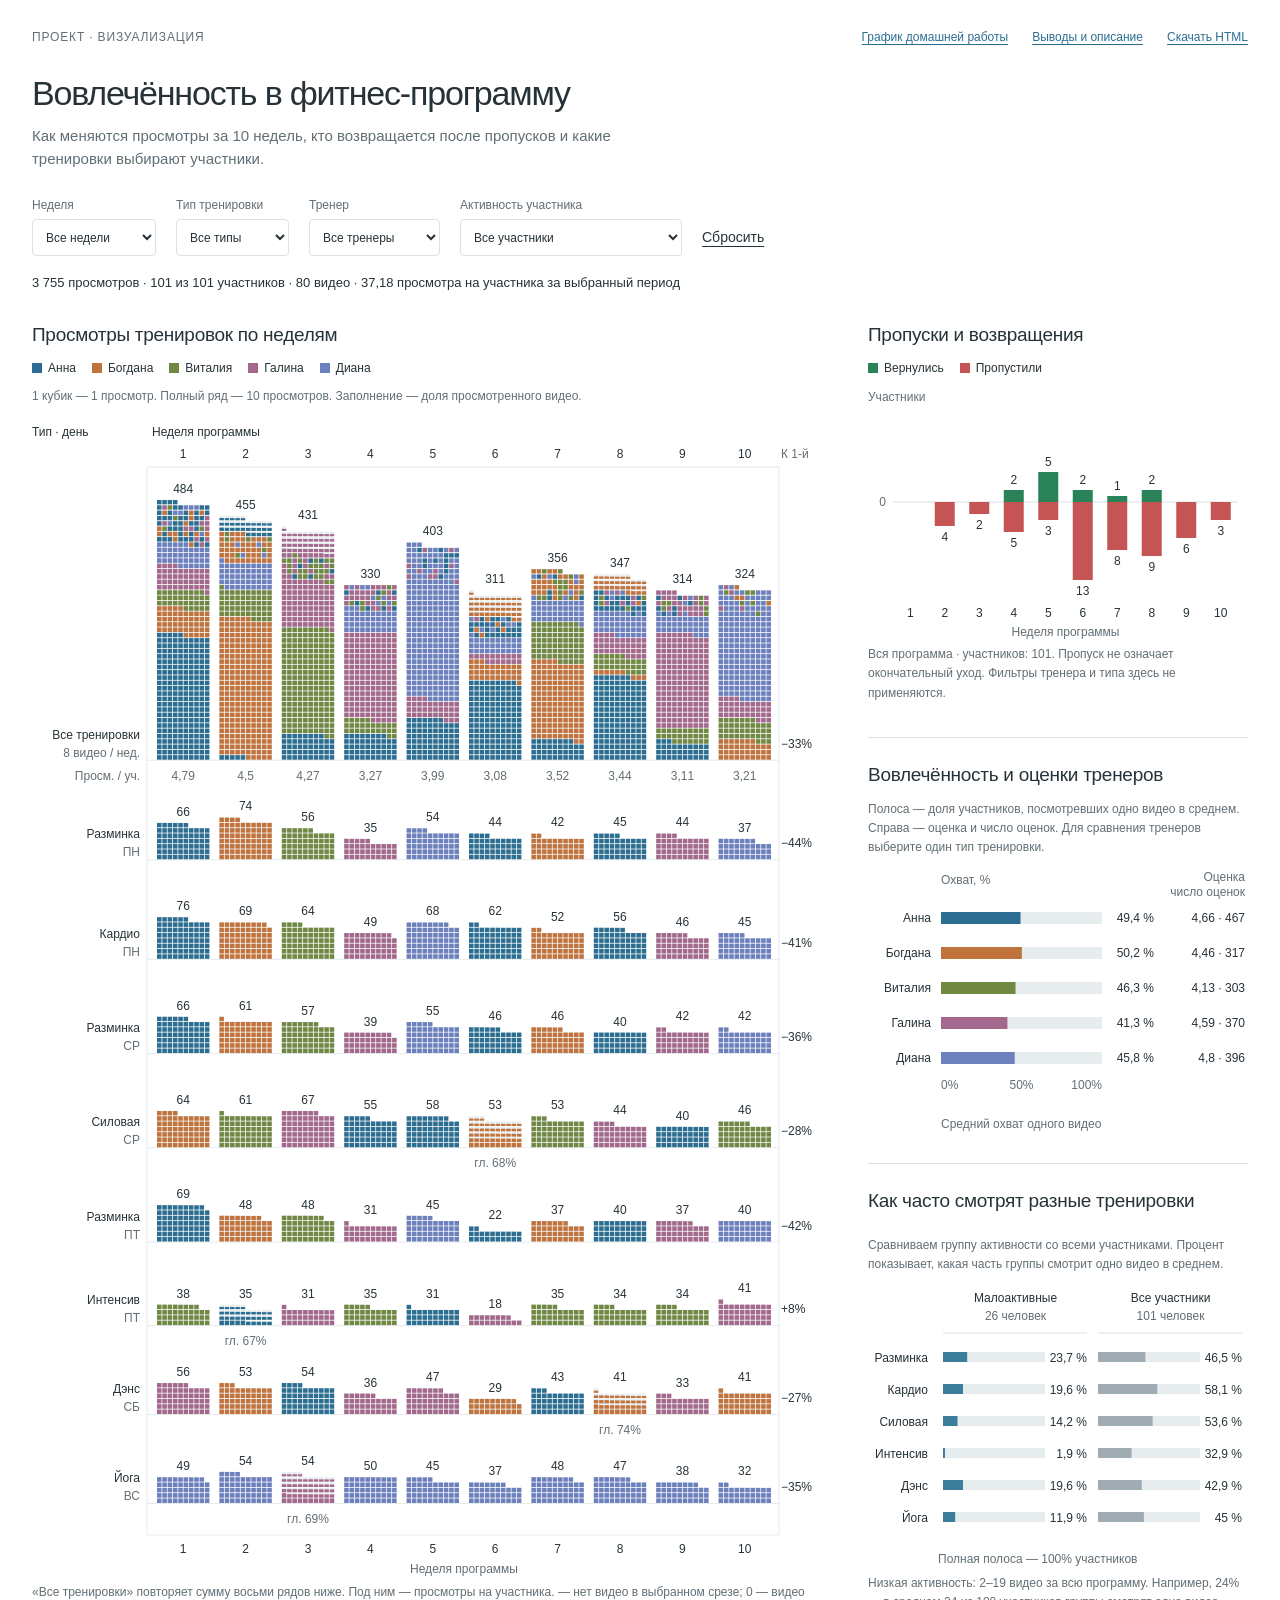
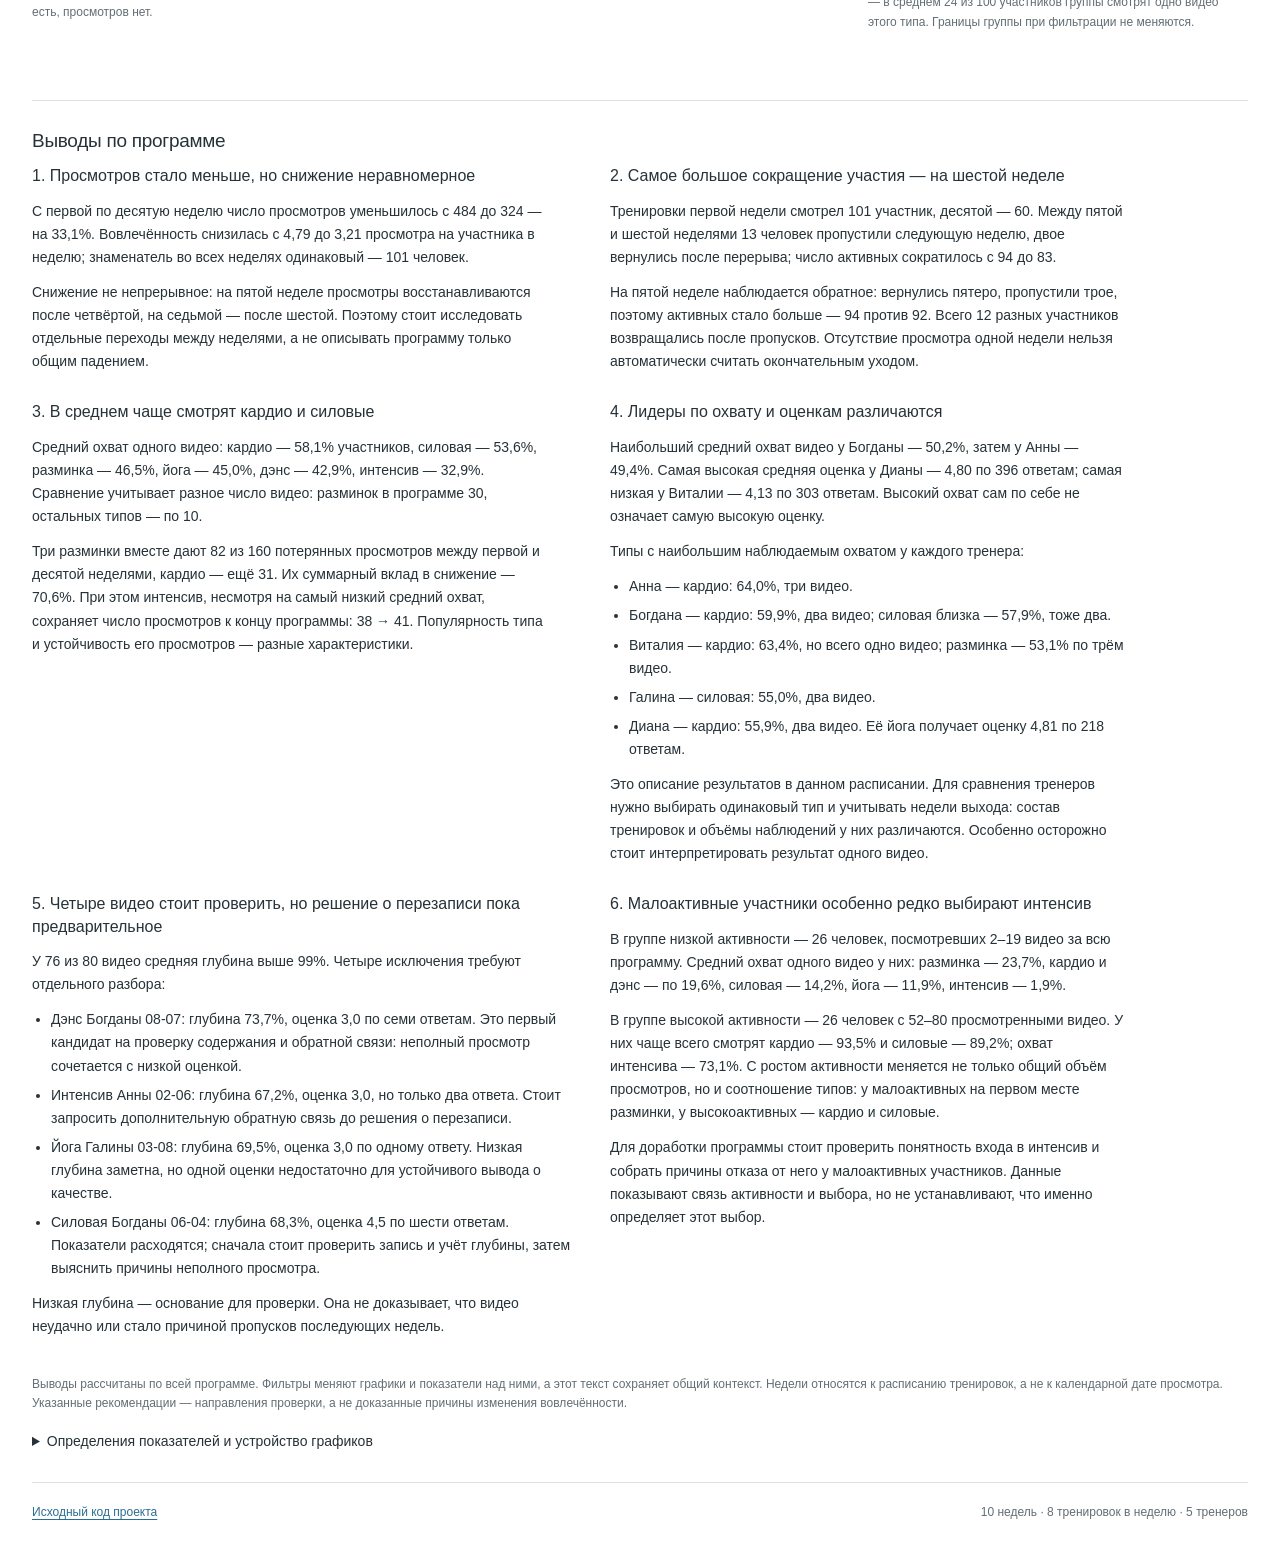
<file: fitness-project/index.html>
<!doctype html>
<html lang="ru">
<head>
<meta charset="utf-8">
<meta name="viewport" content="width=device-width,initial-scale=1">
<meta name="description" content="Просмотры, пропуски и возвращения участников, оценки тренеров и предпочтения в 10-недельной фитнес-программе.">
<title>Фитнес-программа — вовлечённость участников</title>
<style>:root{color-scheme:light dark;--paper:light-dark(#fff,#191c1e);--ink:light-dark(#263238,#e6ebee);--muted:light-dark(#626e75,#adb8bf);--line:light-dark(#dbe1e4,#3b454c);--track:light-dark(#e7ecef,#3a444b);--active:light-dark(#e8f0f5,#273e4a);--c1:light-dark(#2c6e91,#86b3d4);--c2:light-dark(#c1733d,#e3a06c);--c3:light-dark(#718843,#a4bc75);--c4:light-dark(#a3688b,#cf9cbc);--c5:light-dark(#6c80bd,#a2afe0);--green:light-dark(#298258,#6dc795);--red:light-dark(#c55454,#ec9090);--low:light-dark(#3c7d9c,#83bada);--all:light-dark(#a0abb2,#778790)}
*{box-sizing:border-box}html{scroll-behavior:auto}body{margin:0;background:var(--paper);color:var(--ink);font:14px/1.5 -apple-system,BlinkMacSystemFont,"Segoe UI",Arial,sans-serif}main{max-width:1536px;margin:0 auto;padding:28px 32px 40px}nav{display:flex;flex-wrap:wrap;gap:10px 24px;align-items:center;margin-bottom:28px;font-size:12px}nav span{margin-right:auto;letter-spacing:.07em;color:var(--muted)}a{color:var(--c1);text-underline-offset:3px}h1{font-size:34px;line-height:1.15;letter-spacing:-.035em;font-weight:500;margin:0 0 12px}h2{font-size:19px;line-height:1.3;letter-spacing:-.015em;font-weight:500;margin:0 0 12px}.intro{font-size:15px;color:var(--muted);margin:0 0 26px;max-width:78ch}.filters{display:flex;flex-wrap:wrap;align-items:flex-end;gap:14px 20px}.filters label{display:grid;gap:5px;font-size:12px;color:var(--muted)}select,button{font:inherit;color:var(--ink);background:var(--paper)}select{border:1px solid var(--line);border-radius:4px;padding:8px 28px 8px 9px;max-width:100%;min-height:37px}.filters button{border:0;text-decoration:underline;text-underline-offset:4px;padding:8px 0;min-height:37px;cursor:pointer}#scope{font-size:13px;margin:17px 0 30px;font-variant-numeric:tabular-nums}.dashboard{display:grid;grid-template-columns:minmax(0,1fr) 380px;gap:38px;align-items:start}.primary,.support{min-width:0}.support{margin-bottom:34px}.support+.support{padding-top:25px;border-top:1px solid var(--line)}.legend{display:flex;flex-wrap:wrap;gap:7px 16px;align-items:center;margin-bottom:10px;font-size:12px}.legend span,.legend button{display:inline-flex;align-items:center;gap:6px}.legend button{padding:0;border:0;cursor:pointer}.legend button[aria-pressed="true"]{text-decoration:underline;text-underline-offset:5px}.swatch{width:10px;height:10px;display:inline-block;flex-shrink:0;background:var(--color)}.returned{background:var(--green)}.missed{background:var(--red)}.caption{color:var(--muted);font-size:12px;margin:8px 0 12px;line-height:1.6}.chart{width:100%;min-width:0}.chart svg{display:block;width:100%;overflow:visible}.chart text{fill:var(--ink);font:12px -apple-system,BlinkMacSystemFont,"Segoe UI",Arial,sans-serif;font-variant-numeric:tabular-nums}.chart text.muted{fill:var(--muted)}.chart .emphasis{font-weight:500}.chart a{text-decoration:none;color:var(--ink);cursor:pointer}.chart a:focus-visible rect[data-hit]{stroke:var(--ink);stroke-width:2}.chart .week-selected{fill:var(--active)}.notes{margin-top:34px;border-top:1px solid var(--line);padding-top:28px}.findings-grid{display:grid;grid-template-columns:repeat(2,minmax(0,1fr));gap:0 36px;max-width:1120px}.findings-grid p{margin:0 0 18px;max-width:66ch}.findings-grid strong{font-weight:500}details{max-width:105ch;margin-top:18px}summary{cursor:pointer;font-weight:500}details p{font-size:13px;line-height:1.75;color:var(--muted)}footer{display:flex;flex-wrap:wrap;justify-content:space-between;gap:12px;border-top:1px solid var(--line);padding-top:20px;margin-top:30px;font-size:12px;color:var(--muted)}#tooltip{position:fixed;z-index:20;pointer-events:none;max-width:min(320px,calc(100vw - 24px));background:var(--paper);color:var(--ink);border:1px solid var(--line);border-radius:5px;padding:10px 12px;box-shadow:0 5px 20px #0002;font-size:12px;line-height:1.6;white-space:pre-line}.sr-only{position:absolute;width:1px;height:1px;padding:0;margin:-1px;overflow:hidden;clip:rect(0,0,0,0);white-space:nowrap;border:0}button:focus-visible,select:focus-visible,a:focus-visible{outline:2px solid var(--c1);outline-offset:4px}
@media(max-width:1220px){.dashboard{grid-template-columns:minmax(0,1fr)}aside{display:grid;grid-template-columns:repeat(2,minmax(0,1fr));gap:28px}.support,.support+.support{margin:0;padding:0;border:0}.support:last-child{grid-column:1/-1;max-width:740px}.primary{padding-bottom:22px;border-bottom:1px solid var(--line)}}
@media(max-width:700px){main{padding:20px 16px 30px}h1{font-size:28px}nav{gap:8px 16px;margin-bottom:23px}nav span{flex-basis:100%}.filters{display:grid;grid-template-columns:repeat(2,minmax(0,1fr));gap:12px}.filters label{min-width:0}select{width:100%;padding-right:18px}.filters button{justify-self:start}aside{grid-template-columns:minmax(0,1fr);gap:30px}.support+.support{padding-top:24px;border-top:1px solid var(--line)}.support:last-child{grid-column:auto}.findings-grid{grid-template-columns:minmax(0,1fr)}.dashboard{gap:24px}#scope{margin-bottom:25px}h2{font-size:18px}}
@media(pointer:coarse){select,.filters button{min-height:44px}.legend button{min-height:36px}}
@media print{.filters,nav,footer,details,#tooltip{display:none}main{max-width:none;padding:0}body{color-scheme:light}.dashboard{grid-template-columns:minmax(0,1fr) 350px;gap:24px}.notes{break-before:page}.caption{color:var(--muted)}}

.finding{min-width:0;margin-bottom:16px}.finding h3{font-size:16px;line-height:1.4;font-weight:500;margin:0 0 12px}.finding p,.finding li{font-size:14px;line-height:1.65}.finding p{margin:0 0 12px}.finding ul{margin:0 0 12px;padding-left:19px}.finding li{margin-bottom:6px}.finding strong{font-weight:500}
</style>
</head>
<body>
<main id="fitness-project">
<header>
<nav aria-label="Материалы"><span>ПРОЕКТ · ВИЗУАЛИЗАЦИЯ</span><a href="../fitness/">График домашней работы</a><a href="#findings">Выводы и описание</a><a href="index.html" download="Фитнес_Проект.html">Скачать HTML</a></nav>
<h1>Вовлечённость в фитнес-программу</h1>
<p class="intro">Как меняются просмотры за 10 недель, кто возвращается после пропусков и какие тренировки выбирают участники.</p>
<div class="filters" aria-label="Фильтры дашборда">
<label>Неделя<select id="filter-week"><option value="0">Все недели</option></select></label>
<label>Тип тренировки<select id="filter-kind"><option value="0">Все типы</option></select></label>
<label>Тренер<select id="filter-coach"><option value="0">Все тренеры</option></select></label>
<label>Активность участника<select id="filter-cohort"><option value="0">Все участники</option></select></label>
<button type="button" id="reset">Сбросить</button>
</div>
<p id="scope" aria-live="polite"></p>
</header>
<div class="dashboard">
<section class="primary" aria-labelledby="main-title">
<h2 id="main-title">Просмотры тренировок по неделям</h2>
<div id="coach-key" class="legend" aria-label="Тренеры"></div>
<p class="caption">1 кубик — 1 просмотр. Полный ряд — 10 просмотров. Заполнение — доля просмотренного видео.</p>
<div id="main-chart" class="chart"></div>
<p class="caption">«Все тренировки» повторяет сумму восьми рядов ниже. Под ним — просмотры на участника. — нет видео в выбранном срезе; 0 — видео есть, просмотров нет.</p>
</section>
<aside aria-label="Дополнительные графики">
<section class="support" aria-labelledby="flow-title">
<h2 id="flow-title">Пропуски и возвращения</h2>
<div class="legend"><span><i class="swatch returned"></i>Вернулись</span><span><i class="swatch missed"></i>Пропустили</span></div>
<div id="flow-chart" class="chart"></div>
<p class="caption" id="flow-caption"></p>
</section>
<section class="support" aria-labelledby="ratings-title">
<h2 id="ratings-title">Вовлечённость и оценки тренеров</h2>
<p class="caption">Полоса — доля участников, посмотревших одно видео в среднем. Справа — оценка и число оценок. Для сравнения тренеров выберите один тип тренировки.</p>
<div id="ratings-chart" class="chart"></div>
</section>
<section class="support" aria-labelledby="preference-title">
<h2 id="preference-title">Как часто смотрят разные тренировки</h2>
<div id="preference-key" class="legend"></div>
<p class="caption">Сравниваем группу активности со всеми участниками. Процент показывает, какая часть группы смотрит одно видео в среднем.</p>
<div id="preference-chart" class="chart"></div>
<p class="caption" id="preference-caption"></p>
</section>
</aside>
</div>
<section id="findings" class="notes">
<h2>Выводы по программе</h2>
<div class="findings-grid">
<article class="finding" data-question="1">
<h3>1. Просмотров стало меньше, но снижение неравномерное</h3>
<p>С первой по десятую неделю число просмотров уменьшилось с 484 до 324 — на 33,1%. Вовлечённость снизилась с 4,79 до 3,21 просмотра на участника в неделю; знаменатель во всех неделях одинаковый — 101 человек.</p>
<p>Снижение не непрерывное: на пятой неделе просмотры восстанавливаются после четвёртой, на седьмой — после шестой. Поэтому стоит исследовать отдельные переходы между неделями, а не описывать программу только общим падением.</p>
</article>
<article class="finding" data-question="1">
<h3>2. Самое большое сокращение участия — на шестой неделе</h3>
<p>Тренировки первой недели смотрел 101 участник, десятой — 60. Между пятой и шестой неделями 13 человек пропустили следующую неделю, двое вернулись после перерыва; число активных сократилось с 94 до 83.</p>
<p>На пятой неделе наблюдается обратное: вернулись пятеро, пропустили трое, поэтому активных стало больше — 94 против 92. Всего 12 разных участников возвращались после пропусков. Отсутствие просмотра одной недели нельзя автоматически считать окончательным уходом.</p>
</article>
<article class="finding" data-question="2">
<h3>3. В среднем чаще смотрят кардио и силовые</h3>
<p>Средний охват одного видео: кардио — 58,1% участников, силовая — 53,6%, разминка — 46,5%, йога — 45,0%, дэнс — 42,9%, интенсив — 32,9%. Сравнение учитывает разное число видео: разминок в программе 30, остальных типов — по 10.</p>
<p>Три разминки вместе дают 82 из 160 потерянных просмотров между первой и десятой неделями, кардио — ещё 31. Их суммарный вклад в снижение — 70,6%. При этом интенсив, несмотря на самый низкий средний охват, сохраняет число просмотров к концу программы: 38 → 41. Популярность типа и устойчивость его просмотров — разные характеристики.</p>
</article>
<article class="finding" data-question="3">
<h3>4. Лидеры по охвату и оценкам различаются</h3>
<p>Наибольший средний охват видео у Богданы — 50,2%, затем у Анны — 49,4%. Самая высокая средняя оценка у Дианы — 4,80 по 396 ответам; самая низкая у Виталии — 4,13 по 303 ответам. Высокий охват сам по себе не означает самую высокую оценку.</p>
<p>Типы с наибольшим наблюдаемым охватом у каждого тренера:</p>
<ul>
<li>Анна — кардио: 64,0%, три видео.</li>
<li>Богдана — кардио: 59,9%, два видео; силовая близка — 57,9%, тоже два.</li>
<li>Виталия — кардио: 63,4%, но всего одно видео; разминка — 53,1% по трём видео.</li>
<li>Галина — силовая: 55,0%, два видео.</li>
<li>Диана — кардио: 55,9%, два видео. Её йога получает оценку 4,81 по 218 ответам.</li>
</ul>
<p>Это описание результатов в данном расписании. Для сравнения тренеров нужно выбирать одинаковый тип и учитывать недели выхода: состав тренировок и объёмы наблюдений у них различаются. Особенно осторожно стоит интерпретировать результат одного видео.</p>
</article>
<article class="finding" data-question="4">
<h3>5. Четыре видео стоит проверить, но решение о перезаписи пока предварительное</h3>
<p>У 76 из 80 видео средняя глубина выше 99%. Четыре исключения требуют отдельного разбора:</p>
<ul>
<li><strong>Дэнс Богданы 08-07:</strong> глубина 73,7%, оценка 3,0 по семи ответам. Это первый кандидат на проверку содержания и обратной связи: неполный просмотр сочетается с низкой оценкой.</li>
<li><strong>Интенсив Анны 02-06:</strong> глубина 67,2%, оценка 3,0, но только два ответа. Стоит запросить дополнительную обратную связь до решения о перезаписи.</li>
<li><strong>Йога Галины 03-08:</strong> глубина 69,5%, оценка 3,0 по одному ответу. Низкая глубина заметна, но одной оценки недостаточно для устойчивого вывода о качестве.</li>
<li><strong>Силовая Богданы 06-04:</strong> глубина 68,3%, оценка 4,5 по шести ответам. Показатели расходятся; сначала стоит проверить запись и учёт глубины, затем выяснить причины неполного просмотра.</li>
</ul>
<p>Низкая глубина — основание для проверки. Она не доказывает, что видео неудачно или стало причиной пропусков последующих недель.</p>
</article>
<article class="finding" data-question="5">
<h3>6. Малоактивные участники особенно редко выбирают интенсив</h3>
<p>В группе низкой активности — 26 человек, посмотревших 2–19 видео за всю программу. Средний охват одного видео у них: разминка — 23,7%, кардио и дэнс — по 19,6%, силовая — 14,2%, йога — 11,9%, интенсив — 1,9%.</p>
<p>В группе высокой активности — 26 человек с 52–80 просмотренными видео. У них чаще всего смотрят кардио — 93,5% и силовые — 89,2%; охват интенсива — 73,1%. С ростом активности меняется не только общий объём просмотров, но и соотношение типов: у малоактивных на первом месте разминки, у высокоактивных — кардио и силовые.</p>
<p>Для доработки программы стоит проверить понятность входа в интенсив и собрать причины отказа от него у малоактивных участников. Данные показывают связь активности и выбора, но не устанавливают, что именно определяет этот выбор.</p>
</article>
</div>
<p class="caption">Выводы рассчитаны по всей программе. Фильтры меняют графики и показатели над ними, а этот текст сохраняет общий контекст. Недели относятся к расписанию тренировок, а не к календарной дате просмотра. Указанные рекомендации — направления проверки, а не доказанные причины изменения вовлечённости.</p>

<details><summary>Определения показателей и устройство графиков</summary>
<p>Источник — учебный файл «Онлайн-тренировки, 10 недель--954768701.xlsx»: 3 755 записей о просмотрах, 101 участник, 80 тренировок. Частица основного графика — один просмотр. Неделя, день и тип задают положение; цвет показывает тренера, заполнение — глубину. Фигуры сложены снизу вверх, неполные просмотры собраны рядом наверху.</p>
<p>Вовлечённость — число просмотров / число участников выбранной группы. Для всех участников знаменатель 101. Активные — уникальные участники с хотя бы одним просмотром в выбранном срезе. Отдельного списка записавшихся без просмотров в файле нет.</p>
<p>Пропустили — смотрели тренировки предыдущей недели программы, но не текущей. Вернулись — снова смотрят тренировки после хотя бы одного пропуска. В первую неделю все 101 участник уже имеют просмотры; первая неделя не считается возвращением. На графике переходов всегда учитывается вся программа выбранной группы участников: фильтры тренера и типа на эти переходы не влияют. Выбор недели выделяет её и фильтрует остальные графики.</p>
<p>Группы активности определены числом просмотренных видео за всю программу. Нижний квартиль с учётом одинаковых значений — 2–19 видео (26 человек); средняя группа — 20–51 (49 человек); верхний квартиль — 52–80 (26 человек). Группы не меняются при фильтрации недель, тренеров и типов.</p>
<p>Сравнение предпочтений: просмотры / (число участников группы × число видео типа в выбранном срезе). Левая колонка с голубыми полосами — выбранная группа активности; по умолчанию низкая. Правая с серыми полосами — все 101 участник в тех же условиях. Обе колонки используют шкалу от 0 до 100%. Разминок 30, остальных типов по 10; нормирование устраняет разницу числа доступных видео. Нажатие на полосу выбирает тип и соответствующую группу участников.</p>
<p>Средний охват видео тренера — просмотры / (число участников группы × число видео тренера в срезе). Он учитывает разное число записанных видео. Оценки усредняются по поставленным оценкам; пропуски не заменяются нулями. Из 3 755 просмотров оценка есть у 1 853. Разные тренеры ведут разные типы тренировок, поэтому общая оценка и общий охват сами по себе не определяют лучшего тренера. Оценки, глубина и число просмотров помогают выбрать видео для проверки, но не доказывают причину снижения интереса.</p>
<p>Недели и дни относятся к расписанию контента, а не к календарным неделям фактического просмотра. Пропуск не означает окончательный уход. Единица длительности в источнике явно не указана. Для публичной версии используются обезличенные распределения глубины с шагом 0,1 процентного пункта и агрегированные счётчики; исходные ID и связанная история участников не публикуются.</p>
<p>Нажатие на неделю, тип или тренера меняет связанные графики. Повторное нажатие снимает выбор; кнопка «Сбросить» очищает все условия. Tab переводит фокус между элементами, Enter выбирает срез; в основном графике стрелки влево и вправо перебирают просмотры, Home и End выбирают крайние, Escape закрывает подсказку.</p>
</details>
</section>
<footer><a href="https://github.com/yarosanru/lavka-dashboard/tree/main/fitness-project">Исходный код проекта</a><span>10 недель · 8 тренировок в неделю · 5 тренеров</span></footer>
<div id="tooltip" role="tooltip" hidden></div>
<div id="live" class="sr-only" aria-live="polite"></div>
<script type="application/json" id="project-data">{"version":1,"participants":101,"coaches":["Анна","Богдана","Виталия","Галина","Диана"],"kinds":["Разминка","Кардио","Силовая","Интенсив","Дэнс","Йога"],"cohorts":[{"id":0,"label":"Все участники","n":101,"min":2,"max":80},{"id":1,"label":"Низкая активность","n":26,"min":2,"max":19},{"id":2,"label":"Средняя активность","n":49,"min":20,"max":51},{"id":3,"label":"Высокая активность","n":26,"min":52,"max":80}],"workouts":[{"code":"01-01","week":1,"slot":1,"day":"пн","kind":1,"coach":1,"duration":9.42,"hist":[[[0.952,5,1],[0.958,4,1],[0.963,null,1],[0.973,null,1],[0.991,null,1],[1.0,null,8],[1.0,4,1],[1.0,5,4]],[[0.951,5,1],[0.971,null,1],[0.989,4,1],[0.992,null,1],[1.0,null,11],[1.0,3,1],[1.0,4,3],[1.0,5,10]],[[0.964,null,1],[0.972,null,1],[0.984,null,1],[0.995,5,1],[0.996,5,1],[0.997,5,1],[1.0,null,6],[1.0,4,2],[1.0,5,5]]]},{"code":"01-02","week":1,"slot":2,"day":"пн","kind":2,"coach":1,"duration":10.52,"hist":[[[0.976,5,1],[1.0,null,4],[1.0,4,2],[1.0,5,6]],[[0.95,5,1],[0.965,5,1],[0.968,4,1],[1.0,null,21],[1.0,3,2],[1.0,4,3],[1.0,5,10]],[[0.961,5,1],[0.971,5,1],[0.976,5,1],[0.994,5,1],[1.0,null,11],[1.0,3,1],[1.0,4,2],[1.0,5,6]]]},{"code":"01-03","week":1,"slot":3,"day":"ср","kind":1,"coach":1,"duration":8.59,"hist":[[[0.951,5,1],[1.0,null,7],[1.0,5,7]],[[0.952,5,1],[0.958,5,1],[0.959,4,1],[0.966,null,1],[0.966,5,1],[0.967,null,1],[1.0,null,8],[1.0,4,6],[1.0,5,9]],[[0.967,null,1],[0.976,4,1],[0.996,5,1],[1.0,null,12],[1.0,3,1],[1.0,4,2],[1.0,5,4]]]},{"code":"01-04","week":1,"slot":4,"day":"ср","kind":3,"coach":2,"duration":15.35,"hist":[[[1.0,null,4],[1.0,3,1],[1.0,4,1],[1.0,5,5]],[[0.959,4,1],[0.961,4,1],[0.966,5,1],[0.977,5,1],[0.999,null,1],[1.0,null,15],[1.0,4,5],[1.0,5,4]],[[0.964,5,1],[0.971,4,1],[0.979,null,1],[0.982,null,1],[0.986,null,1],[0.988,null,1],[0.988,5,1],[0.99,null,1],[0.994,5,1],[1.0,null,7],[1.0,4,3],[1.0,5,5]]]},{"code":"01-05","week":1,"slot":5,"day":"пт","kind":1,"coach":1,"duration":11.04,"hist":[[[0.951,null,1],[0.965,4,1],[0.97,5,1],[1.0,null,8],[1.0,3,1],[1.0,4,2],[1.0,5,2]],[[0.956,null,1],[0.992,3,1],[1.0,null,11],[1.0,4,5],[1.0,5,12]],[[0.955,null,1],[0.969,null,1],[0.986,4,1],[0.992,null,1],[1.0,null,13],[1.0,5,6]]]},{"code":"01-06","week":1,"slot":6,"day":"пт","kind":4,"coach":3,"duration":18.03,"hist":[[[0.977,null,1],[1.0,null,1]],[[0.957,5,1],[1.0,null,6],[1.0,3,1],[1.0,4,7]],[[0.967,3,1],[0.973,3,1],[1.0,null,9],[1.0,2,1],[1.0,3,1],[1.0,4,5],[1.0,5,3]]]},{"code":"01-07","week":1,"slot":7,"day":"сб","kind":5,"coach":4,"duration":22.41,"hist":[[[0.969,null,1],[0.972,5,1],[0.974,null,1],[0.992,null,1],[0.997,null,1],[1.0,null,2],[1.0,4,1],[1.0,5,3]],[[0.969,null,1],[0.973,null,1],[0.976,4,1],[1.0,null,10],[1.0,3,1],[1.0,4,3],[1.0,5,8]],[[0.958,5,1],[0.965,5,1],[0.991,5,1],[1.0,null,8],[1.0,3,1],[1.0,4,2],[1.0,5,6]]]},{"code":"01-08","week":1,"slot":8,"day":"вс","kind":6,"coach":5,"duration":28.22,"hist":[[[1.0,null,2],[1.0,5,4]],[[0.954,null,1],[0.962,5,1],[0.963,5,1],[0.98,5,1],[1.0,null,6],[1.0,4,1],[1.0,5,10]],[[0.954,5,1],[0.955,null,1],[0.972,null,1],[1.0,null,10],[1.0,5,9]]]},{"code":"02-01","week":2,"slot":1,"day":"пн","kind":1,"coach":2,"duration":11.08,"hist":[[[0.951,4,1],[0.972,null,1],[1.0,null,9],[1.0,4,2],[1.0,5,4]],[[0.983,5,1],[1.0,null,17],[1.0,3,1],[1.0,4,4],[1.0,5,11]],[[0.985,null,1],[0.986,null,1],[1.0,null,9],[1.0,4,4],[1.0,5,8]]]},{"code":"02-02","week":2,"slot":2,"day":"пн","kind":2,"coach":2,"duration":13.74,"hist":[[[0.957,null,1],[1.0,null,9],[1.0,4,2],[1.0,5,1]],[[0.955,null,1],[0.969,null,1],[0.996,4,1],[1.0,null,16],[1.0,4,6],[1.0,5,6]],[[0.954,5,1],[0.963,5,1],[0.966,5,1],[0.982,null,1],[0.982,3,1],[0.992,null,1],[0.995,null,1],[1.0,null,9],[1.0,3,4],[1.0,4,2],[1.0,5,3]]]},{"code":"02-03","week":2,"slot":3,"day":"ср","kind":1,"coach":2,"duration":9.29,"hist":[[[0.983,null,1],[0.984,null,1],[1.0,null,5],[1.0,3,1],[1.0,4,3],[1.0,5,5]],[[0.956,null,1],[0.986,null,1],[1.0,null,13],[1.0,4,8],[1.0,5,3]],[[1.0,null,7],[1.0,4,3],[1.0,5,9]]]},{"code":"02-04","week":2,"slot":4,"day":"ср","kind":3,"coach":3,"duration":15.01,"hist":[[[1.0,null,2],[1.0,3,1],[1.0,4,3],[1.0,5,1]],[[0.953,null,1],[0.955,3,1],[0.961,4,1],[1.0,null,11],[1.0,3,4],[1.0,4,3],[1.0,5,10]],[[0.957,5,1],[0.977,null,1],[0.992,null,1],[1.0,null,12],[1.0,4,5],[1.0,5,3]]]},{"code":"02-05","week":2,"slot":5,"day":"пт","kind":1,"coach":2,"duration":9.57,"hist":[[[0.996,5,1],[1.0,null,3],[1.0,3,1],[1.0,4,2],[1.0,5,2]],[[0.95,5,1],[0.957,null,1],[0.97,null,1],[0.993,5,1],[0.995,5,1],[0.998,5,1],[1.0,null,9],[1.0,4,2],[1.0,5,5]],[[0.955,null,1],[0.962,null,1],[0.982,5,1],[0.997,null,1],[0.997,5,1],[1.0,null,5],[1.0,3,1],[1.0,4,2],[1.0,5,4]]]},{"code":"02-06","week":2,"slot":6,"day":"пт","kind":4,"coach":1,"duration":18.16,"hist":[[[0.685,null,1],[1.0,null,1]],[[0.477,null,1],[0.477,3,1],[0.597,null,1],[0.611,null,1],[0.63,null,1],[0.646,null,1],[0.656,null,1],[0.659,null,1],[0.683,null,1],[0.731,null,1],[0.743,null,1]],[[0.463,null,1],[0.47,null,1],[0.496,null,1],[0.512,null,1],[0.515,null,1],[0.538,null,1],[0.542,null,1],[0.571,null,1],[0.575,null,1],[0.587,null,1],[0.61,null,1],[0.645,null,1],[0.686,null,1],[0.698,null,1],[0.733,null,1],[0.739,null,1],[0.763,null,1],[0.764,null,1],[1.0,null,3],[1.0,3,1]]]},{"code":"02-07","week":2,"slot":7,"day":"сб","kind":5,"coach":2,"duration":25.6,"hist":[[[0.952,5,1],[0.975,4,1],[0.994,null,1],[1.0,null,4],[1.0,4,1],[1.0,5,3]],[[0.96,4,1],[0.971,4,1],[0.977,5,1],[0.98,null,1],[0.983,null,1],[0.999,null,1],[1.0,null,9],[1.0,3,1],[1.0,4,5],[1.0,5,3]],[[0.97,4,1],[0.972,3,1],[0.996,null,1],[1.0,null,5],[1.0,3,3],[1.0,4,3],[1.0,5,4]]]},{"code":"02-08","week":2,"slot":8,"day":"вс","kind":6,"coach":5,"duration":26.21,"hist":[[[1.0,null,5],[1.0,5,2]],[[0.985,null,1],[1.0,null,17],[1.0,4,1],[1.0,5,7]],[[0.969,4,1],[0.971,null,1],[0.99,null,1],[1.0,null,6],[1.0,4,2],[1.0,5,10]]]},{"code":"03-01","week":3,"slot":1,"day":"пн","kind":1,"coach":3,"duration":11.04,"hist":[[[0.957,4,1],[1.0,null,7],[1.0,3,1],[1.0,4,2]],[[0.968,null,1],[0.98,5,1],[1.0,null,10],[1.0,2,2],[1.0,3,2],[1.0,4,8],[1.0,5,4]],[[0.956,null,1],[0.977,4,1],[0.991,5,1],[1.0,null,7],[1.0,3,1],[1.0,4,2],[1.0,5,4]]]},{"code":"03-02","week":3,"slot":2,"day":"пн","kind":2,"coach":3,"duration":12.57,"hist":[[[1.0,null,2],[1.0,4,3],[1.0,5,1]],[[0.964,5,1],[0.983,4,1],[0.986,null,1],[0.99,4,1],[1.0,null,13],[1.0,2,2],[1.0,3,2],[1.0,4,8],[1.0,5,5]],[[1.0,null,9],[1.0,3,2],[1.0,4,7],[1.0,5,6]]]},{"code":"03-03","week":3,"slot":3,"day":"ср","kind":1,"coach":3,"duration":9.52,"hist":[[[0.965,4,1],[0.998,null,1],[1.0,null,6],[1.0,4,1],[1.0,5,1]],[[0.959,null,1],[0.966,4,1],[0.975,null,1],[0.978,2,1],[0.995,null,1],[1.0,null,11],[1.0,3,4],[1.0,4,6],[1.0,5,2]],[[0.954,5,1],[0.97,null,1],[1.0,null,10],[1.0,4,1],[1.0,5,6]]]},{"code":"03-04","week":3,"slot":4,"day":"ср","kind":3,"coach":4,"duration":16.17,"hist":[[[0.975,null,1],[1.0,null,5],[1.0,4,1]],[[0.953,5,1],[0.968,null,1],[0.996,null,1],[1.0,null,14],[1.0,3,2],[1.0,4,6],[1.0,5,10]],[[0.953,null,1],[0.955,4,1],[0.955,5,1],[0.962,null,1],[0.976,5,1],[0.989,null,1],[1.0,null,8],[1.0,4,5],[1.0,5,6]]]},{"code":"03-05","week":3,"slot":5,"day":"пт","kind":1,"coach":3,"duration":10.48,"hist":[[[0.965,null,1],[0.995,null,1],[0.996,4,1],[1.0,null,5],[1.0,4,2],[1.0,5,1]],[[1.0,null,8],[1.0,3,4],[1.0,4,4],[1.0,5,5]],[[0.969,2,1],[0.984,null,1],[1.0,null,5],[1.0,3,2],[1.0,4,3],[1.0,5,4]]]},{"code":"03-06","week":3,"slot":6,"day":"пт","kind":4,"coach":4,"duration":15.45,"hist":[[],[[0.953,5,1],[0.954,5,1],[0.965,null,1],[0.988,5,1],[1.0,null,6],[1.0,4,2],[1.0,5,1]],[[0.952,3,1],[0.972,4,1],[0.983,5,1],[0.985,null,1],[0.996,5,1],[1.0,null,6],[1.0,4,3],[1.0,5,4]]]},{"code":"03-07","week":3,"slot":7,"day":"сб","kind":5,"coach":1,"duration":20.31,"hist":[[[0.961,null,1],[1.0,null,5],[1.0,5,1]],[[0.958,null,1],[0.974,4,1],[0.995,5,1],[1.0,null,11],[1.0,4,6],[1.0,5,7]],[[0.976,null,1],[0.993,null,1],[1.0,null,9],[1.0,3,1],[1.0,5,8]]]},{"code":"03-08","week":3,"slot":8,"day":"вс","kind":6,"coach":4,"duration":28.43,"hist":[[[0.459,null,1],[0.538,null,1],[0.672,null,1],[0.716,null,1],[0.718,null,1],[0.735,null,1],[1.0,null,1]],[[0.457,null,1],[0.467,null,1],[0.5,null,1],[0.504,null,1],[0.511,null,1],[0.527,null,1],[0.528,null,1],[0.538,null,1],[0.556,null,1],[0.558,null,1],[0.562,null,1],[0.565,null,1],[0.604,null,1],[0.606,null,1],[0.644,null,1],[0.678,null,1],[0.682,null,1],[0.694,null,1],[0.707,null,1],[0.732,null,1],[0.739,null,1],[0.752,null,1],[0.782,null,1],[0.783,null,1],[0.989,null,1],[1.0,null,3],[1.0,3,1]],[[0.496,null,1],[0.535,null,1],[0.545,null,1],[0.555,null,1],[0.595,null,1],[0.599,null,1],[0.608,null,1],[0.614,null,1],[0.63,null,1],[0.666,null,1],[0.681,null,1],[0.7,null,1],[0.782,null,1],[1.0,null,5]]]},{"code":"04-01","week":4,"slot":1,"day":"пн","kind":1,"coach":4,"duration":10.69,"hist":[[[0.968,null,1],[1.0,4,2]],[[0.97,5,1],[0.971,null,1],[1.0,null,7],[1.0,4,3],[1.0,5,4]],[[0.985,5,1],[1.0,null,4],[1.0,3,1],[1.0,4,2],[1.0,5,8]]]},{"code":"04-02","week":4,"slot":2,"day":"пн","kind":2,"coach":4,"duration":14.64,"hist":[[[0.975,5,1],[1.0,null,4],[1.0,4,1],[1.0,5,2]],[[0.952,4,1],[0.964,null,1],[0.978,null,1],[1.0,null,8],[1.0,3,1],[1.0,4,3],[1.0,5,5]],[[0.988,5,1],[1.0,null,8],[1.0,4,1],[1.0,5,11]]]},{"code":"04-03","week":4,"slot":3,"day":"ср","kind":1,"coach":4,"duration":9.52,"hist":[[[0.972,4,1],[1.0,null,3],[1.0,3,1],[1.0,5,2]],[[0.957,5,1],[0.974,null,1],[1.0,null,4],[1.0,4,3],[1.0,5,5]],[[0.953,3,1],[0.956,null,1],[0.962,5,1],[0.972,null,1],[0.983,null,1],[0.99,4,1],[0.997,5,1],[1.0,null,5],[1.0,3,1],[1.0,4,2],[1.0,5,3]]]},{"code":"04-04","week":4,"slot":4,"day":"ср","kind":3,"coach":1,"duration":16.92,"hist":[[[0.964,null,1],[0.988,null,1],[0.99,null,1],[1.0,null,1],[1.0,5,1]],[[0.969,null,1],[0.972,null,1],[1.0,null,10],[1.0,4,4],[1.0,5,9]],[[0.993,5,1],[0.997,null,1],[1.0,null,15],[1.0,4,1],[1.0,5,7]]]},{"code":"04-05","week":4,"slot":5,"day":"пт","kind":1,"coach":4,"duration":9.25,"hist":[[[1.0,null,1]],[[0.98,null,1],[0.981,null,1],[0.992,4,1],[1.0,null,7],[1.0,4,2],[1.0,5,2]],[[0.972,null,1],[1.0,null,7],[1.0,3,1],[1.0,4,3],[1.0,5,4]]]},{"code":"04-06","week":4,"slot":6,"day":"пт","kind":4,"coach":3,"duration":18.75,"hist":[[],[[0.969,4,1],[0.976,null,1],[0.989,4,1],[1.0,null,10],[1.0,4,3]],[[0.952,2,1],[0.983,null,1],[0.984,null,1],[0.988,null,1],[0.999,null,1],[1.0,null,7],[1.0,4,3],[1.0,5,4]]]},{"code":"04-07","week":4,"slot":7,"day":"сб","kind":5,"coach":4,"duration":21.65,"hist":[[[0.977,5,1],[1.0,null,1],[1.0,4,2],[1.0,5,4]],[[0.997,null,1],[1.0,null,6],[1.0,4,1],[1.0,5,5]],[[1.0,null,7],[1.0,3,1],[1.0,4,2],[1.0,5,5]]]},{"code":"04-08","week":4,"slot":8,"day":"вс","kind":6,"coach":5,"duration":25.08,"hist":[[[1.0,null,2],[1.0,4,1],[1.0,5,1]],[[0.958,5,1],[0.963,5,1],[0.976,null,1],[0.985,null,1],[1.0,null,3],[1.0,4,7],[1.0,5,12]],[[0.962,null,1],[0.977,null,1],[0.984,null,1],[1.0,null,7],[1.0,4,3],[1.0,5,7]]]},{"code":"05-01","week":5,"slot":1,"day":"пн","kind":1,"coach":5,"duration":9.21,"hist":[[[0.973,null,1],[1.0,null,6],[1.0,3,1],[1.0,5,1]],[[0.956,null,1],[0.995,null,1],[1.0,null,12],[1.0,4,2],[1.0,5,6]],[[0.951,null,1],[0.958,4,1],[0.959,null,1],[1.0,null,7],[1.0,4,1],[1.0,5,12]]]},{"code":"05-02","week":5,"slot":2,"day":"пн","kind":2,"coach":5,"duration":12.14,"hist":[[[0.952,null,1],[0.989,5,1],[1.0,null,6]],[[0.955,5,1],[0.961,null,1],[0.963,null,1],[0.966,null,1],[0.967,5,1],[0.971,null,1],[0.973,null,1],[0.989,5,1],[1.0,null,12],[1.0,4,9],[1.0,5,7]],[[0.957,null,1],[0.961,null,1],[0.97,5,1],[0.972,null,1],[0.974,5,1],[0.994,null,1],[1.0,null,11],[1.0,4,3],[1.0,5,4]]]},{"code":"05-03","week":5,"slot":3,"day":"ср","kind":1,"coach":5,"duration":8.74,"hist":[[[0.988,null,1],[1.0,null,5],[1.0,5,3]],[[0.955,null,1],[0.976,5,1],[0.993,5,1],[1.0,null,14],[1.0,4,4],[1.0,5,7]],[[0.95,null,1],[0.963,null,1],[0.975,5,1],[0.988,4,1],[1.0,null,8],[1.0,5,6]]]},{"code":"05-04","week":5,"slot":4,"day":"ср","kind":3,"coach":1,"duration":17.44,"hist":[[[1.0,null,3],[1.0,4,2]],[[0.955,5,1],[0.956,null,2],[0.969,null,1],[0.972,null,1],[0.975,null,1],[1.0,null,9],[1.0,4,3],[1.0,5,13]],[[0.953,null,1],[0.963,null,1],[0.964,5,1],[0.965,5,1],[0.989,5,1],[1.0,null,7],[1.0,3,1],[1.0,4,2],[1.0,5,7]]]},{"code":"05-05","week":5,"slot":5,"day":"пт","kind":1,"coach":5,"duration":10.7,"hist":[[[1.0,null,5],[1.0,4,1],[1.0,5,2]],[[0.968,5,1],[0.98,null,1],[0.985,5,1],[1.0,null,6],[1.0,4,1],[1.0,5,8]],[[0.951,5,1],[0.964,null,1],[1.0,null,8],[1.0,5,9]]]},{"code":"05-06","week":5,"slot":6,"day":"пт","kind":4,"coach":1,"duration":18.47,"hist":[[[1.0,null,1]],[[1.0,null,7],[1.0,4,2],[1.0,5,5]],[[0.956,5,1],[1.0,null,8],[1.0,4,2],[1.0,5,5]]]},{"code":"05-07","week":5,"slot":7,"day":"сб","kind":5,"coach":4,"duration":26.23,"hist":[[[1.0,null,3],[1.0,4,1],[1.0,5,2]],[[0.951,4,1],[0.991,5,1],[0.992,5,1],[0.995,5,1],[0.996,5,1],[1.0,null,10],[1.0,4,1],[1.0,5,3]],[[0.955,null,1],[0.968,5,1],[0.973,5,1],[0.978,5,1],[0.983,null,1],[1.0,null,11],[1.0,4,3],[1.0,5,3]]]},{"code":"05-08","week":5,"slot":8,"day":"вс","kind":6,"coach":5,"duration":25.39,"hist":[[[0.961,null,1],[1.0,null,1],[1.0,4,1],[1.0,5,2]],[[0.951,5,1],[0.956,null,1],[0.962,5,1],[0.967,null,1],[1.0,null,8],[1.0,4,2],[1.0,5,7]],[[0.965,5,1],[0.981,null,1],[0.997,null,1],[1.0,null,6],[1.0,4,1],[1.0,5,9]]]},{"code":"06-01","week":6,"slot":1,"day":"пн","kind":1,"coach":1,"duration":8.48,"hist":[[[0.997,5,1],[1.0,null,2]],[[0.952,4,1],[0.974,null,1],[0.997,null,1],[1.0,null,9],[1.0,4,4],[1.0,5,5]],[[0.953,4,1],[0.991,4,1],[1.0,null,7],[1.0,4,4],[1.0,5,7]]]},{"code":"06-02","week":6,"slot":2,"day":"пн","kind":2,"coach":1,"duration":11.29,"hist":[[[0.978,4,1],[1.0,null,1],[1.0,5,1]],[[0.97,4,1],[0.973,5,1],[0.991,5,1],[0.992,4,1],[0.993,null,1],[0.996,null,1],[1.0,null,13],[1.0,4,3],[1.0,5,11]],[[0.954,4,1],[0.969,4,1],[0.978,null,1],[1.0,null,14],[1.0,4,2],[1.0,5,7]]]},{"code":"06-03","week":6,"slot":3,"day":"ср","kind":1,"coach":1,"duration":8.29,"hist":[[[1.0,null,2],[1.0,5,1]],[[0.965,null,1],[0.979,5,1],[1.0,null,13],[1.0,4,3],[1.0,5,5]],[[0.95,null,1],[0.96,3,1],[0.995,null,1],[0.999,null,1],[1.0,null,5],[1.0,4,4],[1.0,5,7]]]},{"code":"06-04","week":6,"slot":4,"day":"ср","kind":3,"coach":2,"duration":15.53,"hist":[[[0.488,null,1],[0.643,null,1]],[[0.452,null,1],[0.461,null,1],[0.464,null,1],[0.466,null,1],[0.47,null,2],[0.506,4,1],[0.567,null,1],[0.579,null,1],[0.6,null,1],[0.608,null,1],[0.619,null,1],[0.671,null,1],[0.674,null,1],[0.675,null,1],[0.747,null,1],[0.747,5,1],[0.77,null,1],[0.774,null,1],[0.777,null,1],[0.794,null,1],[0.799,null,1],[0.982,5,1],[1.0,null,6]],[[0.474,null,1],[0.477,null,1],[0.477,5,1],[0.519,null,1],[0.536,null,1],[0.563,null,1],[0.577,null,1],[0.587,null,1],[0.603,null,1],[0.604,null,1],[0.607,null,1],[0.631,null,1],[0.633,null,1],[0.636,null,1],[0.661,null,1],[0.665,4,1],[0.687,null,1],[0.752,null,1],[0.763,null,1],[0.967,null,1],[1.0,null,1],[1.0,4,1]]]},{"code":"06-05","week":6,"slot":5,"day":"пт","kind":1,"coach":1,"duration":8.49,"hist":[[[1.0,null,3],[1.0,4,1],[1.0,5,1]],[[1.0,null,3],[1.0,4,2],[1.0,5,2]],[[0.967,4,1],[0.983,5,1],[0.987,5,1],[1.0,null,2],[1.0,4,2],[1.0,5,3]]]},{"code":"06-06","week":6,"slot":6,"day":"пт","kind":4,"coach":4,"duration":19.32,"hist":[[],[[0.957,null,1],[1.0,null,5],[1.0,5,3]],[[1.0,null,5],[1.0,5,4]]]},{"code":"06-07","week":6,"slot":7,"day":"сб","kind":5,"coach":2,"duration":26.59,"hist":[[[1.0,5,1]],[[0.954,4,1],[0.999,null,1],[1.0,null,4],[1.0,3,1],[1.0,4,4],[1.0,5,2]],[[0.988,null,1],[1.0,null,8],[1.0,3,1],[1.0,4,2],[1.0,5,3]]]},{"code":"06-08","week":6,"slot":8,"day":"вс","kind":6,"coach":5,"duration":26.12,"hist":[[[1.0,null,1]],[[0.952,null,1],[0.96,5,1],[0.961,5,1],[0.984,5,1],[1.0,null,8],[1.0,4,1],[1.0,5,7]],[[0.961,4,1],[0.988,5,1],[1.0,null,6],[1.0,4,1],[1.0,5,7]]]},{"code":"07-01","week":7,"slot":1,"day":"пн","kind":1,"coach":2,"duration":11.86,"hist":[[[1.0,null,2]],[[0.981,null,1],[0.995,null,1],[1.0,null,8],[1.0,4,3],[1.0,5,7]],[[0.957,null,1],[0.958,5,1],[0.972,null,1],[0.973,null,1],[0.978,null,1],[0.982,5,1],[0.99,null,1],[1.0,null,10],[1.0,5,3]]]},{"code":"07-02","week":7,"slot":2,"day":"пн","kind":2,"coach":2,"duration":14.53,"hist":[[],[[0.956,null,1],[0.966,null,1],[0.968,4,1],[0.973,5,1],[0.989,null,1],[1.0,null,12],[1.0,3,1],[1.0,4,3],[1.0,5,6]],[[0.957,5,1],[0.962,5,1],[0.974,null,1],[0.974,5,1],[0.988,3,1],[0.99,null,1],[1.0,null,9],[1.0,4,2],[1.0,5,8]]]},{"code":"07-03","week":7,"slot":3,"day":"ср","kind":1,"coach":2,"duration":11.81,"hist":[[[1.0,null,1],[1.0,4,1]],[[0.958,4,1],[1.0,null,13],[1.0,3,2],[1.0,4,3],[1.0,5,4]],[[0.954,null,2],[0.972,null,1],[0.978,3,1],[0.991,5,1],[1.0,null,4],[1.0,4,3],[1.0,5,9]]]},{"code":"07-04","week":7,"slot":4,"day":"ср","kind":3,"coach":3,"duration":17.49,"hist":[[],[[0.953,5,1],[0.955,null,1],[0.958,null,1],[0.975,3,1],[0.993,null,1],[0.995,null,1],[1.0,null,11],[1.0,3,5],[1.0,4,6],[1.0,5,2]],[[0.971,null,1],[0.975,5,1],[0.982,null,1],[0.988,4,1],[1.0,null,6],[1.0,4,8],[1.0,5,5]]]},{"code":"07-05","week":7,"slot":5,"day":"пт","kind":1,"coach":2,"duration":11.26,"hist":[[[0.986,4,1],[1.0,null,1]],[[0.973,4,1],[0.976,4,1],[1.0,null,7],[1.0,3,1],[1.0,4,3],[1.0,5,5]],[[0.98,null,1],[1.0,null,8],[1.0,4,4],[1.0,5,4]]]},{"code":"07-06","week":7,"slot":6,"day":"пт","kind":4,"coach":3,"duration":18.66,"hist":[[],[[0.997,null,1],[1.0,null,8],[1.0,4,4],[1.0,5,1]],[[0.97,null,1],[0.971,5,1],[0.997,null,1],[1.0,null,12],[1.0,3,1],[1.0,4,2],[1.0,5,3]]]},{"code":"07-07","week":7,"slot":7,"day":"сб","kind":5,"coach":1,"duration":23.74,"hist":[[[1.0,null,1],[1.0,3,1],[1.0,5,1]],[[0.964,4,1],[0.99,null,1],[0.995,null,1],[1.0,null,6],[1.0,3,1],[1.0,4,3],[1.0,5,5]],[[0.959,5,1],[0.988,null,1],[1.0,null,13],[1.0,4,3],[1.0,5,4]]]},{"code":"07-08","week":7,"slot":8,"day":"вс","kind":6,"coach":5,"duration":25.22,"hist":[[],[[0.958,null,1],[0.967,5,1],[0.986,null,1],[0.994,null,1],[1.0,null,12],[1.0,4,1],[1.0,5,9]],[[0.961,null,1],[0.966,5,1],[1.0,null,11],[1.0,4,1],[1.0,5,8]]]},{"code":"08-01","week":8,"slot":1,"day":"пн","kind":1,"coach":1,"duration":8.63,"hist":[[],[[0.957,null,1],[0.963,null,1],[0.975,null,1],[0.986,null,1],[0.987,null,1],[0.999,5,1],[1.0,null,5],[1.0,4,2],[1.0,5,8]],[[0.962,null,1],[0.965,4,1],[0.991,null,1],[1.0,null,11],[1.0,4,3],[1.0,5,7]]]},{"code":"08-02","week":8,"slot":2,"day":"пн","kind":2,"coach":1,"duration":11.95,"hist":[[],[[0.956,null,1],[0.964,5,1],[0.966,5,1],[0.994,5,1],[0.995,5,1],[1.0,null,10],[1.0,3,1],[1.0,4,4],[1.0,5,11]],[[0.979,null,1],[1.0,null,11],[1.0,3,1],[1.0,4,1],[1.0,5,11]]]},{"code":"08-03","week":8,"slot":3,"day":"ср","kind":1,"coach":1,"duration":8.63,"hist":[[[1.0,null,1],[1.0,5,1]],[[0.97,null,1],[0.993,5,1],[1.0,null,9],[1.0,3,1],[1.0,4,3],[1.0,5,3]],[[0.964,5,1],[0.99,null,1],[1.0,null,7],[1.0,4,2],[1.0,5,9]]]},{"code":"08-04","week":8,"slot":4,"day":"ср","kind":3,"coach":4,"duration":15.73,"hist":[[],[[0.953,5,1],[0.963,5,1],[0.976,null,1],[1.0,null,6],[1.0,4,4],[1.0,5,8]],[[0.954,5,1],[0.975,5,1],[0.983,null,1],[1.0,null,12],[1.0,3,1],[1.0,4,3],[1.0,5,4]]]},{"code":"08-05","week":8,"slot":5,"day":"пт","kind":1,"coach":1,"duration":11.36,"hist":[[[1.0,5,2]],[[0.993,null,1],[0.995,5,1],[1.0,null,12],[1.0,4,2],[1.0,5,3]],[[0.976,5,1],[0.988,null,2],[1.0,null,5],[1.0,4,3],[1.0,5,8]]]},{"code":"08-06","week":8,"slot":6,"day":"пт","kind":4,"coach":3,"duration":17.98,"hist":[[],[[0.983,4,1],[1.0,null,4],[1.0,3,1],[1.0,4,4],[1.0,5,2]],[[0.961,5,1],[0.966,4,1],[0.989,3,1],[1.0,null,7],[1.0,2,2],[1.0,3,1],[1.0,4,4],[1.0,5,5]]]},{"code":"08-07","week":8,"slot":7,"day":"сб","kind":5,"coach":2,"duration":28.67,"hist":[[[0.619,null,1],[1.0,null,1],[1.0,4,1]],[[0.451,null,1],[0.454,null,1],[0.463,null,1],[0.54,null,1],[0.589,null,1],[0.628,null,1],[0.665,null,1],[0.684,null,1],[0.736,null,1],[0.744,null,1],[0.76,null,1],[0.772,null,1],[0.792,null,1],[0.795,null,1],[0.972,3,1],[1.0,null,2],[1.0,2,1]],[[0.482,3,1],[0.505,null,1],[0.518,null,1],[0.531,null,1],[0.569,null,1],[0.585,null,1],[0.633,null,1],[0.64,null,1],[0.648,null,1],[0.718,null,1],[0.725,null,1],[0.73,null,1],[0.762,null,2],[0.785,null,1],[0.952,3,1],[1.0,null,2],[1.0,3,2]]]},{"code":"08-08","week":8,"slot":8,"day":"вс","kind":6,"coach":5,"duration":25.35,"hist":[[[1.0,5,1]],[[0.954,null,1],[0.999,5,1],[1.0,null,8],[1.0,3,1],[1.0,4,3],[1.0,5,12]],[[0.953,5,1],[0.965,null,1],[1.0,null,4],[1.0,3,1],[1.0,4,3],[1.0,5,10]]]},{"code":"09-01","week":9,"slot":1,"day":"пн","kind":1,"coach":4,"duration":8.47,"hist":[[[1.0,null,1]],[[0.961,null,1],[0.97,null,1],[0.985,4,1],[1.0,null,8],[1.0,4,2],[1.0,5,10]],[[0.953,3,1],[0.995,null,1],[1.0,null,10],[1.0,3,1],[1.0,4,5],[1.0,5,2]]]},{"code":"09-02","week":9,"slot":2,"day":"пн","kind":2,"coach":4,"duration":14.84,"hist":[[],[[0.993,4,1],[1.0,null,9],[1.0,3,1],[1.0,4,3],[1.0,5,8]],[[0.951,5,1],[0.965,null,1],[0.986,4,1],[1.0,null,10],[1.0,4,2],[1.0,5,9]]]},{"code":"09-03","week":9,"slot":3,"day":"ср","kind":1,"coach":4,"duration":8.21,"hist":[[[1.0,null,1]],[[0.96,5,1],[0.987,3,1],[1.0,null,8],[1.0,3,1],[1.0,4,4],[1.0,5,6]],[[0.951,5,1],[0.953,null,1],[0.973,null,1],[0.977,5,1],[0.981,3,1],[1.0,null,8],[1.0,5,7]]]},{"code":"09-04","week":9,"slot":4,"day":"ср","kind":3,"coach":1,"duration":17.84,"hist":[[],[[0.971,null,1],[0.986,5,1],[0.988,null,1],[0.996,5,1],[1.0,null,7],[1.0,4,2],[1.0,5,6]],[[0.957,null,1],[0.964,5,1],[0.999,3,1],[1.0,null,8],[1.0,4,2],[1.0,5,8]]]},{"code":"09-05","week":9,"slot":5,"day":"пт","kind":1,"coach":4,"duration":9.36,"hist":[[[1.0,5,1]],[[0.952,null,1],[0.954,null,1],[1.0,null,7],[1.0,4,1],[1.0,5,7]],[[0.973,null,1],[0.99,5,1],[1.0,null,8],[1.0,4,3],[1.0,5,6]]]},{"code":"09-06","week":9,"slot":6,"day":"пт","kind":4,"coach":3,"duration":15.54,"hist":[[],[[0.953,5,1],[0.975,null,1],[0.978,5,1],[1.0,null,3],[1.0,3,2],[1.0,4,3],[1.0,5,4]],[[0.969,null,1],[0.975,5,1],[0.987,4,1],[0.989,null,1],[1.0,null,6],[1.0,3,1],[1.0,4,5],[1.0,5,3]]]},{"code":"09-07","week":9,"slot":7,"day":"сб","kind":5,"coach":4,"duration":25.89,"hist":[[],[[0.982,null,1],[0.993,null,1],[1.0,null,2],[1.0,4,3],[1.0,5,4]],[[0.957,null,1],[0.959,5,1],[0.979,null,1],[1.0,null,9],[1.0,4,4],[1.0,5,6]]]},{"code":"09-08","week":9,"slot":8,"day":"вс","kind":6,"coach":5,"duration":28.4,"hist":[[],[[0.955,5,1],[0.972,null,1],[0.997,null,1],[1.0,null,9],[1.0,4,1],[1.0,5,5]],[[0.994,5,1],[1.0,null,12],[1.0,4,2],[1.0,5,5]]]},{"code":"10-01","week":10,"slot":1,"day":"пн","kind":1,"coach":5,"duration":11.36,"hist":[[],[[0.97,5,1],[0.971,5,1],[0.989,5,1],[0.997,4,1],[0.997,5,1],[1.0,null,8],[1.0,4,1],[1.0,5,3]],[[0.971,null,2],[0.98,null,1],[1.0,null,7],[1.0,4,1],[1.0,5,9]]]},{"code":"10-02","week":10,"slot":2,"day":"пн","kind":2,"coach":5,"duration":14.84,"hist":[[],[[0.961,null,1],[0.986,null,1],[1.0,null,8],[1.0,4,3],[1.0,5,7]],[[0.968,null,1],[0.971,null,1],[1.0,null,11],[1.0,4,2],[1.0,5,10]]]},{"code":"10-03","week":10,"slot":3,"day":"ср","kind":1,"coach":5,"duration":11.13,"hist":[[[1.0,null,1]],[[0.962,null,1],[0.963,null,1],[0.971,null,1],[0.974,null,1],[0.977,5,1],[0.984,null,2],[0.985,null,1],[1.0,null,8],[1.0,4,1],[1.0,5,5]],[[0.978,5,1],[0.991,5,1],[0.998,5,1],[1.0,null,10],[1.0,4,1],[1.0,5,5]]]},{"code":"10-04","week":10,"slot":4,"day":"ср","kind":3,"coach":3,"duration":16.56,"hist":[[],[[0.978,4,1],[0.981,null,1],[0.997,null,1],[1.0,null,6],[1.0,3,1],[1.0,4,8],[1.0,5,4]],[[0.968,4,1],[0.969,3,1],[0.97,4,1],[1.0,null,10],[1.0,3,3],[1.0,4,5],[1.0,5,3]]]},{"code":"10-05","week":10,"slot":5,"day":"пт","kind":1,"coach":5,"duration":8.19,"hist":[[],[[0.96,5,1],[0.987,null,1],[1.0,null,8],[1.0,4,1],[1.0,5,6]],[[0.988,null,1],[0.988,5,1],[1.0,null,10],[1.0,4,3],[1.0,5,8]]]},{"code":"10-06","week":10,"slot":6,"day":"пт","kind":4,"coach":4,"duration":19.83,"hist":[[],[[0.96,4,1],[0.988,5,1],[0.991,null,1],[1.0,null,7],[1.0,3,1],[1.0,5,7]],[[0.97,4,1],[1.0,null,11],[1.0,3,1],[1.0,4,5],[1.0,5,5]]]},{"code":"10-07","week":10,"slot":7,"day":"сб","kind":5,"coach":2,"duration":24.79,"hist":[[[1.0,null,1]],[[0.973,null,1],[0.973,5,1],[0.976,null,1],[1.0,null,9],[1.0,3,1],[1.0,4,1],[1.0,5,5]],[[0.951,4,1],[1.0,null,11],[1.0,4,4],[1.0,5,5]]]},{"code":"10-08","week":10,"slot":8,"day":"вс","kind":6,"coach":5,"duration":28.35,"hist":[[],[[0.97,5,1],[0.973,4,1],[0.974,null,1],[0.976,null,1],[1.0,null,1],[1.0,4,2],[1.0,5,6]],[[0.984,null,1],[0.987,5,1],[0.989,5,1],[1.0,null,9],[1.0,5,7]]]}],"active":{"0:0:0:0":101,"0:0:0:1":26,"0:0:0:2":49,"0:0:0:3":26,"0:0:1:0":100,"0:0:1:1":25,"0:0:1:2":49,"0:0:1:3":26,"0:0:2:0":97,"0:0:2:1":22,"0:0:2:2":49,"0:0:2:3":26,"0:0:3:0":87,"0:0:3:1":16,"0:0:3:2":45,"0:0:3:3":26,"0:0:4:0":69,"0:0:4:1":5,"0:0:4:2":38,"0:0:4:3":26,"0:0:5:0":95,"0:0:5:1":20,"0:0:5:2":49,"0:0:5:3":26,"0:0:6:0":92,"0:0:6:1":18,"0:0:6:2":48,"0:0:6:3":26,"0:1:0:0":100,"0:1:0:1":25,"0:1:0:2":49,"0:1:0:3":26,"0:1:1:0":100,"0:1:1:1":25,"0:1:1:2":49,"0:1:1:3":26,"0:1:2:0":86,"0:1:2:1":13,"0:1:2:2":47,"0:1:2:3":26,"0:1:3:0":74,"0:1:3:1":8,"0:1:3:2":40,"0:1:3:3":26,"0:1:4:0":46,"0:1:4:1":3,"0:1:4:2":21,"0:1:4:3":22,"0:1:5:0":67,"0:1:5:1":9,"0:1:5:2":33,"0:1:5:3":25,"0:1:6:0":0,"0:1:6:1":0,"0:1:6:2":0,"0:1:6:3":0,"0:2:0:0":101,"0:2:0:1":26,"0:2:0:2":49,"0:2:0:3":26,"0:2:1:0":94,"0:2:1:1":20,"0:2:1:2":48,"0:2:1:3":26,"0:2:2:0":82,"0:2:2:1":13,"0:2:2:2":43,"0:2:2:3":26,"0:2:3:0":75,"0:2:3:1":13,"0:2:3:2":37,"0:2:3:3":25,"0:2:4:0":0,"0:2:4:1":0,"0:2:4:2":0,"0:2:4:3":0,"0:2:5:0":81,"0:2:5:1":13,"0:2:5:2":42,"0:2:5:3":26,"0:2:6:0":0,"0:2:6:1":0,"0:2:6:2":0,"0:2:6:3":0,"0:3:0:0":96,"0:3:0:1":22,"0:3:0:2":48,"0:3:0:3":26,"0:3:1:0":84,"0:3:1:1":16,"0:3:1:2":44,"0:3:1:3":24,"0:3:2:0":64,"0:3:2:1":6,"0:3:2:2":34,"0:3:2:3":24,"0:3:3:0":74,"0:3:3:1":7,"0:3:3:2":41,"0:3:3:3":26,"0:3:4:0":59,"0:3:4:1":2,"0:3:4:2":31,"0:3:4:3":26,"0:3:5:0":0,"0:3:5:1":0,"0:3:5:2":0,"0:3:5:3":0,"0:3:6:0":0,"0:3:6:1":0,"0:3:6:2":0,"0:3:6:3":0,"0:4:0:0":98,"0:4:0:1":23,"0:4:0:2":49,"0:4:0:3":26,"0:4:1:0":77,"0:4:1:1":10,"0:4:1:2":41,"0:4:1:3":26,"0:4:2:0":69,"0:4:2:1":8,"0:4:2:2":35,"0:4:2:3":26,"0:4:3:0":73,"0:4:3:1":7,"0:4:3:2":40,"0:4:3:3":26,"0:4:4:0":54,"0:4:4:1":0,"0:4:4:2":28,"0:4:4:3":26,"0:4:5:0":84,"0:4:5:1":18,"0:4:5:2":40,"0:4:5:3":26,"0:4:6:0":54,"0:4:6:1":7,"0:4:6:2":29,"0:4:6:3":18,"0:5:0:0":98,"0:5:0:1":23,"0:5:0:2":49,"0:5:0:3":26,"0:5:1:0":91,"0:5:1:1":20,"0:5:1:2":45,"0:5:1:3":26,"0:5:2:0":76,"0:5:2:1":8,"0:5:2:2":42,"0:5:2:3":26,"0:5:3:0":0,"0:5:3:1":0,"0:5:3:2":0,"0:5:3:3":0,"0:5:4:0":0,"0:5:4:1":0,"0:5:4:2":0,"0:5:4:3":0,"0:5:5:0":0,"0:5:5:1":0,"0:5:5:2":0,"0:5:5:3":0,"0:5:6:0":89,"0:5:6:1":15,"0:5:6:2":48,"0:5:6:3":26,"1:0:0:0":101,"1:0:0:1":26,"1:0:0:2":49,"1:0:0:3":26,"1:0:1:0":96,"1:0:1:1":25,"1:0:1:2":45,"1:0:1:3":26,"1:0:2:0":76,"1:0:2:1":13,"1:0:2:2":39,"1:0:2:3":24,"1:0:3:0":64,"1:0:3:1":11,"1:0:3:2":29,"1:0:3:3":24,"1:0:4:0":38,"1:0:4:1":2,"1:0:4:2":15,"1:0:4:3":21,"1:0:5:0":56,"1:0:5:1":11,"1:0:5:2":25,"1:0:5:3":20,"1:0:6:0":49,"1:0:6:1":6,"1:0:6:2":21,"1:0:6:3":22,"1:1:0:0":99,"1:1:0:1":25,"1:1:0:2":48,"1:1:0:3":26,"1:1:1:0":96,"1:1:1:1":25,"1:1:1:2":45,"1:1:1:3":26,"1:1:2:0":76,"1:1:2:1":13,"1:1:2:2":39,"1:1:2:3":24,"1:1:3:0":0,"1:1:3:1":0,"1:1:3:2":0,"1:1:3:3":0,"1:1:4:0":0,"1:1:4:1":0,"1:1:4:2":0,"1:1:4:3":0,"1:1:5:0":0,"1:1:5:1":0,"1:1:5:2":0,"1:1:5:3":0,"1:1:6:0":0,"1:1:6:1":0,"1:1:6:2":0,"1:1:6:3":0,"1:2:0:0":64,"1:2:0:1":11,"1:2:0:2":29,"1:2:0:3":24,"1:2:1:0":0,"1:2:1:1":0,"1:2:1:2":0,"1:2:1:3":0,"1:2:2:0":0,"1:2:2:1":0,"1:2:2:2":0,"1:2:2:3":0,"1:2:3:0":64,"1:2:3:1":11,"1:2:3:2":29,"1:2:3:3":24,"1:2:4:0":0,"1:2:4:1":0,"1:2:4:2":0,"1:2:4:3":0,"1:2:5:0":0,"1:2:5:1":0,"1:2:5:2":0,"1:2:5:3":0,"1:2:6:0":0,"1:2:6:1":0,"1:2:6:2":0,"1:2:6:3":0,"1:3:0:0":38,"1:3:0:1":2,"1:3:0:2":15,"1:3:0:3":21,"1:3:1:0":0,"1:3:1:1":0,"1:3:1:2":0,"1:3:1:3":0,"1:3:2:0":0,"1:3:2:1":0,"1:3:2:2":0,"1:3:2:3":0,"1:3:3:0":0,"1:3:3:1":0,"1:3:3:2":0,"1:3:3:3":0,"1:3:4:0":38,"1:3:4:1":2,"1:3:4:2":15,"1:3:4:3":21,"1:3:5:0":0,"1:3:5:1":0,"1:3:5:2":0,"1:3:5:3":0,"1:3:6:0":0,"1:3:6:1":0,"1:3:6:2":0,"1:3:6:3":0,"1:4:0:0":56,"1:4:0:1":11,"1:4:0:2":25,"1:4:0:3":20,"1:4:1:0":0,"1:4:1:1":0,"1:4:1:2":0,"1:4:1:3":0,"1:4:2:0":0,"1:4:2:1":0,"1:4:2:2":0,"1:4:2:3":0,"1:4:3:0":0,"1:4:3:1":0,"1:4:3:2":0,"1:4:3:3":0,"1:4:4:0":0,"1:4:4:1":0,"1:4:4:2":0,"1:4:4:3":0,"1:4:5:0":56,"1:4:5:1":11,"1:4:5:2":25,"1:4:5:3":20,"1:4:6:0":0,"1:4:6:1":0,"1:4:6:2":0,"1:4:6:3":0,"1:5:0:0":49,"1:5:0:1":6,"1:5:0:2":21,"1:5:0:3":22,"1:5:1:0":0,"1:5:1:1":0,"1:5:1:2":0,"1:5:1:3":0,"1:5:2:0":0,"1:5:2:1":0,"1:5:2:2":0,"1:5:2:3":0,"1:5:3:0":0,"1:5:3:1":0,"1:5:3:2":0,"1:5:3:3":0,"1:5:4:0":0,"1:5:4:1":0,"1:5:4:2":0,"1:5:4:3":0,"1:5:5:0":0,"1:5:5:1":0,"1:5:5:2":0,"1:5:5:3":0,"1:5:6:0":49,"1:5:6:1":6,"1:5:6:2":21,"1:5:6:3":22,"2:0:0:0":97,"2:0:0:1":22,"2:0:0:2":49,"2:0:0:3":26,"2:0:1:0":93,"2:0:1:1":20,"2:0:1:2":47,"2:0:1:3":26,"2:0:2:0":69,"2:0:2:1":13,"2:0:2:2":31,"2:0:2:3":25,"2:0:3:0":61,"2:0:3:1":7,"2:0:3:2":31,"2:0:3:3":23,"2:0:4:0":35,"2:0:4:1":2,"2:0:4:2":11,"2:0:4:3":22,"2:0:5:0":53,"2:0:5:1":11,"2:0:5:2":24,"2:0:5:3":18,"2:0:6:0":54,"2:0:6:1":7,"2:0:6:2":26,"2:0:6:3":21,"2:1:0:0":35,"2:1:0:1":2,"2:1:0:2":11,"2:1:0:3":22,"2:1:1:0":0,"2:1:1:1":0,"2:1:1:2":0,"2:1:1:3":0,"2:1:2:0":0,"2:1:2:1":0,"2:1:2:2":0,"2:1:2:3":0,"2:1:3:0":0,"2:1:3:1":0,"2:1:3:2":0,"2:1:3:3":0,"2:1:4:0":35,"2:1:4:1":2,"2:1:4:2":11,"2:1:4:3":22,"2:1:5:0":0,"2:1:5:1":0,"2:1:5:2":0,"2:1:5:3":0,"2:1:6:0":0,"2:1:6:1":0,"2:1:6:2":0,"2:1:6:3":0,"2:2:0:0":96,"2:2:0:1":21,"2:2:0:2":49,"2:2:0:3":26,"2:2:1:0":93,"2:2:1:1":20,"2:2:1:2":47,"2:2:1:3":26,"2:2:2:0":69,"2:2:2:1":13,"2:2:2:2":31,"2:2:2:3":25,"2:2:3:0":0,"2:2:3:1":0,"2:2:3:2":0,"2:2:3:3":0,"2:2:4:0":0,"2:2:4:1":0,"2:2:4:2":0,"2:2:4:3":0,"2:2:5:0":53,"2:2:5:1":11,"2:2:5:2":24,"2:2:5:3":18,"2:2:6:0":0,"2:2:6:1":0,"2:2:6:2":0,"2:2:6:3":0,"2:3:0:0":61,"2:3:0:1":7,"2:3:0:2":31,"2:3:0:3":23,"2:3:1:0":0,"2:3:1:1":0,"2:3:1:2":0,"2:3:1:3":0,"2:3:2:0":0,"2:3:2:1":0,"2:3:2:2":0,"2:3:2:3":0,"2:3:3:0":61,"2:3:3:1":7,"2:3:3:2":31,"2:3:3:3":23,"2:3:4:0":0,"2:3:4:1":0,"2:3:4:2":0,"2:3:4:3":0,"2:3:5:0":0,"2:3:5:1":0,"2:3:5:2":0,"2:3:5:3":0,"2:3:6:0":0,"2:3:6:1":0,"2:3:6:2":0,"2:3:6:3":0,"2:4:0:0":0,"2:4:0:1":0,"2:4:0:2":0,"2:4:0:3":0,"2:4:1:0":0,"2:4:1:1":0,"2:4:1:2":0,"2:4:1:3":0,"2:4:2:0":0,"2:4:2:1":0,"2:4:2:2":0,"2:4:2:3":0,"2:4:3:0":0,"2:4:3:1":0,"2:4:3:2":0,"2:4:3:3":0,"2:4:4:0":0,"2:4:4:1":0,"2:4:4:2":0,"2:4:4:3":0,"2:4:5:0":0,"2:4:5:1":0,"2:4:5:2":0,"2:4:5:3":0,"2:4:6:0":0,"2:4:6:1":0,"2:4:6:2":0,"2:4:6:3":0,"2:5:0:0":54,"2:5:0:1":7,"2:5:0:2":26,"2:5:0:3":21,"2:5:1:0":0,"2:5:1:1":0,"2:5:1:2":0,"2:5:1:3":0,"2:5:2:0":0,"2:5:2:1":0,"2:5:2:2":0,"2:5:2:3":0,"2:5:3:0":0,"2:5:3:1":0,"2:5:3:2":0,"2:5:3:3":0,"2:5:4:0":0,"2:5:4:1":0,"2:5:4:2":0,"2:5:4:3":0,"2:5:5:0":0,"2:5:5:1":0,"2:5:5:2":0,"2:5:5:3":0,"2:5:6:0":54,"2:5:6:1":7,"2:5:6:2":26,"2:5:6:3":21,"3:0:0:0":95,"3:0:0:1":20,"3:0:0:2":49,"3:0:0:3":26,"3:0:1:0":84,"3:0:1:1":16,"3:0:1:2":44,"3:0:1:3":24,"3:0:2:0":64,"3:0:2:1":6,"3:0:2:2":34,"3:0:2:3":24,"3:0:3:0":67,"3:0:3:1":7,"3:0:3:2":35,"3:0:3:3":25,"3:0:4:0":31,"3:0:4:1":0,"3:0:4:2":13,"3:0:4:3":18,"3:0:5:0":54,"3:0:5:1":7,"3:0:5:2":27,"3:0:5:3":20,"3:0:6:0":54,"3:0:6:1":7,"3:0:6:2":29,"3:0:6:3":18,"3:1:0:0":54,"3:1:0:1":7,"3:1:0:2":27,"3:1:0:3":20,"3:1:1:0":0,"3:1:1:1":0,"3:1:1:2":0,"3:1:1:3":0,"3:1:2:0":0,"3:1:2:1":0,"3:1:2:2":0,"3:1:2:3":0,"3:1:3:0":0,"3:1:3:1":0,"3:1:3:2":0,"3:1:3:3":0,"3:1:4:0":0,"3:1:4:1":0,"3:1:4:2":0,"3:1:4:3":0,"3:1:5:0":54,"3:1:5:1":7,"3:1:5:2":27,"3:1:5:3":20,"3:1:6:0":0,"3:1:6:1":0,"3:1:6:2":0,"3:1:6:3":0,"3:2:0:0":0,"3:2:0:1":0,"3:2:0:2":0,"3:2:0:3":0,"3:2:1:0":0,"3:2:1:1":0,"3:2:1:2":0,"3:2:1:3":0,"3:2:2:0":0,"3:2:2:1":0,"3:2:2:2":0,"3:2:2:3":0,"3:2:3:0":0,"3:2:3:1":0,"3:2:3:2":0,"3:2:3:3":0,"3:2:4:0":0,"3:2:4:1":0,"3:2:4:2":0,"3:2:4:3":0,"3:2:5:0":0,"3:2:5:1":0,"3:2:5:2":0,"3:2:5:3":0,"3:2:6:0":0,"3:2:6:1":0,"3:2:6:2":0,"3:2:6:3":0,"3:3:0:0":91,"3:3:0:1":18,"3:3:0:2":47,"3:3:0:3":26,"3:3:1:0":84,"3:3:1:1":16,"3:3:1:2":44,"3:3:1:3":24,"3:3:2:0":64,"3:3:2:1":6,"3:3:2:2":34,"3:3:2:3":24,"3:3:3:0":0,"3:3:3:1":0,"3:3:3:2":0,"3:3:3:3":0,"3:3:4:0":0,"3:3:4:1":0,"3:3:4:2":0,"3:3:4:3":0,"3:3:5:0":0,"3:3:5:1":0,"3:3:5:2":0,"3:3:5:3":0,"3:3:6:0":0,"3:3:6:1":0,"3:3:6:2":0,"3:3:6:3":0,"3:4:0:0":75,"3:4:0:1":10,"3:4:0:2":40,"3:4:0:3":25,"3:4:1:0":0,"3:4:1:1":0,"3:4:1:2":0,"3:4:1:3":0,"3:4:2:0":0,"3:4:2:1":0,"3:4:2:2":0,"3:4:2:3":0,"3:4:3:0":67,"3:4:3:1":7,"3:4:3:2":35,"3:4:3:3":25,"3:4:4:0":31,"3:4:4:1":0,"3:4:4:2":13,"3:4:4:3":18,"3:4:5:0":0,"3:4:5:1":0,"3:4:5:2":0,"3:4:5:3":0,"3:4:6:0":54,"3:4:6:1":7,"3:4:6:2":29,"3:4:6:3":18,"3:5:0:0":0,"3:5:0:1":0,"3:5:0:2":0,"3:5:0:3":0,"3:5:1:0":0,"3:5:1:1":0,"3:5:1:2":0,"3:5:1:3":0,"3:5:2:0":0,"3:5:2:1":0,"3:5:2:2":0,"3:5:2:3":0,"3:5:3:0":0,"3:5:3:1":0,"3:5:3:2":0,"3:5:3:3":0,"3:5:4:0":0,"3:5:4:1":0,"3:5:4:2":0,"3:5:4:3":0,"3:5:5:0":0,"3:5:5:1":0,"3:5:5:2":0,"3:5:5:3":0,"3:5:6:0":0,"3:5:6:1":0,"3:5:6:2":0,"3:5:6:3":0,"4:0:0:0":92,"4:0:0:1":20,"4:0:0:2":46,"4:0:0:3":26,"4:0:1:0":58,"4:0:1:1":10,"4:0:1:2":27,"4:0:1:3":21,"4:0:2:0":49,"4:0:2:1":8,"4:0:2:2":20,"4:0:2:3":21,"4:0:3:0":55,"4:0:3:1":5,"4:0:3:2":25,"4:0:3:3":25,"4:0:4:0":35,"4:0:4:1":0,"4:0:4:2":16,"4:0:4:3":19,"4:0:5:0":36,"4:0:5:1":8,"4:0:5:2":13,"4:0:5:3":15,"4:0:6:0":50,"4:0:6:1":4,"4:0:6:2":26,"4:0:6:3":20,"4:1:0:0":55,"4:1:0:1":5,"4:1:0:2":25,"4:1:0:3":25,"4:1:1:0":0,"4:1:1:1":0,"4:1:1:2":0,"4:1:1:3":0,"4:1:2:0":0,"4:1:2:1":0,"4:1:2:2":0,"4:1:2:3":0,"4:1:3:0":55,"4:1:3:1":5,"4:1:3:2":25,"4:1:3:3":25,"4:1:4:0":0,"4:1:4:1":0,"4:1:4:2":0,"4:1:4:3":0,"4:1:5:0":0,"4:1:5:1":0,"4:1:5:2":0,"4:1:5:3":0,"4:1:6:0":0,"4:1:6:1":0,"4:1:6:2":0,"4:1:6:3":0,"4:2:0:0":0,"4:2:0:1":0,"4:2:0:2":0,"4:2:0:3":0,"4:2:1:0":0,"4:2:1:1":0,"4:2:1:2":0,"4:2:1:3":0,"4:2:2:0":0,"4:2:2:1":0,"4:2:2:2":0,"4:2:2:3":0,"4:2:3:0":0,"4:2:3:1":0,"4:2:3:2":0,"4:2:3:3":0,"4:2:4:0":0,"4:2:4:1":0,"4:2:4:2":0,"4:2:4:3":0,"4:2:5:0":0,"4:2:5:1":0,"4:2:5:2":0,"4:2:5:3":0,"4:2:6:0":0,"4:2:6:1":0,"4:2:6:2":0,"4:2:6:3":0,"4:3:0:0":35,"4:3:0:1":0,"4:3:0:2":16,"4:3:0:3":19,"4:3:1:0":0,"4:3:1:1":0,"4:3:1:2":0,"4:3:1:3":0,"4:3:2:0":0,"4:3:2:1":0,"4:3:2:2":0,"4:3:2:3":0,"4:3:3:0":0,"4:3:3:1":0,"4:3:3:2":0,"4:3:3:3":0,"4:3:4:0":35,"4:3:4:1":0,"4:3:4:2":16,"4:3:4:3":19,"4:3:5:0":0,"4:3:5:1":0,"4:3:5:2":0,"4:3:5:3":0,"4:3:6:0":0,"4:3:6:1":0,"4:3:6:2":0,"4:3:6:3":0,"4:4:0:0":72,"4:4:0:1":17,"4:4:0:2":32,"4:4:0:3":23,"4:4:1:0":58,"4:4:1:1":10,"4:4:1:2":27,"4:4:1:3":21,"4:4:2:0":49,"4:4:2:1":8,"4:4:2:2":20,"4:4:2:3":21,"4:4:3:0":0,"4:4:3:1":0,"4:4:3:2":0,"4:4:3:3":0,"4:4:4:0":0,"4:4:4:1":0,"4:4:4:2":0,"4:4:4:3":0,"4:4:5:0":36,"4:4:5:1":8,"4:4:5:2":13,"4:4:5:3":15,"4:4:6:0":0,"4:4:6:1":0,"4:4:6:2":0,"4:4:6:3":0,"4:5:0:0":50,"4:5:0:1":4,"4:5:0:2":26,"4:5:0:3":20,"4:5:1:0":0,"4:5:1:1":0,"4:5:1:2":0,"4:5:1:3":0,"4:5:2:0":0,"4:5:2:1":0,"4:5:2:2":0,"4:5:2:3":0,"4:5:3:0":0,"4:5:3:1":0,"4:5:3:2":0,"4:5:3:3":0,"4:5:4:0":0,"4:5:4:1":0,"4:5:4:2":0,"4:5:4:3":0,"4:5:5:0":0,"4:5:5:1":0,"4:5:5:2":0,"4:5:5:3":0,"4:5:6:0":50,"4:5:6:1":4,"4:5:6:2":26,"4:5:6:3":20,"5:0:0:0":94,"5:0:0:1":20,"5:0:0:2":48,"5:0:0:3":26,"5:0:1:0":89,"5:0:1:1":19,"5:0:1:2":44,"5:0:1:3":26,"5:0:2:0":68,"5:0:2:1":8,"5:0:2:2":36,"5:0:2:3":24,"5:0:3:0":58,"5:0:3:1":5,"5:0:3:2":31,"5:0:3:3":22,"5:0:4:0":31,"5:0:4:1":1,"5:0:4:2":14,"5:0:4:3":16,"5:0:5:0":47,"5:0:5:1":6,"5:0:5:2":19,"5:0:5:3":22,"5:0:6:0":45,"5:0:6:1":5,"5:0:6:2":21,"5:0:6:3":19,"5:1:0:0":62,"5:1:0:1":5,"5:1:0:2":34,"5:1:0:3":23,"5:1:1:0":0,"5:1:1:1":0,"5:1:1:2":0,"5:1:1:3":0,"5:1:2:0":0,"5:1:2:1":0,"5:1:2:2":0,"5:1:2:3":0,"5:1:3:0":58,"5:1:3:1":5,"5:1:3:2":31,"5:1:3:3":22,"5:1:4:0":31,"5:1:4:1":1,"5:1:4:2":14,"5:1:4:3":16,"5:1:5:0":0,"5:1:5:1":0,"5:1:5:2":0,"5:1:5:3":0,"5:1:6:0":0,"5:1:6:1":0,"5:1:6:2":0,"5:1:6:3":0,"5:2:0:0":0,"5:2:0:1":0,"5:2:0:2":0,"5:2:0:3":0,"5:2:1:0":0,"5:2:1:1":0,"5:2:1:2":0,"5:2:1:3":0,"5:2:2:0":0,"5:2:2:1":0,"5:2:2:2":0,"5:2:2:3":0,"5:2:3:0":0,"5:2:3:1":0,"5:2:3:2":0,"5:2:3:3":0,"5:2:4:0":0,"5:2:4:1":0,"5:2:4:2":0,"5:2:4:3":0,"5:2:5:0":0,"5:2:5:1":0,"5:2:5:2":0,"5:2:5:3":0,"5:2:6:0":0,"5:2:6:1":0,"5:2:6:2":0,"5:2:6:3":0,"5:3:0:0":0,"5:3:0:1":0,"5:3:0:2":0,"5:3:0:3":0,"5:3:1:0":0,"5:3:1:1":0,"5:3:1:2":0,"5:3:1:3":0,"5:3:2:0":0,"5:3:2:1":0,"5:3:2:2":0,"5:3:2:3":0,"5:3:3:0":0,"5:3:3:1":0,"5:3:3:2":0,"5:3:3:3":0,"5:3:4:0":0,"5:3:4:1":0,"5:3:4:2":0,"5:3:4:3":0,"5:3:5:0":0,"5:3:5:1":0,"5:3:5:2":0,"5:3:5:3":0,"5:3:6:0":0,"5:3:6:1":0,"5:3:6:2":0,"5:3:6:3":0,"5:4:0:0":47,"5:4:0:1":6,"5:4:0:2":19,"5:4:0:3":22,"5:4:1:0":0,"5:4:1:1":0,"5:4:1:2":0,"5:4:1:3":0,"5:4:2:0":0,"5:4:2:1":0,"5:4:2:2":0,"5:4:2:3":0,"5:4:3:0":0,"5:4:3:1":0,"5:4:3:2":0,"5:4:3:3":0,"5:4:4:0":0,"5:4:4:1":0,"5:4:4:2":0,"5:4:4:3":0,"5:4:5:0":47,"5:4:5:1":6,"5:4:5:2":19,"5:4:5:3":22,"5:4:6:0":0,"5:4:6:1":0,"5:4:6:2":0,"5:4:6:3":0,"5:5:0:0":93,"5:5:0:1":19,"5:5:0:2":48,"5:5:0:3":26,"5:5:1:0":89,"5:5:1:1":19,"5:5:1:2":44,"5:5:1:3":26,"5:5:2:0":68,"5:5:2:1":8,"5:5:2:2":36,"5:5:2:3":24,"5:5:3:0":0,"5:5:3:1":0,"5:5:3:2":0,"5:5:3:3":0,"5:5:4:0":0,"5:5:4:1":0,"5:5:4:2":0,"5:5:4:3":0,"5:5:5:0":0,"5:5:5:1":0,"5:5:5:2":0,"5:5:5:3":0,"5:5:6:0":45,"5:5:6:1":5,"5:5:6:2":21,"5:5:6:3":19,"6:0:0:0":83,"6:0:0:1":9,"6:0:0:2":48,"6:0:0:3":26,"6:0:1:0":68,"6:0:1:1":7,"6:0:1:2":38,"6:0:1:3":23,"6:0:2:0":62,"6:0:2:1":3,"6:0:2:2":33,"6:0:2:3":26,"6:0:3:0":53,"6:0:3:1":2,"6:0:3:2":29,"6:0:3:3":22,"6:0:4:0":18,"6:0:4:1":0,"6:0:4:2":9,"6:0:4:3":9,"6:0:5:0":29,"6:0:5:1":1,"6:0:5:2":13,"6:0:5:3":15,"6:0:6:0":37,"6:0:6:1":1,"6:0:6:2":20,"6:0:6:3":16,"6:1:0:0":77,"6:1:0:1":8,"6:1:0:2":43,"6:1:0:3":26,"6:1:1:0":68,"6:1:1:1":7,"6:1:1:2":38,"6:1:1:3":23,"6:1:2:0":62,"6:1:2:1":3,"6:1:2:2":33,"6:1:2:3":26,"6:1:3:0":0,"6:1:3:1":0,"6:1:3:2":0,"6:1:3:3":0,"6:1:4:0":0,"6:1:4:1":0,"6:1:4:2":0,"6:1:4:3":0,"6:1:5:0":0,"6:1:5:1":0,"6:1:5:2":0,"6:1:5:3":0,"6:1:6:0":0,"6:1:6:1":0,"6:1:6:2":0,"6:1:6:3":0,"6:2:0:0":66,"6:2:0:1":3,"6:2:0:2":38,"6:2:0:3":25,"6:2:1:0":0,"6:2:1:1":0,"6:2:1:2":0,"6:2:1:3":0,"6:2:2:0":0,"6:2:2:1":0,"6:2:2:2":0,"6:2:2:3":0,"6:2:3:0":53,"6:2:3:1":2,"6:2:3:2":29,"6:2:3:3":22,"6:2:4:0":0,"6:2:4:1":0,"6:2:4:2":0,"6:2:4:3":0,"6:2:5:0":29,"6:2:5:1":1,"6:2:5:2":13,"6:2:5:3":15,"6:2:6:0":0,"6:2:6:1":0,"6:2:6:2":0,"6:2:6:3":0,"6:3:0:0":0,"6:3:0:1":0,"6:3:0:2":0,"6:3:0:3":0,"6:3:1:0":0,"6:3:1:1":0,"6:3:1:2":0,"6:3:1:3":0,"6:3:2:0":0,"6:3:2:1":0,"6:3:2:2":0,"6:3:2:3":0,"6:3:3:0":0,"6:3:3:1":0,"6:3:3:2":0,"6:3:3:3":0,"6:3:4:0":0,"6:3:4:1":0,"6:3:4:2":0,"6:3:4:3":0,"6:3:5:0":0,"6:3:5:1":0,"6:3:5:2":0,"6:3:5:3":0,"6:3:6:0":0,"6:3:6:1":0,"6:3:6:2":0,"6:3:6:3":0,"6:4:0:0":18,"6:4:0:1":0,"6:4:0:2":9,"6:4:0:3":9,"6:4:1:0":0,"6:4:1:1":0,"6:4:1:2":0,"6:4:1:3":0,"6:4:2:0":0,"6:4:2:1":0,"6:4:2:2":0,"6:4:2:3":0,"6:4:3:0":0,"6:4:3:1":0,"6:4:3:2":0,"6:4:3:3":0,"6:4:4:0":18,"6:4:4:1":0,"6:4:4:2":9,"6:4:4:3":9,"6:4:5:0":0,"6:4:5:1":0,"6:4:5:2":0,"6:4:5:3":0,"6:4:6:0":0,"6:4:6:1":0,"6:4:6:2":0,"6:4:6:3":0,"6:5:0:0":37,"6:5:0:1":1,"6:5:0:2":20,"6:5:0:3":16,"6:5:1:0":0,"6:5:1:1":0,"6:5:1:2":0,"6:5:1:3":0,"6:5:2:0":0,"6:5:2:1":0,"6:5:2:2":0,"6:5:2:3":0,"6:5:3:0":0,"6:5:3:1":0,"6:5:3:2":0,"6:5:3:3":0,"6:5:4:0":0,"6:5:4:1":0,"6:5:4:2":0,"6:5:4:3":0,"6:5:5:0":0,"6:5:5:1":0,"6:5:5:2":0,"6:5:5:3":0,"6:5:6:0":37,"6:5:6:1":1,"6:5:6:2":20,"6:5:6:3":16,"7:0:0:0":76,"7:0:0:1":7,"7:0:0:2":43,"7:0:0:3":26,"7:0:1:0":66,"7:0:1:1":5,"7:0:1:2":35,"7:0:1:3":26,"7:0:2:0":52,"7:0:2:1":0,"7:0:2:2":27,"7:0:2:3":25,"7:0:3:0":53,"7:0:3:1":0,"7:0:3:2":30,"7:0:3:3":23,"7:0:4:0":35,"7:0:4:1":0,"7:0:4:2":14,"7:0:4:3":21,"7:0:5:0":43,"7:0:5:1":3,"7:0:5:2":18,"7:0:5:3":22,"7:0:6:0":48,"7:0:6:1":0,"7:0:6:2":26,"7:0:6:3":22,"7:1:0:0":43,"7:1:0:1":3,"7:1:0:2":18,"7:1:0:3":22,"7:1:1:0":0,"7:1:1:1":0,"7:1:1:2":0,"7:1:1:3":0,"7:1:2:0":0,"7:1:2:1":0,"7:1:2:2":0,"7:1:2:3":0,"7:1:3:0":0,"7:1:3:1":0,"7:1:3:2":0,"7:1:3:3":0,"7:1:4:0":0,"7:1:4:1":0,"7:1:4:2":0,"7:1:4:3":0,"7:1:5:0":43,"7:1:5:1":3,"7:1:5:2":18,"7:1:5:3":22,"7:1:6:0":0,"7:1:6:1":0,"7:1:6:2":0,"7:1:6:3":0,"7:2:0:0":71,"7:2:0:1":5,"7:2:0:2":40,"7:2:0:3":26,"7:2:1:0":66,"7:2:1:1":5,"7:2:1:2":35,"7:2:1:3":26,"7:2:2:0":52,"7:2:2:1":0,"7:2:2:2":27,"7:2:2:3":25,"7:2:3:0":0,"7:2:3:1":0,"7:2:3:2":0,"7:2:3:3":0,"7:2:4:0":0,"7:2:4:1":0,"7:2:4:2":0,"7:2:4:3":0,"7:2:5:0":0,"7:2:5:1":0,"7:2:5:2":0,"7:2:5:3":0,"7:2:6:0":0,"7:2:6:1":0,"7:2:6:2":0,"7:2:6:3":0,"7:3:0:0":59,"7:3:0:1":0,"7:3:0:2":34,"7:3:0:3":25,"7:3:1:0":0,"7:3:1:1":0,"7:3:1:2":0,"7:3:1:3":0,"7:3:2:0":0,"7:3:2:1":0,"7:3:2:2":0,"7:3:2:3":0,"7:3:3:0":53,"7:3:3:1":0,"7:3:3:2":30,"7:3:3:3":23,"7:3:4:0":35,"7:3:4:1":0,"7:3:4:2":14,"7:3:4:3":21,"7:3:5:0":0,"7:3:5:1":0,"7:3:5:2":0,"7:3:5:3":0,"7:3:6:0":0,"7:3:6:1":0,"7:3:6:2":0,"7:3:6:3":0,"7:4:0:0":0,"7:4:0:1":0,"7:4:0:2":0,"7:4:0:3":0,"7:4:1:0":0,"7:4:1:1":0,"7:4:1:2":0,"7:4:1:3":0,"7:4:2:0":0,"7:4:2:1":0,"7:4:2:2":0,"7:4:2:3":0,"7:4:3:0":0,"7:4:3:1":0,"7:4:3:2":0,"7:4:3:3":0,"7:4:4:0":0,"7:4:4:1":0,"7:4:4:2":0,"7:4:4:3":0,"7:4:5:0":0,"7:4:5:1":0,"7:4:5:2":0,"7:4:5:3":0,"7:4:6:0":0,"7:4:6:1":0,"7:4:6:2":0,"7:4:6:3":0,"7:5:0:0":48,"7:5:0:1":0,"7:5:0:2":26,"7:5:0:3":22,"7:5:1:0":0,"7:5:1:1":0,"7:5:1:2":0,"7:5:1:3":0,"7:5:2:0":0,"7:5:2:1":0,"7:5:2:2":0,"7:5:2:3":0,"7:5:3:0":0,"7:5:3:1":0,"7:5:3:2":0,"7:5:3:3":0,"7:5:4:0":0,"7:5:4:1":0,"7:5:4:2":0,"7:5:4:3":0,"7:5:5:0":0,"7:5:5:1":0,"7:5:5:2":0,"7:5:5:3":0,"7:5:6:0":48,"7:5:6:1":0,"7:5:6:2":26,"7:5:6:3":22,"8:0:0:0":69,"8:0:0:1":4,"8:0:0:2":39,"8:0:0:3":26,"8:0:1:0":62,"8:0:1:1":3,"8:0:1:2":34,"8:0:1:3":25,"8:0:2:0":56,"8:0:2:1":0,"8:0:2:2":31,"8:0:2:3":25,"8:0:3:0":44,"8:0:3:1":0,"8:0:3:2":21,"8:0:3:3":23,"8:0:4:0":34,"8:0:4:1":0,"8:0:4:2":12,"8:0:4:3":22,"8:0:5:0":41,"8:0:5:1":3,"8:0:5:2":18,"8:0:5:3":20,"8:0:6:0":47,"8:0:6:1":1,"8:0:6:2":26,"8:0:6:3":20,"8:1:0:0":66,"8:1:0:1":3,"8:1:0:2":37,"8:1:0:3":26,"8:1:1:0":62,"8:1:1:1":3,"8:1:1:2":34,"8:1:1:3":25,"8:1:2:0":56,"8:1:2:1":0,"8:1:2:2":31,"8:1:2:3":25,"8:1:3:0":0,"8:1:3:1":0,"8:1:3:2":0,"8:1:3:3":0,"8:1:4:0":0,"8:1:4:1":0,"8:1:4:2":0,"8:1:4:3":0,"8:1:5:0":0,"8:1:5:1":0,"8:1:5:2":0,"8:1:5:3":0,"8:1:6:0":0,"8:1:6:1":0,"8:1:6:2":0,"8:1:6:3":0,"8:2:0:0":41,"8:2:0:1":3,"8:2:0:2":18,"8:2:0:3":20,"8:2:1:0":0,"8:2:1:1":0,"8:2:1:2":0,"8:2:1:3":0,"8:2:2:0":0,"8:2:2:1":0,"8:2:2:2":0,"8:2:2:3":0,"8:2:3:0":0,"8:2:3:1":0,"8:2:3:2":0,"8:2:3:3":0,"8:2:4:0":0,"8:2:4:1":0,"8:2:4:2":0,"8:2:4:3":0,"8:2:5:0":41,"8:2:5:1":3,"8:2:5:2":18,"8:2:5:3":20,"8:2:6:0":0,"8:2:6:1":0,"8:2:6:2":0,"8:2:6:3":0,"8:3:0:0":34,"8:3:0:1":0,"8:3:0:2":12,"8:3:0:3":22,"8:3:1:0":0,"8:3:1:1":0,"8:3:1:2":0,"8:3:1:3":0,"8:3:2:0":0,"8:3:2:1":0,"8:3:2:2":0,"8:3:2:3":0,"8:3:3:0":0,"8:3:3:1":0,"8:3:3:2":0,"8:3:3:3":0,"8:3:4:0":34,"8:3:4:1":0,"8:3:4:2":12,"8:3:4:3":22,"8:3:5:0":0,"8:3:5:1":0,"8:3:5:2":0,"8:3:5:3":0,"8:3:6:0":0,"8:3:6:1":0,"8:3:6:2":0,"8:3:6:3":0,"8:4:0:0":44,"8:4:0:1":0,"8:4:0:2":21,"8:4:0:3":23,"8:4:1:0":0,"8:4:1:1":0,"8:4:1:2":0,"8:4:1:3":0,"8:4:2:0":0,"8:4:2:1":0,"8:4:2:2":0,"8:4:2:3":0,"8:4:3:0":44,"8:4:3:1":0,"8:4:3:2":21,"8:4:3:3":23,"8:4:4:0":0,"8:4:4:1":0,"8:4:4:2":0,"8:4:4:3":0,"8:4:5:0":0,"8:4:5:1":0,"8:4:5:2":0,"8:4:5:3":0,"8:4:6:0":0,"8:4:6:1":0,"8:4:6:2":0,"8:4:6:3":0,"8:5:0:0":47,"8:5:0:1":1,"8:5:0:2":26,"8:5:0:3":20,"8:5:1:0":0,"8:5:1:1":0,"8:5:1:2":0,"8:5:1:3":0,"8:5:2:0":0,"8:5:2:1":0,"8:5:2:2":0,"8:5:2:3":0,"8:5:3:0":0,"8:5:3:1":0,"8:5:3:2":0,"8:5:3:3":0,"8:5:4:0":0,"8:5:4:1":0,"8:5:4:2":0,"8:5:4:3":0,"8:5:5:0":0,"8:5:5:1":0,"8:5:5:2":0,"8:5:5:3":0,"8:5:6:0":47,"8:5:6:1":1,"8:5:6:2":26,"8:5:6:3":20,"9:0:0:0":63,"9:0:0:1":2,"9:0:0:2":35,"9:0:0:3":26,"9:0:1:0":58,"9:0:1:1":2,"9:0:1:2":30,"9:0:1:3":26,"9:0:2:0":46,"9:0:2:1":0,"9:0:2:2":22,"9:0:2:3":24,"9:0:3:0":40,"9:0:3:1":0,"9:0:3:2":19,"9:0:3:3":21,"9:0:4:0":34,"9:0:4:1":0,"9:0:4:2":15,"9:0:4:3":19,"9:0:5:0":33,"9:0:5:1":0,"9:0:5:2":11,"9:0:5:3":22,"9:0:6:0":38,"9:0:6:1":0,"9:0:6:2":18,"9:0:6:3":20,"9:1:0:0":40,"9:1:0:1":0,"9:1:0:2":19,"9:1:0:3":21,"9:1:1:0":0,"9:1:1:1":0,"9:1:1:2":0,"9:1:1:3":0,"9:1:2:0":0,"9:1:2:1":0,"9:1:2:2":0,"9:1:2:3":0,"9:1:3:0":40,"9:1:3:1":0,"9:1:3:2":19,"9:1:3:3":21,"9:1:4:0":0,"9:1:4:1":0,"9:1:4:2":0,"9:1:4:3":0,"9:1:5:0":0,"9:1:5:1":0,"9:1:5:2":0,"9:1:5:3":0,"9:1:6:0":0,"9:1:6:1":0,"9:1:6:2":0,"9:1:6:3":0,"9:2:0:0":0,"9:2:0:1":0,"9:2:0:2":0,"9:2:0:3":0,"9:2:1:0":0,"9:2:1:1":0,"9:2:1:2":0,"9:2:1:3":0,"9:2:2:0":0,"9:2:2:1":0,"9:2:2:2":0,"9:2:2:3":0,"9:2:3:0":0,"9:2:3:1":0,"9:2:3:2":0,"9:2:3:3":0,"9:2:4:0":0,"9:2:4:1":0,"9:2:4:2":0,"9:2:4:3":0,"9:2:5:0":0,"9:2:5:1":0,"9:2:5:2":0,"9:2:5:3":0,"9:2:6:0":0,"9:2:6:1":0,"9:2:6:2":0,"9:2:6:3":0,"9:3:0:0":34,"9:3:0:1":0,"9:3:0:2":15,"9:3:0:3":19,"9:3:1:0":0,"9:3:1:1":0,"9:3:1:2":0,"9:3:1:3":0,"9:3:2:0":0,"9:3:2:1":0,"9:3:2:2":0,"9:3:2:3":0,"9:3:3:0":0,"9:3:3:1":0,"9:3:3:2":0,"9:3:3:3":0,"9:3:4:0":34,"9:3:4:1":0,"9:3:4:2":15,"9:3:4:3":19,"9:3:5:0":0,"9:3:5:1":0,"9:3:5:2":0,"9:3:5:3":0,"9:3:6:0":0,"9:3:6:1":0,"9:3:6:2":0,"9:3:6:3":0,"9:4:0:0":63,"9:4:0:1":2,"9:4:0:2":35,"9:4:0:3":26,"9:4:1:0":58,"9:4:1:1":2,"9:4:1:2":30,"9:4:1:3":26,"9:4:2:0":46,"9:4:2:1":0,"9:4:2:2":22,"9:4:2:3":24,"9:4:3:0":0,"9:4:3:1":0,"9:4:3:2":0,"9:4:3:3":0,"9:4:4:0":0,"9:4:4:1":0,"9:4:4:2":0,"9:4:4:3":0,"9:4:5:0":33,"9:4:5:1":0,"9:4:5:2":11,"9:4:5:3":22,"9:4:6:0":0,"9:4:6:1":0,"9:4:6:2":0,"9:4:6:3":0,"9:5:0:0":38,"9:5:0:1":0,"9:5:0:2":18,"9:5:0:3":20,"9:5:1:0":0,"9:5:1:1":0,"9:5:1:2":0,"9:5:1:3":0,"9:5:2:0":0,"9:5:2:1":0,"9:5:2:2":0,"9:5:2:3":0,"9:5:3:0":0,"9:5:3:1":0,"9:5:3:2":0,"9:5:3:3":0,"9:5:4:0":0,"9:5:4:1":0,"9:5:4:2":0,"9:5:4:3":0,"9:5:5:0":0,"9:5:5:1":0,"9:5:5:2":0,"9:5:5:3":0,"9:5:6:0":38,"9:5:6:1":0,"9:5:6:2":18,"9:5:6:3":20,"10:0:0:0":60,"10:0:0:1":2,"10:0:0:2":32,"10:0:0:3":26,"10:0:1:0":57,"10:0:1:1":1,"10:0:1:2":30,"10:0:1:3":26,"10:0:2:0":45,"10:0:2:1":0,"10:0:2:2":20,"10:0:2:3":25,"10:0:3:0":46,"10:0:3:1":0,"10:0:3:2":22,"10:0:3:3":24,"10:0:4:0":41,"10:0:4:1":0,"10:0:4:2":18,"10:0:4:3":23,"10:0:5:0":41,"10:0:5:1":1,"10:0:5:2":19,"10:0:5:3":21,"10:0:6:0":32,"10:0:6:1":0,"10:0:6:2":13,"10:0:6:3":19,"10:1:0:0":0,"10:1:0:1":0,"10:1:0:2":0,"10:1:0:3":0,"10:1:1:0":0,"10:1:1:1":0,"10:1:1:2":0,"10:1:1:3":0,"10:1:2:0":0,"10:1:2:1":0,"10:1:2:2":0,"10:1:2:3":0,"10:1:3:0":0,"10:1:3:1":0,"10:1:3:2":0,"10:1:3:3":0,"10:1:4:0":0,"10:1:4:1":0,"10:1:4:2":0,"10:1:4:3":0,"10:1:5:0":0,"10:1:5:1":0,"10:1:5:2":0,"10:1:5:3":0,"10:1:6:0":0,"10:1:6:1":0,"10:1:6:2":0,"10:1:6:3":0,"10:2:0:0":41,"10:2:0:1":1,"10:2:0:2":19,"10:2:0:3":21,"10:2:1:0":0,"10:2:1:1":0,"10:2:1:2":0,"10:2:1:3":0,"10:2:2:0":0,"10:2:2:1":0,"10:2:2:2":0,"10:2:2:3":0,"10:2:3:0":0,"10:2:3:1":0,"10:2:3:2":0,"10:2:3:3":0,"10:2:4:0":0,"10:2:4:1":0,"10:2:4:2":0,"10:2:4:3":0,"10:2:5:0":41,"10:2:5:1":1,"10:2:5:2":19,"10:2:5:3":21,"10:2:6:0":0,"10:2:6:1":0,"10:2:6:2":0,"10:2:6:3":0,"10:3:0:0":46,"10:3:0:1":0,"10:3:0:2":22,"10:3:0:3":24,"10:3:1:0":0,"10:3:1:1":0,"10:3:1:2":0,"10:3:1:3":0,"10:3:2:0":0,"10:3:2:1":0,"10:3:2:2":0,"10:3:2:3":0,"10:3:3:0":46,"10:3:3:1":0,"10:3:3:2":22,"10:3:3:3":24,"10:3:4:0":0,"10:3:4:1":0,"10:3:4:2":0,"10:3:4:3":0,"10:3:5:0":0,"10:3:5:1":0,"10:3:5:2":0,"10:3:5:3":0,"10:3:6:0":0,"10:3:6:1":0,"10:3:6:2":0,"10:3:6:3":0,"10:4:0:0":41,"10:4:0:1":0,"10:4:0:2":18,"10:4:0:3":23,"10:4:1:0":0,"10:4:1:1":0,"10:4:1:2":0,"10:4:1:3":0,"10:4:2:0":0,"10:4:2:1":0,"10:4:2:2":0,"10:4:2:3":0,"10:4:3:0":0,"10:4:3:1":0,"10:4:3:2":0,"10:4:3:3":0,"10:4:4:0":41,"10:4:4:1":0,"10:4:4:2":18,"10:4:4:3":23,"10:4:5:0":0,"10:4:5:1":0,"10:4:5:2":0,"10:4:5:3":0,"10:4:6:0":0,"10:4:6:1":0,"10:4:6:2":0,"10:4:6:3":0,"10:5:0:0":59,"10:5:0:1":1,"10:5:0:2":32,"10:5:0:3":26,"10:5:1:0":57,"10:5:1:1":1,"10:5:1:2":30,"10:5:1:3":26,"10:5:2:0":45,"10:5:2:1":0,"10:5:2:2":20,"10:5:2:3":25,"10:5:3:0":0,"10:5:3:1":0,"10:5:3:2":0,"10:5:3:3":0,"10:5:4:0":0,"10:5:4:1":0,"10:5:4:2":0,"10:5:4:3":0,"10:5:5:0":0,"10:5:5:1":0,"10:5:5:2":0,"10:5:5:3":0,"10:5:6:0":32,"10:5:6:1":0,"10:5:6:2":13,"10:5:6:3":19},"transitions":[[{"week":1,"active":101,"missed":0,"returned":0},{"week":2,"active":97,"missed":4,"returned":0},{"week":3,"active":95,"missed":2,"returned":0},{"week":4,"active":92,"missed":5,"returned":2},{"week":5,"active":94,"missed":3,"returned":5},{"week":6,"active":83,"missed":13,"returned":2},{"week":7,"active":76,"missed":8,"returned":1},{"week":8,"active":69,"missed":9,"returned":2},{"week":9,"active":63,"missed":6,"returned":0},{"week":10,"active":60,"missed":3,"returned":0}],[{"week":1,"active":26,"missed":0,"returned":0},{"week":2,"active":22,"missed":4,"returned":0},{"week":3,"active":20,"missed":2,"returned":0},{"week":4,"active":20,"missed":2,"returned":2},{"week":5,"active":20,"missed":2,"returned":2},{"week":6,"active":9,"missed":12,"returned":1},{"week":7,"active":7,"missed":3,"returned":1},{"week":8,"active":4,"missed":3,"returned":0},{"week":9,"active":2,"missed":2,"returned":0},{"week":10,"active":2,"missed":0,"returned":0}],[{"week":1,"active":49,"missed":0,"returned":0},{"week":2,"active":49,"missed":0,"returned":0},{"week":3,"active":49,"missed":0,"returned":0},{"week":4,"active":46,"missed":3,"returned":0},{"week":5,"active":48,"missed":1,"returned":3},{"week":6,"active":48,"missed":1,"returned":1},{"week":7,"active":43,"missed":5,"returned":0},{"week":8,"active":39,"missed":6,"returned":2},{"week":9,"active":35,"missed":4,"returned":0},{"week":10,"active":32,"missed":3,"returned":0}],[{"week":1,"active":26,"missed":0,"returned":0},{"week":2,"active":26,"missed":0,"returned":0},{"week":3,"active":26,"missed":0,"returned":0},{"week":4,"active":26,"missed":0,"returned":0},{"week":5,"active":26,"missed":0,"returned":0},{"week":6,"active":26,"missed":0,"returned":0},{"week":7,"active":26,"missed":0,"returned":0},{"week":8,"active":26,"missed":0,"returned":0},{"week":9,"active":26,"missed":0,"returned":0},{"week":10,"active":26,"missed":0,"returned":0}]]}</script>
<script>// https://d3js.org v7.9.0 Copyright 2010-2023 Mike Bostock
!function(t,n){"object"==typeof exports&&"undefined"!=typeof module?n(exports):"function"==typeof define&&define.amd?define(["exports"],n):n((t="undefined"!=typeof globalThis?globalThis:t||self).d3=t.d3||{})}(this,(function(t){"use strict";function n(t,n){return null==t||null==n?NaN:t<n?-1:t>n?1:t>=n?0:NaN}function e(t,n){return null==t||null==n?NaN:n<t?-1:n>t?1:n>=t?0:NaN}function r(t){let r,o,a;function u(t,n,e=0,i=t.length){if(e<i){if(0!==r(n,n))return i;do{const r=e+i>>>1;o(t[r],n)<0?e=r+1:i=r}while(e<i)}return e}return 2!==t.length?(r=n,o=(e,r)=>n(t(e),r),a=(n,e)=>t(n)-e):(r=t===n||t===e?t:i,o=t,a=t),{left:u,center:function(t,n,e=0,r=t.length){const i=u(t,n,e,r-1);return i>e&&a(t[i-1],n)>-a(t[i],n)?i-1:i},right:function(t,n,e=0,i=t.length){if(e<i){if(0!==r(n,n))return i;do{const r=e+i>>>1;o(t[r],n)<=0?e=r+1:i=r}while(e<i)}return e}}}function i(){return 0}function o(t){return null===t?NaN:+t}const a=r(n),u=a.right,c=a.left,f=r(o).center;var s=u;const l=d(y),h=d((function(t){const n=y(t);return(t,e,r,i,o)=>{n(t,e,(r<<=2)+0,(i<<=2)+0,o<<=2),n(t,e,r+1,i+1,o),n(t,e,r+2,i+2,o),n(t,e,r+3,i+3,o)}}));function d(t){return function(n,e,r=e){if(!((e=+e)>=0))throw new RangeError("invalid rx");if(!((r=+r)>=0))throw new RangeError("invalid ry");let{data:i,width:o,height:a}=n;if(!((o=Math.floor(o))>=0))throw new RangeError("invalid width");if(!((a=Math.floor(void 0!==a?a:i.length/o))>=0))throw new RangeError("invalid height");if(!o||!a||!e&&!r)return n;const u=e&&t(e),c=r&&t(r),f=i.slice();return u&&c?(p(u,f,i,o,a),p(u,i,f,o,a),p(u,f,i,o,a),g(c,i,f,o,a),g(c,f,i,o,a),g(c,i,f,o,a)):u?(p(u,i,f,o,a),p(u,f,i,o,a),p(u,i,f,o,a)):c&&(g(c,i,f,o,a),g(c,f,i,o,a),g(c,i,f,o,a)),n}}function p(t,n,e,r,i){for(let o=0,a=r*i;o<a;)t(n,e,o,o+=r,1)}function g(t,n,e,r,i){for(let o=0,a=r*i;o<r;++o)t(n,e,o,o+a,r)}function y(t){const n=Math.floor(t);if(n===t)return function(t){const n=2*t+1;return(e,r,i,o,a)=>{if(!((o-=a)>=i))return;let u=t*r[i];const c=a*t;for(let t=i,n=i+c;t<n;t+=a)u+=r[Math.min(o,t)];for(let t=i,f=o;t<=f;t+=a)u+=r[Math.min(o,t+c)],e[t]=u/n,u-=r[Math.max(i,t-c)]}}(t);const e=t-n,r=2*t+1;return(t,i,o,a,u)=>{if(!((a-=u)>=o))return;let c=n*i[o];const f=u*n,s=f+u;for(let t=o,n=o+f;t<n;t+=u)c+=i[Math.min(a,t)];for(let n=o,l=a;n<=l;n+=u)c+=i[Math.min(a,n+f)],t[n]=(c+e*(i[Math.max(o,n-s)]+i[Math.min(a,n+s)]))/r,c-=i[Math.max(o,n-f)]}}function v(t,n){let e=0;if(void 0===n)for(let n of t)null!=n&&(n=+n)>=n&&++e;else{let r=-1;for(let i of t)null!=(i=n(i,++r,t))&&(i=+i)>=i&&++e}return e}function _(t){return 0|t.length}function b(t){return!(t>0)}function m(t){return"object"!=typeof t||"length"in t?t:Array.from(t)}function x(t,n){let e,r=0,i=0,o=0;if(void 0===n)for(let n of t)null!=n&&(n=+n)>=n&&(e=n-i,i+=e/++r,o+=e*(n-i));else{let a=-1;for(let u of t)null!=(u=n(u,++a,t))&&(u=+u)>=u&&(e=u-i,i+=e/++r,o+=e*(u-i))}if(r>1)return o/(r-1)}function w(t,n){const e=x(t,n);return e?Math.sqrt(e):e}function M(t,n){let e,r;if(void 0===n)for(const n of t)null!=n&&(void 0===e?n>=n&&(e=r=n):(e>n&&(e=n),r<n&&(r=n)));else{let i=-1;for(let o of t)null!=(o=n(o,++i,t))&&(void 0===e?o>=o&&(e=r=o):(e>o&&(e=o),r<o&&(r=o)))}return[e,r]}class T{constructor(){this._partials=new Float64Array(32),this._n=0}add(t){const n=this._partials;let e=0;for(let r=0;r<this._n&&r<32;r++){const i=n[r],o=t+i,a=Math.abs(t)<Math.abs(i)?t-(o-i):i-(o-t);a&&(n[e++]=a),t=o}return n[e]=t,this._n=e+1,this}valueOf(){const t=this._partials;let n,e,r,i=this._n,o=0;if(i>0){for(o=t[--i];i>0&&(n=o,e=t[--i],o=n+e,r=e-(o-n),!r););i>0&&(r<0&&t[i-1]<0||r>0&&t[i-1]>0)&&(e=2*r,n=o+e,e==n-o&&(o=n))}return o}}class InternMap extends Map{constructor(t,n=N){if(super(),Object.defineProperties(this,{_intern:{value:new Map},_key:{value:n}}),null!=t)for(const[n,e]of t)this.set(n,e)}get(t){return super.get(A(this,t))}has(t){return super.has(A(this,t))}set(t,n){return super.set(S(this,t),n)}delete(t){return super.delete(E(this,t))}}class InternSet extends Set{constructor(t,n=N){if(super(),Object.defineProperties(this,{_intern:{value:new Map},_key:{value:n}}),null!=t)for(const n of t)this.add(n)}has(t){return super.has(A(this,t))}add(t){return super.add(S(this,t))}delete(t){return super.delete(E(this,t))}}function A({_intern:t,_key:n},e){const r=n(e);return t.has(r)?t.get(r):e}function S({_intern:t,_key:n},e){const r=n(e);return t.has(r)?t.get(r):(t.set(r,e),e)}function E({_intern:t,_key:n},e){const r=n(e);return t.has(r)&&(e=t.get(r),t.delete(r)),e}function N(t){return null!==t&&"object"==typeof t?t.valueOf():t}function k(t){return t}function C(t,...n){return F(t,k,k,n)}function P(t,...n){return F(t,Array.from,k,n)}function z(t,n){for(let e=1,r=n.length;e<r;++e)t=t.flatMap((t=>t.pop().map((([n,e])=>[...t,n,e]))));return t}function $(t,n,...e){return F(t,k,n,e)}function D(t,n,...e){return F(t,Array.from,n,e)}function R(t){if(1!==t.length)throw new Error("duplicate key");return t[0]}function F(t,n,e,r){return function t(i,o){if(o>=r.length)return e(i);const a=new InternMap,u=r[o++];let c=-1;for(const t of i){const n=u(t,++c,i),e=a.get(n);e?e.push(t):a.set(n,[t])}for(const[n,e]of a)a.set(n,t(e,o));return n(a)}(t,0)}function q(t,n){return Array.from(n,(n=>t[n]))}function U(t,...n){if("function"!=typeof t[Symbol.iterator])throw new TypeError("values is not iterable");t=Array.from(t);let[e]=n;if(e&&2!==e.length||n.length>1){const r=Uint32Array.from(t,((t,n)=>n));return n.length>1?(n=n.map((n=>t.map(n))),r.sort(((t,e)=>{for(const r of n){const n=O(r[t],r[e]);if(n)return n}}))):(e=t.map(e),r.sort(((t,n)=>O(e[t],e[n])))),q(t,r)}return t.sort(I(e))}function I(t=n){if(t===n)return O;if("function"!=typeof t)throw new TypeError("compare is not a function");return(n,e)=>{const r=t(n,e);return r||0===r?r:(0===t(e,e))-(0===t(n,n))}}function O(t,n){return(null==t||!(t>=t))-(null==n||!(n>=n))||(t<n?-1:t>n?1:0)}var B=Array.prototype.slice;function Y(t){return()=>t}const L=Math.sqrt(50),j=Math.sqrt(10),H=Math.sqrt(2);function X(t,n,e){const r=(n-t)/Math.max(0,e),i=Math.floor(Math.log10(r)),o=r/Math.pow(10,i),a=o>=L?10:o>=j?5:o>=H?2:1;let u,c,f;return i<0?(f=Math.pow(10,-i)/a,u=Math.round(t*f),c=Math.round(n*f),u/f<t&&++u,c/f>n&&--c,f=-f):(f=Math.pow(10,i)*a,u=Math.round(t/f),c=Math.round(n/f),u*f<t&&++u,c*f>n&&--c),c<u&&.5<=e&&e<2?X(t,n,2*e):[u,c,f]}function G(t,n,e){if(!((e=+e)>0))return[];if((t=+t)===(n=+n))return[t];const r=n<t,[i,o,a]=r?X(n,t,e):X(t,n,e);if(!(o>=i))return[];const u=o-i+1,c=new Array(u);if(r)if(a<0)for(let t=0;t<u;++t)c[t]=(o-t)/-a;else for(let t=0;t<u;++t)c[t]=(o-t)*a;else if(a<0)for(let t=0;t<u;++t)c[t]=(i+t)/-a;else for(let t=0;t<u;++t)c[t]=(i+t)*a;return c}function V(t,n,e){return X(t=+t,n=+n,e=+e)[2]}function W(t,n,e){e=+e;const r=(n=+n)<(t=+t),i=r?V(n,t,e):V(t,n,e);return(r?-1:1)*(i<0?1/-i:i)}function Z(t,n,e){let r;for(;;){const i=V(t,n,e);if(i===r||0===i||!isFinite(i))return[t,n];i>0?(t=Math.floor(t/i)*i,n=Math.ceil(n/i)*i):i<0&&(t=Math.ceil(t*i)/i,n=Math.floor(n*i)/i),r=i}}function K(t){return Math.max(1,Math.ceil(Math.log(v(t))/Math.LN2)+1)}function Q(){var t=k,n=M,e=K;function r(r){Array.isArray(r)||(r=Array.from(r));var i,o,a,u=r.length,c=new Array(u);for(i=0;i<u;++i)c[i]=t(r[i],i,r);var f=n(c),l=f[0],h=f[1],d=e(c,l,h);if(!Array.isArray(d)){const t=h,e=+d;if(n===M&&([l,h]=Z(l,h,e)),(d=G(l,h,e))[0]<=l&&(a=V(l,h,e)),d[d.length-1]>=h)if(t>=h&&n===M){const t=V(l,h,e);isFinite(t)&&(t>0?h=(Math.floor(h/t)+1)*t:t<0&&(h=(Math.ceil(h*-t)+1)/-t))}else d.pop()}for(var p=d.length,g=0,y=p;d[g]<=l;)++g;for(;d[y-1]>h;)--y;(g||y<p)&&(d=d.slice(g,y),p=y-g);var v,_=new Array(p+1);for(i=0;i<=p;++i)(v=_[i]=[]).x0=i>0?d[i-1]:l,v.x1=i<p?d[i]:h;if(isFinite(a)){if(a>0)for(i=0;i<u;++i)null!=(o=c[i])&&l<=o&&o<=h&&_[Math.min(p,Math.floor((o-l)/a))].push(r[i]);else if(a<0)for(i=0;i<u;++i)if(null!=(o=c[i])&&l<=o&&o<=h){const t=Math.floor((l-o)*a);_[Math.min(p,t+(d[t]<=o))].push(r[i])}}else for(i=0;i<u;++i)null!=(o=c[i])&&l<=o&&o<=h&&_[s(d,o,0,p)].push(r[i]);return _}return r.value=function(n){return arguments.length?(t="function"==typeof n?n:Y(n),r):t},r.domain=function(t){return arguments.length?(n="function"==typeof t?t:Y([t[0],t[1]]),r):n},r.thresholds=function(t){return arguments.length?(e="function"==typeof t?t:Y(Array.isArray(t)?B.call(t):t),r):e},r}function J(t,n){let e;if(void 0===n)for(const n of t)null!=n&&(e<n||void 0===e&&n>=n)&&(e=n);else{let r=-1;for(let i of t)null!=(i=n(i,++r,t))&&(e<i||void 0===e&&i>=i)&&(e=i)}return e}function tt(t,n){let e,r=-1,i=-1;if(void 0===n)for(const n of t)++i,null!=n&&(e<n||void 0===e&&n>=n)&&(e=n,r=i);else for(let o of t)null!=(o=n(o,++i,t))&&(e<o||void 0===e&&o>=o)&&(e=o,r=i);return r}function nt(t,n){let e;if(void 0===n)for(const n of t)null!=n&&(e>n||void 0===e&&n>=n)&&(e=n);else{let r=-1;for(let i of t)null!=(i=n(i,++r,t))&&(e>i||void 0===e&&i>=i)&&(e=i)}return e}function et(t,n){let e,r=-1,i=-1;if(void 0===n)for(const n of t)++i,null!=n&&(e>n||void 0===e&&n>=n)&&(e=n,r=i);else for(let o of t)null!=(o=n(o,++i,t))&&(e>o||void 0===e&&o>=o)&&(e=o,r=i);return r}function rt(t,n,e=0,r=1/0,i){if(n=Math.floor(n),e=Math.floor(Math.max(0,e)),r=Math.floor(Math.min(t.length-1,r)),!(e<=n&&n<=r))return t;for(i=void 0===i?O:I(i);r>e;){if(r-e>600){const o=r-e+1,a=n-e+1,u=Math.log(o),c=.5*Math.exp(2*u/3),f=.5*Math.sqrt(u*c*(o-c)/o)*(a-o/2<0?-1:1);rt(t,n,Math.max(e,Math.floor(n-a*c/o+f)),Math.min(r,Math.floor(n+(o-a)*c/o+f)),i)}const o=t[n];let a=e,u=r;for(it(t,e,n),i(t[r],o)>0&&it(t,e,r);a<u;){for(it(t,a,u),++a,--u;i(t[a],o)<0;)++a;for(;i(t[u],o)>0;)--u}0===i(t[e],o)?it(t,e,u):(++u,it(t,u,r)),u<=n&&(e=u+1),n<=u&&(r=u-1)}return t}function it(t,n,e){const r=t[n];t[n]=t[e],t[e]=r}function ot(t,e=n){let r,i=!1;if(1===e.length){let o;for(const a of t){const t=e(a);(i?n(t,o)>0:0===n(t,t))&&(r=a,o=t,i=!0)}}else for(const n of t)(i?e(n,r)>0:0===e(n,n))&&(r=n,i=!0);return r}function at(t,n,e){if(t=Float64Array.from(function*(t,n){if(void 0===n)for(let n of t)null!=n&&(n=+n)>=n&&(yield n);else{let e=-1;for(let r of t)null!=(r=n(r,++e,t))&&(r=+r)>=r&&(yield r)}}(t,e)),(r=t.length)&&!isNaN(n=+n)){if(n<=0||r<2)return nt(t);if(n>=1)return J(t);var r,i=(r-1)*n,o=Math.floor(i),a=J(rt(t,o).subarray(0,o+1));return a+(nt(t.subarray(o+1))-a)*(i-o)}}function ut(t,n,e=o){if((r=t.length)&&!isNaN(n=+n)){if(n<=0||r<2)return+e(t[0],0,t);if(n>=1)return+e(t[r-1],r-1,t);var r,i=(r-1)*n,a=Math.floor(i),u=+e(t[a],a,t);return u+(+e(t[a+1],a+1,t)-u)*(i-a)}}function ct(t,n,e=o){if(!isNaN(n=+n)){if(r=Float64Array.from(t,((n,r)=>o(e(t[r],r,t)))),n<=0)return et(r);if(n>=1)return tt(r);var r,i=Uint32Array.from(t,((t,n)=>n)),a=r.length-1,u=Math.floor(a*n);return rt(i,u,0,a,((t,n)=>O(r[t],r[n]))),(u=ot(i.subarray(0,u+1),(t=>r[t])))>=0?u:-1}}function ft(t){return Array.from(function*(t){for(const n of t)yield*n}(t))}function st(t,n){return[t,n]}function lt(t,n,e){t=+t,n=+n,e=(i=arguments.length)<2?(n=t,t=0,1):i<3?1:+e;for(var r=-1,i=0|Math.max(0,Math.ceil((n-t)/e)),o=new Array(i);++r<i;)o[r]=t+r*e;return o}function ht(t,e=n){if(1===e.length)return et(t,e);let r,i=-1,o=-1;for(const n of t)++o,(i<0?0===e(n,n):e(n,r)<0)&&(r=n,i=o);return i}var dt=pt(Math.random);function pt(t){return function(n,e=0,r=n.length){let i=r-(e=+e);for(;i;){const r=t()*i--|0,o=n[i+e];n[i+e]=n[r+e],n[r+e]=o}return n}}function gt(t){if(!(i=t.length))return[];for(var n=-1,e=nt(t,yt),r=new Array(e);++n<e;)for(var i,o=-1,a=r[n]=new Array(i);++o<i;)a[o]=t[o][n];return r}function yt(t){return t.length}function vt(t){return t instanceof InternSet?t:new InternSet(t)}function _t(t,n){const e=t[Symbol.iterator](),r=new Set;for(const t of n){const n=bt(t);if(r.has(n))continue;let i,o;for(;({value:i,done:o}=e.next());){if(o)return!1;const t=bt(i);if(r.add(t),Object.is(n,t))break}}return!0}function bt(t){return null!==t&&"object"==typeof t?t.valueOf():t}function mt(t){return t}var xt=1,wt=2,Mt=3,Tt=4,At=1e-6;function St(t){return"translate("+t+",0)"}function Et(t){return"translate(0,"+t+")"}function Nt(t){return n=>+t(n)}function kt(t,n){return n=Math.max(0,t.bandwidth()-2*n)/2,t.round()&&(n=Math.round(n)),e=>+t(e)+n}function Ct(){return!this.__axis}function Pt(t,n){var e=[],r=null,i=null,o=6,a=6,u=3,c="undefined"!=typeof window&&window.devicePixelRatio>1?0:.5,f=t===xt||t===Tt?-1:1,s=t===Tt||t===wt?"x":"y",l=t===xt||t===Mt?St:Et;function h(h){var d=null==r?n.ticks?n.ticks.apply(n,e):n.domain():r,p=null==i?n.tickFormat?n.tickFormat.apply(n,e):mt:i,g=Math.max(o,0)+u,y=n.range(),v=+y[0]+c,_=+y[y.length-1]+c,b=(n.bandwidth?kt:Nt)(n.copy(),c),m=h.selection?h.selection():h,x=m.selectAll(".domain").data([null]),w=m.selectAll(".tick").data(d,n).order(),M=w.exit(),T=w.enter().append("g").attr("class","tick"),A=w.select("line"),S=w.select("text");x=x.merge(x.enter().insert("path",".tick").attr("class","domain").attr("stroke","currentColor")),w=w.merge(T),A=A.merge(T.append("line").attr("stroke","currentColor").attr(s+"2",f*o)),S=S.merge(T.append("text").attr("fill","currentColor").attr(s,f*g).attr("dy",t===xt?"0em":t===Mt?"0.71em":"0.32em")),h!==m&&(x=x.transition(h),w=w.transition(h),A=A.transition(h),S=S.transition(h),M=M.transition(h).attr("opacity",At).attr("transform",(function(t){return isFinite(t=b(t))?l(t+c):this.getAttribute("transform")})),T.attr("opacity",At).attr("transform",(function(t){var n=this.parentNode.__axis;return l((n&&isFinite(n=n(t))?n:b(t))+c)}))),M.remove(),x.attr("d",t===Tt||t===wt?a?"M"+f*a+","+v+"H"+c+"V"+_+"H"+f*a:"M"+c+","+v+"V"+_:a?"M"+v+","+f*a+"V"+c+"H"+_+"V"+f*a:"M"+v+","+c+"H"+_),w.attr("opacity",1).attr("transform",(function(t){return l(b(t)+c)})),A.attr(s+"2",f*o),S.attr(s,f*g).text(p),m.filter(Ct).attr("fill","none").attr("font-size",10).attr("font-family","sans-serif").attr("text-anchor",t===wt?"start":t===Tt?"end":"middle"),m.each((function(){this.__axis=b}))}return h.scale=function(t){return arguments.length?(n=t,h):n},h.ticks=function(){return e=Array.from(arguments),h},h.tickArguments=function(t){return arguments.length?(e=null==t?[]:Array.from(t),h):e.slice()},h.tickValues=function(t){return arguments.length?(r=null==t?null:Array.from(t),h):r&&r.slice()},h.tickFormat=function(t){return arguments.length?(i=t,h):i},h.tickSize=function(t){return arguments.length?(o=a=+t,h):o},h.tickSizeInner=function(t){return arguments.length?(o=+t,h):o},h.tickSizeOuter=function(t){return arguments.length?(a=+t,h):a},h.tickPadding=function(t){return arguments.length?(u=+t,h):u},h.offset=function(t){return arguments.length?(c=+t,h):c},h}var zt={value:()=>{}};function $t(){for(var t,n=0,e=arguments.length,r={};n<e;++n){if(!(t=arguments[n]+"")||t in r||/[\s.]/.test(t))throw new Error("illegal type: "+t);r[t]=[]}return new Dt(r)}function Dt(t){this._=t}function Rt(t,n){for(var e,r=0,i=t.length;r<i;++r)if((e=t[r]).name===n)return e.value}function Ft(t,n,e){for(var r=0,i=t.length;r<i;++r)if(t[r].name===n){t[r]=zt,t=t.slice(0,r).concat(t.slice(r+1));break}return null!=e&&t.push({name:n,value:e}),t}Dt.prototype=$t.prototype={constructor:Dt,on:function(t,n){var e,r,i=this._,o=(r=i,(t+"").trim().split(/^|\s+/).map((function(t){var n="",e=t.indexOf(".");if(e>=0&&(n=t.slice(e+1),t=t.slice(0,e)),t&&!r.hasOwnProperty(t))throw new Error("unknown type: "+t);return{type:t,name:n}}))),a=-1,u=o.length;if(!(arguments.length<2)){if(null!=n&&"function"!=typeof n)throw new Error("invalid callback: "+n);for(;++a<u;)if(e=(t=o[a]).type)i[e]=Ft(i[e],t.name,n);else if(null==n)for(e in i)i[e]=Ft(i[e],t.name,null);return this}for(;++a<u;)if((e=(t=o[a]).type)&&(e=Rt(i[e],t.name)))return e},copy:function(){var t={},n=this._;for(var e in n)t[e]=n[e].slice();return new Dt(t)},call:function(t,n){if((e=arguments.length-2)>0)for(var e,r,i=new Array(e),o=0;o<e;++o)i[o]=arguments[o+2];if(!this._.hasOwnProperty(t))throw new Error("unknown type: "+t);for(o=0,e=(r=this._[t]).length;o<e;++o)r[o].value.apply(n,i)},apply:function(t,n,e){if(!this._.hasOwnProperty(t))throw new Error("unknown type: "+t);for(var r=this._[t],i=0,o=r.length;i<o;++i)r[i].value.apply(n,e)}};var qt="http://www.w3.org/1999/xhtml",Ut={svg:"http://www.w3.org/2000/svg",xhtml:qt,xlink:"http://www.w3.org/1999/xlink",xml:"http://www.w3.org/XML/1998/namespace",xmlns:"http://www.w3.org/2000/xmlns/"};function It(t){var n=t+="",e=n.indexOf(":");return e>=0&&"xmlns"!==(n=t.slice(0,e))&&(t=t.slice(e+1)),Ut.hasOwnProperty(n)?{space:Ut[n],local:t}:t}function Ot(t){return function(){var n=this.ownerDocument,e=this.namespaceURI;return e===qt&&n.documentElement.namespaceURI===qt?n.createElement(t):n.createElementNS(e,t)}}function Bt(t){return function(){return this.ownerDocument.createElementNS(t.space,t.local)}}function Yt(t){var n=It(t);return(n.local?Bt:Ot)(n)}function Lt(){}function jt(t){return null==t?Lt:function(){return this.querySelector(t)}}function Ht(t){return null==t?[]:Array.isArray(t)?t:Array.from(t)}function Xt(){return[]}function Gt(t){return null==t?Xt:function(){return this.querySelectorAll(t)}}function Vt(t){return function(){return this.matches(t)}}function Wt(t){return function(n){return n.matches(t)}}var Zt=Array.prototype.find;function Kt(){return this.firstElementChild}var Qt=Array.prototype.filter;function Jt(){return Array.from(this.children)}function tn(t){return new Array(t.length)}function nn(t,n){this.ownerDocument=t.ownerDocument,this.namespaceURI=t.namespaceURI,this._next=null,this._parent=t,this.__data__=n}function en(t,n,e,r,i,o){for(var a,u=0,c=n.length,f=o.length;u<f;++u)(a=n[u])?(a.__data__=o[u],r[u]=a):e[u]=new nn(t,o[u]);for(;u<c;++u)(a=n[u])&&(i[u]=a)}function rn(t,n,e,r,i,o,a){var u,c,f,s=new Map,l=n.length,h=o.length,d=new Array(l);for(u=0;u<l;++u)(c=n[u])&&(d[u]=f=a.call(c,c.__data__,u,n)+"",s.has(f)?i[u]=c:s.set(f,c));for(u=0;u<h;++u)f=a.call(t,o[u],u,o)+"",(c=s.get(f))?(r[u]=c,c.__data__=o[u],s.delete(f)):e[u]=new nn(t,o[u]);for(u=0;u<l;++u)(c=n[u])&&s.get(d[u])===c&&(i[u]=c)}function on(t){return t.__data__}function an(t){return"object"==typeof t&&"length"in t?t:Array.from(t)}function un(t,n){return t<n?-1:t>n?1:t>=n?0:NaN}function cn(t){return function(){this.removeAttribute(t)}}function fn(t){return function(){this.removeAttributeNS(t.space,t.local)}}function sn(t,n){return function(){this.setAttribute(t,n)}}function ln(t,n){return function(){this.setAttributeNS(t.space,t.local,n)}}function hn(t,n){return function(){var e=n.apply(this,arguments);null==e?this.removeAttribute(t):this.setAttribute(t,e)}}function dn(t,n){return function(){var e=n.apply(this,arguments);null==e?this.removeAttributeNS(t.space,t.local):this.setAttributeNS(t.space,t.local,e)}}function pn(t){return t.ownerDocument&&t.ownerDocument.defaultView||t.document&&t||t.defaultView}function gn(t){return function(){this.style.removeProperty(t)}}function yn(t,n,e){return function(){this.style.setProperty(t,n,e)}}function vn(t,n,e){return function(){var r=n.apply(this,arguments);null==r?this.style.removeProperty(t):this.style.setProperty(t,r,e)}}function _n(t,n){return t.style.getPropertyValue(n)||pn(t).getComputedStyle(t,null).getPropertyValue(n)}function bn(t){return function(){delete this[t]}}function mn(t,n){return function(){this[t]=n}}function xn(t,n){return function(){var e=n.apply(this,arguments);null==e?delete this[t]:this[t]=e}}function wn(t){return t.trim().split(/^|\s+/)}function Mn(t){return t.classList||new Tn(t)}function Tn(t){this._node=t,this._names=wn(t.getAttribute("class")||"")}function An(t,n){for(var e=Mn(t),r=-1,i=n.length;++r<i;)e.add(n[r])}function Sn(t,n){for(var e=Mn(t),r=-1,i=n.length;++r<i;)e.remove(n[r])}function En(t){return function(){An(this,t)}}function Nn(t){return function(){Sn(this,t)}}function kn(t,n){return function(){(n.apply(this,arguments)?An:Sn)(this,t)}}function Cn(){this.textContent=""}function Pn(t){return function(){this.textContent=t}}function zn(t){return function(){var n=t.apply(this,arguments);this.textContent=null==n?"":n}}function $n(){this.innerHTML=""}function Dn(t){return function(){this.innerHTML=t}}function Rn(t){return function(){var n=t.apply(this,arguments);this.innerHTML=null==n?"":n}}function Fn(){this.nextSibling&&this.parentNode.appendChild(this)}function qn(){this.previousSibling&&this.parentNode.insertBefore(this,this.parentNode.firstChild)}function Un(){return null}function In(){var t=this.parentNode;t&&t.removeChild(this)}function On(){var t=this.cloneNode(!1),n=this.parentNode;return n?n.insertBefore(t,this.nextSibling):t}function Bn(){var t=this.cloneNode(!0),n=this.parentNode;return n?n.insertBefore(t,this.nextSibling):t}function Yn(t){return function(){var n=this.__on;if(n){for(var e,r=0,i=-1,o=n.length;r<o;++r)e=n[r],t.type&&e.type!==t.type||e.name!==t.name?n[++i]=e:this.removeEventListener(e.type,e.listener,e.options);++i?n.length=i:delete this.__on}}}function Ln(t,n,e){return function(){var r,i=this.__on,o=function(t){return function(n){t.call(this,n,this.__data__)}}(n);if(i)for(var a=0,u=i.length;a<u;++a)if((r=i[a]).type===t.type&&r.name===t.name)return this.removeEventListener(r.type,r.listener,r.options),this.addEventListener(r.type,r.listener=o,r.options=e),void(r.value=n);this.addEventListener(t.type,o,e),r={type:t.type,name:t.name,value:n,listener:o,options:e},i?i.push(r):this.__on=[r]}}function jn(t,n,e){var r=pn(t),i=r.CustomEvent;"function"==typeof i?i=new i(n,e):(i=r.document.createEvent("Event"),e?(i.initEvent(n,e.bubbles,e.cancelable),i.detail=e.detail):i.initEvent(n,!1,!1)),t.dispatchEvent(i)}function Hn(t,n){return function(){return jn(this,t,n)}}function Xn(t,n){return function(){return jn(this,t,n.apply(this,arguments))}}nn.prototype={constructor:nn,appendChild:function(t){return this._parent.insertBefore(t,this._next)},insertBefore:function(t,n){return this._parent.insertBefore(t,n)},querySelector:function(t){return this._parent.querySelector(t)},querySelectorAll:function(t){return this._parent.querySelectorAll(t)}},Tn.prototype={add:function(t){this._names.indexOf(t)<0&&(this._names.push(t),this._node.setAttribute("class",this._names.join(" ")))},remove:function(t){var n=this._names.indexOf(t);n>=0&&(this._names.splice(n,1),this._node.setAttribute("class",this._names.join(" ")))},contains:function(t){return this._names.indexOf(t)>=0}};var Gn=[null];function Vn(t,n){this._groups=t,this._parents=n}function Wn(){return new Vn([[document.documentElement]],Gn)}function Zn(t){return"string"==typeof t?new Vn([[document.querySelector(t)]],[document.documentElement]):new Vn([[t]],Gn)}Vn.prototype=Wn.prototype={constructor:Vn,select:function(t){"function"!=typeof t&&(t=jt(t));for(var n=this._groups,e=n.length,r=new Array(e),i=0;i<e;++i)for(var o,a,u=n[i],c=u.length,f=r[i]=new Array(c),s=0;s<c;++s)(o=u[s])&&(a=t.call(o,o.__data__,s,u))&&("__data__"in o&&(a.__data__=o.__data__),f[s]=a);return new Vn(r,this._parents)},selectAll:function(t){t="function"==typeof t?function(t){return function(){return Ht(t.apply(this,arguments))}}(t):Gt(t);for(var n=this._groups,e=n.length,r=[],i=[],o=0;o<e;++o)for(var a,u=n[o],c=u.length,f=0;f<c;++f)(a=u[f])&&(r.push(t.call(a,a.__data__,f,u)),i.push(a));return new Vn(r,i)},selectChild:function(t){return this.select(null==t?Kt:function(t){return function(){return Zt.call(this.children,t)}}("function"==typeof t?t:Wt(t)))},selectChildren:function(t){return this.selectAll(null==t?Jt:function(t){return function(){return Qt.call(this.children,t)}}("function"==typeof t?t:Wt(t)))},filter:function(t){"function"!=typeof t&&(t=Vt(t));for(var n=this._groups,e=n.length,r=new Array(e),i=0;i<e;++i)for(var o,a=n[i],u=a.length,c=r[i]=[],f=0;f<u;++f)(o=a[f])&&t.call(o,o.__data__,f,a)&&c.push(o);return new Vn(r,this._parents)},data:function(t,n){if(!arguments.length)return Array.from(this,on);var e=n?rn:en,r=this._parents,i=this._groups;"function"!=typeof t&&(t=function(t){return function(){return t}}(t));for(var o=i.length,a=new Array(o),u=new Array(o),c=new Array(o),f=0;f<o;++f){var s=r[f],l=i[f],h=l.length,d=an(t.call(s,s&&s.__data__,f,r)),p=d.length,g=u[f]=new Array(p),y=a[f]=new Array(p);e(s,l,g,y,c[f]=new Array(h),d,n);for(var v,_,b=0,m=0;b<p;++b)if(v=g[b]){for(b>=m&&(m=b+1);!(_=y[m])&&++m<p;);v._next=_||null}}return(a=new Vn(a,r))._enter=u,a._exit=c,a},enter:function(){return new Vn(this._enter||this._groups.map(tn),this._parents)},exit:function(){return new Vn(this._exit||this._groups.map(tn),this._parents)},join:function(t,n,e){var r=this.enter(),i=this,o=this.exit();return"function"==typeof t?(r=t(r))&&(r=r.selection()):r=r.append(t+""),null!=n&&(i=n(i))&&(i=i.selection()),null==e?o.remove():e(o),r&&i?r.merge(i).order():i},merge:function(t){for(var n=t.selection?t.selection():t,e=this._groups,r=n._groups,i=e.length,o=r.length,a=Math.min(i,o),u=new Array(i),c=0;c<a;++c)for(var f,s=e[c],l=r[c],h=s.length,d=u[c]=new Array(h),p=0;p<h;++p)(f=s[p]||l[p])&&(d[p]=f);for(;c<i;++c)u[c]=e[c];return new Vn(u,this._parents)},selection:function(){return this},order:function(){for(var t=this._groups,n=-1,e=t.length;++n<e;)for(var r,i=t[n],o=i.length-1,a=i[o];--o>=0;)(r=i[o])&&(a&&4^r.compareDocumentPosition(a)&&a.parentNode.insertBefore(r,a),a=r);return this},sort:function(t){function n(n,e){return n&&e?t(n.__data__,e.__data__):!n-!e}t||(t=un);for(var e=this._groups,r=e.length,i=new Array(r),o=0;o<r;++o){for(var a,u=e[o],c=u.length,f=i[o]=new Array(c),s=0;s<c;++s)(a=u[s])&&(f[s]=a);f.sort(n)}return new Vn(i,this._parents).order()},call:function(){var t=arguments[0];return arguments[0]=this,t.apply(null,arguments),this},nodes:function(){return Array.from(this)},node:function(){for(var t=this._groups,n=0,e=t.length;n<e;++n)for(var r=t[n],i=0,o=r.length;i<o;++i){var a=r[i];if(a)return a}return null},size:function(){let t=0;for(const n of this)++t;return t},empty:function(){return!this.node()},each:function(t){for(var n=this._groups,e=0,r=n.length;e<r;++e)for(var i,o=n[e],a=0,u=o.length;a<u;++a)(i=o[a])&&t.call(i,i.__data__,a,o);return this},attr:function(t,n){var e=It(t);if(arguments.length<2){var r=this.node();return e.local?r.getAttributeNS(e.space,e.local):r.getAttribute(e)}return this.each((null==n?e.local?fn:cn:"function"==typeof n?e.local?dn:hn:e.local?ln:sn)(e,n))},style:function(t,n,e){return arguments.length>1?this.each((null==n?gn:"function"==typeof n?vn:yn)(t,n,null==e?"":e)):_n(this.node(),t)},property:function(t,n){return arguments.length>1?this.each((null==n?bn:"function"==typeof n?xn:mn)(t,n)):this.node()[t]},classed:function(t,n){var e=wn(t+"");if(arguments.length<2){for(var r=Mn(this.node()),i=-1,o=e.length;++i<o;)if(!r.contains(e[i]))return!1;return!0}return this.each(("function"==typeof n?kn:n?En:Nn)(e,n))},text:function(t){return arguments.length?this.each(null==t?Cn:("function"==typeof t?zn:Pn)(t)):this.node().textContent},html:function(t){return arguments.length?this.each(null==t?$n:("function"==typeof t?Rn:Dn)(t)):this.node().innerHTML},raise:function(){return this.each(Fn)},lower:function(){return this.each(qn)},append:function(t){var n="function"==typeof t?t:Yt(t);return this.select((function(){return this.appendChild(n.apply(this,arguments))}))},insert:function(t,n){var e="function"==typeof t?t:Yt(t),r=null==n?Un:"function"==typeof n?n:jt(n);return this.select((function(){return this.insertBefore(e.apply(this,arguments),r.apply(this,arguments)||null)}))},remove:function(){return this.each(In)},clone:function(t){return this.select(t?Bn:On)},datum:function(t){return arguments.length?this.property("__data__",t):this.node().__data__},on:function(t,n,e){var r,i,o=function(t){return t.trim().split(/^|\s+/).map((function(t){var n="",e=t.indexOf(".");return e>=0&&(n=t.slice(e+1),t=t.slice(0,e)),{type:t,name:n}}))}(t+""),a=o.length;if(!(arguments.length<2)){for(u=n?Ln:Yn,r=0;r<a;++r)this.each(u(o[r],n,e));return this}var u=this.node().__on;if(u)for(var c,f=0,s=u.length;f<s;++f)for(r=0,c=u[f];r<a;++r)if((i=o[r]).type===c.type&&i.name===c.name)return c.value},dispatch:function(t,n){return this.each(("function"==typeof n?Xn:Hn)(t,n))},[Symbol.iterator]:function*(){for(var t=this._groups,n=0,e=t.length;n<e;++n)for(var r,i=t[n],o=0,a=i.length;o<a;++o)(r=i[o])&&(yield r)}};var Kn=0;function Qn(){return new Jn}function Jn(){this._="@"+(++Kn).toString(36)}function te(t){let n;for(;n=t.sourceEvent;)t=n;return t}function ne(t,n){if(t=te(t),void 0===n&&(n=t.currentTarget),n){var e=n.ownerSVGElement||n;if(e.createSVGPoint){var r=e.createSVGPoint();return r.x=t.clientX,r.y=t.clientY,[(r=r.matrixTransform(n.getScreenCTM().inverse())).x,r.y]}if(n.getBoundingClientRect){var i=n.getBoundingClientRect();return[t.clientX-i.left-n.clientLeft,t.clientY-i.top-n.clientTop]}}return[t.pageX,t.pageY]}Jn.prototype=Qn.prototype={constructor:Jn,get:function(t){for(var n=this._;!(n in t);)if(!(t=t.parentNode))return;return t[n]},set:function(t,n){return t[this._]=n},remove:function(t){return this._ in t&&delete t[this._]},toString:function(){return this._}};const ee={passive:!1},re={capture:!0,passive:!1};function ie(t){t.stopImmediatePropagation()}function oe(t){t.preventDefault(),t.stopImmediatePropagation()}function ae(t){var n=t.document.documentElement,e=Zn(t).on("dragstart.drag",oe,re);"onselectstart"in n?e.on("selectstart.drag",oe,re):(n.__noselect=n.style.MozUserSelect,n.style.MozUserSelect="none")}function ue(t,n){var e=t.document.documentElement,r=Zn(t).on("dragstart.drag",null);n&&(r.on("click.drag",oe,re),setTimeout((function(){r.on("click.drag",null)}),0)),"onselectstart"in e?r.on("selectstart.drag",null):(e.style.MozUserSelect=e.__noselect,delete e.__noselect)}var ce=t=>()=>t;function fe(t,{sourceEvent:n,subject:e,target:r,identifier:i,active:o,x:a,y:u,dx:c,dy:f,dispatch:s}){Object.defineProperties(this,{type:{value:t,enumerable:!0,configurable:!0},sourceEvent:{value:n,enumerable:!0,configurable:!0},subject:{value:e,enumerable:!0,configurable:!0},target:{value:r,enumerable:!0,configurable:!0},identifier:{value:i,enumerable:!0,configurable:!0},active:{value:o,enumerable:!0,configurable:!0},x:{value:a,enumerable:!0,configurable:!0},y:{value:u,enumerable:!0,configurable:!0},dx:{value:c,enumerable:!0,configurable:!0},dy:{value:f,enumerable:!0,configurable:!0},_:{value:s}})}function se(t){return!t.ctrlKey&&!t.button}function le(){return this.parentNode}function he(t,n){return null==n?{x:t.x,y:t.y}:n}function de(){return navigator.maxTouchPoints||"ontouchstart"in this}function pe(t,n,e){t.prototype=n.prototype=e,e.constructor=t}function ge(t,n){var e=Object.create(t.prototype);for(var r in n)e[r]=n[r];return e}function ye(){}fe.prototype.on=function(){var t=this._.on.apply(this._,arguments);return t===this._?this:t};var ve=.7,_e=1/ve,be="\\s*([+-]?\\d+)\\s*",me="\\s*([+-]?(?:\\d*\\.)?\\d+(?:[eE][+-]?\\d+)?)\\s*",xe="\\s*([+-]?(?:\\d*\\.)?\\d+(?:[eE][+-]?\\d+)?)%\\s*",we=/^#([0-9a-f]{3,8})$/,Me=new RegExp(`^rgb\\(${be},${be},${be}\\)$`),Te=new RegExp(`^rgb\\(${xe},${xe},${xe}\\)$`),Ae=new RegExp(`^rgba\\(${be},${be},${be},${me}\\)$`),Se=new RegExp(`^rgba\\(${xe},${xe},${xe},${me}\\)$`),Ee=new RegExp(`^hsl\\(${me},${xe},${xe}\\)$`),Ne=new RegExp(`^hsla\\(${me},${xe},${xe},${me}\\)$`),ke={aliceblue:15792383,antiquewhite:16444375,aqua:65535,aquamarine:8388564,azure:15794175,beige:16119260,bisque:16770244,black:0,blanchedalmond:16772045,blue:255,blueviolet:9055202,brown:10824234,burlywood:14596231,cadetblue:6266528,chartreuse:8388352,chocolate:13789470,coral:16744272,cornflowerblue:6591981,cornsilk:16775388,crimson:14423100,cyan:65535,darkblue:139,darkcyan:35723,darkgoldenrod:12092939,darkgray:11119017,darkgreen:25600,darkgrey:11119017,darkkhaki:12433259,darkmagenta:9109643,darkolivegreen:5597999,darkorange:16747520,darkorchid:10040012,darkred:9109504,darksalmon:15308410,darkseagreen:9419919,darkslateblue:4734347,darkslategray:3100495,darkslategrey:3100495,darkturquoise:52945,darkviolet:9699539,deeppink:16716947,deepskyblue:49151,dimgray:6908265,dimgrey:6908265,dodgerblue:2003199,firebrick:11674146,floralwhite:16775920,forestgreen:2263842,fuchsia:16711935,gainsboro:14474460,ghostwhite:16316671,gold:16766720,goldenrod:14329120,gray:8421504,green:32768,greenyellow:11403055,grey:8421504,honeydew:15794160,hotpink:16738740,indianred:13458524,indigo:4915330,ivory:16777200,khaki:15787660,lavender:15132410,lavenderblush:16773365,lawngreen:8190976,lemonchiffon:16775885,lightblue:11393254,lightcoral:15761536,lightcyan:14745599,lightgoldenrodyellow:16448210,lightgray:13882323,lightgreen:9498256,lightgrey:13882323,lightpink:16758465,lightsalmon:16752762,lightseagreen:2142890,lightskyblue:8900346,lightslategray:7833753,lightslategrey:7833753,lightsteelblue:11584734,lightyellow:16777184,lime:65280,limegreen:3329330,linen:16445670,magenta:16711935,maroon:8388608,mediumaquamarine:6737322,mediumblue:205,mediumorchid:12211667,mediumpurple:9662683,mediumseagreen:3978097,mediumslateblue:8087790,mediumspringgreen:64154,mediumturquoise:4772300,mediumvioletred:13047173,midnightblue:1644912,mintcream:16121850,mistyrose:16770273,moccasin:16770229,navajowhite:16768685,navy:128,oldlace:16643558,olive:8421376,olivedrab:7048739,orange:16753920,orangered:16729344,orchid:14315734,palegoldenrod:15657130,palegreen:10025880,paleturquoise:11529966,palevioletred:14381203,papayawhip:16773077,peachpuff:16767673,peru:13468991,pink:16761035,plum:14524637,powderblue:11591910,purple:8388736,rebeccapurple:6697881,red:16711680,rosybrown:12357519,royalblue:4286945,saddlebrown:9127187,salmon:16416882,sandybrown:16032864,seagreen:3050327,seashell:16774638,sienna:10506797,silver:12632256,skyblue:8900331,slateblue:6970061,slategray:7372944,slategrey:7372944,snow:16775930,springgreen:65407,steelblue:4620980,tan:13808780,teal:32896,thistle:14204888,tomato:16737095,turquoise:4251856,violet:15631086,wheat:16113331,white:16777215,whitesmoke:16119285,yellow:16776960,yellowgreen:10145074};function Ce(){return this.rgb().formatHex()}function Pe(){return this.rgb().formatRgb()}function ze(t){var n,e;return t=(t+"").trim().toLowerCase(),(n=we.exec(t))?(e=n[1].length,n=parseInt(n[1],16),6===e?$e(n):3===e?new qe(n>>8&15|n>>4&240,n>>4&15|240&n,(15&n)<<4|15&n,1):8===e?De(n>>24&255,n>>16&255,n>>8&255,(255&n)/255):4===e?De(n>>12&15|n>>8&240,n>>8&15|n>>4&240,n>>4&15|240&n,((15&n)<<4|15&n)/255):null):(n=Me.exec(t))?new qe(n[1],n[2],n[3],1):(n=Te.exec(t))?new qe(255*n[1]/100,255*n[2]/100,255*n[3]/100,1):(n=Ae.exec(t))?De(n[1],n[2],n[3],n[4]):(n=Se.exec(t))?De(255*n[1]/100,255*n[2]/100,255*n[3]/100,n[4]):(n=Ee.exec(t))?Le(n[1],n[2]/100,n[3]/100,1):(n=Ne.exec(t))?Le(n[1],n[2]/100,n[3]/100,n[4]):ke.hasOwnProperty(t)?$e(ke[t]):"transparent"===t?new qe(NaN,NaN,NaN,0):null}function $e(t){return new qe(t>>16&255,t>>8&255,255&t,1)}function De(t,n,e,r){return r<=0&&(t=n=e=NaN),new qe(t,n,e,r)}function Re(t){return t instanceof ye||(t=ze(t)),t?new qe((t=t.rgb()).r,t.g,t.b,t.opacity):new qe}function Fe(t,n,e,r){return 1===arguments.length?Re(t):new qe(t,n,e,null==r?1:r)}function qe(t,n,e,r){this.r=+t,this.g=+n,this.b=+e,this.opacity=+r}function Ue(){return`#${Ye(this.r)}${Ye(this.g)}${Ye(this.b)}`}function Ie(){const t=Oe(this.opacity);return`${1===t?"rgb(":"rgba("}${Be(this.r)}, ${Be(this.g)}, ${Be(this.b)}${1===t?")":`, ${t})`}`}function Oe(t){return isNaN(t)?1:Math.max(0,Math.min(1,t))}function Be(t){return Math.max(0,Math.min(255,Math.round(t)||0))}function Ye(t){return((t=Be(t))<16?"0":"")+t.toString(16)}function Le(t,n,e,r){return r<=0?t=n=e=NaN:e<=0||e>=1?t=n=NaN:n<=0&&(t=NaN),new Xe(t,n,e,r)}function je(t){if(t instanceof Xe)return new Xe(t.h,t.s,t.l,t.opacity);if(t instanceof ye||(t=ze(t)),!t)return new Xe;if(t instanceof Xe)return t;var n=(t=t.rgb()).r/255,e=t.g/255,r=t.b/255,i=Math.min(n,e,r),o=Math.max(n,e,r),a=NaN,u=o-i,c=(o+i)/2;return u?(a=n===o?(e-r)/u+6*(e<r):e===o?(r-n)/u+2:(n-e)/u+4,u/=c<.5?o+i:2-o-i,a*=60):u=c>0&&c<1?0:a,new Xe(a,u,c,t.opacity)}function He(t,n,e,r){return 1===arguments.length?je(t):new Xe(t,n,e,null==r?1:r)}function Xe(t,n,e,r){this.h=+t,this.s=+n,this.l=+e,this.opacity=+r}function Ge(t){return(t=(t||0)%360)<0?t+360:t}function Ve(t){return Math.max(0,Math.min(1,t||0))}function We(t,n,e){return 255*(t<60?n+(e-n)*t/60:t<180?e:t<240?n+(e-n)*(240-t)/60:n)}pe(ye,ze,{copy(t){return Object.assign(new this.constructor,this,t)},displayable(){return this.rgb().displayable()},hex:Ce,formatHex:Ce,formatHex8:function(){return this.rgb().formatHex8()},formatHsl:function(){return je(this).formatHsl()},formatRgb:Pe,toString:Pe}),pe(qe,Fe,ge(ye,{brighter(t){return t=null==t?_e:Math.pow(_e,t),new qe(this.r*t,this.g*t,this.b*t,this.opacity)},darker(t){return t=null==t?ve:Math.pow(ve,t),new qe(this.r*t,this.g*t,this.b*t,this.opacity)},rgb(){return this},clamp(){return new qe(Be(this.r),Be(this.g),Be(this.b),Oe(this.opacity))},displayable(){return-.5<=this.r&&this.r<255.5&&-.5<=this.g&&this.g<255.5&&-.5<=this.b&&this.b<255.5&&0<=this.opacity&&this.opacity<=1},hex:Ue,formatHex:Ue,formatHex8:function(){return`#${Ye(this.r)}${Ye(this.g)}${Ye(this.b)}${Ye(255*(isNaN(this.opacity)?1:this.opacity))}`},formatRgb:Ie,toString:Ie})),pe(Xe,He,ge(ye,{brighter(t){return t=null==t?_e:Math.pow(_e,t),new Xe(this.h,this.s,this.l*t,this.opacity)},darker(t){return t=null==t?ve:Math.pow(ve,t),new Xe(this.h,this.s,this.l*t,this.opacity)},rgb(){var t=this.h%360+360*(this.h<0),n=isNaN(t)||isNaN(this.s)?0:this.s,e=this.l,r=e+(e<.5?e:1-e)*n,i=2*e-r;return new qe(We(t>=240?t-240:t+120,i,r),We(t,i,r),We(t<120?t+240:t-120,i,r),this.opacity)},clamp(){return new Xe(Ge(this.h),Ve(this.s),Ve(this.l),Oe(this.opacity))},displayable(){return(0<=this.s&&this.s<=1||isNaN(this.s))&&0<=this.l&&this.l<=1&&0<=this.opacity&&this.opacity<=1},formatHsl(){const t=Oe(this.opacity);return`${1===t?"hsl(":"hsla("}${Ge(this.h)}, ${100*Ve(this.s)}%, ${100*Ve(this.l)}%${1===t?")":`, ${t})`}`}}));const Ze=Math.PI/180,Ke=180/Math.PI,Qe=.96422,Je=1,tr=.82521,nr=4/29,er=6/29,rr=3*er*er,ir=er*er*er;function or(t){if(t instanceof ur)return new ur(t.l,t.a,t.b,t.opacity);if(t instanceof pr)return gr(t);t instanceof qe||(t=Re(t));var n,e,r=lr(t.r),i=lr(t.g),o=lr(t.b),a=cr((.2225045*r+.7168786*i+.0606169*o)/Je);return r===i&&i===o?n=e=a:(n=cr((.4360747*r+.3850649*i+.1430804*o)/Qe),e=cr((.0139322*r+.0971045*i+.7141733*o)/tr)),new ur(116*a-16,500*(n-a),200*(a-e),t.opacity)}function ar(t,n,e,r){return 1===arguments.length?or(t):new ur(t,n,e,null==r?1:r)}function ur(t,n,e,r){this.l=+t,this.a=+n,this.b=+e,this.opacity=+r}function cr(t){return t>ir?Math.pow(t,1/3):t/rr+nr}function fr(t){return t>er?t*t*t:rr*(t-nr)}function sr(t){return 255*(t<=.0031308?12.92*t:1.055*Math.pow(t,1/2.4)-.055)}function lr(t){return(t/=255)<=.04045?t/12.92:Math.pow((t+.055)/1.055,2.4)}function hr(t){if(t instanceof pr)return new pr(t.h,t.c,t.l,t.opacity);if(t instanceof ur||(t=or(t)),0===t.a&&0===t.b)return new pr(NaN,0<t.l&&t.l<100?0:NaN,t.l,t.opacity);var n=Math.atan2(t.b,t.a)*Ke;return new pr(n<0?n+360:n,Math.sqrt(t.a*t.a+t.b*t.b),t.l,t.opacity)}function dr(t,n,e,r){return 1===arguments.length?hr(t):new pr(t,n,e,null==r?1:r)}function pr(t,n,e,r){this.h=+t,this.c=+n,this.l=+e,this.opacity=+r}function gr(t){if(isNaN(t.h))return new ur(t.l,0,0,t.opacity);var n=t.h*Ze;return new ur(t.l,Math.cos(n)*t.c,Math.sin(n)*t.c,t.opacity)}pe(ur,ar,ge(ye,{brighter(t){return new ur(this.l+18*(null==t?1:t),this.a,this.b,this.opacity)},darker(t){return new ur(this.l-18*(null==t?1:t),this.a,this.b,this.opacity)},rgb(){var t=(this.l+16)/116,n=isNaN(this.a)?t:t+this.a/500,e=isNaN(this.b)?t:t-this.b/200;return new qe(sr(3.1338561*(n=Qe*fr(n))-1.6168667*(t=Je*fr(t))-.4906146*(e=tr*fr(e))),sr(-.9787684*n+1.9161415*t+.033454*e),sr(.0719453*n-.2289914*t+1.4052427*e),this.opacity)}})),pe(pr,dr,ge(ye,{brighter(t){return new pr(this.h,this.c,this.l+18*(null==t?1:t),this.opacity)},darker(t){return new pr(this.h,this.c,this.l-18*(null==t?1:t),this.opacity)},rgb(){return gr(this).rgb()}}));var yr=-.14861,vr=1.78277,_r=-.29227,br=-.90649,mr=1.97294,xr=mr*br,wr=mr*vr,Mr=vr*_r-br*yr;function Tr(t,n,e,r){return 1===arguments.length?function(t){if(t instanceof Ar)return new Ar(t.h,t.s,t.l,t.opacity);t instanceof qe||(t=Re(t));var n=t.r/255,e=t.g/255,r=t.b/255,i=(Mr*r+xr*n-wr*e)/(Mr+xr-wr),o=r-i,a=(mr*(e-i)-_r*o)/br,u=Math.sqrt(a*a+o*o)/(mr*i*(1-i)),c=u?Math.atan2(a,o)*Ke-120:NaN;return new Ar(c<0?c+360:c,u,i,t.opacity)}(t):new Ar(t,n,e,null==r?1:r)}function Ar(t,n,e,r){this.h=+t,this.s=+n,this.l=+e,this.opacity=+r}function Sr(t,n,e,r,i){var o=t*t,a=o*t;return((1-3*t+3*o-a)*n+(4-6*o+3*a)*e+(1+3*t+3*o-3*a)*r+a*i)/6}function Er(t){var n=t.length-1;return function(e){var r=e<=0?e=0:e>=1?(e=1,n-1):Math.floor(e*n),i=t[r],o=t[r+1],a=r>0?t[r-1]:2*i-o,u=r<n-1?t[r+2]:2*o-i;return Sr((e-r/n)*n,a,i,o,u)}}function Nr(t){var n=t.length;return function(e){var r=Math.floor(((e%=1)<0?++e:e)*n),i=t[(r+n-1)%n],o=t[r%n],a=t[(r+1)%n],u=t[(r+2)%n];return Sr((e-r/n)*n,i,o,a,u)}}pe(Ar,Tr,ge(ye,{brighter(t){return t=null==t?_e:Math.pow(_e,t),new Ar(this.h,this.s,this.l*t,this.opacity)},darker(t){return t=null==t?ve:Math.pow(ve,t),new Ar(this.h,this.s,this.l*t,this.opacity)},rgb(){var t=isNaN(this.h)?0:(this.h+120)*Ze,n=+this.l,e=isNaN(this.s)?0:this.s*n*(1-n),r=Math.cos(t),i=Math.sin(t);return new qe(255*(n+e*(yr*r+vr*i)),255*(n+e*(_r*r+br*i)),255*(n+e*(mr*r)),this.opacity)}}));var kr=t=>()=>t;function Cr(t,n){return function(e){return t+e*n}}function Pr(t,n){var e=n-t;return e?Cr(t,e>180||e<-180?e-360*Math.round(e/360):e):kr(isNaN(t)?n:t)}function zr(t){return 1==(t=+t)?$r:function(n,e){return e-n?function(t,n,e){return t=Math.pow(t,e),n=Math.pow(n,e)-t,e=1/e,function(r){return Math.pow(t+r*n,e)}}(n,e,t):kr(isNaN(n)?e:n)}}function $r(t,n){var e=n-t;return e?Cr(t,e):kr(isNaN(t)?n:t)}var Dr=function t(n){var e=zr(n);function r(t,n){var r=e((t=Fe(t)).r,(n=Fe(n)).r),i=e(t.g,n.g),o=e(t.b,n.b),a=$r(t.opacity,n.opacity);return function(n){return t.r=r(n),t.g=i(n),t.b=o(n),t.opacity=a(n),t+""}}return r.gamma=t,r}(1);function Rr(t){return function(n){var e,r,i=n.length,o=new Array(i),a=new Array(i),u=new Array(i);for(e=0;e<i;++e)r=Fe(n[e]),o[e]=r.r||0,a[e]=r.g||0,u[e]=r.b||0;return o=t(o),a=t(a),u=t(u),r.opacity=1,function(t){return r.r=o(t),r.g=a(t),r.b=u(t),r+""}}}var Fr=Rr(Er),qr=Rr(Nr);function Ur(t,n){n||(n=[]);var e,r=t?Math.min(n.length,t.length):0,i=n.slice();return function(o){for(e=0;e<r;++e)i[e]=t[e]*(1-o)+n[e]*o;return i}}function Ir(t){return ArrayBuffer.isView(t)&&!(t instanceof DataView)}function Or(t,n){var e,r=n?n.length:0,i=t?Math.min(r,t.length):0,o=new Array(i),a=new Array(r);for(e=0;e<i;++e)o[e]=Gr(t[e],n[e]);for(;e<r;++e)a[e]=n[e];return function(t){for(e=0;e<i;++e)a[e]=o[e](t);return a}}function Br(t,n){var e=new Date;return t=+t,n=+n,function(r){return e.setTime(t*(1-r)+n*r),e}}function Yr(t,n){return t=+t,n=+n,function(e){return t*(1-e)+n*e}}function Lr(t,n){var e,r={},i={};for(e in null!==t&&"object"==typeof t||(t={}),null!==n&&"object"==typeof n||(n={}),n)e in t?r[e]=Gr(t[e],n[e]):i[e]=n[e];return function(t){for(e in r)i[e]=r[e](t);return i}}var jr=/[-+]?(?:\d+\.?\d*|\.?\d+)(?:[eE][-+]?\d+)?/g,Hr=new RegExp(jr.source,"g");function Xr(t,n){var e,r,i,o=jr.lastIndex=Hr.lastIndex=0,a=-1,u=[],c=[];for(t+="",n+="";(e=jr.exec(t))&&(r=Hr.exec(n));)(i=r.index)>o&&(i=n.slice(o,i),u[a]?u[a]+=i:u[++a]=i),(e=e[0])===(r=r[0])?u[a]?u[a]+=r:u[++a]=r:(u[++a]=null,c.push({i:a,x:Yr(e,r)})),o=Hr.lastIndex;return o<n.length&&(i=n.slice(o),u[a]?u[a]+=i:u[++a]=i),u.length<2?c[0]?function(t){return function(n){return t(n)+""}}(c[0].x):function(t){return function(){return t}}(n):(n=c.length,function(t){for(var e,r=0;r<n;++r)u[(e=c[r]).i]=e.x(t);return u.join("")})}function Gr(t,n){var e,r=typeof n;return null==n||"boolean"===r?kr(n):("number"===r?Yr:"string"===r?(e=ze(n))?(n=e,Dr):Xr:n instanceof ze?Dr:n instanceof Date?Br:Ir(n)?Ur:Array.isArray(n)?Or:"function"!=typeof n.valueOf&&"function"!=typeof n.toString||isNaN(n)?Lr:Yr)(t,n)}function Vr(t,n){return t=+t,n=+n,function(e){return Math.round(t*(1-e)+n*e)}}var Wr,Zr=180/Math.PI,Kr={translateX:0,translateY:0,rotate:0,skewX:0,scaleX:1,scaleY:1};function Qr(t,n,e,r,i,o){var a,u,c;return(a=Math.sqrt(t*t+n*n))&&(t/=a,n/=a),(c=t*e+n*r)&&(e-=t*c,r-=n*c),(u=Math.sqrt(e*e+r*r))&&(e/=u,r/=u,c/=u),t*r<n*e&&(t=-t,n=-n,c=-c,a=-a),{translateX:i,translateY:o,rotate:Math.atan2(n,t)*Zr,skewX:Math.atan(c)*Zr,scaleX:a,scaleY:u}}function Jr(t,n,e,r){function i(t){return t.length?t.pop()+" ":""}return function(o,a){var u=[],c=[];return o=t(o),a=t(a),function(t,r,i,o,a,u){if(t!==i||r!==o){var c=a.push("translate(",null,n,null,e);u.push({i:c-4,x:Yr(t,i)},{i:c-2,x:Yr(r,o)})}else(i||o)&&a.push("translate("+i+n+o+e)}(o.translateX,o.translateY,a.translateX,a.translateY,u,c),function(t,n,e,o){t!==n?(t-n>180?n+=360:n-t>180&&(t+=360),o.push({i:e.push(i(e)+"rotate(",null,r)-2,x:Yr(t,n)})):n&&e.push(i(e)+"rotate("+n+r)}(o.rotate,a.rotate,u,c),function(t,n,e,o){t!==n?o.push({i:e.push(i(e)+"skewX(",null,r)-2,x:Yr(t,n)}):n&&e.push(i(e)+"skewX("+n+r)}(o.skewX,a.skewX,u,c),function(t,n,e,r,o,a){if(t!==e||n!==r){var u=o.push(i(o)+"scale(",null,",",null,")");a.push({i:u-4,x:Yr(t,e)},{i:u-2,x:Yr(n,r)})}else 1===e&&1===r||o.push(i(o)+"scale("+e+","+r+")")}(o.scaleX,o.scaleY,a.scaleX,a.scaleY,u,c),o=a=null,function(t){for(var n,e=-1,r=c.length;++e<r;)u[(n=c[e]).i]=n.x(t);return u.join("")}}}var ti=Jr((function(t){const n=new("function"==typeof DOMMatrix?DOMMatrix:WebKitCSSMatrix)(t+"");return n.isIdentity?Kr:Qr(n.a,n.b,n.c,n.d,n.e,n.f)}),"px, ","px)","deg)"),ni=Jr((function(t){return null==t?Kr:(Wr||(Wr=document.createElementNS("http://www.w3.org/2000/svg","g")),Wr.setAttribute("transform",t),(t=Wr.transform.baseVal.consolidate())?Qr((t=t.matrix).a,t.b,t.c,t.d,t.e,t.f):Kr)}),", ",")",")");function ei(t){return((t=Math.exp(t))+1/t)/2}var ri=function t(n,e,r){function i(t,i){var o,a,u=t[0],c=t[1],f=t[2],s=i[0],l=i[1],h=i[2],d=s-u,p=l-c,g=d*d+p*p;if(g<1e-12)a=Math.log(h/f)/n,o=function(t){return[u+t*d,c+t*p,f*Math.exp(n*t*a)]};else{var y=Math.sqrt(g),v=(h*h-f*f+r*g)/(2*f*e*y),_=(h*h-f*f-r*g)/(2*h*e*y),b=Math.log(Math.sqrt(v*v+1)-v),m=Math.log(Math.sqrt(_*_+1)-_);a=(m-b)/n,o=function(t){var r=t*a,i=ei(b),o=f/(e*y)*(i*function(t){return((t=Math.exp(2*t))-1)/(t+1)}(n*r+b)-function(t){return((t=Math.exp(t))-1/t)/2}(b));return[u+o*d,c+o*p,f*i/ei(n*r+b)]}}return o.duration=1e3*a*n/Math.SQRT2,o}return i.rho=function(n){var e=Math.max(.001,+n),r=e*e;return t(e,r,r*r)},i}(Math.SQRT2,2,4);function ii(t){return function(n,e){var r=t((n=He(n)).h,(e=He(e)).h),i=$r(n.s,e.s),o=$r(n.l,e.l),a=$r(n.opacity,e.opacity);return function(t){return n.h=r(t),n.s=i(t),n.l=o(t),n.opacity=a(t),n+""}}}var oi=ii(Pr),ai=ii($r);function ui(t){return function(n,e){var r=t((n=dr(n)).h,(e=dr(e)).h),i=$r(n.c,e.c),o=$r(n.l,e.l),a=$r(n.opacity,e.opacity);return function(t){return n.h=r(t),n.c=i(t),n.l=o(t),n.opacity=a(t),n+""}}}var ci=ui(Pr),fi=ui($r);function si(t){return function n(e){function r(n,r){var i=t((n=Tr(n)).h,(r=Tr(r)).h),o=$r(n.s,r.s),a=$r(n.l,r.l),u=$r(n.opacity,r.opacity);return function(t){return n.h=i(t),n.s=o(t),n.l=a(Math.pow(t,e)),n.opacity=u(t),n+""}}return e=+e,r.gamma=n,r}(1)}var li=si(Pr),hi=si($r);function di(t,n){void 0===n&&(n=t,t=Gr);for(var e=0,r=n.length-1,i=n[0],o=new Array(r<0?0:r);e<r;)o[e]=t(i,i=n[++e]);return function(t){var n=Math.max(0,Math.min(r-1,Math.floor(t*=r)));return o[n](t-n)}}var pi,gi,yi=0,vi=0,_i=0,bi=1e3,mi=0,xi=0,wi=0,Mi="object"==typeof performance&&performance.now?performance:Date,Ti="object"==typeof window&&window.requestAnimationFrame?window.requestAnimationFrame.bind(window):function(t){setTimeout(t,17)};function Ai(){return xi||(Ti(Si),xi=Mi.now()+wi)}function Si(){xi=0}function Ei(){this._call=this._time=this._next=null}function Ni(t,n,e){var r=new Ei;return r.restart(t,n,e),r}function ki(){Ai(),++yi;for(var t,n=pi;n;)(t=xi-n._time)>=0&&n._call.call(void 0,t),n=n._next;--yi}function Ci(){xi=(mi=Mi.now())+wi,yi=vi=0;try{ki()}finally{yi=0,function(){var t,n,e=pi,r=1/0;for(;e;)e._call?(r>e._time&&(r=e._time),t=e,e=e._next):(n=e._next,e._next=null,e=t?t._next=n:pi=n);gi=t,zi(r)}(),xi=0}}function Pi(){var t=Mi.now(),n=t-mi;n>bi&&(wi-=n,mi=t)}function zi(t){yi||(vi&&(vi=clearTimeout(vi)),t-xi>24?(t<1/0&&(vi=setTimeout(Ci,t-Mi.now()-wi)),_i&&(_i=clearInterval(_i))):(_i||(mi=Mi.now(),_i=setInterval(Pi,bi)),yi=1,Ti(Ci)))}function $i(t,n,e){var r=new Ei;return n=null==n?0:+n,r.restart((e=>{r.stop(),t(e+n)}),n,e),r}Ei.prototype=Ni.prototype={constructor:Ei,restart:function(t,n,e){if("function"!=typeof t)throw new TypeError("callback is not a function");e=(null==e?Ai():+e)+(null==n?0:+n),this._next||gi===this||(gi?gi._next=this:pi=this,gi=this),this._call=t,this._time=e,zi()},stop:function(){this._call&&(this._call=null,this._time=1/0,zi())}};var Di=$t("start","end","cancel","interrupt"),Ri=[],Fi=0,qi=1,Ui=2,Ii=3,Oi=4,Bi=5,Yi=6;function Li(t,n,e,r,i,o){var a=t.__transition;if(a){if(e in a)return}else t.__transition={};!function(t,n,e){var r,i=t.__transition;function o(t){e.state=qi,e.timer.restart(a,e.delay,e.time),e.delay<=t&&a(t-e.delay)}function a(o){var f,s,l,h;if(e.state!==qi)return c();for(f in i)if((h=i[f]).name===e.name){if(h.state===Ii)return $i(a);h.state===Oi?(h.state=Yi,h.timer.stop(),h.on.call("interrupt",t,t.__data__,h.index,h.group),delete i[f]):+f<n&&(h.state=Yi,h.timer.stop(),h.on.call("cancel",t,t.__data__,h.index,h.group),delete i[f])}if($i((function(){e.state===Ii&&(e.state=Oi,e.timer.restart(u,e.delay,e.time),u(o))})),e.state=Ui,e.on.call("start",t,t.__data__,e.index,e.group),e.state===Ui){for(e.state=Ii,r=new Array(l=e.tween.length),f=0,s=-1;f<l;++f)(h=e.tween[f].value.call(t,t.__data__,e.index,e.group))&&(r[++s]=h);r.length=s+1}}function u(n){for(var i=n<e.duration?e.ease.call(null,n/e.duration):(e.timer.restart(c),e.state=Bi,1),o=-1,a=r.length;++o<a;)r[o].call(t,i);e.state===Bi&&(e.on.call("end",t,t.__data__,e.index,e.group),c())}function c(){for(var r in e.state=Yi,e.timer.stop(),delete i[n],i)return;delete t.__transition}i[n]=e,e.timer=Ni(o,0,e.time)}(t,e,{name:n,index:r,group:i,on:Di,tween:Ri,time:o.time,delay:o.delay,duration:o.duration,ease:o.ease,timer:null,state:Fi})}function ji(t,n){var e=Xi(t,n);if(e.state>Fi)throw new Error("too late; already scheduled");return e}function Hi(t,n){var e=Xi(t,n);if(e.state>Ii)throw new Error("too late; already running");return e}function Xi(t,n){var e=t.__transition;if(!e||!(e=e[n]))throw new Error("transition not found");return e}function Gi(t,n){var e,r,i,o=t.__transition,a=!0;if(o){for(i in n=null==n?null:n+"",o)(e=o[i]).name===n?(r=e.state>Ui&&e.state<Bi,e.state=Yi,e.timer.stop(),e.on.call(r?"interrupt":"cancel",t,t.__data__,e.index,e.group),delete o[i]):a=!1;a&&delete t.__transition}}function Vi(t,n){var e,r;return function(){var i=Hi(this,t),o=i.tween;if(o!==e)for(var a=0,u=(r=e=o).length;a<u;++a)if(r[a].name===n){(r=r.slice()).splice(a,1);break}i.tween=r}}function Wi(t,n,e){var r,i;if("function"!=typeof e)throw new Error;return function(){var o=Hi(this,t),a=o.tween;if(a!==r){i=(r=a).slice();for(var u={name:n,value:e},c=0,f=i.length;c<f;++c)if(i[c].name===n){i[c]=u;break}c===f&&i.push(u)}o.tween=i}}function Zi(t,n,e){var r=t._id;return t.each((function(){var t=Hi(this,r);(t.value||(t.value={}))[n]=e.apply(this,arguments)})),function(t){return Xi(t,r).value[n]}}function Ki(t,n){var e;return("number"==typeof n?Yr:n instanceof ze?Dr:(e=ze(n))?(n=e,Dr):Xr)(t,n)}function Qi(t){return function(){this.removeAttribute(t)}}function Ji(t){return function(){this.removeAttributeNS(t.space,t.local)}}function to(t,n,e){var r,i,o=e+"";return function(){var a=this.getAttribute(t);return a===o?null:a===r?i:i=n(r=a,e)}}function no(t,n,e){var r,i,o=e+"";return function(){var a=this.getAttributeNS(t.space,t.local);return a===o?null:a===r?i:i=n(r=a,e)}}function eo(t,n,e){var r,i,o;return function(){var a,u,c=e(this);if(null!=c)return(a=this.getAttribute(t))===(u=c+"")?null:a===r&&u===i?o:(i=u,o=n(r=a,c));this.removeAttribute(t)}}function ro(t,n,e){var r,i,o;return function(){var a,u,c=e(this);if(null!=c)return(a=this.getAttributeNS(t.space,t.local))===(u=c+"")?null:a===r&&u===i?o:(i=u,o=n(r=a,c));this.removeAttributeNS(t.space,t.local)}}function io(t,n){var e,r;function i(){var i=n.apply(this,arguments);return i!==r&&(e=(r=i)&&function(t,n){return function(e){this.setAttributeNS(t.space,t.local,n.call(this,e))}}(t,i)),e}return i._value=n,i}function oo(t,n){var e,r;function i(){var i=n.apply(this,arguments);return i!==r&&(e=(r=i)&&function(t,n){return function(e){this.setAttribute(t,n.call(this,e))}}(t,i)),e}return i._value=n,i}function ao(t,n){return function(){ji(this,t).delay=+n.apply(this,arguments)}}function uo(t,n){return n=+n,function(){ji(this,t).delay=n}}function co(t,n){return function(){Hi(this,t).duration=+n.apply(this,arguments)}}function fo(t,n){return n=+n,function(){Hi(this,t).duration=n}}var so=Wn.prototype.constructor;function lo(t){return function(){this.style.removeProperty(t)}}var ho=0;function po(t,n,e,r){this._groups=t,this._parents=n,this._name=e,this._id=r}function go(t){return Wn().transition(t)}function yo(){return++ho}var vo=Wn.prototype;po.prototype=go.prototype={constructor:po,select:function(t){var n=this._name,e=this._id;"function"!=typeof t&&(t=jt(t));for(var r=this._groups,i=r.length,o=new Array(i),a=0;a<i;++a)for(var u,c,f=r[a],s=f.length,l=o[a]=new Array(s),h=0;h<s;++h)(u=f[h])&&(c=t.call(u,u.__data__,h,f))&&("__data__"in u&&(c.__data__=u.__data__),l[h]=c,Li(l[h],n,e,h,l,Xi(u,e)));return new po(o,this._parents,n,e)},selectAll:function(t){var n=this._name,e=this._id;"function"!=typeof t&&(t=Gt(t));for(var r=this._groups,i=r.length,o=[],a=[],u=0;u<i;++u)for(var c,f=r[u],s=f.length,l=0;l<s;++l)if(c=f[l]){for(var h,d=t.call(c,c.__data__,l,f),p=Xi(c,e),g=0,y=d.length;g<y;++g)(h=d[g])&&Li(h,n,e,g,d,p);o.push(d),a.push(c)}return new po(o,a,n,e)},selectChild:vo.selectChild,selectChildren:vo.selectChildren,filter:function(t){"function"!=typeof t&&(t=Vt(t));for(var n=this._groups,e=n.length,r=new Array(e),i=0;i<e;++i)for(var o,a=n[i],u=a.length,c=r[i]=[],f=0;f<u;++f)(o=a[f])&&t.call(o,o.__data__,f,a)&&c.push(o);return new po(r,this._parents,this._name,this._id)},merge:function(t){if(t._id!==this._id)throw new Error;for(var n=this._groups,e=t._groups,r=n.length,i=e.length,o=Math.min(r,i),a=new Array(r),u=0;u<o;++u)for(var c,f=n[u],s=e[u],l=f.length,h=a[u]=new Array(l),d=0;d<l;++d)(c=f[d]||s[d])&&(h[d]=c);for(;u<r;++u)a[u]=n[u];return new po(a,this._parents,this._name,this._id)},selection:function(){return new so(this._groups,this._parents)},transition:function(){for(var t=this._name,n=this._id,e=yo(),r=this._groups,i=r.length,o=0;o<i;++o)for(var a,u=r[o],c=u.length,f=0;f<c;++f)if(a=u[f]){var s=Xi(a,n);Li(a,t,e,f,u,{time:s.time+s.delay+s.duration,delay:0,duration:s.duration,ease:s.ease})}return new po(r,this._parents,t,e)},call:vo.call,nodes:vo.nodes,node:vo.node,size:vo.size,empty:vo.empty,each:vo.each,on:function(t,n){var e=this._id;return arguments.length<2?Xi(this.node(),e).on.on(t):this.each(function(t,n,e){var r,i,o=function(t){return(t+"").trim().split(/^|\s+/).every((function(t){var n=t.indexOf(".");return n>=0&&(t=t.slice(0,n)),!t||"start"===t}))}(n)?ji:Hi;return function(){var a=o(this,t),u=a.on;u!==r&&(i=(r=u).copy()).on(n,e),a.on=i}}(e,t,n))},attr:function(t,n){var e=It(t),r="transform"===e?ni:Ki;return this.attrTween(t,"function"==typeof n?(e.local?ro:eo)(e,r,Zi(this,"attr."+t,n)):null==n?(e.local?Ji:Qi)(e):(e.local?no:to)(e,r,n))},attrTween:function(t,n){var e="attr."+t;if(arguments.length<2)return(e=this.tween(e))&&e._value;if(null==n)return this.tween(e,null);if("function"!=typeof n)throw new Error;var r=It(t);return this.tween(e,(r.local?io:oo)(r,n))},style:function(t,n,e){var r="transform"==(t+="")?ti:Ki;return null==n?this.styleTween(t,function(t,n){var e,r,i;return function(){var o=_n(this,t),a=(this.style.removeProperty(t),_n(this,t));return o===a?null:o===e&&a===r?i:i=n(e=o,r=a)}}(t,r)).on("end.style."+t,lo(t)):"function"==typeof n?this.styleTween(t,function(t,n,e){var r,i,o;return function(){var a=_n(this,t),u=e(this),c=u+"";return null==u&&(this.style.removeProperty(t),c=u=_n(this,t)),a===c?null:a===r&&c===i?o:(i=c,o=n(r=a,u))}}(t,r,Zi(this,"style."+t,n))).each(function(t,n){var e,r,i,o,a="style."+n,u="end."+a;return function(){var c=Hi(this,t),f=c.on,s=null==c.value[a]?o||(o=lo(n)):void 0;f===e&&i===s||(r=(e=f).copy()).on(u,i=s),c.on=r}}(this._id,t)):this.styleTween(t,function(t,n,e){var r,i,o=e+"";return function(){var a=_n(this,t);return a===o?null:a===r?i:i=n(r=a,e)}}(t,r,n),e).on("end.style."+t,null)},styleTween:function(t,n,e){var r="style."+(t+="");if(arguments.length<2)return(r=this.tween(r))&&r._value;if(null==n)return this.tween(r,null);if("function"!=typeof n)throw new Error;return this.tween(r,function(t,n,e){var r,i;function o(){var o=n.apply(this,arguments);return o!==i&&(r=(i=o)&&function(t,n,e){return function(r){this.style.setProperty(t,n.call(this,r),e)}}(t,o,e)),r}return o._value=n,o}(t,n,null==e?"":e))},text:function(t){return this.tween("text","function"==typeof t?function(t){return function(){var n=t(this);this.textContent=null==n?"":n}}(Zi(this,"text",t)):function(t){return function(){this.textContent=t}}(null==t?"":t+""))},textTween:function(t){var n="text";if(arguments.length<1)return(n=this.tween(n))&&n._value;if(null==t)return this.tween(n,null);if("function"!=typeof t)throw new Error;return this.tween(n,function(t){var n,e;function r(){var r=t.apply(this,arguments);return r!==e&&(n=(e=r)&&function(t){return function(n){this.textContent=t.call(this,n)}}(r)),n}return r._value=t,r}(t))},remove:function(){return this.on("end.remove",function(t){return function(){var n=this.parentNode;for(var e in this.__transition)if(+e!==t)return;n&&n.removeChild(this)}}(this._id))},tween:function(t,n){var e=this._id;if(t+="",arguments.length<2){for(var r,i=Xi(this.node(),e).tween,o=0,a=i.length;o<a;++o)if((r=i[o]).name===t)return r.value;return null}return this.each((null==n?Vi:Wi)(e,t,n))},delay:function(t){var n=this._id;return arguments.length?this.each(("function"==typeof t?ao:uo)(n,t)):Xi(this.node(),n).delay},duration:function(t){var n=this._id;return arguments.length?this.each(("function"==typeof t?co:fo)(n,t)):Xi(this.node(),n).duration},ease:function(t){var n=this._id;return arguments.length?this.each(function(t,n){if("function"!=typeof n)throw new Error;return function(){Hi(this,t).ease=n}}(n,t)):Xi(this.node(),n).ease},easeVarying:function(t){if("function"!=typeof t)throw new Error;return this.each(function(t,n){return function(){var e=n.apply(this,arguments);if("function"!=typeof e)throw new Error;Hi(this,t).ease=e}}(this._id,t))},end:function(){var t,n,e=this,r=e._id,i=e.size();return new Promise((function(o,a){var u={value:a},c={value:function(){0==--i&&o()}};e.each((function(){var e=Hi(this,r),i=e.on;i!==t&&((n=(t=i).copy())._.cancel.push(u),n._.interrupt.push(u),n._.end.push(c)),e.on=n})),0===i&&o()}))},[Symbol.iterator]:vo[Symbol.iterator]};function _o(t){return((t*=2)<=1?t*t:--t*(2-t)+1)/2}function bo(t){return((t*=2)<=1?t*t*t:(t-=2)*t*t+2)/2}var mo=function t(n){function e(t){return Math.pow(t,n)}return n=+n,e.exponent=t,e}(3),xo=function t(n){function e(t){return 1-Math.pow(1-t,n)}return n=+n,e.exponent=t,e}(3),wo=function t(n){function e(t){return((t*=2)<=1?Math.pow(t,n):2-Math.pow(2-t,n))/2}return n=+n,e.exponent=t,e}(3),Mo=Math.PI,To=Mo/2;function Ao(t){return(1-Math.cos(Mo*t))/2}function So(t){return 1.0009775171065494*(Math.pow(2,-10*t)-.0009765625)}function Eo(t){return((t*=2)<=1?So(1-t):2-So(t-1))/2}function No(t){return((t*=2)<=1?1-Math.sqrt(1-t*t):Math.sqrt(1-(t-=2)*t)+1)/2}var ko=4/11,Co=6/11,Po=8/11,zo=3/4,$o=9/11,Do=10/11,Ro=15/16,Fo=21/22,qo=63/64,Uo=1/ko/ko;function Io(t){return(t=+t)<ko?Uo*t*t:t<Po?Uo*(t-=Co)*t+zo:t<Do?Uo*(t-=$o)*t+Ro:Uo*(t-=Fo)*t+qo}var Oo=1.70158,Bo=function t(n){function e(t){return(t=+t)*t*(n*(t-1)+t)}return n=+n,e.overshoot=t,e}(Oo),Yo=function t(n){function e(t){return--t*t*((t+1)*n+t)+1}return n=+n,e.overshoot=t,e}(Oo),Lo=function t(n){function e(t){return((t*=2)<1?t*t*((n+1)*t-n):(t-=2)*t*((n+1)*t+n)+2)/2}return n=+n,e.overshoot=t,e}(Oo),jo=2*Math.PI,Ho=function t(n,e){var r=Math.asin(1/(n=Math.max(1,n)))*(e/=jo);function i(t){return n*So(- --t)*Math.sin((r-t)/e)}return i.amplitude=function(n){return t(n,e*jo)},i.period=function(e){return t(n,e)},i}(1,.3),Xo=function t(n,e){var r=Math.asin(1/(n=Math.max(1,n)))*(e/=jo);function i(t){return 1-n*So(t=+t)*Math.sin((t+r)/e)}return i.amplitude=function(n){return t(n,e*jo)},i.period=function(e){return t(n,e)},i}(1,.3),Go=function t(n,e){var r=Math.asin(1/(n=Math.max(1,n)))*(e/=jo);function i(t){return((t=2*t-1)<0?n*So(-t)*Math.sin((r-t)/e):2-n*So(t)*Math.sin((r+t)/e))/2}return i.amplitude=function(n){return t(n,e*jo)},i.period=function(e){return t(n,e)},i}(1,.3),Vo={time:null,delay:0,duration:250,ease:bo};function Wo(t,n){for(var e;!(e=t.__transition)||!(e=e[n]);)if(!(t=t.parentNode))throw new Error(`transition ${n} not found`);return e}Wn.prototype.interrupt=function(t){return this.each((function(){Gi(this,t)}))},Wn.prototype.transition=function(t){var n,e;t instanceof po?(n=t._id,t=t._name):(n=yo(),(e=Vo).time=Ai(),t=null==t?null:t+"");for(var r=this._groups,i=r.length,o=0;o<i;++o)for(var a,u=r[o],c=u.length,f=0;f<c;++f)(a=u[f])&&Li(a,t,n,f,u,e||Wo(a,n));return new po(r,this._parents,t,n)};var Zo=[null];var Ko=t=>()=>t;function Qo(t,{sourceEvent:n,target:e,selection:r,mode:i,dispatch:o}){Object.defineProperties(this,{type:{value:t,enumerable:!0,configurable:!0},sourceEvent:{value:n,enumerable:!0,configurable:!0},target:{value:e,enumerable:!0,configurable:!0},selection:{value:r,enumerable:!0,configurable:!0},mode:{value:i,enumerable:!0,configurable:!0},_:{value:o}})}function Jo(t){t.preventDefault(),t.stopImmediatePropagation()}var ta={name:"drag"},na={name:"space"},ea={name:"handle"},ra={name:"center"};const{abs:ia,max:oa,min:aa}=Math;function ua(t){return[+t[0],+t[1]]}function ca(t){return[ua(t[0]),ua(t[1])]}var fa={name:"x",handles:["w","e"].map(va),input:function(t,n){return null==t?null:[[+t[0],n[0][1]],[+t[1],n[1][1]]]},output:function(t){return t&&[t[0][0],t[1][0]]}},sa={name:"y",handles:["n","s"].map(va),input:function(t,n){return null==t?null:[[n[0][0],+t[0]],[n[1][0],+t[1]]]},output:function(t){return t&&[t[0][1],t[1][1]]}},la={name:"xy",handles:["n","w","e","s","nw","ne","sw","se"].map(va),input:function(t){return null==t?null:ca(t)},output:function(t){return t}},ha={overlay:"crosshair",selection:"move",n:"ns-resize",e:"ew-resize",s:"ns-resize",w:"ew-resize",nw:"nwse-resize",ne:"nesw-resize",se:"nwse-resize",sw:"nesw-resize"},da={e:"w",w:"e",nw:"ne",ne:"nw",se:"sw",sw:"se"},pa={n:"s",s:"n",nw:"sw",ne:"se",se:"ne",sw:"nw"},ga={overlay:1,selection:1,n:null,e:1,s:null,w:-1,nw:-1,ne:1,se:1,sw:-1},ya={overlay:1,selection:1,n:-1,e:null,s:1,w:null,nw:-1,ne:-1,se:1,sw:1};function va(t){return{type:t}}function _a(t){return!t.ctrlKey&&!t.button}function ba(){var t=this.ownerSVGElement||this;return t.hasAttribute("viewBox")?[[(t=t.viewBox.baseVal).x,t.y],[t.x+t.width,t.y+t.height]]:[[0,0],[t.width.baseVal.value,t.height.baseVal.value]]}function ma(){return navigator.maxTouchPoints||"ontouchstart"in this}function xa(t){for(;!t.__brush;)if(!(t=t.parentNode))return;return t.__brush}function wa(t){var n,e=ba,r=_a,i=ma,o=!0,a=$t("start","brush","end"),u=6;function c(n){var e=n.property("__brush",g).selectAll(".overlay").data([va("overlay")]);e.enter().append("rect").attr("class","overlay").attr("pointer-events","all").attr("cursor",ha.overlay).merge(e).each((function(){var t=xa(this).extent;Zn(this).attr("x",t[0][0]).attr("y",t[0][1]).attr("width",t[1][0]-t[0][0]).attr("height",t[1][1]-t[0][1])})),n.selectAll(".selection").data([va("selection")]).enter().append("rect").attr("class","selection").attr("cursor",ha.selection).attr("fill","#777").attr("fill-opacity",.3).attr("stroke","#fff").attr("shape-rendering","crispEdges");var r=n.selectAll(".handle").data(t.handles,(function(t){return t.type}));r.exit().remove(),r.enter().append("rect").attr("class",(function(t){return"handle handle--"+t.type})).attr("cursor",(function(t){return ha[t.type]})),n.each(f).attr("fill","none").attr("pointer-events","all").on("mousedown.brush",h).filter(i).on("touchstart.brush",h).on("touchmove.brush",d).on("touchend.brush touchcancel.brush",p).style("touch-action","none").style("-webkit-tap-highlight-color","rgba(0,0,0,0)")}function f(){var t=Zn(this),n=xa(this).selection;n?(t.selectAll(".selection").style("display",null).attr("x",n[0][0]).attr("y",n[0][1]).attr("width",n[1][0]-n[0][0]).attr("height",n[1][1]-n[0][1]),t.selectAll(".handle").style("display",null).attr("x",(function(t){return"e"===t.type[t.type.length-1]?n[1][0]-u/2:n[0][0]-u/2})).attr("y",(function(t){return"s"===t.type[0]?n[1][1]-u/2:n[0][1]-u/2})).attr("width",(function(t){return"n"===t.type||"s"===t.type?n[1][0]-n[0][0]+u:u})).attr("height",(function(t){return"e"===t.type||"w"===t.type?n[1][1]-n[0][1]+u:u}))):t.selectAll(".selection,.handle").style("display","none").attr("x",null).attr("y",null).attr("width",null).attr("height",null)}function s(t,n,e){var r=t.__brush.emitter;return!r||e&&r.clean?new l(t,n,e):r}function l(t,n,e){this.that=t,this.args=n,this.state=t.__brush,this.active=0,this.clean=e}function h(e){if((!n||e.touches)&&r.apply(this,arguments)){var i,a,u,c,l,h,d,p,g,y,v,_=this,b=e.target.__data__.type,m="selection"===(o&&e.metaKey?b="overlay":b)?ta:o&&e.altKey?ra:ea,x=t===sa?null:ga[b],w=t===fa?null:ya[b],M=xa(_),T=M.extent,A=M.selection,S=T[0][0],E=T[0][1],N=T[1][0],k=T[1][1],C=0,P=0,z=x&&w&&o&&e.shiftKey,$=Array.from(e.touches||[e],(t=>{const n=t.identifier;return(t=ne(t,_)).point0=t.slice(),t.identifier=n,t}));Gi(_);var D=s(_,arguments,!0).beforestart();if("overlay"===b){A&&(g=!0);const n=[$[0],$[1]||$[0]];M.selection=A=[[i=t===sa?S:aa(n[0][0],n[1][0]),u=t===fa?E:aa(n[0][1],n[1][1])],[l=t===sa?N:oa(n[0][0],n[1][0]),d=t===fa?k:oa(n[0][1],n[1][1])]],$.length>1&&I(e)}else i=A[0][0],u=A[0][1],l=A[1][0],d=A[1][1];a=i,c=u,h=l,p=d;var R=Zn(_).attr("pointer-events","none"),F=R.selectAll(".overlay").attr("cursor",ha[b]);if(e.touches)D.moved=U,D.ended=O;else{var q=Zn(e.view).on("mousemove.brush",U,!0).on("mouseup.brush",O,!0);o&&q.on("keydown.brush",(function(t){switch(t.keyCode){case 16:z=x&&w;break;case 18:m===ea&&(x&&(l=h-C*x,i=a+C*x),w&&(d=p-P*w,u=c+P*w),m=ra,I(t));break;case 32:m!==ea&&m!==ra||(x<0?l=h-C:x>0&&(i=a-C),w<0?d=p-P:w>0&&(u=c-P),m=na,F.attr("cursor",ha.selection),I(t));break;default:return}Jo(t)}),!0).on("keyup.brush",(function(t){switch(t.keyCode){case 16:z&&(y=v=z=!1,I(t));break;case 18:m===ra&&(x<0?l=h:x>0&&(i=a),w<0?d=p:w>0&&(u=c),m=ea,I(t));break;case 32:m===na&&(t.altKey?(x&&(l=h-C*x,i=a+C*x),w&&(d=p-P*w,u=c+P*w),m=ra):(x<0?l=h:x>0&&(i=a),w<0?d=p:w>0&&(u=c),m=ea),F.attr("cursor",ha[b]),I(t));break;default:return}Jo(t)}),!0),ae(e.view)}f.call(_),D.start(e,m.name)}function U(t){for(const n of t.changedTouches||[t])for(const t of $)t.identifier===n.identifier&&(t.cur=ne(n,_));if(z&&!y&&!v&&1===$.length){const t=$[0];ia(t.cur[0]-t[0])>ia(t.cur[1]-t[1])?v=!0:y=!0}for(const t of $)t.cur&&(t[0]=t.cur[0],t[1]=t.cur[1]);g=!0,Jo(t),I(t)}function I(t){const n=$[0],e=n.point0;var r;switch(C=n[0]-e[0],P=n[1]-e[1],m){case na:case ta:x&&(C=oa(S-i,aa(N-l,C)),a=i+C,h=l+C),w&&(P=oa(E-u,aa(k-d,P)),c=u+P,p=d+P);break;case ea:$[1]?(x&&(a=oa(S,aa(N,$[0][0])),h=oa(S,aa(N,$[1][0])),x=1),w&&(c=oa(E,aa(k,$[0][1])),p=oa(E,aa(k,$[1][1])),w=1)):(x<0?(C=oa(S-i,aa(N-i,C)),a=i+C,h=l):x>0&&(C=oa(S-l,aa(N-l,C)),a=i,h=l+C),w<0?(P=oa(E-u,aa(k-u,P)),c=u+P,p=d):w>0&&(P=oa(E-d,aa(k-d,P)),c=u,p=d+P));break;case ra:x&&(a=oa(S,aa(N,i-C*x)),h=oa(S,aa(N,l+C*x))),w&&(c=oa(E,aa(k,u-P*w)),p=oa(E,aa(k,d+P*w)))}h<a&&(x*=-1,r=i,i=l,l=r,r=a,a=h,h=r,b in da&&F.attr("cursor",ha[b=da[b]])),p<c&&(w*=-1,r=u,u=d,d=r,r=c,c=p,p=r,b in pa&&F.attr("cursor",ha[b=pa[b]])),M.selection&&(A=M.selection),y&&(a=A[0][0],h=A[1][0]),v&&(c=A[0][1],p=A[1][1]),A[0][0]===a&&A[0][1]===c&&A[1][0]===h&&A[1][1]===p||(M.selection=[[a,c],[h,p]],f.call(_),D.brush(t,m.name))}function O(t){if(function(t){t.stopImmediatePropagation()}(t),t.touches){if(t.touches.length)return;n&&clearTimeout(n),n=setTimeout((function(){n=null}),500)}else ue(t.view,g),q.on("keydown.brush keyup.brush mousemove.brush mouseup.brush",null);R.attr("pointer-events","all"),F.attr("cursor",ha.overlay),M.selection&&(A=M.selection),function(t){return t[0][0]===t[1][0]||t[0][1]===t[1][1]}(A)&&(M.selection=null,f.call(_)),D.end(t,m.name)}}function d(t){s(this,arguments).moved(t)}function p(t){s(this,arguments).ended(t)}function g(){var n=this.__brush||{selection:null};return n.extent=ca(e.apply(this,arguments)),n.dim=t,n}return c.move=function(n,e,r){n.tween?n.on("start.brush",(function(t){s(this,arguments).beforestart().start(t)})).on("interrupt.brush end.brush",(function(t){s(this,arguments).end(t)})).tween("brush",(function(){var n=this,r=n.__brush,i=s(n,arguments),o=r.selection,a=t.input("function"==typeof e?e.apply(this,arguments):e,r.extent),u=Gr(o,a);function c(t){r.selection=1===t&&null===a?null:u(t),f.call(n),i.brush()}return null!==o&&null!==a?c:c(1)})):n.each((function(){var n=this,i=arguments,o=n.__brush,a=t.input("function"==typeof e?e.apply(n,i):e,o.extent),u=s(n,i).beforestart();Gi(n),o.selection=null===a?null:a,f.call(n),u.start(r).brush(r).end(r)}))},c.clear=function(t,n){c.move(t,null,n)},l.prototype={beforestart:function(){return 1==++this.active&&(this.state.emitter=this,this.starting=!0),this},start:function(t,n){return this.starting?(this.starting=!1,this.emit("start",t,n)):this.emit("brush",t),this},brush:function(t,n){return this.emit("brush",t,n),this},end:function(t,n){return 0==--this.active&&(delete this.state.emitter,this.emit("end",t,n)),this},emit:function(n,e,r){var i=Zn(this.that).datum();a.call(n,this.that,new Qo(n,{sourceEvent:e,target:c,selection:t.output(this.state.selection),mode:r,dispatch:a}),i)}},c.extent=function(t){return arguments.length?(e="function"==typeof t?t:Ko(ca(t)),c):e},c.filter=function(t){return arguments.length?(r="function"==typeof t?t:Ko(!!t),c):r},c.touchable=function(t){return arguments.length?(i="function"==typeof t?t:Ko(!!t),c):i},c.handleSize=function(t){return arguments.length?(u=+t,c):u},c.keyModifiers=function(t){return arguments.length?(o=!!t,c):o},c.on=function(){var t=a.on.apply(a,arguments);return t===a?c:t},c}var Ma=Math.abs,Ta=Math.cos,Aa=Math.sin,Sa=Math.PI,Ea=Sa/2,Na=2*Sa,ka=Math.max,Ca=1e-12;function Pa(t,n){return Array.from({length:n-t},((n,e)=>t+e))}function za(t,n){var e=0,r=null,i=null,o=null;function a(a){var u,c=a.length,f=new Array(c),s=Pa(0,c),l=new Array(c*c),h=new Array(c),d=0;a=Float64Array.from({length:c*c},n?(t,n)=>a[n%c][n/c|0]:(t,n)=>a[n/c|0][n%c]);for(let n=0;n<c;++n){let e=0;for(let r=0;r<c;++r)e+=a[n*c+r]+t*a[r*c+n];d+=f[n]=e}u=(d=ka(0,Na-e*c)/d)?e:Na/c;{let n=0;r&&s.sort(((t,n)=>r(f[t],f[n])));for(const e of s){const r=n;if(t){const t=Pa(1+~c,c).filter((t=>t<0?a[~t*c+e]:a[e*c+t]));i&&t.sort(((t,n)=>i(t<0?-a[~t*c+e]:a[e*c+t],n<0?-a[~n*c+e]:a[e*c+n])));for(const r of t)if(r<0){(l[~r*c+e]||(l[~r*c+e]={source:null,target:null})).target={index:e,startAngle:n,endAngle:n+=a[~r*c+e]*d,value:a[~r*c+e]}}else{(l[e*c+r]||(l[e*c+r]={source:null,target:null})).source={index:e,startAngle:n,endAngle:n+=a[e*c+r]*d,value:a[e*c+r]}}h[e]={index:e,startAngle:r,endAngle:n,value:f[e]}}else{const t=Pa(0,c).filter((t=>a[e*c+t]||a[t*c+e]));i&&t.sort(((t,n)=>i(a[e*c+t],a[e*c+n])));for(const r of t){let t;if(e<r?(t=l[e*c+r]||(l[e*c+r]={source:null,target:null}),t.source={index:e,startAngle:n,endAngle:n+=a[e*c+r]*d,value:a[e*c+r]}):(t=l[r*c+e]||(l[r*c+e]={source:null,target:null}),t.target={index:e,startAngle:n,endAngle:n+=a[e*c+r]*d,value:a[e*c+r]},e===r&&(t.source=t.target)),t.source&&t.target&&t.source.value<t.target.value){const n=t.source;t.source=t.target,t.target=n}}h[e]={index:e,startAngle:r,endAngle:n,value:f[e]}}n+=u}}return(l=Object.values(l)).groups=h,o?l.sort(o):l}return a.padAngle=function(t){return arguments.length?(e=ka(0,t),a):e},a.sortGroups=function(t){return arguments.length?(r=t,a):r},a.sortSubgroups=function(t){return arguments.length?(i=t,a):i},a.sortChords=function(t){return arguments.length?(null==t?o=null:(n=t,o=function(t,e){return n(t.source.value+t.target.value,e.source.value+e.target.value)})._=t,a):o&&o._;var n},a}const $a=Math.PI,Da=2*$a,Ra=1e-6,Fa=Da-Ra;function qa(t){this._+=t[0];for(let n=1,e=t.length;n<e;++n)this._+=arguments[n]+t[n]}let Ua=class{constructor(t){this._x0=this._y0=this._x1=this._y1=null,this._="",this._append=null==t?qa:function(t){let n=Math.floor(t);if(!(n>=0))throw new Error(`invalid digits: ${t}`);if(n>15)return qa;const e=10**n;return function(t){this._+=t[0];for(let n=1,r=t.length;n<r;++n)this._+=Math.round(arguments[n]*e)/e+t[n]}}(t)}moveTo(t,n){this._append`M${this._x0=this._x1=+t},${this._y0=this._y1=+n}`}closePath(){null!==this._x1&&(this._x1=this._x0,this._y1=this._y0,this._append`Z`)}lineTo(t,n){this._append`L${this._x1=+t},${this._y1=+n}`}quadraticCurveTo(t,n,e,r){this._append`Q${+t},${+n},${this._x1=+e},${this._y1=+r}`}bezierCurveTo(t,n,e,r,i,o){this._append`C${+t},${+n},${+e},${+r},${this._x1=+i},${this._y1=+o}`}arcTo(t,n,e,r,i){if(t=+t,n=+n,e=+e,r=+r,(i=+i)<0)throw new Error(`negative radius: ${i}`);let o=this._x1,a=this._y1,u=e-t,c=r-n,f=o-t,s=a-n,l=f*f+s*s;if(null===this._x1)this._append`M${this._x1=t},${this._y1=n}`;else if(l>Ra)if(Math.abs(s*u-c*f)>Ra&&i){let h=e-o,d=r-a,p=u*u+c*c,g=h*h+d*d,y=Math.sqrt(p),v=Math.sqrt(l),_=i*Math.tan(($a-Math.acos((p+l-g)/(2*y*v)))/2),b=_/v,m=_/y;Math.abs(b-1)>Ra&&this._append`L${t+b*f},${n+b*s}`,this._append`A${i},${i},0,0,${+(s*h>f*d)},${this._x1=t+m*u},${this._y1=n+m*c}`}else this._append`L${this._x1=t},${this._y1=n}`;else;}arc(t,n,e,r,i,o){if(t=+t,n=+n,o=!!o,(e=+e)<0)throw new Error(`negative radius: ${e}`);let a=e*Math.cos(r),u=e*Math.sin(r),c=t+a,f=n+u,s=1^o,l=o?r-i:i-r;null===this._x1?this._append`M${c},${f}`:(Math.abs(this._x1-c)>Ra||Math.abs(this._y1-f)>Ra)&&this._append`L${c},${f}`,e&&(l<0&&(l=l%Da+Da),l>Fa?this._append`A${e},${e},0,1,${s},${t-a},${n-u}A${e},${e},0,1,${s},${this._x1=c},${this._y1=f}`:l>Ra&&this._append`A${e},${e},0,${+(l>=$a)},${s},${this._x1=t+e*Math.cos(i)},${this._y1=n+e*Math.sin(i)}`)}rect(t,n,e,r){this._append`M${this._x0=this._x1=+t},${this._y0=this._y1=+n}h${e=+e}v${+r}h${-e}Z`}toString(){return this._}};function Ia(){return new Ua}Ia.prototype=Ua.prototype;var Oa=Array.prototype.slice;function Ba(t){return function(){return t}}function Ya(t){return t.source}function La(t){return t.target}function ja(t){return t.radius}function Ha(t){return t.startAngle}function Xa(t){return t.endAngle}function Ga(){return 0}function Va(){return 10}function Wa(t){var n=Ya,e=La,r=ja,i=ja,o=Ha,a=Xa,u=Ga,c=null;function f(){var f,s=n.apply(this,arguments),l=e.apply(this,arguments),h=u.apply(this,arguments)/2,d=Oa.call(arguments),p=+r.apply(this,(d[0]=s,d)),g=o.apply(this,d)-Ea,y=a.apply(this,d)-Ea,v=+i.apply(this,(d[0]=l,d)),_=o.apply(this,d)-Ea,b=a.apply(this,d)-Ea;if(c||(c=f=Ia()),h>Ca&&(Ma(y-g)>2*h+Ca?y>g?(g+=h,y-=h):(g-=h,y+=h):g=y=(g+y)/2,Ma(b-_)>2*h+Ca?b>_?(_+=h,b-=h):(_-=h,b+=h):_=b=(_+b)/2),c.moveTo(p*Ta(g),p*Aa(g)),c.arc(0,0,p,g,y),g!==_||y!==b)if(t){var m=v-+t.apply(this,arguments),x=(_+b)/2;c.quadraticCurveTo(0,0,m*Ta(_),m*Aa(_)),c.lineTo(v*Ta(x),v*Aa(x)),c.lineTo(m*Ta(b),m*Aa(b))}else c.quadraticCurveTo(0,0,v*Ta(_),v*Aa(_)),c.arc(0,0,v,_,b);if(c.quadraticCurveTo(0,0,p*Ta(g),p*Aa(g)),c.closePath(),f)return c=null,f+""||null}return t&&(f.headRadius=function(n){return arguments.length?(t="function"==typeof n?n:Ba(+n),f):t}),f.radius=function(t){return arguments.length?(r=i="function"==typeof t?t:Ba(+t),f):r},f.sourceRadius=function(t){return arguments.length?(r="function"==typeof t?t:Ba(+t),f):r},f.targetRadius=function(t){return arguments.length?(i="function"==typeof t?t:Ba(+t),f):i},f.startAngle=function(t){return arguments.length?(o="function"==typeof t?t:Ba(+t),f):o},f.endAngle=function(t){return arguments.length?(a="function"==typeof t?t:Ba(+t),f):a},f.padAngle=function(t){return arguments.length?(u="function"==typeof t?t:Ba(+t),f):u},f.source=function(t){return arguments.length?(n=t,f):n},f.target=function(t){return arguments.length?(e=t,f):e},f.context=function(t){return arguments.length?(c=null==t?null:t,f):c},f}var Za=Array.prototype.slice;function Ka(t,n){return t-n}var Qa=t=>()=>t;function Ja(t,n){for(var e,r=-1,i=n.length;++r<i;)if(e=tu(t,n[r]))return e;return 0}function tu(t,n){for(var e=n[0],r=n[1],i=-1,o=0,a=t.length,u=a-1;o<a;u=o++){var c=t[o],f=c[0],s=c[1],l=t[u],h=l[0],d=l[1];if(nu(c,l,n))return 0;s>r!=d>r&&e<(h-f)*(r-s)/(d-s)+f&&(i=-i)}return i}function nu(t,n,e){var r,i,o,a;return function(t,n,e){return(n[0]-t[0])*(e[1]-t[1])==(e[0]-t[0])*(n[1]-t[1])}(t,n,e)&&(i=t[r=+(t[0]===n[0])],o=e[r],a=n[r],i<=o&&o<=a||a<=o&&o<=i)}function eu(){}var ru=[[],[[[1,1.5],[.5,1]]],[[[1.5,1],[1,1.5]]],[[[1.5,1],[.5,1]]],[[[1,.5],[1.5,1]]],[[[1,1.5],[.5,1]],[[1,.5],[1.5,1]]],[[[1,.5],[1,1.5]]],[[[1,.5],[.5,1]]],[[[.5,1],[1,.5]]],[[[1,1.5],[1,.5]]],[[[.5,1],[1,.5]],[[1.5,1],[1,1.5]]],[[[1.5,1],[1,.5]]],[[[.5,1],[1.5,1]]],[[[1,1.5],[1.5,1]]],[[[.5,1],[1,1.5]]],[]];function iu(){var t=1,n=1,e=K,r=u;function i(t){var n=e(t);if(Array.isArray(n))n=n.slice().sort(Ka);else{const e=M(t,ou);for(n=G(...Z(e[0],e[1],n),n);n[n.length-1]>=e[1];)n.pop();for(;n[1]<e[0];)n.shift()}return n.map((n=>o(t,n)))}function o(e,i){const o=null==i?NaN:+i;if(isNaN(o))throw new Error(`invalid value: ${i}`);var u=[],c=[];return function(e,r,i){var o,u,c,f,s,l,h=new Array,d=new Array;o=u=-1,f=au(e[0],r),ru[f<<1].forEach(p);for(;++o<t-1;)c=f,f=au(e[o+1],r),ru[c|f<<1].forEach(p);ru[f|0].forEach(p);for(;++u<n-1;){for(o=-1,f=au(e[u*t+t],r),s=au(e[u*t],r),ru[f<<1|s<<2].forEach(p);++o<t-1;)c=f,f=au(e[u*t+t+o+1],r),l=s,s=au(e[u*t+o+1],r),ru[c|f<<1|s<<2|l<<3].forEach(p);ru[f|s<<3].forEach(p)}o=-1,s=e[u*t]>=r,ru[s<<2].forEach(p);for(;++o<t-1;)l=s,s=au(e[u*t+o+1],r),ru[s<<2|l<<3].forEach(p);function p(t){var n,e,r=[t[0][0]+o,t[0][1]+u],c=[t[1][0]+o,t[1][1]+u],f=a(r),s=a(c);(n=d[f])?(e=h[s])?(delete d[n.end],delete h[e.start],n===e?(n.ring.push(c),i(n.ring)):h[n.start]=d[e.end]={start:n.start,end:e.end,ring:n.ring.concat(e.ring)}):(delete d[n.end],n.ring.push(c),d[n.end=s]=n):(n=h[s])?(e=d[f])?(delete h[n.start],delete d[e.end],n===e?(n.ring.push(c),i(n.ring)):h[e.start]=d[n.end]={start:e.start,end:n.end,ring:e.ring.concat(n.ring)}):(delete h[n.start],n.ring.unshift(r),h[n.start=f]=n):h[f]=d[s]={start:f,end:s,ring:[r,c]}}ru[s<<3].forEach(p)}(e,o,(function(t){r(t,e,o),function(t){for(var n=0,e=t.length,r=t[e-1][1]*t[0][0]-t[e-1][0]*t[0][1];++n<e;)r+=t[n-1][1]*t[n][0]-t[n-1][0]*t[n][1];return r}(t)>0?u.push([t]):c.push(t)})),c.forEach((function(t){for(var n,e=0,r=u.length;e<r;++e)if(-1!==Ja((n=u[e])[0],t))return void n.push(t)})),{type:"MultiPolygon",value:i,coordinates:u}}function a(n){return 2*n[0]+n[1]*(t+1)*4}function u(e,r,i){e.forEach((function(e){var o=e[0],a=e[1],u=0|o,c=0|a,f=uu(r[c*t+u]);o>0&&o<t&&u===o&&(e[0]=cu(o,uu(r[c*t+u-1]),f,i)),a>0&&a<n&&c===a&&(e[1]=cu(a,uu(r[(c-1)*t+u]),f,i))}))}return i.contour=o,i.size=function(e){if(!arguments.length)return[t,n];var r=Math.floor(e[0]),o=Math.floor(e[1]);if(!(r>=0&&o>=0))throw new Error("invalid size");return t=r,n=o,i},i.thresholds=function(t){return arguments.length?(e="function"==typeof t?t:Array.isArray(t)?Qa(Za.call(t)):Qa(t),i):e},i.smooth=function(t){return arguments.length?(r=t?u:eu,i):r===u},i}function ou(t){return isFinite(t)?t:NaN}function au(t,n){return null!=t&&+t>=n}function uu(t){return null==t||isNaN(t=+t)?-1/0:t}function cu(t,n,e,r){const i=r-n,o=e-n,a=isFinite(i)||isFinite(o)?i/o:Math.sign(i)/Math.sign(o);return isNaN(a)?t:t+a-.5}function fu(t){return t[0]}function su(t){return t[1]}function lu(){return 1}const hu=134217729,du=33306690738754706e-32;function pu(t,n,e,r,i){let o,a,u,c,f=n[0],s=r[0],l=0,h=0;s>f==s>-f?(o=f,f=n[++l]):(o=s,s=r[++h]);let d=0;if(l<t&&h<e)for(s>f==s>-f?(a=f+o,u=o-(a-f),f=n[++l]):(a=s+o,u=o-(a-s),s=r[++h]),o=a,0!==u&&(i[d++]=u);l<t&&h<e;)s>f==s>-f?(a=o+f,c=a-o,u=o-(a-c)+(f-c),f=n[++l]):(a=o+s,c=a-o,u=o-(a-c)+(s-c),s=r[++h]),o=a,0!==u&&(i[d++]=u);for(;l<t;)a=o+f,c=a-o,u=o-(a-c)+(f-c),f=n[++l],o=a,0!==u&&(i[d++]=u);for(;h<e;)a=o+s,c=a-o,u=o-(a-c)+(s-c),s=r[++h],o=a,0!==u&&(i[d++]=u);return 0===o&&0!==d||(i[d++]=o),d}function gu(t){return new Float64Array(t)}const yu=22204460492503146e-32,vu=11093356479670487e-47,_u=gu(4),bu=gu(8),mu=gu(12),xu=gu(16),wu=gu(4);function Mu(t,n,e,r,i,o){const a=(n-o)*(e-i),u=(t-i)*(r-o),c=a-u,f=Math.abs(a+u);return Math.abs(c)>=33306690738754716e-32*f?c:-function(t,n,e,r,i,o,a){let u,c,f,s,l,h,d,p,g,y,v,_,b,m,x,w,M,T;const A=t-i,S=e-i,E=n-o,N=r-o;m=A*N,h=hu*A,d=h-(h-A),p=A-d,h=hu*N,g=h-(h-N),y=N-g,x=p*y-(m-d*g-p*g-d*y),w=E*S,h=hu*E,d=h-(h-E),p=E-d,h=hu*S,g=h-(h-S),y=S-g,M=p*y-(w-d*g-p*g-d*y),v=x-M,l=x-v,_u[0]=x-(v+l)+(l-M),_=m+v,l=_-m,b=m-(_-l)+(v-l),v=b-w,l=b-v,_u[1]=b-(v+l)+(l-w),T=_+v,l=T-_,_u[2]=_-(T-l)+(v-l),_u[3]=T;let k=function(t,n){let e=n[0];for(let r=1;r<t;r++)e+=n[r];return e}(4,_u),C=yu*a;if(k>=C||-k>=C)return k;if(l=t-A,u=t-(A+l)+(l-i),l=e-S,f=e-(S+l)+(l-i),l=n-E,c=n-(E+l)+(l-o),l=r-N,s=r-(N+l)+(l-o),0===u&&0===c&&0===f&&0===s)return k;if(C=vu*a+du*Math.abs(k),k+=A*s+N*u-(E*f+S*c),k>=C||-k>=C)return k;m=u*N,h=hu*u,d=h-(h-u),p=u-d,h=hu*N,g=h-(h-N),y=N-g,x=p*y-(m-d*g-p*g-d*y),w=c*S,h=hu*c,d=h-(h-c),p=c-d,h=hu*S,g=h-(h-S),y=S-g,M=p*y-(w-d*g-p*g-d*y),v=x-M,l=x-v,wu[0]=x-(v+l)+(l-M),_=m+v,l=_-m,b=m-(_-l)+(v-l),v=b-w,l=b-v,wu[1]=b-(v+l)+(l-w),T=_+v,l=T-_,wu[2]=_-(T-l)+(v-l),wu[3]=T;const P=pu(4,_u,4,wu,bu);m=A*s,h=hu*A,d=h-(h-A),p=A-d,h=hu*s,g=h-(h-s),y=s-g,x=p*y-(m-d*g-p*g-d*y),w=E*f,h=hu*E,d=h-(h-E),p=E-d,h=hu*f,g=h-(h-f),y=f-g,M=p*y-(w-d*g-p*g-d*y),v=x-M,l=x-v,wu[0]=x-(v+l)+(l-M),_=m+v,l=_-m,b=m-(_-l)+(v-l),v=b-w,l=b-v,wu[1]=b-(v+l)+(l-w),T=_+v,l=T-_,wu[2]=_-(T-l)+(v-l),wu[3]=T;const z=pu(P,bu,4,wu,mu);m=u*s,h=hu*u,d=h-(h-u),p=u-d,h=hu*s,g=h-(h-s),y=s-g,x=p*y-(m-d*g-p*g-d*y),w=c*f,h=hu*c,d=h-(h-c),p=c-d,h=hu*f,g=h-(h-f),y=f-g,M=p*y-(w-d*g-p*g-d*y),v=x-M,l=x-v,wu[0]=x-(v+l)+(l-M),_=m+v,l=_-m,b=m-(_-l)+(v-l),v=b-w,l=b-v,wu[1]=b-(v+l)+(l-w),T=_+v,l=T-_,wu[2]=_-(T-l)+(v-l),wu[3]=T;const $=pu(z,mu,4,wu,xu);return xu[$-1]}(t,n,e,r,i,o,f)}const Tu=Math.pow(2,-52),Au=new Uint32Array(512);class Su{static from(t,n=zu,e=$u){const r=t.length,i=new Float64Array(2*r);for(let o=0;o<r;o++){const r=t[o];i[2*o]=n(r),i[2*o+1]=e(r)}return new Su(i)}constructor(t){const n=t.length>>1;if(n>0&&"number"!=typeof t[0])throw new Error("Expected coords to contain numbers.");this.coords=t;const e=Math.max(2*n-5,0);this._triangles=new Uint32Array(3*e),this._halfedges=new Int32Array(3*e),this._hashSize=Math.ceil(Math.sqrt(n)),this._hullPrev=new Uint32Array(n),this._hullNext=new Uint32Array(n),this._hullTri=new Uint32Array(n),this._hullHash=new Int32Array(this._hashSize),this._ids=new Uint32Array(n),this._dists=new Float64Array(n),this.update()}update(){const{coords:t,_hullPrev:n,_hullNext:e,_hullTri:r,_hullHash:i}=this,o=t.length>>1;let a=1/0,u=1/0,c=-1/0,f=-1/0;for(let n=0;n<o;n++){const e=t[2*n],r=t[2*n+1];e<a&&(a=e),r<u&&(u=r),e>c&&(c=e),r>f&&(f=r),this._ids[n]=n}const s=(a+c)/2,l=(u+f)/2;let h,d,p;for(let n=0,e=1/0;n<o;n++){const r=Eu(s,l,t[2*n],t[2*n+1]);r<e&&(h=n,e=r)}const g=t[2*h],y=t[2*h+1];for(let n=0,e=1/0;n<o;n++){if(n===h)continue;const r=Eu(g,y,t[2*n],t[2*n+1]);r<e&&r>0&&(d=n,e=r)}let v=t[2*d],_=t[2*d+1],b=1/0;for(let n=0;n<o;n++){if(n===h||n===d)continue;const e=ku(g,y,v,_,t[2*n],t[2*n+1]);e<b&&(p=n,b=e)}let m=t[2*p],x=t[2*p+1];if(b===1/0){for(let n=0;n<o;n++)this._dists[n]=t[2*n]-t[0]||t[2*n+1]-t[1];Cu(this._ids,this._dists,0,o-1);const n=new Uint32Array(o);let e=0;for(let t=0,r=-1/0;t<o;t++){const i=this._ids[t],o=this._dists[i];o>r&&(n[e++]=i,r=o)}return this.hull=n.subarray(0,e),this.triangles=new Uint32Array(0),void(this.halfedges=new Uint32Array(0))}if(Mu(g,y,v,_,m,x)<0){const t=d,n=v,e=_;d=p,v=m,_=x,p=t,m=n,x=e}const w=function(t,n,e,r,i,o){const a=e-t,u=r-n,c=i-t,f=o-n,s=a*a+u*u,l=c*c+f*f,h=.5/(a*f-u*c),d=t+(f*s-u*l)*h,p=n+(a*l-c*s)*h;return{x:d,y:p}}(g,y,v,_,m,x);this._cx=w.x,this._cy=w.y;for(let n=0;n<o;n++)this._dists[n]=Eu(t[2*n],t[2*n+1],w.x,w.y);Cu(this._ids,this._dists,0,o-1),this._hullStart=h;let M=3;e[h]=n[p]=d,e[d]=n[h]=p,e[p]=n[d]=h,r[h]=0,r[d]=1,r[p]=2,i.fill(-1),i[this._hashKey(g,y)]=h,i[this._hashKey(v,_)]=d,i[this._hashKey(m,x)]=p,this.trianglesLen=0,this._addTriangle(h,d,p,-1,-1,-1);for(let o,a,u=0;u<this._ids.length;u++){const c=this._ids[u],f=t[2*c],s=t[2*c+1];if(u>0&&Math.abs(f-o)<=Tu&&Math.abs(s-a)<=Tu)continue;if(o=f,a=s,c===h||c===d||c===p)continue;let l=0;for(let t=0,n=this._hashKey(f,s);t<this._hashSize&&(l=i[(n+t)%this._hashSize],-1===l||l===e[l]);t++);l=n[l];let g,y=l;for(;g=e[y],Mu(f,s,t[2*y],t[2*y+1],t[2*g],t[2*g+1])>=0;)if(y=g,y===l){y=-1;break}if(-1===y)continue;let v=this._addTriangle(y,c,e[y],-1,-1,r[y]);r[c]=this._legalize(v+2),r[y]=v,M++;let _=e[y];for(;g=e[_],Mu(f,s,t[2*_],t[2*_+1],t[2*g],t[2*g+1])<0;)v=this._addTriangle(_,c,g,r[c],-1,r[_]),r[c]=this._legalize(v+2),e[_]=_,M--,_=g;if(y===l)for(;g=n[y],Mu(f,s,t[2*g],t[2*g+1],t[2*y],t[2*y+1])<0;)v=this._addTriangle(g,c,y,-1,r[y],r[g]),this._legalize(v+2),r[g]=v,e[y]=y,M--,y=g;this._hullStart=n[c]=y,e[y]=n[_]=c,e[c]=_,i[this._hashKey(f,s)]=c,i[this._hashKey(t[2*y],t[2*y+1])]=y}this.hull=new Uint32Array(M);for(let t=0,n=this._hullStart;t<M;t++)this.hull[t]=n,n=e[n];this.triangles=this._triangles.subarray(0,this.trianglesLen),this.halfedges=this._halfedges.subarray(0,this.trianglesLen)}_hashKey(t,n){return Math.floor(function(t,n){const e=t/(Math.abs(t)+Math.abs(n));return(n>0?3-e:1+e)/4}(t-this._cx,n-this._cy)*this._hashSize)%this._hashSize}_legalize(t){const{_triangles:n,_halfedges:e,coords:r}=this;let i=0,o=0;for(;;){const a=e[t],u=t-t%3;if(o=u+(t+2)%3,-1===a){if(0===i)break;t=Au[--i];continue}const c=a-a%3,f=u+(t+1)%3,s=c+(a+2)%3,l=n[o],h=n[t],d=n[f],p=n[s];if(Nu(r[2*l],r[2*l+1],r[2*h],r[2*h+1],r[2*d],r[2*d+1],r[2*p],r[2*p+1])){n[t]=p,n[a]=l;const r=e[s];if(-1===r){let n=this._hullStart;do{if(this._hullTri[n]===s){this._hullTri[n]=t;break}n=this._hullPrev[n]}while(n!==this._hullStart)}this._link(t,r),this._link(a,e[o]),this._link(o,s);const u=c+(a+1)%3;i<Au.length&&(Au[i++]=u)}else{if(0===i)break;t=Au[--i]}}return o}_link(t,n){this._halfedges[t]=n,-1!==n&&(this._halfedges[n]=t)}_addTriangle(t,n,e,r,i,o){const a=this.trianglesLen;return this._triangles[a]=t,this._triangles[a+1]=n,this._triangles[a+2]=e,this._link(a,r),this._link(a+1,i),this._link(a+2,o),this.trianglesLen+=3,a}}function Eu(t,n,e,r){const i=t-e,o=n-r;return i*i+o*o}function Nu(t,n,e,r,i,o,a,u){const c=t-a,f=n-u,s=e-a,l=r-u,h=i-a,d=o-u,p=s*s+l*l,g=h*h+d*d;return c*(l*g-p*d)-f*(s*g-p*h)+(c*c+f*f)*(s*d-l*h)<0}function ku(t,n,e,r,i,o){const a=e-t,u=r-n,c=i-t,f=o-n,s=a*a+u*u,l=c*c+f*f,h=.5/(a*f-u*c),d=(f*s-u*l)*h,p=(a*l-c*s)*h;return d*d+p*p}function Cu(t,n,e,r){if(r-e<=20)for(let i=e+1;i<=r;i++){const r=t[i],o=n[r];let a=i-1;for(;a>=e&&n[t[a]]>o;)t[a+1]=t[a--];t[a+1]=r}else{let i=e+1,o=r;Pu(t,e+r>>1,i),n[t[e]]>n[t[r]]&&Pu(t,e,r),n[t[i]]>n[t[r]]&&Pu(t,i,r),n[t[e]]>n[t[i]]&&Pu(t,e,i);const a=t[i],u=n[a];for(;;){do{i++}while(n[t[i]]<u);do{o--}while(n[t[o]]>u);if(o<i)break;Pu(t,i,o)}t[e+1]=t[o],t[o]=a,r-i+1>=o-e?(Cu(t,n,i,r),Cu(t,n,e,o-1)):(Cu(t,n,e,o-1),Cu(t,n,i,r))}}function Pu(t,n,e){const r=t[n];t[n]=t[e],t[e]=r}function zu(t){return t[0]}function $u(t){return t[1]}const Du=1e-6;class Ru{constructor(){this._x0=this._y0=this._x1=this._y1=null,this._=""}moveTo(t,n){this._+=`M${this._x0=this._x1=+t},${this._y0=this._y1=+n}`}closePath(){null!==this._x1&&(this._x1=this._x0,this._y1=this._y0,this._+="Z")}lineTo(t,n){this._+=`L${this._x1=+t},${this._y1=+n}`}arc(t,n,e){const r=(t=+t)+(e=+e),i=n=+n;if(e<0)throw new Error("negative radius");null===this._x1?this._+=`M${r},${i}`:(Math.abs(this._x1-r)>Du||Math.abs(this._y1-i)>Du)&&(this._+="L"+r+","+i),e&&(this._+=`A${e},${e},0,1,1,${t-e},${n}A${e},${e},0,1,1,${this._x1=r},${this._y1=i}`)}rect(t,n,e,r){this._+=`M${this._x0=this._x1=+t},${this._y0=this._y1=+n}h${+e}v${+r}h${-e}Z`}value(){return this._||null}}class Fu{constructor(){this._=[]}moveTo(t,n){this._.push([t,n])}closePath(){this._.push(this._[0].slice())}lineTo(t,n){this._.push([t,n])}value(){return this._.length?this._:null}}class qu{constructor(t,[n,e,r,i]=[0,0,960,500]){if(!((r=+r)>=(n=+n)&&(i=+i)>=(e=+e)))throw new Error("invalid bounds");this.delaunay=t,this._circumcenters=new Float64Array(2*t.points.length),this.vectors=new Float64Array(2*t.points.length),this.xmax=r,this.xmin=n,this.ymax=i,this.ymin=e,this._init()}update(){return this.delaunay.update(),this._init(),this}_init(){const{delaunay:{points:t,hull:n,triangles:e},vectors:r}=this;let i,o;const a=this.circumcenters=this._circumcenters.subarray(0,e.length/3*2);for(let r,u,c=0,f=0,s=e.length;c<s;c+=3,f+=2){const s=2*e[c],l=2*e[c+1],h=2*e[c+2],d=t[s],p=t[s+1],g=t[l],y=t[l+1],v=t[h],_=t[h+1],b=g-d,m=y-p,x=v-d,w=_-p,M=2*(b*w-m*x);if(Math.abs(M)<1e-9){if(void 0===i){i=o=0;for(const e of n)i+=t[2*e],o+=t[2*e+1];i/=n.length,o/=n.length}const e=1e9*Math.sign((i-d)*w-(o-p)*x);r=(d+v)/2-e*w,u=(p+_)/2+e*x}else{const t=1/M,n=b*b+m*m,e=x*x+w*w;r=d+(w*n-m*e)*t,u=p+(b*e-x*n)*t}a[f]=r,a[f+1]=u}let u,c,f,s=n[n.length-1],l=4*s,h=t[2*s],d=t[2*s+1];r.fill(0);for(let e=0;e<n.length;++e)s=n[e],u=l,c=h,f=d,l=4*s,h=t[2*s],d=t[2*s+1],r[u+2]=r[l]=f-d,r[u+3]=r[l+1]=h-c}render(t){const n=null==t?t=new Ru:void 0,{delaunay:{halfedges:e,inedges:r,hull:i},circumcenters:o,vectors:a}=this;if(i.length<=1)return null;for(let n=0,r=e.length;n<r;++n){const r=e[n];if(r<n)continue;const i=2*Math.floor(n/3),a=2*Math.floor(r/3),u=o[i],c=o[i+1],f=o[a],s=o[a+1];this._renderSegment(u,c,f,s,t)}let u,c=i[i.length-1];for(let n=0;n<i.length;++n){u=c,c=i[n];const e=2*Math.floor(r[c]/3),f=o[e],s=o[e+1],l=4*u,h=this._project(f,s,a[l+2],a[l+3]);h&&this._renderSegment(f,s,h[0],h[1],t)}return n&&n.value()}renderBounds(t){const n=null==t?t=new Ru:void 0;return t.rect(this.xmin,this.ymin,this.xmax-this.xmin,this.ymax-this.ymin),n&&n.value()}renderCell(t,n){const e=null==n?n=new Ru:void 0,r=this._clip(t);if(null===r||!r.length)return;n.moveTo(r[0],r[1]);let i=r.length;for(;r[0]===r[i-2]&&r[1]===r[i-1]&&i>1;)i-=2;for(let t=2;t<i;t+=2)r[t]===r[t-2]&&r[t+1]===r[t-1]||n.lineTo(r[t],r[t+1]);return n.closePath(),e&&e.value()}*cellPolygons(){const{delaunay:{points:t}}=this;for(let n=0,e=t.length/2;n<e;++n){const t=this.cellPolygon(n);t&&(t.index=n,yield t)}}cellPolygon(t){const n=new Fu;return this.renderCell(t,n),n.value()}_renderSegment(t,n,e,r,i){let o;const a=this._regioncode(t,n),u=this._regioncode(e,r);0===a&&0===u?(i.moveTo(t,n),i.lineTo(e,r)):(o=this._clipSegment(t,n,e,r,a,u))&&(i.moveTo(o[0],o[1]),i.lineTo(o[2],o[3]))}contains(t,n,e){return(n=+n)==n&&(e=+e)==e&&this.delaunay._step(t,n,e)===t}*neighbors(t){const n=this._clip(t);if(n)for(const e of this.delaunay.neighbors(t)){const t=this._clip(e);if(t)t:for(let r=0,i=n.length;r<i;r+=2)for(let o=0,a=t.length;o<a;o+=2)if(n[r]===t[o]&&n[r+1]===t[o+1]&&n[(r+2)%i]===t[(o+a-2)%a]&&n[(r+3)%i]===t[(o+a-1)%a]){yield e;break t}}}_cell(t){const{circumcenters:n,delaunay:{inedges:e,halfedges:r,triangles:i}}=this,o=e[t];if(-1===o)return null;const a=[];let u=o;do{const e=Math.floor(u/3);if(a.push(n[2*e],n[2*e+1]),u=u%3==2?u-2:u+1,i[u]!==t)break;u=r[u]}while(u!==o&&-1!==u);return a}_clip(t){if(0===t&&1===this.delaunay.hull.length)return[this.xmax,this.ymin,this.xmax,this.ymax,this.xmin,this.ymax,this.xmin,this.ymin];const n=this._cell(t);if(null===n)return null;const{vectors:e}=this,r=4*t;return this._simplify(e[r]||e[r+1]?this._clipInfinite(t,n,e[r],e[r+1],e[r+2],e[r+3]):this._clipFinite(t,n))}_clipFinite(t,n){const e=n.length;let r,i,o,a,u=null,c=n[e-2],f=n[e-1],s=this._regioncode(c,f),l=0;for(let h=0;h<e;h+=2)if(r=c,i=f,c=n[h],f=n[h+1],o=s,s=this._regioncode(c,f),0===o&&0===s)a=l,l=0,u?u.push(c,f):u=[c,f];else{let n,e,h,d,p;if(0===o){if(null===(n=this._clipSegment(r,i,c,f,o,s)))continue;[e,h,d,p]=n}else{if(null===(n=this._clipSegment(c,f,r,i,s,o)))continue;[d,p,e,h]=n,a=l,l=this._edgecode(e,h),a&&l&&this._edge(t,a,l,u,u.length),u?u.push(e,h):u=[e,h]}a=l,l=this._edgecode(d,p),a&&l&&this._edge(t,a,l,u,u.length),u?u.push(d,p):u=[d,p]}if(u)a=l,l=this._edgecode(u[0],u[1]),a&&l&&this._edge(t,a,l,u,u.length);else if(this.contains(t,(this.xmin+this.xmax)/2,(this.ymin+this.ymax)/2))return[this.xmax,this.ymin,this.xmax,this.ymax,this.xmin,this.ymax,this.xmin,this.ymin];return u}_clipSegment(t,n,e,r,i,o){const a=i<o;for(a&&([t,n,e,r,i,o]=[e,r,t,n,o,i]);;){if(0===i&&0===o)return a?[e,r,t,n]:[t,n,e,r];if(i&o)return null;let u,c,f=i||o;8&f?(u=t+(e-t)*(this.ymax-n)/(r-n),c=this.ymax):4&f?(u=t+(e-t)*(this.ymin-n)/(r-n),c=this.ymin):2&f?(c=n+(r-n)*(this.xmax-t)/(e-t),u=this.xmax):(c=n+(r-n)*(this.xmin-t)/(e-t),u=this.xmin),i?(t=u,n=c,i=this._regioncode(t,n)):(e=u,r=c,o=this._regioncode(e,r))}}_clipInfinite(t,n,e,r,i,o){let a,u=Array.from(n);if((a=this._project(u[0],u[1],e,r))&&u.unshift(a[0],a[1]),(a=this._project(u[u.length-2],u[u.length-1],i,o))&&u.push(a[0],a[1]),u=this._clipFinite(t,u))for(let n,e=0,r=u.length,i=this._edgecode(u[r-2],u[r-1]);e<r;e+=2)n=i,i=this._edgecode(u[e],u[e+1]),n&&i&&(e=this._edge(t,n,i,u,e),r=u.length);else this.contains(t,(this.xmin+this.xmax)/2,(this.ymin+this.ymax)/2)&&(u=[this.xmin,this.ymin,this.xmax,this.ymin,this.xmax,this.ymax,this.xmin,this.ymax]);return u}_edge(t,n,e,r,i){for(;n!==e;){let e,o;switch(n){case 5:n=4;continue;case 4:n=6,e=this.xmax,o=this.ymin;break;case 6:n=2;continue;case 2:n=10,e=this.xmax,o=this.ymax;break;case 10:n=8;continue;case 8:n=9,e=this.xmin,o=this.ymax;break;case 9:n=1;continue;case 1:n=5,e=this.xmin,o=this.ymin}r[i]===e&&r[i+1]===o||!this.contains(t,e,o)||(r.splice(i,0,e,o),i+=2)}return i}_project(t,n,e,r){let i,o,a,u=1/0;if(r<0){if(n<=this.ymin)return null;(i=(this.ymin-n)/r)<u&&(a=this.ymin,o=t+(u=i)*e)}else if(r>0){if(n>=this.ymax)return null;(i=(this.ymax-n)/r)<u&&(a=this.ymax,o=t+(u=i)*e)}if(e>0){if(t>=this.xmax)return null;(i=(this.xmax-t)/e)<u&&(o=this.xmax,a=n+(u=i)*r)}else if(e<0){if(t<=this.xmin)return null;(i=(this.xmin-t)/e)<u&&(o=this.xmin,a=n+(u=i)*r)}return[o,a]}_edgecode(t,n){return(t===this.xmin?1:t===this.xmax?2:0)|(n===this.ymin?4:n===this.ymax?8:0)}_regioncode(t,n){return(t<this.xmin?1:t>this.xmax?2:0)|(n<this.ymin?4:n>this.ymax?8:0)}_simplify(t){if(t&&t.length>4){for(let n=0;n<t.length;n+=2){const e=(n+2)%t.length,r=(n+4)%t.length;(t[n]===t[e]&&t[e]===t[r]||t[n+1]===t[e+1]&&t[e+1]===t[r+1])&&(t.splice(e,2),n-=2)}t.length||(t=null)}return t}}const Uu=2*Math.PI,Iu=Math.pow;function Ou(t){return t[0]}function Bu(t){return t[1]}function Yu(t,n,e){return[t+Math.sin(t+n)*e,n+Math.cos(t-n)*e]}class Lu{static from(t,n=Ou,e=Bu,r){return new Lu("length"in t?function(t,n,e,r){const i=t.length,o=new Float64Array(2*i);for(let a=0;a<i;++a){const i=t[a];o[2*a]=n.call(r,i,a,t),o[2*a+1]=e.call(r,i,a,t)}return o}(t,n,e,r):Float64Array.from(function*(t,n,e,r){let i=0;for(const o of t)yield n.call(r,o,i,t),yield e.call(r,o,i,t),++i}(t,n,e,r)))}constructor(t){this._delaunator=new Su(t),this.inedges=new Int32Array(t.length/2),this._hullIndex=new Int32Array(t.length/2),this.points=this._delaunator.coords,this._init()}update(){return this._delaunator.update(),this._init(),this}_init(){const t=this._delaunator,n=this.points;if(t.hull&&t.hull.length>2&&function(t){const{triangles:n,coords:e}=t;for(let t=0;t<n.length;t+=3){const r=2*n[t],i=2*n[t+1],o=2*n[t+2];if((e[o]-e[r])*(e[i+1]-e[r+1])-(e[i]-e[r])*(e[o+1]-e[r+1])>1e-10)return!1}return!0}(t)){this.collinear=Int32Array.from({length:n.length/2},((t,n)=>n)).sort(((t,e)=>n[2*t]-n[2*e]||n[2*t+1]-n[2*e+1]));const t=this.collinear[0],e=this.collinear[this.collinear.length-1],r=[n[2*t],n[2*t+1],n[2*e],n[2*e+1]],i=1e-8*Math.hypot(r[3]-r[1],r[2]-r[0]);for(let t=0,e=n.length/2;t<e;++t){const e=Yu(n[2*t],n[2*t+1],i);n[2*t]=e[0],n[2*t+1]=e[1]}this._delaunator=new Su(n)}else delete this.collinear;const e=this.halfedges=this._delaunator.halfedges,r=this.hull=this._delaunator.hull,i=this.triangles=this._delaunator.triangles,o=this.inedges.fill(-1),a=this._hullIndex.fill(-1);for(let t=0,n=e.length;t<n;++t){const n=i[t%3==2?t-2:t+1];-1!==e[t]&&-1!==o[n]||(o[n]=t)}for(let t=0,n=r.length;t<n;++t)a[r[t]]=t;r.length<=2&&r.length>0&&(this.triangles=new Int32Array(3).fill(-1),this.halfedges=new Int32Array(3).fill(-1),this.triangles[0]=r[0],o[r[0]]=1,2===r.length&&(o[r[1]]=0,this.triangles[1]=r[1],this.triangles[2]=r[1]))}voronoi(t){return new qu(this,t)}*neighbors(t){const{inedges:n,hull:e,_hullIndex:r,halfedges:i,triangles:o,collinear:a}=this;if(a){const n=a.indexOf(t);return n>0&&(yield a[n-1]),void(n<a.length-1&&(yield a[n+1]))}const u=n[t];if(-1===u)return;let c=u,f=-1;do{if(yield f=o[c],c=c%3==2?c-2:c+1,o[c]!==t)return;if(c=i[c],-1===c){const n=e[(r[t]+1)%e.length];return void(n!==f&&(yield n))}}while(c!==u)}find(t,n,e=0){if((t=+t)!=t||(n=+n)!=n)return-1;const r=e;let i;for(;(i=this._step(e,t,n))>=0&&i!==e&&i!==r;)e=i;return i}_step(t,n,e){const{inedges:r,hull:i,_hullIndex:o,halfedges:a,triangles:u,points:c}=this;if(-1===r[t]||!c.length)return(t+1)%(c.length>>1);let f=t,s=Iu(n-c[2*t],2)+Iu(e-c[2*t+1],2);const l=r[t];let h=l;do{let r=u[h];const l=Iu(n-c[2*r],2)+Iu(e-c[2*r+1],2);if(l<s&&(s=l,f=r),h=h%3==2?h-2:h+1,u[h]!==t)break;if(h=a[h],-1===h){if(h=i[(o[t]+1)%i.length],h!==r&&Iu(n-c[2*h],2)+Iu(e-c[2*h+1],2)<s)return h;break}}while(h!==l);return f}render(t){const n=null==t?t=new Ru:void 0,{points:e,halfedges:r,triangles:i}=this;for(let n=0,o=r.length;n<o;++n){const o=r[n];if(o<n)continue;const a=2*i[n],u=2*i[o];t.moveTo(e[a],e[a+1]),t.lineTo(e[u],e[u+1])}return this.renderHull(t),n&&n.value()}renderPoints(t,n){void 0!==n||t&&"function"==typeof t.moveTo||(n=t,t=null),n=null==n?2:+n;const e=null==t?t=new Ru:void 0,{points:r}=this;for(let e=0,i=r.length;e<i;e+=2){const i=r[e],o=r[e+1];t.moveTo(i+n,o),t.arc(i,o,n,0,Uu)}return e&&e.value()}renderHull(t){const n=null==t?t=new Ru:void 0,{hull:e,points:r}=this,i=2*e[0],o=e.length;t.moveTo(r[i],r[i+1]);for(let n=1;n<o;++n){const i=2*e[n];t.lineTo(r[i],r[i+1])}return t.closePath(),n&&n.value()}hullPolygon(){const t=new Fu;return this.renderHull(t),t.value()}renderTriangle(t,n){const e=null==n?n=new Ru:void 0,{points:r,triangles:i}=this,o=2*i[t*=3],a=2*i[t+1],u=2*i[t+2];return n.moveTo(r[o],r[o+1]),n.lineTo(r[a],r[a+1]),n.lineTo(r[u],r[u+1]),n.closePath(),e&&e.value()}*trianglePolygons(){const{triangles:t}=this;for(let n=0,e=t.length/3;n<e;++n)yield this.trianglePolygon(n)}trianglePolygon(t){const n=new Fu;return this.renderTriangle(t,n),n.value()}}var ju={},Hu={},Xu=34,Gu=10,Vu=13;function Wu(t){return new Function("d","return {"+t.map((function(t,n){return JSON.stringify(t)+": d["+n+'] || ""'})).join(",")+"}")}function Zu(t){var n=Object.create(null),e=[];return t.forEach((function(t){for(var r in t)r in n||e.push(n[r]=r)})),e}function Ku(t,n){var e=t+"",r=e.length;return r<n?new Array(n-r+1).join(0)+e:e}function Qu(t){var n,e=t.getUTCHours(),r=t.getUTCMinutes(),i=t.getUTCSeconds(),o=t.getUTCMilliseconds();return isNaN(t)?"Invalid Date":((n=t.getUTCFullYear())<0?"-"+Ku(-n,6):n>9999?"+"+Ku(n,6):Ku(n,4))+"-"+Ku(t.getUTCMonth()+1,2)+"-"+Ku(t.getUTCDate(),2)+(o?"T"+Ku(e,2)+":"+Ku(r,2)+":"+Ku(i,2)+"."+Ku(o,3)+"Z":i?"T"+Ku(e,2)+":"+Ku(r,2)+":"+Ku(i,2)+"Z":r||e?"T"+Ku(e,2)+":"+Ku(r,2)+"Z":"")}function Ju(t){var n=new RegExp('["'+t+"\n\r]"),e=t.charCodeAt(0);function r(t,n){var r,i=[],o=t.length,a=0,u=0,c=o<=0,f=!1;function s(){if(c)return Hu;if(f)return f=!1,ju;var n,r,i=a;if(t.charCodeAt(i)===Xu){for(;a++<o&&t.charCodeAt(a)!==Xu||t.charCodeAt(++a)===Xu;);return(n=a)>=o?c=!0:(r=t.charCodeAt(a++))===Gu?f=!0:r===Vu&&(f=!0,t.charCodeAt(a)===Gu&&++a),t.slice(i+1,n-1).replace(/""/g,'"')}for(;a<o;){if((r=t.charCodeAt(n=a++))===Gu)f=!0;else if(r===Vu)f=!0,t.charCodeAt(a)===Gu&&++a;else if(r!==e)continue;return t.slice(i,n)}return c=!0,t.slice(i,o)}for(t.charCodeAt(o-1)===Gu&&--o,t.charCodeAt(o-1)===Vu&&--o;(r=s())!==Hu;){for(var l=[];r!==ju&&r!==Hu;)l.push(r),r=s();n&&null==(l=n(l,u++))||i.push(l)}return i}function i(n,e){return n.map((function(n){return e.map((function(t){return a(n[t])})).join(t)}))}function o(n){return n.map(a).join(t)}function a(t){return null==t?"":t instanceof Date?Qu(t):n.test(t+="")?'"'+t.replace(/"/g,'""')+'"':t}return{parse:function(t,n){var e,i,o=r(t,(function(t,r){if(e)return e(t,r-1);i=t,e=n?function(t,n){var e=Wu(t);return function(r,i){return n(e(r),i,t)}}(t,n):Wu(t)}));return o.columns=i||[],o},parseRows:r,format:function(n,e){return null==e&&(e=Zu(n)),[e.map(a).join(t)].concat(i(n,e)).join("\n")},formatBody:function(t,n){return null==n&&(n=Zu(t)),i(t,n).join("\n")},formatRows:function(t){return t.map(o).join("\n")},formatRow:o,formatValue:a}}var tc=Ju(","),nc=tc.parse,ec=tc.parseRows,rc=tc.format,ic=tc.formatBody,oc=tc.formatRows,ac=tc.formatRow,uc=tc.formatValue,cc=Ju("\t"),fc=cc.parse,sc=cc.parseRows,lc=cc.format,hc=cc.formatBody,dc=cc.formatRows,pc=cc.formatRow,gc=cc.formatValue;const yc=new Date("2019-01-01T00:00").getHours()||new Date("2019-07-01T00:00").getHours();function vc(t){if(!t.ok)throw new Error(t.status+" "+t.statusText);return t.blob()}function _c(t){if(!t.ok)throw new Error(t.status+" "+t.statusText);return t.arrayBuffer()}function bc(t){if(!t.ok)throw new Error(t.status+" "+t.statusText);return t.text()}function mc(t,n){return fetch(t,n).then(bc)}function xc(t){return function(n,e,r){return 2===arguments.length&&"function"==typeof e&&(r=e,e=void 0),mc(n,e).then((function(n){return t(n,r)}))}}var wc=xc(nc),Mc=xc(fc);function Tc(t){if(!t.ok)throw new Error(t.status+" "+t.statusText);if(204!==t.status&&205!==t.status)return t.json()}function Ac(t){return(n,e)=>mc(n,e).then((n=>(new DOMParser).parseFromString(n,t)))}var Sc=Ac("application/xml"),Ec=Ac("text/html"),Nc=Ac("image/svg+xml");function kc(t,n,e,r){if(isNaN(n)||isNaN(e))return t;var i,o,a,u,c,f,s,l,h,d=t._root,p={data:r},g=t._x0,y=t._y0,v=t._x1,_=t._y1;if(!d)return t._root=p,t;for(;d.length;)if((f=n>=(o=(g+v)/2))?g=o:v=o,(s=e>=(a=(y+_)/2))?y=a:_=a,i=d,!(d=d[l=s<<1|f]))return i[l]=p,t;if(u=+t._x.call(null,d.data),c=+t._y.call(null,d.data),n===u&&e===c)return p.next=d,i?i[l]=p:t._root=p,t;do{i=i?i[l]=new Array(4):t._root=new Array(4),(f=n>=(o=(g+v)/2))?g=o:v=o,(s=e>=(a=(y+_)/2))?y=a:_=a}while((l=s<<1|f)==(h=(c>=a)<<1|u>=o));return i[h]=d,i[l]=p,t}function Cc(t,n,e,r,i){this.node=t,this.x0=n,this.y0=e,this.x1=r,this.y1=i}function Pc(t){return t[0]}function zc(t){return t[1]}function $c(t,n,e){var r=new Dc(null==n?Pc:n,null==e?zc:e,NaN,NaN,NaN,NaN);return null==t?r:r.addAll(t)}function Dc(t,n,e,r,i,o){this._x=t,this._y=n,this._x0=e,this._y0=r,this._x1=i,this._y1=o,this._root=void 0}function Rc(t){for(var n={data:t.data},e=n;t=t.next;)e=e.next={data:t.data};return n}var Fc=$c.prototype=Dc.prototype;function qc(t){return function(){return t}}function Uc(t){return 1e-6*(t()-.5)}function Ic(t){return t.x+t.vx}function Oc(t){return t.y+t.vy}function Bc(t){return t.index}function Yc(t,n){var e=t.get(n);if(!e)throw new Error("node not found: "+n);return e}Fc.copy=function(){var t,n,e=new Dc(this._x,this._y,this._x0,this._y0,this._x1,this._y1),r=this._root;if(!r)return e;if(!r.length)return e._root=Rc(r),e;for(t=[{source:r,target:e._root=new Array(4)}];r=t.pop();)for(var i=0;i<4;++i)(n=r.source[i])&&(n.length?t.push({source:n,target:r.target[i]=new Array(4)}):r.target[i]=Rc(n));return e},Fc.add=function(t){const n=+this._x.call(null,t),e=+this._y.call(null,t);return kc(this.cover(n,e),n,e,t)},Fc.addAll=function(t){var n,e,r,i,o=t.length,a=new Array(o),u=new Array(o),c=1/0,f=1/0,s=-1/0,l=-1/0;for(e=0;e<o;++e)isNaN(r=+this._x.call(null,n=t[e]))||isNaN(i=+this._y.call(null,n))||(a[e]=r,u[e]=i,r<c&&(c=r),r>s&&(s=r),i<f&&(f=i),i>l&&(l=i));if(c>s||f>l)return this;for(this.cover(c,f).cover(s,l),e=0;e<o;++e)kc(this,a[e],u[e],t[e]);return this},Fc.cover=function(t,n){if(isNaN(t=+t)||isNaN(n=+n))return this;var e=this._x0,r=this._y0,i=this._x1,o=this._y1;if(isNaN(e))i=(e=Math.floor(t))+1,o=(r=Math.floor(n))+1;else{for(var a,u,c=i-e||1,f=this._root;e>t||t>=i||r>n||n>=o;)switch(u=(n<r)<<1|t<e,(a=new Array(4))[u]=f,f=a,c*=2,u){case 0:i=e+c,o=r+c;break;case 1:e=i-c,o=r+c;break;case 2:i=e+c,r=o-c;break;case 3:e=i-c,r=o-c}this._root&&this._root.length&&(this._root=f)}return this._x0=e,this._y0=r,this._x1=i,this._y1=o,this},Fc.data=function(){var t=[];return this.visit((function(n){if(!n.length)do{t.push(n.data)}while(n=n.next)})),t},Fc.extent=function(t){return arguments.length?this.cover(+t[0][0],+t[0][1]).cover(+t[1][0],+t[1][1]):isNaN(this._x0)?void 0:[[this._x0,this._y0],[this._x1,this._y1]]},Fc.find=function(t,n,e){var r,i,o,a,u,c,f,s=this._x0,l=this._y0,h=this._x1,d=this._y1,p=[],g=this._root;for(g&&p.push(new Cc(g,s,l,h,d)),null==e?e=1/0:(s=t-e,l=n-e,h=t+e,d=n+e,e*=e);c=p.pop();)if(!(!(g=c.node)||(i=c.x0)>h||(o=c.y0)>d||(a=c.x1)<s||(u=c.y1)<l))if(g.length){var y=(i+a)/2,v=(o+u)/2;p.push(new Cc(g[3],y,v,a,u),new Cc(g[2],i,v,y,u),new Cc(g[1],y,o,a,v),new Cc(g[0],i,o,y,v)),(f=(n>=v)<<1|t>=y)&&(c=p[p.length-1],p[p.length-1]=p[p.length-1-f],p[p.length-1-f]=c)}else{var _=t-+this._x.call(null,g.data),b=n-+this._y.call(null,g.data),m=_*_+b*b;if(m<e){var x=Math.sqrt(e=m);s=t-x,l=n-x,h=t+x,d=n+x,r=g.data}}return r},Fc.remove=function(t){if(isNaN(o=+this._x.call(null,t))||isNaN(a=+this._y.call(null,t)))return this;var n,e,r,i,o,a,u,c,f,s,l,h,d=this._root,p=this._x0,g=this._y0,y=this._x1,v=this._y1;if(!d)return this;if(d.length)for(;;){if((f=o>=(u=(p+y)/2))?p=u:y=u,(s=a>=(c=(g+v)/2))?g=c:v=c,n=d,!(d=d[l=s<<1|f]))return this;if(!d.length)break;(n[l+1&3]||n[l+2&3]||n[l+3&3])&&(e=n,h=l)}for(;d.data!==t;)if(r=d,!(d=d.next))return this;return(i=d.next)&&delete d.next,r?(i?r.next=i:delete r.next,this):n?(i?n[l]=i:delete n[l],(d=n[0]||n[1]||n[2]||n[3])&&d===(n[3]||n[2]||n[1]||n[0])&&!d.length&&(e?e[h]=d:this._root=d),this):(this._root=i,this)},Fc.removeAll=function(t){for(var n=0,e=t.length;n<e;++n)this.remove(t[n]);return this},Fc.root=function(){return this._root},Fc.size=function(){var t=0;return this.visit((function(n){if(!n.length)do{++t}while(n=n.next)})),t},Fc.visit=function(t){var n,e,r,i,o,a,u=[],c=this._root;for(c&&u.push(new Cc(c,this._x0,this._y0,this._x1,this._y1));n=u.pop();)if(!t(c=n.node,r=n.x0,i=n.y0,o=n.x1,a=n.y1)&&c.length){var f=(r+o)/2,s=(i+a)/2;(e=c[3])&&u.push(new Cc(e,f,s,o,a)),(e=c[2])&&u.push(new Cc(e,r,s,f,a)),(e=c[1])&&u.push(new Cc(e,f,i,o,s)),(e=c[0])&&u.push(new Cc(e,r,i,f,s))}return this},Fc.visitAfter=function(t){var n,e=[],r=[];for(this._root&&e.push(new Cc(this._root,this._x0,this._y0,this._x1,this._y1));n=e.pop();){var i=n.node;if(i.length){var o,a=n.x0,u=n.y0,c=n.x1,f=n.y1,s=(a+c)/2,l=(u+f)/2;(o=i[0])&&e.push(new Cc(o,a,u,s,l)),(o=i[1])&&e.push(new Cc(o,s,u,c,l)),(o=i[2])&&e.push(new Cc(o,a,l,s,f)),(o=i[3])&&e.push(new Cc(o,s,l,c,f))}r.push(n)}for(;n=r.pop();)t(n.node,n.x0,n.y0,n.x1,n.y1);return this},Fc.x=function(t){return arguments.length?(this._x=t,this):this._x},Fc.y=function(t){return arguments.length?(this._y=t,this):this._y};const Lc=1664525,jc=1013904223,Hc=4294967296;function Xc(t){return t.x}function Gc(t){return t.y}var Vc=Math.PI*(3-Math.sqrt(5));function Wc(t,n){if((e=(t=n?t.toExponential(n-1):t.toExponential()).indexOf("e"))<0)return null;var e,r=t.slice(0,e);return[r.length>1?r[0]+r.slice(2):r,+t.slice(e+1)]}function Zc(t){return(t=Wc(Math.abs(t)))?t[1]:NaN}var Kc,Qc=/^(?:(.)?([<>=^]))?([+\-( ])?([$#])?(0)?(\d+)?(,)?(\.\d+)?(~)?([a-z%])?$/i;function Jc(t){if(!(n=Qc.exec(t)))throw new Error("invalid format: "+t);var n;return new tf({fill:n[1],align:n[2],sign:n[3],symbol:n[4],zero:n[5],width:n[6],comma:n[7],precision:n[8]&&n[8].slice(1),trim:n[9],type:n[10]})}function tf(t){this.fill=void 0===t.fill?" ":t.fill+"",this.align=void 0===t.align?">":t.align+"",this.sign=void 0===t.sign?"-":t.sign+"",this.symbol=void 0===t.symbol?"":t.symbol+"",this.zero=!!t.zero,this.width=void 0===t.width?void 0:+t.width,this.comma=!!t.comma,this.precision=void 0===t.precision?void 0:+t.precision,this.trim=!!t.trim,this.type=void 0===t.type?"":t.type+""}function nf(t,n){var e=Wc(t,n);if(!e)return t+"";var r=e[0],i=e[1];return i<0?"0."+new Array(-i).join("0")+r:r.length>i+1?r.slice(0,i+1)+"."+r.slice(i+1):r+new Array(i-r.length+2).join("0")}Jc.prototype=tf.prototype,tf.prototype.toString=function(){return this.fill+this.align+this.sign+this.symbol+(this.zero?"0":"")+(void 0===this.width?"":Math.max(1,0|this.width))+(this.comma?",":"")+(void 0===this.precision?"":"."+Math.max(0,0|this.precision))+(this.trim?"~":"")+this.type};var ef={"%":(t,n)=>(100*t).toFixed(n),b:t=>Math.round(t).toString(2),c:t=>t+"",d:function(t){return Math.abs(t=Math.round(t))>=1e21?t.toLocaleString("en").replace(/,/g,""):t.toString(10)},e:(t,n)=>t.toExponential(n),f:(t,n)=>t.toFixed(n),g:(t,n)=>t.toPrecision(n),o:t=>Math.round(t).toString(8),p:(t,n)=>nf(100*t,n),r:nf,s:function(t,n){var e=Wc(t,n);if(!e)return t+"";var r=e[0],i=e[1],o=i-(Kc=3*Math.max(-8,Math.min(8,Math.floor(i/3))))+1,a=r.length;return o===a?r:o>a?r+new Array(o-a+1).join("0"):o>0?r.slice(0,o)+"."+r.slice(o):"0."+new Array(1-o).join("0")+Wc(t,Math.max(0,n+o-1))[0]},X:t=>Math.round(t).toString(16).toUpperCase(),x:t=>Math.round(t).toString(16)};function rf(t){return t}var of,af=Array.prototype.map,uf=["y","z","a","f","p","n","µ","m","","k","M","G","T","P","E","Z","Y"];function cf(t){var n,e,r=void 0===t.grouping||void 0===t.thousands?rf:(n=af.call(t.grouping,Number),e=t.thousands+"",function(t,r){for(var i=t.length,o=[],a=0,u=n[0],c=0;i>0&&u>0&&(c+u+1>r&&(u=Math.max(1,r-c)),o.push(t.substring(i-=u,i+u)),!((c+=u+1)>r));)u=n[a=(a+1)%n.length];return o.reverse().join(e)}),i=void 0===t.currency?"":t.currency[0]+"",o=void 0===t.currency?"":t.currency[1]+"",a=void 0===t.decimal?".":t.decimal+"",u=void 0===t.numerals?rf:function(t){return function(n){return n.replace(/[0-9]/g,(function(n){return t[+n]}))}}(af.call(t.numerals,String)),c=void 0===t.percent?"%":t.percent+"",f=void 0===t.minus?"−":t.minus+"",s=void 0===t.nan?"NaN":t.nan+"";function l(t){var n=(t=Jc(t)).fill,e=t.align,l=t.sign,h=t.symbol,d=t.zero,p=t.width,g=t.comma,y=t.precision,v=t.trim,_=t.type;"n"===_?(g=!0,_="g"):ef[_]||(void 0===y&&(y=12),v=!0,_="g"),(d||"0"===n&&"="===e)&&(d=!0,n="0",e="=");var b="$"===h?i:"#"===h&&/[boxX]/.test(_)?"0"+_.toLowerCase():"",m="$"===h?o:/[%p]/.test(_)?c:"",x=ef[_],w=/[defgprs%]/.test(_);function M(t){var i,o,c,h=b,M=m;if("c"===_)M=x(t)+M,t="";else{var T=(t=+t)<0||1/t<0;if(t=isNaN(t)?s:x(Math.abs(t),y),v&&(t=function(t){t:for(var n,e=t.length,r=1,i=-1;r<e;++r)switch(t[r]){case".":i=n=r;break;case"0":0===i&&(i=r),n=r;break;default:if(!+t[r])break t;i>0&&(i=0)}return i>0?t.slice(0,i)+t.slice(n+1):t}(t)),T&&0==+t&&"+"!==l&&(T=!1),h=(T?"("===l?l:f:"-"===l||"("===l?"":l)+h,M=("s"===_?uf[8+Kc/3]:"")+M+(T&&"("===l?")":""),w)for(i=-1,o=t.length;++i<o;)if(48>(c=t.charCodeAt(i))||c>57){M=(46===c?a+t.slice(i+1):t.slice(i))+M,t=t.slice(0,i);break}}g&&!d&&(t=r(t,1/0));var A=h.length+t.length+M.length,S=A<p?new Array(p-A+1).join(n):"";switch(g&&d&&(t=r(S+t,S.length?p-M.length:1/0),S=""),e){case"<":t=h+t+M+S;break;case"=":t=h+S+t+M;break;case"^":t=S.slice(0,A=S.length>>1)+h+t+M+S.slice(A);break;default:t=S+h+t+M}return u(t)}return y=void 0===y?6:/[gprs]/.test(_)?Math.max(1,Math.min(21,y)):Math.max(0,Math.min(20,y)),M.toString=function(){return t+""},M}return{format:l,formatPrefix:function(t,n){var e=l(((t=Jc(t)).type="f",t)),r=3*Math.max(-8,Math.min(8,Math.floor(Zc(n)/3))),i=Math.pow(10,-r),o=uf[8+r/3];return function(t){return e(i*t)+o}}}}function ff(n){return of=cf(n),t.format=of.format,t.formatPrefix=of.formatPrefix,of}function sf(t){return Math.max(0,-Zc(Math.abs(t)))}function lf(t,n){return Math.max(0,3*Math.max(-8,Math.min(8,Math.floor(Zc(n)/3)))-Zc(Math.abs(t)))}function hf(t,n){return t=Math.abs(t),n=Math.abs(n)-t,Math.max(0,Zc(n)-Zc(t))+1}t.format=void 0,t.formatPrefix=void 0,ff({thousands:",",grouping:[3],currency:["$",""]});var df=1e-6,pf=1e-12,gf=Math.PI,yf=gf/2,vf=gf/4,_f=2*gf,bf=180/gf,mf=gf/180,xf=Math.abs,wf=Math.atan,Mf=Math.atan2,Tf=Math.cos,Af=Math.ceil,Sf=Math.exp,Ef=Math.hypot,Nf=Math.log,kf=Math.pow,Cf=Math.sin,Pf=Math.sign||function(t){return t>0?1:t<0?-1:0},zf=Math.sqrt,$f=Math.tan;function Df(t){return t>1?0:t<-1?gf:Math.acos(t)}function Rf(t){return t>1?yf:t<-1?-yf:Math.asin(t)}function Ff(t){return(t=Cf(t/2))*t}function qf(){}function Uf(t,n){t&&Of.hasOwnProperty(t.type)&&Of[t.type](t,n)}var If={Feature:function(t,n){Uf(t.geometry,n)},FeatureCollection:function(t,n){for(var e=t.features,r=-1,i=e.length;++r<i;)Uf(e[r].geometry,n)}},Of={Sphere:function(t,n){n.sphere()},Point:function(t,n){t=t.coordinates,n.point(t[0],t[1],t[2])},MultiPoint:function(t,n){for(var e=t.coordinates,r=-1,i=e.length;++r<i;)t=e[r],n.point(t[0],t[1],t[2])},LineString:function(t,n){Bf(t.coordinates,n,0)},MultiLineString:function(t,n){for(var e=t.coordinates,r=-1,i=e.length;++r<i;)Bf(e[r],n,0)},Polygon:function(t,n){Yf(t.coordinates,n)},MultiPolygon:function(t,n){for(var e=t.coordinates,r=-1,i=e.length;++r<i;)Yf(e[r],n)},GeometryCollection:function(t,n){for(var e=t.geometries,r=-1,i=e.length;++r<i;)Uf(e[r],n)}};function Bf(t,n,e){var r,i=-1,o=t.length-e;for(n.lineStart();++i<o;)r=t[i],n.point(r[0],r[1],r[2]);n.lineEnd()}function Yf(t,n){var e=-1,r=t.length;for(n.polygonStart();++e<r;)Bf(t[e],n,1);n.polygonEnd()}function Lf(t,n){t&&If.hasOwnProperty(t.type)?If[t.type](t,n):Uf(t,n)}var jf,Hf,Xf,Gf,Vf,Wf,Zf,Kf,Qf,Jf,ts,ns,es,rs,is,os,as=new T,us=new T,cs={point:qf,lineStart:qf,lineEnd:qf,polygonStart:function(){as=new T,cs.lineStart=fs,cs.lineEnd=ss},polygonEnd:function(){var t=+as;us.add(t<0?_f+t:t),this.lineStart=this.lineEnd=this.point=qf},sphere:function(){us.add(_f)}};function fs(){cs.point=ls}function ss(){hs(jf,Hf)}function ls(t,n){cs.point=hs,jf=t,Hf=n,Xf=t*=mf,Gf=Tf(n=(n*=mf)/2+vf),Vf=Cf(n)}function hs(t,n){var e=(t*=mf)-Xf,r=e>=0?1:-1,i=r*e,o=Tf(n=(n*=mf)/2+vf),a=Cf(n),u=Vf*a,c=Gf*o+u*Tf(i),f=u*r*Cf(i);as.add(Mf(f,c)),Xf=t,Gf=o,Vf=a}function ds(t){return[Mf(t[1],t[0]),Rf(t[2])]}function ps(t){var n=t[0],e=t[1],r=Tf(e);return[r*Tf(n),r*Cf(n),Cf(e)]}function gs(t,n){return t[0]*n[0]+t[1]*n[1]+t[2]*n[2]}function ys(t,n){return[t[1]*n[2]-t[2]*n[1],t[2]*n[0]-t[0]*n[2],t[0]*n[1]-t[1]*n[0]]}function vs(t,n){t[0]+=n[0],t[1]+=n[1],t[2]+=n[2]}function _s(t,n){return[t[0]*n,t[1]*n,t[2]*n]}function bs(t){var n=zf(t[0]*t[0]+t[1]*t[1]+t[2]*t[2]);t[0]/=n,t[1]/=n,t[2]/=n}var ms,xs,ws,Ms,Ts,As,Ss,Es,Ns,ks,Cs,Ps,zs,$s,Ds,Rs,Fs={point:qs,lineStart:Is,lineEnd:Os,polygonStart:function(){Fs.point=Bs,Fs.lineStart=Ys,Fs.lineEnd=Ls,rs=new T,cs.polygonStart()},polygonEnd:function(){cs.polygonEnd(),Fs.point=qs,Fs.lineStart=Is,Fs.lineEnd=Os,as<0?(Wf=-(Kf=180),Zf=-(Qf=90)):rs>df?Qf=90:rs<-df&&(Zf=-90),os[0]=Wf,os[1]=Kf},sphere:function(){Wf=-(Kf=180),Zf=-(Qf=90)}};function qs(t,n){is.push(os=[Wf=t,Kf=t]),n<Zf&&(Zf=n),n>Qf&&(Qf=n)}function Us(t,n){var e=ps([t*mf,n*mf]);if(es){var r=ys(es,e),i=ys([r[1],-r[0],0],r);bs(i),i=ds(i);var o,a=t-Jf,u=a>0?1:-1,c=i[0]*bf*u,f=xf(a)>180;f^(u*Jf<c&&c<u*t)?(o=i[1]*bf)>Qf&&(Qf=o):f^(u*Jf<(c=(c+360)%360-180)&&c<u*t)?(o=-i[1]*bf)<Zf&&(Zf=o):(n<Zf&&(Zf=n),n>Qf&&(Qf=n)),f?t<Jf?js(Wf,t)>js(Wf,Kf)&&(Kf=t):js(t,Kf)>js(Wf,Kf)&&(Wf=t):Kf>=Wf?(t<Wf&&(Wf=t),t>Kf&&(Kf=t)):t>Jf?js(Wf,t)>js(Wf,Kf)&&(Kf=t):js(t,Kf)>js(Wf,Kf)&&(Wf=t)}else is.push(os=[Wf=t,Kf=t]);n<Zf&&(Zf=n),n>Qf&&(Qf=n),es=e,Jf=t}function Is(){Fs.point=Us}function Os(){os[0]=Wf,os[1]=Kf,Fs.point=qs,es=null}function Bs(t,n){if(es){var e=t-Jf;rs.add(xf(e)>180?e+(e>0?360:-360):e)}else ts=t,ns=n;cs.point(t,n),Us(t,n)}function Ys(){cs.lineStart()}function Ls(){Bs(ts,ns),cs.lineEnd(),xf(rs)>df&&(Wf=-(Kf=180)),os[0]=Wf,os[1]=Kf,es=null}function js(t,n){return(n-=t)<0?n+360:n}function Hs(t,n){return t[0]-n[0]}function Xs(t,n){return t[0]<=t[1]?t[0]<=n&&n<=t[1]:n<t[0]||t[1]<n}var Gs={sphere:qf,point:Vs,lineStart:Zs,lineEnd:Js,polygonStart:function(){Gs.lineStart=tl,Gs.lineEnd=nl},polygonEnd:function(){Gs.lineStart=Zs,Gs.lineEnd=Js}};function Vs(t,n){t*=mf;var e=Tf(n*=mf);Ws(e*Tf(t),e*Cf(t),Cf(n))}function Ws(t,n,e){++ms,ws+=(t-ws)/ms,Ms+=(n-Ms)/ms,Ts+=(e-Ts)/ms}function Zs(){Gs.point=Ks}function Ks(t,n){t*=mf;var e=Tf(n*=mf);$s=e*Tf(t),Ds=e*Cf(t),Rs=Cf(n),Gs.point=Qs,Ws($s,Ds,Rs)}function Qs(t,n){t*=mf;var e=Tf(n*=mf),r=e*Tf(t),i=e*Cf(t),o=Cf(n),a=Mf(zf((a=Ds*o-Rs*i)*a+(a=Rs*r-$s*o)*a+(a=$s*i-Ds*r)*a),$s*r+Ds*i+Rs*o);xs+=a,As+=a*($s+($s=r)),Ss+=a*(Ds+(Ds=i)),Es+=a*(Rs+(Rs=o)),Ws($s,Ds,Rs)}function Js(){Gs.point=Vs}function tl(){Gs.point=el}function nl(){rl(Ps,zs),Gs.point=Vs}function el(t,n){Ps=t,zs=n,t*=mf,n*=mf,Gs.point=rl;var e=Tf(n);$s=e*Tf(t),Ds=e*Cf(t),Rs=Cf(n),Ws($s,Ds,Rs)}function rl(t,n){t*=mf;var e=Tf(n*=mf),r=e*Tf(t),i=e*Cf(t),o=Cf(n),a=Ds*o-Rs*i,u=Rs*r-$s*o,c=$s*i-Ds*r,f=Ef(a,u,c),s=Rf(f),l=f&&-s/f;Ns.add(l*a),ks.add(l*u),Cs.add(l*c),xs+=s,As+=s*($s+($s=r)),Ss+=s*(Ds+(Ds=i)),Es+=s*(Rs+(Rs=o)),Ws($s,Ds,Rs)}function il(t){return function(){return t}}function ol(t,n){function e(e,r){return e=t(e,r),n(e[0],e[1])}return t.invert&&n.invert&&(e.invert=function(e,r){return(e=n.invert(e,r))&&t.invert(e[0],e[1])}),e}function al(t,n){return xf(t)>gf&&(t-=Math.round(t/_f)*_f),[t,n]}function ul(t,n,e){return(t%=_f)?n||e?ol(fl(t),sl(n,e)):fl(t):n||e?sl(n,e):al}function cl(t){return function(n,e){return xf(n+=t)>gf&&(n-=Math.round(n/_f)*_f),[n,e]}}function fl(t){var n=cl(t);return n.invert=cl(-t),n}function sl(t,n){var e=Tf(t),r=Cf(t),i=Tf(n),o=Cf(n);function a(t,n){var a=Tf(n),u=Tf(t)*a,c=Cf(t)*a,f=Cf(n),s=f*e+u*r;return[Mf(c*i-s*o,u*e-f*r),Rf(s*i+c*o)]}return a.invert=function(t,n){var a=Tf(n),u=Tf(t)*a,c=Cf(t)*a,f=Cf(n),s=f*i-c*o;return[Mf(c*i+f*o,u*e+s*r),Rf(s*e-u*r)]},a}function ll(t){function n(n){return(n=t(n[0]*mf,n[1]*mf))[0]*=bf,n[1]*=bf,n}return t=ul(t[0]*mf,t[1]*mf,t.length>2?t[2]*mf:0),n.invert=function(n){return(n=t.invert(n[0]*mf,n[1]*mf))[0]*=bf,n[1]*=bf,n},n}function hl(t,n,e,r,i,o){if(e){var a=Tf(n),u=Cf(n),c=r*e;null==i?(i=n+r*_f,o=n-c/2):(i=dl(a,i),o=dl(a,o),(r>0?i<o:i>o)&&(i+=r*_f));for(var f,s=i;r>0?s>o:s<o;s-=c)f=ds([a,-u*Tf(s),-u*Cf(s)]),t.point(f[0],f[1])}}function dl(t,n){(n=ps(n))[0]-=t,bs(n);var e=Df(-n[1]);return((-n[2]<0?-e:e)+_f-df)%_f}function pl(){var t,n=[];return{point:function(n,e,r){t.push([n,e,r])},lineStart:function(){n.push(t=[])},lineEnd:qf,rejoin:function(){n.length>1&&n.push(n.pop().concat(n.shift()))},result:function(){var e=n;return n=[],t=null,e}}}function gl(t,n){return xf(t[0]-n[0])<df&&xf(t[1]-n[1])<df}function yl(t,n,e,r){this.x=t,this.z=n,this.o=e,this.e=r,this.v=!1,this.n=this.p=null}function vl(t,n,e,r,i){var o,a,u=[],c=[];if(t.forEach((function(t){if(!((n=t.length-1)<=0)){var n,e,r=t[0],a=t[n];if(gl(r,a)){if(!r[2]&&!a[2]){for(i.lineStart(),o=0;o<n;++o)i.point((r=t[o])[0],r[1]);return void i.lineEnd()}a[0]+=2*df}u.push(e=new yl(r,t,null,!0)),c.push(e.o=new yl(r,null,e,!1)),u.push(e=new yl(a,t,null,!1)),c.push(e.o=new yl(a,null,e,!0))}})),u.length){for(c.sort(n),_l(u),_l(c),o=0,a=c.length;o<a;++o)c[o].e=e=!e;for(var f,s,l=u[0];;){for(var h=l,d=!0;h.v;)if((h=h.n)===l)return;f=h.z,i.lineStart();do{if(h.v=h.o.v=!0,h.e){if(d)for(o=0,a=f.length;o<a;++o)i.point((s=f[o])[0],s[1]);else r(h.x,h.n.x,1,i);h=h.n}else{if(d)for(f=h.p.z,o=f.length-1;o>=0;--o)i.point((s=f[o])[0],s[1]);else r(h.x,h.p.x,-1,i);h=h.p}f=(h=h.o).z,d=!d}while(!h.v);i.lineEnd()}}}function _l(t){if(n=t.length){for(var n,e,r=0,i=t[0];++r<n;)i.n=e=t[r],e.p=i,i=e;i.n=e=t[0],e.p=i}}function bl(t){return xf(t[0])<=gf?t[0]:Pf(t[0])*((xf(t[0])+gf)%_f-gf)}function ml(t,n){var e=bl(n),r=n[1],i=Cf(r),o=[Cf(e),-Tf(e),0],a=0,u=0,c=new T;1===i?r=yf+df:-1===i&&(r=-yf-df);for(var f=0,s=t.length;f<s;++f)if(h=(l=t[f]).length)for(var l,h,d=l[h-1],p=bl(d),g=d[1]/2+vf,y=Cf(g),v=Tf(g),_=0;_<h;++_,p=m,y=w,v=M,d=b){var b=l[_],m=bl(b),x=b[1]/2+vf,w=Cf(x),M=Tf(x),A=m-p,S=A>=0?1:-1,E=S*A,N=E>gf,k=y*w;if(c.add(Mf(k*S*Cf(E),v*M+k*Tf(E))),a+=N?A+S*_f:A,N^p>=e^m>=e){var C=ys(ps(d),ps(b));bs(C);var P=ys(o,C);bs(P);var z=(N^A>=0?-1:1)*Rf(P[2]);(r>z||r===z&&(C[0]||C[1]))&&(u+=N^A>=0?1:-1)}}return(a<-df||a<df&&c<-pf)^1&u}function xl(t,n,e,r){return function(i){var o,a,u,c=n(i),f=pl(),s=n(f),l=!1,h={point:d,lineStart:g,lineEnd:y,polygonStart:function(){h.point=v,h.lineStart=_,h.lineEnd=b,a=[],o=[]},polygonEnd:function(){h.point=d,h.lineStart=g,h.lineEnd=y,a=ft(a);var t=ml(o,r);a.length?(l||(i.polygonStart(),l=!0),vl(a,Ml,t,e,i)):t&&(l||(i.polygonStart(),l=!0),i.lineStart(),e(null,null,1,i),i.lineEnd()),l&&(i.polygonEnd(),l=!1),a=o=null},sphere:function(){i.polygonStart(),i.lineStart(),e(null,null,1,i),i.lineEnd(),i.polygonEnd()}};function d(n,e){t(n,e)&&i.point(n,e)}function p(t,n){c.point(t,n)}function g(){h.point=p,c.lineStart()}function y(){h.point=d,c.lineEnd()}function v(t,n){u.push([t,n]),s.point(t,n)}function _(){s.lineStart(),u=[]}function b(){v(u[0][0],u[0][1]),s.lineEnd();var t,n,e,r,c=s.clean(),h=f.result(),d=h.length;if(u.pop(),o.push(u),u=null,d)if(1&c){if((n=(e=h[0]).length-1)>0){for(l||(i.polygonStart(),l=!0),i.lineStart(),t=0;t<n;++t)i.point((r=e[t])[0],r[1]);i.lineEnd()}}else d>1&&2&c&&h.push(h.pop().concat(h.shift())),a.push(h.filter(wl))}return h}}function wl(t){return t.length>1}function Ml(t,n){return((t=t.x)[0]<0?t[1]-yf-df:yf-t[1])-((n=n.x)[0]<0?n[1]-yf-df:yf-n[1])}al.invert=al;var Tl=xl((function(){return!0}),(function(t){var n,e=NaN,r=NaN,i=NaN;return{lineStart:function(){t.lineStart(),n=1},point:function(o,a){var u=o>0?gf:-gf,c=xf(o-e);xf(c-gf)<df?(t.point(e,r=(r+a)/2>0?yf:-yf),t.point(i,r),t.lineEnd(),t.lineStart(),t.point(u,r),t.point(o,r),n=0):i!==u&&c>=gf&&(xf(e-i)<df&&(e-=i*df),xf(o-u)<df&&(o-=u*df),r=function(t,n,e,r){var i,o,a=Cf(t-e);return xf(a)>df?wf((Cf(n)*(o=Tf(r))*Cf(e)-Cf(r)*(i=Tf(n))*Cf(t))/(i*o*a)):(n+r)/2}(e,r,o,a),t.point(i,r),t.lineEnd(),t.lineStart(),t.point(u,r),n=0),t.point(e=o,r=a),i=u},lineEnd:function(){t.lineEnd(),e=r=NaN},clean:function(){return 2-n}}}),(function(t,n,e,r){var i;if(null==t)i=e*yf,r.point(-gf,i),r.point(0,i),r.point(gf,i),r.point(gf,0),r.point(gf,-i),r.point(0,-i),r.point(-gf,-i),r.point(-gf,0),r.point(-gf,i);else if(xf(t[0]-n[0])>df){var o=t[0]<n[0]?gf:-gf;i=e*o/2,r.point(-o,i),r.point(0,i),r.point(o,i)}else r.point(n[0],n[1])}),[-gf,-yf]);function Al(t){var n=Tf(t),e=2*mf,r=n>0,i=xf(n)>df;function o(t,e){return Tf(t)*Tf(e)>n}function a(t,e,r){var i=[1,0,0],o=ys(ps(t),ps(e)),a=gs(o,o),u=o[0],c=a-u*u;if(!c)return!r&&t;var f=n*a/c,s=-n*u/c,l=ys(i,o),h=_s(i,f);vs(h,_s(o,s));var d=l,p=gs(h,d),g=gs(d,d),y=p*p-g*(gs(h,h)-1);if(!(y<0)){var v=zf(y),_=_s(d,(-p-v)/g);if(vs(_,h),_=ds(_),!r)return _;var b,m=t[0],x=e[0],w=t[1],M=e[1];x<m&&(b=m,m=x,x=b);var T=x-m,A=xf(T-gf)<df;if(!A&&M<w&&(b=w,w=M,M=b),A||T<df?A?w+M>0^_[1]<(xf(_[0]-m)<df?w:M):w<=_[1]&&_[1]<=M:T>gf^(m<=_[0]&&_[0]<=x)){var S=_s(d,(-p+v)/g);return vs(S,h),[_,ds(S)]}}}function u(n,e){var i=r?t:gf-t,o=0;return n<-i?o|=1:n>i&&(o|=2),e<-i?o|=4:e>i&&(o|=8),o}return xl(o,(function(t){var n,e,c,f,s;return{lineStart:function(){f=c=!1,s=1},point:function(l,h){var d,p=[l,h],g=o(l,h),y=r?g?0:u(l,h):g?u(l+(l<0?gf:-gf),h):0;if(!n&&(f=c=g)&&t.lineStart(),g!==c&&(!(d=a(n,p))||gl(n,d)||gl(p,d))&&(p[2]=1),g!==c)s=0,g?(t.lineStart(),d=a(p,n),t.point(d[0],d[1])):(d=a(n,p),t.point(d[0],d[1],2),t.lineEnd()),n=d;else if(i&&n&&r^g){var v;y&e||!(v=a(p,n,!0))||(s=0,r?(t.lineStart(),t.point(v[0][0],v[0][1]),t.point(v[1][0],v[1][1]),t.lineEnd()):(t.point(v[1][0],v[1][1]),t.lineEnd(),t.lineStart(),t.point(v[0][0],v[0][1],3)))}!g||n&&gl(n,p)||t.point(p[0],p[1]),n=p,c=g,e=y},lineEnd:function(){c&&t.lineEnd(),n=null},clean:function(){return s|(f&&c)<<1}}}),(function(n,r,i,o){hl(o,t,e,i,n,r)}),r?[0,-t]:[-gf,t-gf])}var Sl,El,Nl,kl,Cl=1e9,Pl=-Cl;function zl(t,n,e,r){function i(i,o){return t<=i&&i<=e&&n<=o&&o<=r}function o(i,o,u,f){var s=0,l=0;if(null==i||(s=a(i,u))!==(l=a(o,u))||c(i,o)<0^u>0)do{f.point(0===s||3===s?t:e,s>1?r:n)}while((s=(s+u+4)%4)!==l);else f.point(o[0],o[1])}function a(r,i){return xf(r[0]-t)<df?i>0?0:3:xf(r[0]-e)<df?i>0?2:1:xf(r[1]-n)<df?i>0?1:0:i>0?3:2}function u(t,n){return c(t.x,n.x)}function c(t,n){var e=a(t,1),r=a(n,1);return e!==r?e-r:0===e?n[1]-t[1]:1===e?t[0]-n[0]:2===e?t[1]-n[1]:n[0]-t[0]}return function(a){var c,f,s,l,h,d,p,g,y,v,_,b=a,m=pl(),x={point:w,lineStart:function(){x.point=M,f&&f.push(s=[]);v=!0,y=!1,p=g=NaN},lineEnd:function(){c&&(M(l,h),d&&y&&m.rejoin(),c.push(m.result()));x.point=w,y&&b.lineEnd()},polygonStart:function(){b=m,c=[],f=[],_=!0},polygonEnd:function(){var n=function(){for(var n=0,e=0,i=f.length;e<i;++e)for(var o,a,u=f[e],c=1,s=u.length,l=u[0],h=l[0],d=l[1];c<s;++c)o=h,a=d,h=(l=u[c])[0],d=l[1],a<=r?d>r&&(h-o)*(r-a)>(d-a)*(t-o)&&++n:d<=r&&(h-o)*(r-a)<(d-a)*(t-o)&&--n;return n}(),e=_&&n,i=(c=ft(c)).length;(e||i)&&(a.polygonStart(),e&&(a.lineStart(),o(null,null,1,a),a.lineEnd()),i&&vl(c,u,n,o,a),a.polygonEnd());b=a,c=f=s=null}};function w(t,n){i(t,n)&&b.point(t,n)}function M(o,a){var u=i(o,a);if(f&&s.push([o,a]),v)l=o,h=a,d=u,v=!1,u&&(b.lineStart(),b.point(o,a));else if(u&&y)b.point(o,a);else{var c=[p=Math.max(Pl,Math.min(Cl,p)),g=Math.max(Pl,Math.min(Cl,g))],m=[o=Math.max(Pl,Math.min(Cl,o)),a=Math.max(Pl,Math.min(Cl,a))];!function(t,n,e,r,i,o){var a,u=t[0],c=t[1],f=0,s=1,l=n[0]-u,h=n[1]-c;if(a=e-u,l||!(a>0)){if(a/=l,l<0){if(a<f)return;a<s&&(s=a)}else if(l>0){if(a>s)return;a>f&&(f=a)}if(a=i-u,l||!(a<0)){if(a/=l,l<0){if(a>s)return;a>f&&(f=a)}else if(l>0){if(a<f)return;a<s&&(s=a)}if(a=r-c,h||!(a>0)){if(a/=h,h<0){if(a<f)return;a<s&&(s=a)}else if(h>0){if(a>s)return;a>f&&(f=a)}if(a=o-c,h||!(a<0)){if(a/=h,h<0){if(a>s)return;a>f&&(f=a)}else if(h>0){if(a<f)return;a<s&&(s=a)}return f>0&&(t[0]=u+f*l,t[1]=c+f*h),s<1&&(n[0]=u+s*l,n[1]=c+s*h),!0}}}}}(c,m,t,n,e,r)?u&&(b.lineStart(),b.point(o,a),_=!1):(y||(b.lineStart(),b.point(c[0],c[1])),b.point(m[0],m[1]),u||b.lineEnd(),_=!1)}p=o,g=a,y=u}return x}}var $l={sphere:qf,point:qf,lineStart:function(){$l.point=Rl,$l.lineEnd=Dl},lineEnd:qf,polygonStart:qf,polygonEnd:qf};function Dl(){$l.point=$l.lineEnd=qf}function Rl(t,n){El=t*=mf,Nl=Cf(n*=mf),kl=Tf(n),$l.point=Fl}function Fl(t,n){t*=mf;var e=Cf(n*=mf),r=Tf(n),i=xf(t-El),o=Tf(i),a=r*Cf(i),u=kl*e-Nl*r*o,c=Nl*e+kl*r*o;Sl.add(Mf(zf(a*a+u*u),c)),El=t,Nl=e,kl=r}function ql(t){return Sl=new T,Lf(t,$l),+Sl}var Ul=[null,null],Il={type:"LineString",coordinates:Ul};function Ol(t,n){return Ul[0]=t,Ul[1]=n,ql(Il)}var Bl={Feature:function(t,n){return Ll(t.geometry,n)},FeatureCollection:function(t,n){for(var e=t.features,r=-1,i=e.length;++r<i;)if(Ll(e[r].geometry,n))return!0;return!1}},Yl={Sphere:function(){return!0},Point:function(t,n){return jl(t.coordinates,n)},MultiPoint:function(t,n){for(var e=t.coordinates,r=-1,i=e.length;++r<i;)if(jl(e[r],n))return!0;return!1},LineString:function(t,n){return Hl(t.coordinates,n)},MultiLineString:function(t,n){for(var e=t.coordinates,r=-1,i=e.length;++r<i;)if(Hl(e[r],n))return!0;return!1},Polygon:function(t,n){return Xl(t.coordinates,n)},MultiPolygon:function(t,n){for(var e=t.coordinates,r=-1,i=e.length;++r<i;)if(Xl(e[r],n))return!0;return!1},GeometryCollection:function(t,n){for(var e=t.geometries,r=-1,i=e.length;++r<i;)if(Ll(e[r],n))return!0;return!1}};function Ll(t,n){return!(!t||!Yl.hasOwnProperty(t.type))&&Yl[t.type](t,n)}function jl(t,n){return 0===Ol(t,n)}function Hl(t,n){for(var e,r,i,o=0,a=t.length;o<a;o++){if(0===(r=Ol(t[o],n)))return!0;if(o>0&&(i=Ol(t[o],t[o-1]))>0&&e<=i&&r<=i&&(e+r-i)*(1-Math.pow((e-r)/i,2))<pf*i)return!0;e=r}return!1}function Xl(t,n){return!!ml(t.map(Gl),Vl(n))}function Gl(t){return(t=t.map(Vl)).pop(),t}function Vl(t){return[t[0]*mf,t[1]*mf]}function Wl(t,n,e){var r=lt(t,n-df,e).concat(n);return function(t){return r.map((function(n){return[t,n]}))}}function Zl(t,n,e){var r=lt(t,n-df,e).concat(n);return function(t){return r.map((function(n){return[n,t]}))}}function Kl(){var t,n,e,r,i,o,a,u,c,f,s,l,h=10,d=h,p=90,g=360,y=2.5;function v(){return{type:"MultiLineString",coordinates:_()}}function _(){return lt(Af(r/p)*p,e,p).map(s).concat(lt(Af(u/g)*g,a,g).map(l)).concat(lt(Af(n/h)*h,t,h).filter((function(t){return xf(t%p)>df})).map(c)).concat(lt(Af(o/d)*d,i,d).filter((function(t){return xf(t%g)>df})).map(f))}return v.lines=function(){return _().map((function(t){return{type:"LineString",coordinates:t}}))},v.outline=function(){return{type:"Polygon",coordinates:[s(r).concat(l(a).slice(1),s(e).reverse().slice(1),l(u).reverse().slice(1))]}},v.extent=function(t){return arguments.length?v.extentMajor(t).extentMinor(t):v.extentMinor()},v.extentMajor=function(t){return arguments.length?(r=+t[0][0],e=+t[1][0],u=+t[0][1],a=+t[1][1],r>e&&(t=r,r=e,e=t),u>a&&(t=u,u=a,a=t),v.precision(y)):[[r,u],[e,a]]},v.extentMinor=function(e){return arguments.length?(n=+e[0][0],t=+e[1][0],o=+e[0][1],i=+e[1][1],n>t&&(e=n,n=t,t=e),o>i&&(e=o,o=i,i=e),v.precision(y)):[[n,o],[t,i]]},v.step=function(t){return arguments.length?v.stepMajor(t).stepMinor(t):v.stepMinor()},v.stepMajor=function(t){return arguments.length?(p=+t[0],g=+t[1],v):[p,g]},v.stepMinor=function(t){return arguments.length?(h=+t[0],d=+t[1],v):[h,d]},v.precision=function(h){return arguments.length?(y=+h,c=Wl(o,i,90),f=Zl(n,t,y),s=Wl(u,a,90),l=Zl(r,e,y),v):y},v.extentMajor([[-180,-90+df],[180,90-df]]).extentMinor([[-180,-80-df],[180,80+df]])}var Ql,Jl,th,nh,eh=t=>t,rh=new T,ih=new T,oh={point:qf,lineStart:qf,lineEnd:qf,polygonStart:function(){oh.lineStart=ah,oh.lineEnd=fh},polygonEnd:function(){oh.lineStart=oh.lineEnd=oh.point=qf,rh.add(xf(ih)),ih=new T},result:function(){var t=rh/2;return rh=new T,t}};function ah(){oh.point=uh}function uh(t,n){oh.point=ch,Ql=th=t,Jl=nh=n}function ch(t,n){ih.add(nh*t-th*n),th=t,nh=n}function fh(){ch(Ql,Jl)}var sh=oh,lh=1/0,hh=lh,dh=-lh,ph=dh,gh={point:function(t,n){t<lh&&(lh=t);t>dh&&(dh=t);n<hh&&(hh=n);n>ph&&(ph=n)},lineStart:qf,lineEnd:qf,polygonStart:qf,polygonEnd:qf,result:function(){var t=[[lh,hh],[dh,ph]];return dh=ph=-(hh=lh=1/0),t}};var yh,vh,_h,bh,mh=gh,xh=0,wh=0,Mh=0,Th=0,Ah=0,Sh=0,Eh=0,Nh=0,kh=0,Ch={point:Ph,lineStart:zh,lineEnd:Rh,polygonStart:function(){Ch.lineStart=Fh,Ch.lineEnd=qh},polygonEnd:function(){Ch.point=Ph,Ch.lineStart=zh,Ch.lineEnd=Rh},result:function(){var t=kh?[Eh/kh,Nh/kh]:Sh?[Th/Sh,Ah/Sh]:Mh?[xh/Mh,wh/Mh]:[NaN,NaN];return xh=wh=Mh=Th=Ah=Sh=Eh=Nh=kh=0,t}};function Ph(t,n){xh+=t,wh+=n,++Mh}function zh(){Ch.point=$h}function $h(t,n){Ch.point=Dh,Ph(_h=t,bh=n)}function Dh(t,n){var e=t-_h,r=n-bh,i=zf(e*e+r*r);Th+=i*(_h+t)/2,Ah+=i*(bh+n)/2,Sh+=i,Ph(_h=t,bh=n)}function Rh(){Ch.point=Ph}function Fh(){Ch.point=Uh}function qh(){Ih(yh,vh)}function Uh(t,n){Ch.point=Ih,Ph(yh=_h=t,vh=bh=n)}function Ih(t,n){var e=t-_h,r=n-bh,i=zf(e*e+r*r);Th+=i*(_h+t)/2,Ah+=i*(bh+n)/2,Sh+=i,Eh+=(i=bh*t-_h*n)*(_h+t),Nh+=i*(bh+n),kh+=3*i,Ph(_h=t,bh=n)}var Oh=Ch;function Bh(t){this._context=t}Bh.prototype={_radius:4.5,pointRadius:function(t){return this._radius=t,this},polygonStart:function(){this._line=0},polygonEnd:function(){this._line=NaN},lineStart:function(){this._point=0},lineEnd:function(){0===this._line&&this._context.closePath(),this._point=NaN},point:function(t,n){switch(this._point){case 0:this._context.moveTo(t,n),this._point=1;break;case 1:this._context.lineTo(t,n);break;default:this._context.moveTo(t+this._radius,n),this._context.arc(t,n,this._radius,0,_f)}},result:qf};var Yh,Lh,jh,Hh,Xh,Gh=new T,Vh={point:qf,lineStart:function(){Vh.point=Wh},lineEnd:function(){Yh&&Zh(Lh,jh),Vh.point=qf},polygonStart:function(){Yh=!0},polygonEnd:function(){Yh=null},result:function(){var t=+Gh;return Gh=new T,t}};function Wh(t,n){Vh.point=Zh,Lh=Hh=t,jh=Xh=n}function Zh(t,n){Hh-=t,Xh-=n,Gh.add(zf(Hh*Hh+Xh*Xh)),Hh=t,Xh=n}var Kh=Vh;let Qh,Jh,td,nd;class ed{constructor(t){this._append=null==t?rd:function(t){const n=Math.floor(t);if(!(n>=0))throw new RangeError(`invalid digits: ${t}`);if(n>15)return rd;if(n!==Qh){const t=10**n;Qh=n,Jh=function(n){let e=1;this._+=n[0];for(const r=n.length;e<r;++e)this._+=Math.round(arguments[e]*t)/t+n[e]}}return Jh}(t),this._radius=4.5,this._=""}pointRadius(t){return this._radius=+t,this}polygonStart(){this._line=0}polygonEnd(){this._line=NaN}lineStart(){this._point=0}lineEnd(){0===this._line&&(this._+="Z"),this._point=NaN}point(t,n){switch(this._point){case 0:this._append`M${t},${n}`,this._point=1;break;case 1:this._append`L${t},${n}`;break;default:if(this._append`M${t},${n}`,this._radius!==td||this._append!==Jh){const t=this._radius,n=this._;this._="",this._append`m0,${t}a${t},${t} 0 1,1 0,${-2*t}a${t},${t} 0 1,1 0,${2*t}z`,td=t,Jh=this._append,nd=this._,this._=n}this._+=nd}}result(){const t=this._;return this._="",t.length?t:null}}function rd(t){let n=1;this._+=t[0];for(const e=t.length;n<e;++n)this._+=arguments[n]+t[n]}function id(t){return function(n){var e=new od;for(var r in t)e[r]=t[r];return e.stream=n,e}}function od(){}function ad(t,n,e){var r=t.clipExtent&&t.clipExtent();return t.scale(150).translate([0,0]),null!=r&&t.clipExtent(null),Lf(e,t.stream(mh)),n(mh.result()),null!=r&&t.clipExtent(r),t}function ud(t,n,e){return ad(t,(function(e){var r=n[1][0]-n[0][0],i=n[1][1]-n[0][1],o=Math.min(r/(e[1][0]-e[0][0]),i/(e[1][1]-e[0][1])),a=+n[0][0]+(r-o*(e[1][0]+e[0][0]))/2,u=+n[0][1]+(i-o*(e[1][1]+e[0][1]))/2;t.scale(150*o).translate([a,u])}),e)}function cd(t,n,e){return ud(t,[[0,0],n],e)}function fd(t,n,e){return ad(t,(function(e){var r=+n,i=r/(e[1][0]-e[0][0]),o=(r-i*(e[1][0]+e[0][0]))/2,a=-i*e[0][1];t.scale(150*i).translate([o,a])}),e)}function sd(t,n,e){return ad(t,(function(e){var r=+n,i=r/(e[1][1]-e[0][1]),o=-i*e[0][0],a=(r-i*(e[1][1]+e[0][1]))/2;t.scale(150*i).translate([o,a])}),e)}od.prototype={constructor:od,point:function(t,n){this.stream.point(t,n)},sphere:function(){this.stream.sphere()},lineStart:function(){this.stream.lineStart()},lineEnd:function(){this.stream.lineEnd()},polygonStart:function(){this.stream.polygonStart()},polygonEnd:function(){this.stream.polygonEnd()}};var ld=16,hd=Tf(30*mf);function dd(t,n){return+n?function(t,n){function e(r,i,o,a,u,c,f,s,l,h,d,p,g,y){var v=f-r,_=s-i,b=v*v+_*_;if(b>4*n&&g--){var m=a+h,x=u+d,w=c+p,M=zf(m*m+x*x+w*w),T=Rf(w/=M),A=xf(xf(w)-1)<df||xf(o-l)<df?(o+l)/2:Mf(x,m),S=t(A,T),E=S[0],N=S[1],k=E-r,C=N-i,P=_*k-v*C;(P*P/b>n||xf((v*k+_*C)/b-.5)>.3||a*h+u*d+c*p<hd)&&(e(r,i,o,a,u,c,E,N,A,m/=M,x/=M,w,g,y),y.point(E,N),e(E,N,A,m,x,w,f,s,l,h,d,p,g,y))}}return function(n){var r,i,o,a,u,c,f,s,l,h,d,p,g={point:y,lineStart:v,lineEnd:b,polygonStart:function(){n.polygonStart(),g.lineStart=m},polygonEnd:function(){n.polygonEnd(),g.lineStart=v}};function y(e,r){e=t(e,r),n.point(e[0],e[1])}function v(){s=NaN,g.point=_,n.lineStart()}function _(r,i){var o=ps([r,i]),a=t(r,i);e(s,l,f,h,d,p,s=a[0],l=a[1],f=r,h=o[0],d=o[1],p=o[2],ld,n),n.point(s,l)}function b(){g.point=y,n.lineEnd()}function m(){v(),g.point=x,g.lineEnd=w}function x(t,n){_(r=t,n),i=s,o=l,a=h,u=d,c=p,g.point=_}function w(){e(s,l,f,h,d,p,i,o,r,a,u,c,ld,n),g.lineEnd=b,b()}return g}}(t,n):function(t){return id({point:function(n,e){n=t(n,e),this.stream.point(n[0],n[1])}})}(t)}var pd=id({point:function(t,n){this.stream.point(t*mf,n*mf)}});function gd(t,n,e,r,i,o){if(!o)return function(t,n,e,r,i){function o(o,a){return[n+t*(o*=r),e-t*(a*=i)]}return o.invert=function(o,a){return[(o-n)/t*r,(e-a)/t*i]},o}(t,n,e,r,i);var a=Tf(o),u=Cf(o),c=a*t,f=u*t,s=a/t,l=u/t,h=(u*e-a*n)/t,d=(u*n+a*e)/t;function p(t,o){return[c*(t*=r)-f*(o*=i)+n,e-f*t-c*o]}return p.invert=function(t,n){return[r*(s*t-l*n+h),i*(d-l*t-s*n)]},p}function yd(t){return vd((function(){return t}))()}function vd(t){var n,e,r,i,o,a,u,c,f,s,l=150,h=480,d=250,p=0,g=0,y=0,v=0,_=0,b=0,m=1,x=1,w=null,M=Tl,T=null,A=eh,S=.5;function E(t){return c(t[0]*mf,t[1]*mf)}function N(t){return(t=c.invert(t[0],t[1]))&&[t[0]*bf,t[1]*bf]}function k(){var t=gd(l,0,0,m,x,b).apply(null,n(p,g)),r=gd(l,h-t[0],d-t[1],m,x,b);return e=ul(y,v,_),u=ol(n,r),c=ol(e,u),a=dd(u,S),C()}function C(){return f=s=null,E}return E.stream=function(t){return f&&s===t?f:f=pd(function(t){return id({point:function(n,e){var r=t(n,e);return this.stream.point(r[0],r[1])}})}(e)(M(a(A(s=t)))))},E.preclip=function(t){return arguments.length?(M=t,w=void 0,C()):M},E.postclip=function(t){return arguments.length?(A=t,T=r=i=o=null,C()):A},E.clipAngle=function(t){return arguments.length?(M=+t?Al(w=t*mf):(w=null,Tl),C()):w*bf},E.clipExtent=function(t){return arguments.length?(A=null==t?(T=r=i=o=null,eh):zl(T=+t[0][0],r=+t[0][1],i=+t[1][0],o=+t[1][1]),C()):null==T?null:[[T,r],[i,o]]},E.scale=function(t){return arguments.length?(l=+t,k()):l},E.translate=function(t){return arguments.length?(h=+t[0],d=+t[1],k()):[h,d]},E.center=function(t){return arguments.length?(p=t[0]%360*mf,g=t[1]%360*mf,k()):[p*bf,g*bf]},E.rotate=function(t){return arguments.length?(y=t[0]%360*mf,v=t[1]%360*mf,_=t.length>2?t[2]%360*mf:0,k()):[y*bf,v*bf,_*bf]},E.angle=function(t){return arguments.length?(b=t%360*mf,k()):b*bf},E.reflectX=function(t){return arguments.length?(m=t?-1:1,k()):m<0},E.reflectY=function(t){return arguments.length?(x=t?-1:1,k()):x<0},E.precision=function(t){return arguments.length?(a=dd(u,S=t*t),C()):zf(S)},E.fitExtent=function(t,n){return ud(E,t,n)},E.fitSize=function(t,n){return cd(E,t,n)},E.fitWidth=function(t,n){return fd(E,t,n)},E.fitHeight=function(t,n){return sd(E,t,n)},function(){return n=t.apply(this,arguments),E.invert=n.invert&&N,k()}}function _d(t){var n=0,e=gf/3,r=vd(t),i=r(n,e);return i.parallels=function(t){return arguments.length?r(n=t[0]*mf,e=t[1]*mf):[n*bf,e*bf]},i}function bd(t,n){var e=Cf(t),r=(e+Cf(n))/2;if(xf(r)<df)return function(t){var n=Tf(t);function e(t,e){return[t*n,Cf(e)/n]}return e.invert=function(t,e){return[t/n,Rf(e*n)]},e}(t);var i=1+e*(2*r-e),o=zf(i)/r;function a(t,n){var e=zf(i-2*r*Cf(n))/r;return[e*Cf(t*=r),o-e*Tf(t)]}return a.invert=function(t,n){var e=o-n,a=Mf(t,xf(e))*Pf(e);return e*r<0&&(a-=gf*Pf(t)*Pf(e)),[a/r,Rf((i-(t*t+e*e)*r*r)/(2*r))]},a}function md(){return _d(bd).scale(155.424).center([0,33.6442])}function xd(){return md().parallels([29.5,45.5]).scale(1070).translate([480,250]).rotate([96,0]).center([-.6,38.7])}function wd(t){return function(n,e){var r=Tf(n),i=Tf(e),o=t(r*i);return o===1/0?[2,0]:[o*i*Cf(n),o*Cf(e)]}}function Md(t){return function(n,e){var r=zf(n*n+e*e),i=t(r),o=Cf(i),a=Tf(i);return[Mf(n*o,r*a),Rf(r&&e*o/r)]}}var Td=wd((function(t){return zf(2/(1+t))}));Td.invert=Md((function(t){return 2*Rf(t/2)}));var Ad=wd((function(t){return(t=Df(t))&&t/Cf(t)}));function Sd(t,n){return[t,Nf($f((yf+n)/2))]}function Ed(t){var n,e,r,i=yd(t),o=i.center,a=i.scale,u=i.translate,c=i.clipExtent,f=null;function s(){var o=gf*a(),u=i(ll(i.rotate()).invert([0,0]));return c(null==f?[[u[0]-o,u[1]-o],[u[0]+o,u[1]+o]]:t===Sd?[[Math.max(u[0]-o,f),n],[Math.min(u[0]+o,e),r]]:[[f,Math.max(u[1]-o,n)],[e,Math.min(u[1]+o,r)]])}return i.scale=function(t){return arguments.length?(a(t),s()):a()},i.translate=function(t){return arguments.length?(u(t),s()):u()},i.center=function(t){return arguments.length?(o(t),s()):o()},i.clipExtent=function(t){return arguments.length?(null==t?f=n=e=r=null:(f=+t[0][0],n=+t[0][1],e=+t[1][0],r=+t[1][1]),s()):null==f?null:[[f,n],[e,r]]},s()}function Nd(t){return $f((yf+t)/2)}function kd(t,n){var e=Tf(t),r=t===n?Cf(t):Nf(e/Tf(n))/Nf(Nd(n)/Nd(t)),i=e*kf(Nd(t),r)/r;if(!r)return Sd;function o(t,n){i>0?n<-yf+df&&(n=-yf+df):n>yf-df&&(n=yf-df);var e=i/kf(Nd(n),r);return[e*Cf(r*t),i-e*Tf(r*t)]}return o.invert=function(t,n){var e=i-n,o=Pf(r)*zf(t*t+e*e),a=Mf(t,xf(e))*Pf(e);return e*r<0&&(a-=gf*Pf(t)*Pf(e)),[a/r,2*wf(kf(i/o,1/r))-yf]},o}function Cd(t,n){return[t,n]}function Pd(t,n){var e=Tf(t),r=t===n?Cf(t):(e-Tf(n))/(n-t),i=e/r+t;if(xf(r)<df)return Cd;function o(t,n){var e=i-n,o=r*t;return[e*Cf(o),i-e*Tf(o)]}return o.invert=function(t,n){var e=i-n,o=Mf(t,xf(e))*Pf(e);return e*r<0&&(o-=gf*Pf(t)*Pf(e)),[o/r,i-Pf(r)*zf(t*t+e*e)]},o}Ad.invert=Md((function(t){return t})),Sd.invert=function(t,n){return[t,2*wf(Sf(n))-yf]},Cd.invert=Cd;var zd=1.340264,$d=-.081106,Dd=893e-6,Rd=.003796,Fd=zf(3)/2;function qd(t,n){var e=Rf(Fd*Cf(n)),r=e*e,i=r*r*r;return[t*Tf(e)/(Fd*(zd+3*$d*r+i*(7*Dd+9*Rd*r))),e*(zd+$d*r+i*(Dd+Rd*r))]}function Ud(t,n){var e=Tf(n),r=Tf(t)*e;return[e*Cf(t)/r,Cf(n)/r]}function Id(t,n){var e=n*n,r=e*e;return[t*(.8707-.131979*e+r*(r*(.003971*e-.001529*r)-.013791)),n*(1.007226+e*(.015085+r*(.028874*e-.044475-.005916*r)))]}function Od(t,n){return[Tf(n)*Cf(t),Cf(n)]}function Bd(t,n){var e=Tf(n),r=1+Tf(t)*e;return[e*Cf(t)/r,Cf(n)/r]}function Yd(t,n){return[Nf($f((yf+n)/2)),-t]}function Ld(t,n){return t.parent===n.parent?1:2}function jd(t,n){return t+n.x}function Hd(t,n){return Math.max(t,n.y)}function Xd(t){var n=0,e=t.children,r=e&&e.length;if(r)for(;--r>=0;)n+=e[r].value;else n=1;t.value=n}function Gd(t,n){t instanceof Map?(t=[void 0,t],void 0===n&&(n=Wd)):void 0===n&&(n=Vd);for(var e,r,i,o,a,u=new Qd(t),c=[u];e=c.pop();)if((i=n(e.data))&&(a=(i=Array.from(i)).length))for(e.children=i,o=a-1;o>=0;--o)c.push(r=i[o]=new Qd(i[o])),r.parent=e,r.depth=e.depth+1;return u.eachBefore(Kd)}function Vd(t){return t.children}function Wd(t){return Array.isArray(t)?t[1]:null}function Zd(t){void 0!==t.data.value&&(t.value=t.data.value),t.data=t.data.data}function Kd(t){var n=0;do{t.height=n}while((t=t.parent)&&t.height<++n)}function Qd(t){this.data=t,this.depth=this.height=0,this.parent=null}function Jd(t){return null==t?null:tp(t)}function tp(t){if("function"!=typeof t)throw new Error;return t}function np(){return 0}function ep(t){return function(){return t}}qd.invert=function(t,n){for(var e,r=n,i=r*r,o=i*i*i,a=0;a<12&&(o=(i=(r-=e=(r*(zd+$d*i+o*(Dd+Rd*i))-n)/(zd+3*$d*i+o*(7*Dd+9*Rd*i)))*r)*i*i,!(xf(e)<pf));++a);return[Fd*t*(zd+3*$d*i+o*(7*Dd+9*Rd*i))/Tf(r),Rf(Cf(r)/Fd)]},Ud.invert=Md(wf),Id.invert=function(t,n){var e,r=n,i=25;do{var o=r*r,a=o*o;r-=e=(r*(1.007226+o*(.015085+a*(.028874*o-.044475-.005916*a)))-n)/(1.007226+o*(.045255+a*(.259866*o-.311325-.005916*11*a)))}while(xf(e)>df&&--i>0);return[t/(.8707+(o=r*r)*(o*(o*o*o*(.003971-.001529*o)-.013791)-.131979)),r]},Od.invert=Md(Rf),Bd.invert=Md((function(t){return 2*wf(t)})),Yd.invert=function(t,n){return[-n,2*wf(Sf(t))-yf]},Qd.prototype=Gd.prototype={constructor:Qd,count:function(){return this.eachAfter(Xd)},each:function(t,n){let e=-1;for(const r of this)t.call(n,r,++e,this);return this},eachAfter:function(t,n){for(var e,r,i,o=this,a=[o],u=[],c=-1;o=a.pop();)if(u.push(o),e=o.children)for(r=0,i=e.length;r<i;++r)a.push(e[r]);for(;o=u.pop();)t.call(n,o,++c,this);return this},eachBefore:function(t,n){for(var e,r,i=this,o=[i],a=-1;i=o.pop();)if(t.call(n,i,++a,this),e=i.children)for(r=e.length-1;r>=0;--r)o.push(e[r]);return this},find:function(t,n){let e=-1;for(const r of this)if(t.call(n,r,++e,this))return r},sum:function(t){return this.eachAfter((function(n){for(var e=+t(n.data)||0,r=n.children,i=r&&r.length;--i>=0;)e+=r[i].value;n.value=e}))},sort:function(t){return this.eachBefore((function(n){n.children&&n.children.sort(t)}))},path:function(t){for(var n=this,e=function(t,n){if(t===n)return t;var e=t.ancestors(),r=n.ancestors(),i=null;t=e.pop(),n=r.pop();for(;t===n;)i=t,t=e.pop(),n=r.pop();return i}(n,t),r=[n];n!==e;)n=n.parent,r.push(n);for(var i=r.length;t!==e;)r.splice(i,0,t),t=t.parent;return r},ancestors:function(){for(var t=this,n=[t];t=t.parent;)n.push(t);return n},descendants:function(){return Array.from(this)},leaves:function(){var t=[];return this.eachBefore((function(n){n.children||t.push(n)})),t},links:function(){var t=this,n=[];return t.each((function(e){e!==t&&n.push({source:e.parent,target:e})})),n},copy:function(){return Gd(this).eachBefore(Zd)},[Symbol.iterator]:function*(){var t,n,e,r,i=this,o=[i];do{for(t=o.reverse(),o=[];i=t.pop();)if(yield i,n=i.children)for(e=0,r=n.length;e<r;++e)o.push(n[e])}while(o.length)}};const rp=1664525,ip=1013904223,op=4294967296;function ap(){let t=1;return()=>(t=(rp*t+ip)%op)/op}function up(t,n){for(var e,r,i=0,o=(t=function(t,n){let e,r,i=t.length;for(;i;)r=n()*i--|0,e=t[i],t[i]=t[r],t[r]=e;return t}(Array.from(t),n)).length,a=[];i<o;)e=t[i],r&&sp(r,e)?++i:(r=hp(a=cp(a,e)),i=0);return r}function cp(t,n){var e,r;if(lp(n,t))return[n];for(e=0;e<t.length;++e)if(fp(n,t[e])&&lp(dp(t[e],n),t))return[t[e],n];for(e=0;e<t.length-1;++e)for(r=e+1;r<t.length;++r)if(fp(dp(t[e],t[r]),n)&&fp(dp(t[e],n),t[r])&&fp(dp(t[r],n),t[e])&&lp(pp(t[e],t[r],n),t))return[t[e],t[r],n];throw new Error}function fp(t,n){var e=t.r-n.r,r=n.x-t.x,i=n.y-t.y;return e<0||e*e<r*r+i*i}function sp(t,n){var e=t.r-n.r+1e-9*Math.max(t.r,n.r,1),r=n.x-t.x,i=n.y-t.y;return e>0&&e*e>r*r+i*i}function lp(t,n){for(var e=0;e<n.length;++e)if(!sp(t,n[e]))return!1;return!0}function hp(t){switch(t.length){case 1:return function(t){return{x:t.x,y:t.y,r:t.r}}(t[0]);case 2:return dp(t[0],t[1]);case 3:return pp(t[0],t[1],t[2])}}function dp(t,n){var e=t.x,r=t.y,i=t.r,o=n.x,a=n.y,u=n.r,c=o-e,f=a-r,s=u-i,l=Math.sqrt(c*c+f*f);return{x:(e+o+c/l*s)/2,y:(r+a+f/l*s)/2,r:(l+i+u)/2}}function pp(t,n,e){var r=t.x,i=t.y,o=t.r,a=n.x,u=n.y,c=n.r,f=e.x,s=e.y,l=e.r,h=r-a,d=r-f,p=i-u,g=i-s,y=c-o,v=l-o,_=r*r+i*i-o*o,b=_-a*a-u*u+c*c,m=_-f*f-s*s+l*l,x=d*p-h*g,w=(p*m-g*b)/(2*x)-r,M=(g*y-p*v)/x,T=(d*b-h*m)/(2*x)-i,A=(h*v-d*y)/x,S=M*M+A*A-1,E=2*(o+w*M+T*A),N=w*w+T*T-o*o,k=-(Math.abs(S)>1e-6?(E+Math.sqrt(E*E-4*S*N))/(2*S):N/E);return{x:r+w+M*k,y:i+T+A*k,r:k}}function gp(t,n,e){var r,i,o,a,u=t.x-n.x,c=t.y-n.y,f=u*u+c*c;f?(i=n.r+e.r,i*=i,a=t.r+e.r,i>(a*=a)?(r=(f+a-i)/(2*f),o=Math.sqrt(Math.max(0,a/f-r*r)),e.x=t.x-r*u-o*c,e.y=t.y-r*c+o*u):(r=(f+i-a)/(2*f),o=Math.sqrt(Math.max(0,i/f-r*r)),e.x=n.x+r*u-o*c,e.y=n.y+r*c+o*u)):(e.x=n.x+e.r,e.y=n.y)}function yp(t,n){var e=t.r+n.r-1e-6,r=n.x-t.x,i=n.y-t.y;return e>0&&e*e>r*r+i*i}function vp(t){var n=t._,e=t.next._,r=n.r+e.r,i=(n.x*e.r+e.x*n.r)/r,o=(n.y*e.r+e.y*n.r)/r;return i*i+o*o}function _p(t){this._=t,this.next=null,this.previous=null}function bp(t,n){if(!(o=(t=function(t){return"object"==typeof t&&"length"in t?t:Array.from(t)}(t)).length))return 0;var e,r,i,o,a,u,c,f,s,l,h;if((e=t[0]).x=0,e.y=0,!(o>1))return e.r;if(r=t[1],e.x=-r.r,r.x=e.r,r.y=0,!(o>2))return e.r+r.r;gp(r,e,i=t[2]),e=new _p(e),r=new _p(r),i=new _p(i),e.next=i.previous=r,r.next=e.previous=i,i.next=r.previous=e;t:for(c=3;c<o;++c){gp(e._,r._,i=t[c]),i=new _p(i),f=r.next,s=e.previous,l=r._.r,h=e._.r;do{if(l<=h){if(yp(f._,i._)){r=f,e.next=r,r.previous=e,--c;continue t}l+=f._.r,f=f.next}else{if(yp(s._,i._)){(e=s).next=r,r.previous=e,--c;continue t}h+=s._.r,s=s.previous}}while(f!==s.next);for(i.previous=e,i.next=r,e.next=r.previous=r=i,a=vp(e);(i=i.next)!==r;)(u=vp(i))<a&&(e=i,a=u);r=e.next}for(e=[r._],i=r;(i=i.next)!==r;)e.push(i._);for(i=up(e,n),c=0;c<o;++c)(e=t[c]).x-=i.x,e.y-=i.y;return i.r}function mp(t){return Math.sqrt(t.value)}function xp(t){return function(n){n.children||(n.r=Math.max(0,+t(n)||0))}}function wp(t,n,e){return function(r){if(i=r.children){var i,o,a,u=i.length,c=t(r)*n||0;if(c)for(o=0;o<u;++o)i[o].r+=c;if(a=bp(i,e),c)for(o=0;o<u;++o)i[o].r-=c;r.r=a+c}}}function Mp(t){return function(n){var e=n.parent;n.r*=t,e&&(n.x=e.x+t*n.x,n.y=e.y+t*n.y)}}function Tp(t){t.x0=Math.round(t.x0),t.y0=Math.round(t.y0),t.x1=Math.round(t.x1),t.y1=Math.round(t.y1)}function Ap(t,n,e,r,i){for(var o,a=t.children,u=-1,c=a.length,f=t.value&&(r-n)/t.value;++u<c;)(o=a[u]).y0=e,o.y1=i,o.x0=n,o.x1=n+=o.value*f}var Sp={depth:-1},Ep={},Np={};function kp(t){return t.id}function Cp(t){return t.parentId}function Pp(t){let n=t.length;if(n<2)return"";for(;--n>1&&!zp(t,n););return t.slice(0,n)}function zp(t,n){if("/"===t[n]){let e=0;for(;n>0&&"\\"===t[--n];)++e;if(!(1&e))return!0}return!1}function $p(t,n){return t.parent===n.parent?1:2}function Dp(t){var n=t.children;return n?n[0]:t.t}function Rp(t){var n=t.children;return n?n[n.length-1]:t.t}function Fp(t,n,e){var r=e/(n.i-t.i);n.c-=r,n.s+=e,t.c+=r,n.z+=e,n.m+=e}function qp(t,n,e){return t.a.parent===n.parent?t.a:e}function Up(t,n){this._=t,this.parent=null,this.children=null,this.A=null,this.a=this,this.z=0,this.m=0,this.c=0,this.s=0,this.t=null,this.i=n}function Ip(t,n,e,r,i){for(var o,a=t.children,u=-1,c=a.length,f=t.value&&(i-e)/t.value;++u<c;)(o=a[u]).x0=n,o.x1=r,o.y0=e,o.y1=e+=o.value*f}Up.prototype=Object.create(Qd.prototype);var Op=(1+Math.sqrt(5))/2;function Bp(t,n,e,r,i,o){for(var a,u,c,f,s,l,h,d,p,g,y,v=[],_=n.children,b=0,m=0,x=_.length,w=n.value;b<x;){c=i-e,f=o-r;do{s=_[m++].value}while(!s&&m<x);for(l=h=s,y=s*s*(g=Math.max(f/c,c/f)/(w*t)),p=Math.max(h/y,y/l);m<x;++m){if(s+=u=_[m].value,u<l&&(l=u),u>h&&(h=u),y=s*s*g,(d=Math.max(h/y,y/l))>p){s-=u;break}p=d}v.push(a={value:s,dice:c<f,children:_.slice(b,m)}),a.dice?Ap(a,e,r,i,w?r+=f*s/w:o):Ip(a,e,r,w?e+=c*s/w:i,o),w-=s,b=m}return v}var Yp=function t(n){function e(t,e,r,i,o){Bp(n,t,e,r,i,o)}return e.ratio=function(n){return t((n=+n)>1?n:1)},e}(Op);var Lp=function t(n){function e(t,e,r,i,o){if((a=t._squarify)&&a.ratio===n)for(var a,u,c,f,s,l=-1,h=a.length,d=t.value;++l<h;){for(c=(u=a[l]).children,f=u.value=0,s=c.length;f<s;++f)u.value+=c[f].value;u.dice?Ap(u,e,r,i,d?r+=(o-r)*u.value/d:o):Ip(u,e,r,d?e+=(i-e)*u.value/d:i,o),d-=u.value}else t._squarify=a=Bp(n,t,e,r,i,o),a.ratio=n}return e.ratio=function(n){return t((n=+n)>1?n:1)},e}(Op);function jp(t,n,e){return(n[0]-t[0])*(e[1]-t[1])-(n[1]-t[1])*(e[0]-t[0])}function Hp(t,n){return t[0]-n[0]||t[1]-n[1]}function Xp(t){const n=t.length,e=[0,1];let r,i=2;for(r=2;r<n;++r){for(;i>1&&jp(t[e[i-2]],t[e[i-1]],t[r])<=0;)--i;e[i++]=r}return e.slice(0,i)}var Gp=Math.random,Vp=function t(n){function e(t,e){return t=null==t?0:+t,e=null==e?1:+e,1===arguments.length?(e=t,t=0):e-=t,function(){return n()*e+t}}return e.source=t,e}(Gp),Wp=function t(n){function e(t,e){return arguments.length<2&&(e=t,t=0),t=Math.floor(t),e=Math.floor(e)-t,function(){return Math.floor(n()*e+t)}}return e.source=t,e}(Gp),Zp=function t(n){function e(t,e){var r,i;return t=null==t?0:+t,e=null==e?1:+e,function(){var o;if(null!=r)o=r,r=null;else do{r=2*n()-1,o=2*n()-1,i=r*r+o*o}while(!i||i>1);return t+e*o*Math.sqrt(-2*Math.log(i)/i)}}return e.source=t,e}(Gp),Kp=function t(n){var e=Zp.source(n);function r(){var t=e.apply(this,arguments);return function(){return Math.exp(t())}}return r.source=t,r}(Gp),Qp=function t(n){function e(t){return(t=+t)<=0?()=>0:function(){for(var e=0,r=t;r>1;--r)e+=n();return e+r*n()}}return e.source=t,e}(Gp),Jp=function t(n){var e=Qp.source(n);function r(t){if(0==(t=+t))return n;var r=e(t);return function(){return r()/t}}return r.source=t,r}(Gp),tg=function t(n){function e(t){return function(){return-Math.log1p(-n())/t}}return e.source=t,e}(Gp),ng=function t(n){function e(t){if((t=+t)<0)throw new RangeError("invalid alpha");return t=1/-t,function(){return Math.pow(1-n(),t)}}return e.source=t,e}(Gp),eg=function t(n){function e(t){if((t=+t)<0||t>1)throw new RangeError("invalid p");return function(){return Math.floor(n()+t)}}return e.source=t,e}(Gp),rg=function t(n){function e(t){if((t=+t)<0||t>1)throw new RangeError("invalid p");return 0===t?()=>1/0:1===t?()=>1:(t=Math.log1p(-t),function(){return 1+Math.floor(Math.log1p(-n())/t)})}return e.source=t,e}(Gp),ig=function t(n){var e=Zp.source(n)();function r(t,r){if((t=+t)<0)throw new RangeError("invalid k");if(0===t)return()=>0;if(r=null==r?1:+r,1===t)return()=>-Math.log1p(-n())*r;var i=(t<1?t+1:t)-1/3,o=1/(3*Math.sqrt(i)),a=t<1?()=>Math.pow(n(),1/t):()=>1;return function(){do{do{var t=e(),u=1+o*t}while(u<=0);u*=u*u;var c=1-n()}while(c>=1-.0331*t*t*t*t&&Math.log(c)>=.5*t*t+i*(1-u+Math.log(u)));return i*u*a()*r}}return r.source=t,r}(Gp),og=function t(n){var e=ig.source(n);function r(t,n){var r=e(t),i=e(n);return function(){var t=r();return 0===t?0:t/(t+i())}}return r.source=t,r}(Gp),ag=function t(n){var e=rg.source(n),r=og.source(n);function i(t,n){return t=+t,(n=+n)>=1?()=>t:n<=0?()=>0:function(){for(var i=0,o=t,a=n;o*a>16&&o*(1-a)>16;){var u=Math.floor((o+1)*a),c=r(u,o-u+1)();c<=a?(i+=u,o-=u,a=(a-c)/(1-c)):(o=u-1,a/=c)}for(var f=a<.5,s=e(f?a:1-a),l=s(),h=0;l<=o;++h)l+=s();return i+(f?h:o-h)}}return i.source=t,i}(Gp),ug=function t(n){function e(t,e,r){var i;return 0==(t=+t)?i=t=>-Math.log(t):(t=1/t,i=n=>Math.pow(n,t)),e=null==e?0:+e,r=null==r?1:+r,function(){return e+r*i(-Math.log1p(-n()))}}return e.source=t,e}(Gp),cg=function t(n){function e(t,e){return t=null==t?0:+t,e=null==e?1:+e,function(){return t+e*Math.tan(Math.PI*n())}}return e.source=t,e}(Gp),fg=function t(n){function e(t,e){return t=null==t?0:+t,e=null==e?1:+e,function(){var r=n();return t+e*Math.log(r/(1-r))}}return e.source=t,e}(Gp),sg=function t(n){var e=ig.source(n),r=ag.source(n);function i(t){return function(){for(var i=0,o=t;o>16;){var a=Math.floor(.875*o),u=e(a)();if(u>o)return i+r(a-1,o/u)();i+=a,o-=u}for(var c=-Math.log1p(-n()),f=0;c<=o;++f)c-=Math.log1p(-n());return i+f}}return i.source=t,i}(Gp);const lg=1/4294967296;function hg(t,n){switch(arguments.length){case 0:break;case 1:this.range(t);break;default:this.range(n).domain(t)}return this}function dg(t,n){switch(arguments.length){case 0:break;case 1:"function"==typeof t?this.interpolator(t):this.range(t);break;default:this.domain(t),"function"==typeof n?this.interpolator(n):this.range(n)}return this}const pg=Symbol("implicit");function gg(){var t=new InternMap,n=[],e=[],r=pg;function i(i){let o=t.get(i);if(void 0===o){if(r!==pg)return r;t.set(i,o=n.push(i)-1)}return e[o%e.length]}return i.domain=function(e){if(!arguments.length)return n.slice();n=[],t=new InternMap;for(const r of e)t.has(r)||t.set(r,n.push(r)-1);return i},i.range=function(t){return arguments.length?(e=Array.from(t),i):e.slice()},i.unknown=function(t){return arguments.length?(r=t,i):r},i.copy=function(){return gg(n,e).unknown(r)},hg.apply(i,arguments),i}function yg(){var t,n,e=gg().unknown(void 0),r=e.domain,i=e.range,o=0,a=1,u=!1,c=0,f=0,s=.5;function l(){var e=r().length,l=a<o,h=l?a:o,d=l?o:a;t=(d-h)/Math.max(1,e-c+2*f),u&&(t=Math.floor(t)),h+=(d-h-t*(e-c))*s,n=t*(1-c),u&&(h=Math.round(h),n=Math.round(n));var p=lt(e).map((function(n){return h+t*n}));return i(l?p.reverse():p)}return delete e.unknown,e.domain=function(t){return arguments.length?(r(t),l()):r()},e.range=function(t){return arguments.length?([o,a]=t,o=+o,a=+a,l()):[o,a]},e.rangeRound=function(t){return[o,a]=t,o=+o,a=+a,u=!0,l()},e.bandwidth=function(){return n},e.step=function(){return t},e.round=function(t){return arguments.length?(u=!!t,l()):u},e.padding=function(t){return arguments.length?(c=Math.min(1,f=+t),l()):c},e.paddingInner=function(t){return arguments.length?(c=Math.min(1,t),l()):c},e.paddingOuter=function(t){return arguments.length?(f=+t,l()):f},e.align=function(t){return arguments.length?(s=Math.max(0,Math.min(1,t)),l()):s},e.copy=function(){return yg(r(),[o,a]).round(u).paddingInner(c).paddingOuter(f).align(s)},hg.apply(l(),arguments)}function vg(t){var n=t.copy;return t.padding=t.paddingOuter,delete t.paddingInner,delete t.paddingOuter,t.copy=function(){return vg(n())},t}function _g(t){return+t}var bg=[0,1];function mg(t){return t}function xg(t,n){return(n-=t=+t)?function(e){return(e-t)/n}:function(t){return function(){return t}}(isNaN(n)?NaN:.5)}function wg(t,n,e){var r=t[0],i=t[1],o=n[0],a=n[1];return i<r?(r=xg(i,r),o=e(a,o)):(r=xg(r,i),o=e(o,a)),function(t){return o(r(t))}}function Mg(t,n,e){var r=Math.min(t.length,n.length)-1,i=new Array(r),o=new Array(r),a=-1;for(t[r]<t[0]&&(t=t.slice().reverse(),n=n.slice().reverse());++a<r;)i[a]=xg(t[a],t[a+1]),o[a]=e(n[a],n[a+1]);return function(n){var e=s(t,n,1,r)-1;return o[e](i[e](n))}}function Tg(t,n){return n.domain(t.domain()).range(t.range()).interpolate(t.interpolate()).clamp(t.clamp()).unknown(t.unknown())}function Ag(){var t,n,e,r,i,o,a=bg,u=bg,c=Gr,f=mg;function s(){var t=Math.min(a.length,u.length);return f!==mg&&(f=function(t,n){var e;return t>n&&(e=t,t=n,n=e),function(e){return Math.max(t,Math.min(n,e))}}(a[0],a[t-1])),r=t>2?Mg:wg,i=o=null,l}function l(n){return null==n||isNaN(n=+n)?e:(i||(i=r(a.map(t),u,c)))(t(f(n)))}return l.invert=function(e){return f(n((o||(o=r(u,a.map(t),Yr)))(e)))},l.domain=function(t){return arguments.length?(a=Array.from(t,_g),s()):a.slice()},l.range=function(t){return arguments.length?(u=Array.from(t),s()):u.slice()},l.rangeRound=function(t){return u=Array.from(t),c=Vr,s()},l.clamp=function(t){return arguments.length?(f=!!t||mg,s()):f!==mg},l.interpolate=function(t){return arguments.length?(c=t,s()):c},l.unknown=function(t){return arguments.length?(e=t,l):e},function(e,r){return t=e,n=r,s()}}function Sg(){return Ag()(mg,mg)}function Eg(n,e,r,i){var o,a=W(n,e,r);switch((i=Jc(null==i?",f":i)).type){case"s":var u=Math.max(Math.abs(n),Math.abs(e));return null!=i.precision||isNaN(o=lf(a,u))||(i.precision=o),t.formatPrefix(i,u);case"":case"e":case"g":case"p":case"r":null!=i.precision||isNaN(o=hf(a,Math.max(Math.abs(n),Math.abs(e))))||(i.precision=o-("e"===i.type));break;case"f":case"%":null!=i.precision||isNaN(o=sf(a))||(i.precision=o-2*("%"===i.type))}return t.format(i)}function Ng(t){var n=t.domain;return t.ticks=function(t){var e=n();return G(e[0],e[e.length-1],null==t?10:t)},t.tickFormat=function(t,e){var r=n();return Eg(r[0],r[r.length-1],null==t?10:t,e)},t.nice=function(e){null==e&&(e=10);var r,i,o=n(),a=0,u=o.length-1,c=o[a],f=o[u],s=10;for(f<c&&(i=c,c=f,f=i,i=a,a=u,u=i);s-- >0;){if((i=V(c,f,e))===r)return o[a]=c,o[u]=f,n(o);if(i>0)c=Math.floor(c/i)*i,f=Math.ceil(f/i)*i;else{if(!(i<0))break;c=Math.ceil(c*i)/i,f=Math.floor(f*i)/i}r=i}return t},t}function kg(t,n){var e,r=0,i=(t=t.slice()).length-1,o=t[r],a=t[i];return a<o&&(e=r,r=i,i=e,e=o,o=a,a=e),t[r]=n.floor(o),t[i]=n.ceil(a),t}function Cg(t){return Math.log(t)}function Pg(t){return Math.exp(t)}function zg(t){return-Math.log(-t)}function $g(t){return-Math.exp(-t)}function Dg(t){return isFinite(t)?+("1e"+t):t<0?0:t}function Rg(t){return(n,e)=>-t(-n,e)}function Fg(n){const e=n(Cg,Pg),r=e.domain;let i,o,a=10;function u(){return i=function(t){return t===Math.E?Math.log:10===t&&Math.log10||2===t&&Math.log2||(t=Math.log(t),n=>Math.log(n)/t)}(a),o=function(t){return 10===t?Dg:t===Math.E?Math.exp:n=>Math.pow(t,n)}(a),r()[0]<0?(i=Rg(i),o=Rg(o),n(zg,$g)):n(Cg,Pg),e}return e.base=function(t){return arguments.length?(a=+t,u()):a},e.domain=function(t){return arguments.length?(r(t),u()):r()},e.ticks=t=>{const n=r();let e=n[0],u=n[n.length-1];const c=u<e;c&&([e,u]=[u,e]);let f,s,l=i(e),h=i(u);const d=null==t?10:+t;let p=[];if(!(a%1)&&h-l<d){if(l=Math.floor(l),h=Math.ceil(h),e>0){for(;l<=h;++l)for(f=1;f<a;++f)if(s=l<0?f/o(-l):f*o(l),!(s<e)){if(s>u)break;p.push(s)}}else for(;l<=h;++l)for(f=a-1;f>=1;--f)if(s=l>0?f/o(-l):f*o(l),!(s<e)){if(s>u)break;p.push(s)}2*p.length<d&&(p=G(e,u,d))}else p=G(l,h,Math.min(h-l,d)).map(o);return c?p.reverse():p},e.tickFormat=(n,r)=>{if(null==n&&(n=10),null==r&&(r=10===a?"s":","),"function"!=typeof r&&(a%1||null!=(r=Jc(r)).precision||(r.trim=!0),r=t.format(r)),n===1/0)return r;const u=Math.max(1,a*n/e.ticks().length);return t=>{let n=t/o(Math.round(i(t)));return n*a<a-.5&&(n*=a),n<=u?r(t):""}},e.nice=()=>r(kg(r(),{floor:t=>o(Math.floor(i(t))),ceil:t=>o(Math.ceil(i(t)))})),e}function qg(t){return function(n){return Math.sign(n)*Math.log1p(Math.abs(n/t))}}function Ug(t){return function(n){return Math.sign(n)*Math.expm1(Math.abs(n))*t}}function Ig(t){var n=1,e=t(qg(n),Ug(n));return e.constant=function(e){return arguments.length?t(qg(n=+e),Ug(n)):n},Ng(e)}function Og(t){return function(n){return n<0?-Math.pow(-n,t):Math.pow(n,t)}}function Bg(t){return t<0?-Math.sqrt(-t):Math.sqrt(t)}function Yg(t){return t<0?-t*t:t*t}function Lg(t){var n=t(mg,mg),e=1;return n.exponent=function(n){return arguments.length?1===(e=+n)?t(mg,mg):.5===e?t(Bg,Yg):t(Og(e),Og(1/e)):e},Ng(n)}function jg(){var t=Lg(Ag());return t.copy=function(){return Tg(t,jg()).exponent(t.exponent())},hg.apply(t,arguments),t}function Hg(t){return Math.sign(t)*t*t}const Xg=new Date,Gg=new Date;function Vg(t,n,e,r){function i(n){return t(n=0===arguments.length?new Date:new Date(+n)),n}return i.floor=n=>(t(n=new Date(+n)),n),i.ceil=e=>(t(e=new Date(e-1)),n(e,1),t(e),e),i.round=t=>{const n=i(t),e=i.ceil(t);return t-n<e-t?n:e},i.offset=(t,e)=>(n(t=new Date(+t),null==e?1:Math.floor(e)),t),i.range=(e,r,o)=>{const a=[];if(e=i.ceil(e),o=null==o?1:Math.floor(o),!(e<r&&o>0))return a;let u;do{a.push(u=new Date(+e)),n(e,o),t(e)}while(u<e&&e<r);return a},i.filter=e=>Vg((n=>{if(n>=n)for(;t(n),!e(n);)n.setTime(n-1)}),((t,r)=>{if(t>=t)if(r<0)for(;++r<=0;)for(;n(t,-1),!e(t););else for(;--r>=0;)for(;n(t,1),!e(t););})),e&&(i.count=(n,r)=>(Xg.setTime(+n),Gg.setTime(+r),t(Xg),t(Gg),Math.floor(e(Xg,Gg))),i.every=t=>(t=Math.floor(t),isFinite(t)&&t>0?t>1?i.filter(r?n=>r(n)%t==0:n=>i.count(0,n)%t==0):i:null)),i}const Wg=Vg((()=>{}),((t,n)=>{t.setTime(+t+n)}),((t,n)=>n-t));Wg.every=t=>(t=Math.floor(t),isFinite(t)&&t>0?t>1?Vg((n=>{n.setTime(Math.floor(n/t)*t)}),((n,e)=>{n.setTime(+n+e*t)}),((n,e)=>(e-n)/t)):Wg:null);const Zg=Wg.range,Kg=1e3,Qg=6e4,Jg=36e5,ty=864e5,ny=6048e5,ey=2592e6,ry=31536e6,iy=Vg((t=>{t.setTime(t-t.getMilliseconds())}),((t,n)=>{t.setTime(+t+n*Kg)}),((t,n)=>(n-t)/Kg),(t=>t.getUTCSeconds())),oy=iy.range,ay=Vg((t=>{t.setTime(t-t.getMilliseconds()-t.getSeconds()*Kg)}),((t,n)=>{t.setTime(+t+n*Qg)}),((t,n)=>(n-t)/Qg),(t=>t.getMinutes())),uy=ay.range,cy=Vg((t=>{t.setUTCSeconds(0,0)}),((t,n)=>{t.setTime(+t+n*Qg)}),((t,n)=>(n-t)/Qg),(t=>t.getUTCMinutes())),fy=cy.range,sy=Vg((t=>{t.setTime(t-t.getMilliseconds()-t.getSeconds()*Kg-t.getMinutes()*Qg)}),((t,n)=>{t.setTime(+t+n*Jg)}),((t,n)=>(n-t)/Jg),(t=>t.getHours())),ly=sy.range,hy=Vg((t=>{t.setUTCMinutes(0,0,0)}),((t,n)=>{t.setTime(+t+n*Jg)}),((t,n)=>(n-t)/Jg),(t=>t.getUTCHours())),dy=hy.range,py=Vg((t=>t.setHours(0,0,0,0)),((t,n)=>t.setDate(t.getDate()+n)),((t,n)=>(n-t-(n.getTimezoneOffset()-t.getTimezoneOffset())*Qg)/ty),(t=>t.getDate()-1)),gy=py.range,yy=Vg((t=>{t.setUTCHours(0,0,0,0)}),((t,n)=>{t.setUTCDate(t.getUTCDate()+n)}),((t,n)=>(n-t)/ty),(t=>t.getUTCDate()-1)),vy=yy.range,_y=Vg((t=>{t.setUTCHours(0,0,0,0)}),((t,n)=>{t.setUTCDate(t.getUTCDate()+n)}),((t,n)=>(n-t)/ty),(t=>Math.floor(t/ty))),by=_y.range;function my(t){return Vg((n=>{n.setDate(n.getDate()-(n.getDay()+7-t)%7),n.setHours(0,0,0,0)}),((t,n)=>{t.setDate(t.getDate()+7*n)}),((t,n)=>(n-t-(n.getTimezoneOffset()-t.getTimezoneOffset())*Qg)/ny))}const xy=my(0),wy=my(1),My=my(2),Ty=my(3),Ay=my(4),Sy=my(5),Ey=my(6),Ny=xy.range,ky=wy.range,Cy=My.range,Py=Ty.range,zy=Ay.range,$y=Sy.range,Dy=Ey.range;function Ry(t){return Vg((n=>{n.setUTCDate(n.getUTCDate()-(n.getUTCDay()+7-t)%7),n.setUTCHours(0,0,0,0)}),((t,n)=>{t.setUTCDate(t.getUTCDate()+7*n)}),((t,n)=>(n-t)/ny))}const Fy=Ry(0),qy=Ry(1),Uy=Ry(2),Iy=Ry(3),Oy=Ry(4),By=Ry(5),Yy=Ry(6),Ly=Fy.range,jy=qy.range,Hy=Uy.range,Xy=Iy.range,Gy=Oy.range,Vy=By.range,Wy=Yy.range,Zy=Vg((t=>{t.setDate(1),t.setHours(0,0,0,0)}),((t,n)=>{t.setMonth(t.getMonth()+n)}),((t,n)=>n.getMonth()-t.getMonth()+12*(n.getFullYear()-t.getFullYear())),(t=>t.getMonth())),Ky=Zy.range,Qy=Vg((t=>{t.setUTCDate(1),t.setUTCHours(0,0,0,0)}),((t,n)=>{t.setUTCMonth(t.getUTCMonth()+n)}),((t,n)=>n.getUTCMonth()-t.getUTCMonth()+12*(n.getUTCFullYear()-t.getUTCFullYear())),(t=>t.getUTCMonth())),Jy=Qy.range,tv=Vg((t=>{t.setMonth(0,1),t.setHours(0,0,0,0)}),((t,n)=>{t.setFullYear(t.getFullYear()+n)}),((t,n)=>n.getFullYear()-t.getFullYear()),(t=>t.getFullYear()));tv.every=t=>isFinite(t=Math.floor(t))&&t>0?Vg((n=>{n.setFullYear(Math.floor(n.getFullYear()/t)*t),n.setMonth(0,1),n.setHours(0,0,0,0)}),((n,e)=>{n.setFullYear(n.getFullYear()+e*t)})):null;const nv=tv.range,ev=Vg((t=>{t.setUTCMonth(0,1),t.setUTCHours(0,0,0,0)}),((t,n)=>{t.setUTCFullYear(t.getUTCFullYear()+n)}),((t,n)=>n.getUTCFullYear()-t.getUTCFullYear()),(t=>t.getUTCFullYear()));ev.every=t=>isFinite(t=Math.floor(t))&&t>0?Vg((n=>{n.setUTCFullYear(Math.floor(n.getUTCFullYear()/t)*t),n.setUTCMonth(0,1),n.setUTCHours(0,0,0,0)}),((n,e)=>{n.setUTCFullYear(n.getUTCFullYear()+e*t)})):null;const rv=ev.range;function iv(t,n,e,i,o,a){const u=[[iy,1,Kg],[iy,5,5e3],[iy,15,15e3],[iy,30,3e4],[a,1,Qg],[a,5,3e5],[a,15,9e5],[a,30,18e5],[o,1,Jg],[o,3,108e5],[o,6,216e5],[o,12,432e5],[i,1,ty],[i,2,1728e5],[e,1,ny],[n,1,ey],[n,3,7776e6],[t,1,ry]];function c(n,e,i){const o=Math.abs(e-n)/i,a=r((([,,t])=>t)).right(u,o);if(a===u.length)return t.every(W(n/ry,e/ry,i));if(0===a)return Wg.every(Math.max(W(n,e,i),1));const[c,f]=u[o/u[a-1][2]<u[a][2]/o?a-1:a];return c.every(f)}return[function(t,n,e){const r=n<t;r&&([t,n]=[n,t]);const i=e&&"function"==typeof e.range?e:c(t,n,e),o=i?i.range(t,+n+1):[];return r?o.reverse():o},c]}const[ov,av]=iv(ev,Qy,Fy,_y,hy,cy),[uv,cv]=iv(tv,Zy,xy,py,sy,ay);function fv(t){if(0<=t.y&&t.y<100){var n=new Date(-1,t.m,t.d,t.H,t.M,t.S,t.L);return n.setFullYear(t.y),n}return new Date(t.y,t.m,t.d,t.H,t.M,t.S,t.L)}function sv(t){if(0<=t.y&&t.y<100){var n=new Date(Date.UTC(-1,t.m,t.d,t.H,t.M,t.S,t.L));return n.setUTCFullYear(t.y),n}return new Date(Date.UTC(t.y,t.m,t.d,t.H,t.M,t.S,t.L))}function lv(t,n,e){return{y:t,m:n,d:e,H:0,M:0,S:0,L:0}}function hv(t){var n=t.dateTime,e=t.date,r=t.time,i=t.periods,o=t.days,a=t.shortDays,u=t.months,c=t.shortMonths,f=mv(i),s=xv(i),l=mv(o),h=xv(o),d=mv(a),p=xv(a),g=mv(u),y=xv(u),v=mv(c),_=xv(c),b={a:function(t){return a[t.getDay()]},A:function(t){return o[t.getDay()]},b:function(t){return c[t.getMonth()]},B:function(t){return u[t.getMonth()]},c:null,d:Yv,e:Yv,f:Gv,g:i_,G:a_,H:Lv,I:jv,j:Hv,L:Xv,m:Vv,M:Wv,p:function(t){return i[+(t.getHours()>=12)]},q:function(t){return 1+~~(t.getMonth()/3)},Q:k_,s:C_,S:Zv,u:Kv,U:Qv,V:t_,w:n_,W:e_,x:null,X:null,y:r_,Y:o_,Z:u_,"%":N_},m={a:function(t){return a[t.getUTCDay()]},A:function(t){return o[t.getUTCDay()]},b:function(t){return c[t.getUTCMonth()]},B:function(t){return u[t.getUTCMonth()]},c:null,d:c_,e:c_,f:d_,g:T_,G:S_,H:f_,I:s_,j:l_,L:h_,m:p_,M:g_,p:function(t){return i[+(t.getUTCHours()>=12)]},q:function(t){return 1+~~(t.getUTCMonth()/3)},Q:k_,s:C_,S:y_,u:v_,U:__,V:m_,w:x_,W:w_,x:null,X:null,y:M_,Y:A_,Z:E_,"%":N_},x={a:function(t,n,e){var r=d.exec(n.slice(e));return r?(t.w=p.get(r[0].toLowerCase()),e+r[0].length):-1},A:function(t,n,e){var r=l.exec(n.slice(e));return r?(t.w=h.get(r[0].toLowerCase()),e+r[0].length):-1},b:function(t,n,e){var r=v.exec(n.slice(e));return r?(t.m=_.get(r[0].toLowerCase()),e+r[0].length):-1},B:function(t,n,e){var r=g.exec(n.slice(e));return r?(t.m=y.get(r[0].toLowerCase()),e+r[0].length):-1},c:function(t,e,r){return T(t,n,e,r)},d:zv,e:zv,f:Uv,g:Nv,G:Ev,H:Dv,I:Dv,j:$v,L:qv,m:Pv,M:Rv,p:function(t,n,e){var r=f.exec(n.slice(e));return r?(t.p=s.get(r[0].toLowerCase()),e+r[0].length):-1},q:Cv,Q:Ov,s:Bv,S:Fv,u:Mv,U:Tv,V:Av,w:wv,W:Sv,x:function(t,n,r){return T(t,e,n,r)},X:function(t,n,e){return T(t,r,n,e)},y:Nv,Y:Ev,Z:kv,"%":Iv};function w(t,n){return function(e){var r,i,o,a=[],u=-1,c=0,f=t.length;for(e instanceof Date||(e=new Date(+e));++u<f;)37===t.charCodeAt(u)&&(a.push(t.slice(c,u)),null!=(i=pv[r=t.charAt(++u)])?r=t.charAt(++u):i="e"===r?" ":"0",(o=n[r])&&(r=o(e,i)),a.push(r),c=u+1);return a.push(t.slice(c,u)),a.join("")}}function M(t,n){return function(e){var r,i,o=lv(1900,void 0,1);if(T(o,t,e+="",0)!=e.length)return null;if("Q"in o)return new Date(o.Q);if("s"in o)return new Date(1e3*o.s+("L"in o?o.L:0));if(n&&!("Z"in o)&&(o.Z=0),"p"in o&&(o.H=o.H%12+12*o.p),void 0===o.m&&(o.m="q"in o?o.q:0),"V"in o){if(o.V<1||o.V>53)return null;"w"in o||(o.w=1),"Z"in o?(i=(r=sv(lv(o.y,0,1))).getUTCDay(),r=i>4||0===i?qy.ceil(r):qy(r),r=yy.offset(r,7*(o.V-1)),o.y=r.getUTCFullYear(),o.m=r.getUTCMonth(),o.d=r.getUTCDate()+(o.w+6)%7):(i=(r=fv(lv(o.y,0,1))).getDay(),r=i>4||0===i?wy.ceil(r):wy(r),r=py.offset(r,7*(o.V-1)),o.y=r.getFullYear(),o.m=r.getMonth(),o.d=r.getDate()+(o.w+6)%7)}else("W"in o||"U"in o)&&("w"in o||(o.w="u"in o?o.u%7:"W"in o?1:0),i="Z"in o?sv(lv(o.y,0,1)).getUTCDay():fv(lv(o.y,0,1)).getDay(),o.m=0,o.d="W"in o?(o.w+6)%7+7*o.W-(i+5)%7:o.w+7*o.U-(i+6)%7);return"Z"in o?(o.H+=o.Z/100|0,o.M+=o.Z%100,sv(o)):fv(o)}}function T(t,n,e,r){for(var i,o,a=0,u=n.length,c=e.length;a<u;){if(r>=c)return-1;if(37===(i=n.charCodeAt(a++))){if(i=n.charAt(a++),!(o=x[i in pv?n.charAt(a++):i])||(r=o(t,e,r))<0)return-1}else if(i!=e.charCodeAt(r++))return-1}return r}return b.x=w(e,b),b.X=w(r,b),b.c=w(n,b),m.x=w(e,m),m.X=w(r,m),m.c=w(n,m),{format:function(t){var n=w(t+="",b);return n.toString=function(){return t},n},parse:function(t){var n=M(t+="",!1);return n.toString=function(){return t},n},utcFormat:function(t){var n=w(t+="",m);return n.toString=function(){return t},n},utcParse:function(t){var n=M(t+="",!0);return n.toString=function(){return t},n}}}var dv,pv={"-":"",_:" ",0:"0"},gv=/^\s*\d+/,yv=/^%/,vv=/[\\^$*+?|[\]().{}]/g;function _v(t,n,e){var r=t<0?"-":"",i=(r?-t:t)+"",o=i.length;return r+(o<e?new Array(e-o+1).join(n)+i:i)}function bv(t){return t.replace(vv,"\\$&")}function mv(t){return new RegExp("^(?:"+t.map(bv).join("|")+")","i")}function xv(t){return new Map(t.map(((t,n)=>[t.toLowerCase(),n])))}function wv(t,n,e){var r=gv.exec(n.slice(e,e+1));return r?(t.w=+r[0],e+r[0].length):-1}function Mv(t,n,e){var r=gv.exec(n.slice(e,e+1));return r?(t.u=+r[0],e+r[0].length):-1}function Tv(t,n,e){var r=gv.exec(n.slice(e,e+2));return r?(t.U=+r[0],e+r[0].length):-1}function Av(t,n,e){var r=gv.exec(n.slice(e,e+2));return r?(t.V=+r[0],e+r[0].length):-1}function Sv(t,n,e){var r=gv.exec(n.slice(e,e+2));return r?(t.W=+r[0],e+r[0].length):-1}function Ev(t,n,e){var r=gv.exec(n.slice(e,e+4));return r?(t.y=+r[0],e+r[0].length):-1}function Nv(t,n,e){var r=gv.exec(n.slice(e,e+2));return r?(t.y=+r[0]+(+r[0]>68?1900:2e3),e+r[0].length):-1}function kv(t,n,e){var r=/^(Z)|([+-]\d\d)(?::?(\d\d))?/.exec(n.slice(e,e+6));return r?(t.Z=r[1]?0:-(r[2]+(r[3]||"00")),e+r[0].length):-1}function Cv(t,n,e){var r=gv.exec(n.slice(e,e+1));return r?(t.q=3*r[0]-3,e+r[0].length):-1}function Pv(t,n,e){var r=gv.exec(n.slice(e,e+2));return r?(t.m=r[0]-1,e+r[0].length):-1}function zv(t,n,e){var r=gv.exec(n.slice(e,e+2));return r?(t.d=+r[0],e+r[0].length):-1}function $v(t,n,e){var r=gv.exec(n.slice(e,e+3));return r?(t.m=0,t.d=+r[0],e+r[0].length):-1}function Dv(t,n,e){var r=gv.exec(n.slice(e,e+2));return r?(t.H=+r[0],e+r[0].length):-1}function Rv(t,n,e){var r=gv.exec(n.slice(e,e+2));return r?(t.M=+r[0],e+r[0].length):-1}function Fv(t,n,e){var r=gv.exec(n.slice(e,e+2));return r?(t.S=+r[0],e+r[0].length):-1}function qv(t,n,e){var r=gv.exec(n.slice(e,e+3));return r?(t.L=+r[0],e+r[0].length):-1}function Uv(t,n,e){var r=gv.exec(n.slice(e,e+6));return r?(t.L=Math.floor(r[0]/1e3),e+r[0].length):-1}function Iv(t,n,e){var r=yv.exec(n.slice(e,e+1));return r?e+r[0].length:-1}function Ov(t,n,e){var r=gv.exec(n.slice(e));return r?(t.Q=+r[0],e+r[0].length):-1}function Bv(t,n,e){var r=gv.exec(n.slice(e));return r?(t.s=+r[0],e+r[0].length):-1}function Yv(t,n){return _v(t.getDate(),n,2)}function Lv(t,n){return _v(t.getHours(),n,2)}function jv(t,n){return _v(t.getHours()%12||12,n,2)}function Hv(t,n){return _v(1+py.count(tv(t),t),n,3)}function Xv(t,n){return _v(t.getMilliseconds(),n,3)}function Gv(t,n){return Xv(t,n)+"000"}function Vv(t,n){return _v(t.getMonth()+1,n,2)}function Wv(t,n){return _v(t.getMinutes(),n,2)}function Zv(t,n){return _v(t.getSeconds(),n,2)}function Kv(t){var n=t.getDay();return 0===n?7:n}function Qv(t,n){return _v(xy.count(tv(t)-1,t),n,2)}function Jv(t){var n=t.getDay();return n>=4||0===n?Ay(t):Ay.ceil(t)}function t_(t,n){return t=Jv(t),_v(Ay.count(tv(t),t)+(4===tv(t).getDay()),n,2)}function n_(t){return t.getDay()}function e_(t,n){return _v(wy.count(tv(t)-1,t),n,2)}function r_(t,n){return _v(t.getFullYear()%100,n,2)}function i_(t,n){return _v((t=Jv(t)).getFullYear()%100,n,2)}function o_(t,n){return _v(t.getFullYear()%1e4,n,4)}function a_(t,n){var e=t.getDay();return _v((t=e>=4||0===e?Ay(t):Ay.ceil(t)).getFullYear()%1e4,n,4)}function u_(t){var n=t.getTimezoneOffset();return(n>0?"-":(n*=-1,"+"))+_v(n/60|0,"0",2)+_v(n%60,"0",2)}function c_(t,n){return _v(t.getUTCDate(),n,2)}function f_(t,n){return _v(t.getUTCHours(),n,2)}function s_(t,n){return _v(t.getUTCHours()%12||12,n,2)}function l_(t,n){return _v(1+yy.count(ev(t),t),n,3)}function h_(t,n){return _v(t.getUTCMilliseconds(),n,3)}function d_(t,n){return h_(t,n)+"000"}function p_(t,n){return _v(t.getUTCMonth()+1,n,2)}function g_(t,n){return _v(t.getUTCMinutes(),n,2)}function y_(t,n){return _v(t.getUTCSeconds(),n,2)}function v_(t){var n=t.getUTCDay();return 0===n?7:n}function __(t,n){return _v(Fy.count(ev(t)-1,t),n,2)}function b_(t){var n=t.getUTCDay();return n>=4||0===n?Oy(t):Oy.ceil(t)}function m_(t,n){return t=b_(t),_v(Oy.count(ev(t),t)+(4===ev(t).getUTCDay()),n,2)}function x_(t){return t.getUTCDay()}function w_(t,n){return _v(qy.count(ev(t)-1,t),n,2)}function M_(t,n){return _v(t.getUTCFullYear()%100,n,2)}function T_(t,n){return _v((t=b_(t)).getUTCFullYear()%100,n,2)}function A_(t,n){return _v(t.getUTCFullYear()%1e4,n,4)}function S_(t,n){var e=t.getUTCDay();return _v((t=e>=4||0===e?Oy(t):Oy.ceil(t)).getUTCFullYear()%1e4,n,4)}function E_(){return"+0000"}function N_(){return"%"}function k_(t){return+t}function C_(t){return Math.floor(+t/1e3)}function P_(n){return dv=hv(n),t.timeFormat=dv.format,t.timeParse=dv.parse,t.utcFormat=dv.utcFormat,t.utcParse=dv.utcParse,dv}t.timeFormat=void 0,t.timeParse=void 0,t.utcFormat=void 0,t.utcParse=void 0,P_({dateTime:"%x, %X",date:"%-m/%-d/%Y",time:"%-I:%M:%S %p",periods:["AM","PM"],days:["Sunday","Monday","Tuesday","Wednesday","Thursday","Friday","Saturday"],shortDays:["Sun","Mon","Tue","Wed","Thu","Fri","Sat"],months:["January","February","March","April","May","June","July","August","September","October","November","December"],shortMonths:["Jan","Feb","Mar","Apr","May","Jun","Jul","Aug","Sep","Oct","Nov","Dec"]});var z_="%Y-%m-%dT%H:%M:%S.%LZ";var $_=Date.prototype.toISOString?function(t){return t.toISOString()}:t.utcFormat(z_),D_=$_;var R_=+new Date("2000-01-01T00:00:00.000Z")?function(t){var n=new Date(t);return isNaN(n)?null:n}:t.utcParse(z_),F_=R_;function q_(t){return new Date(t)}function U_(t){return t instanceof Date?+t:+new Date(+t)}function I_(t,n,e,r,i,o,a,u,c,f){var s=Sg(),l=s.invert,h=s.domain,d=f(".%L"),p=f(":%S"),g=f("%I:%M"),y=f("%I %p"),v=f("%a %d"),_=f("%b %d"),b=f("%B"),m=f("%Y");function x(t){return(c(t)<t?d:u(t)<t?p:a(t)<t?g:o(t)<t?y:r(t)<t?i(t)<t?v:_:e(t)<t?b:m)(t)}return s.invert=function(t){return new Date(l(t))},s.domain=function(t){return arguments.length?h(Array.from(t,U_)):h().map(q_)},s.ticks=function(n){var e=h();return t(e[0],e[e.length-1],null==n?10:n)},s.tickFormat=function(t,n){return null==n?x:f(n)},s.nice=function(t){var e=h();return t&&"function"==typeof t.range||(t=n(e[0],e[e.length-1],null==t?10:t)),t?h(kg(e,t)):s},s.copy=function(){return Tg(s,I_(t,n,e,r,i,o,a,u,c,f))},s}function O_(){var t,n,e,r,i,o=0,a=1,u=mg,c=!1;function f(n){return null==n||isNaN(n=+n)?i:u(0===e?.5:(n=(r(n)-t)*e,c?Math.max(0,Math.min(1,n)):n))}function s(t){return function(n){var e,r;return arguments.length?([e,r]=n,u=t(e,r),f):[u(0),u(1)]}}return f.domain=function(i){return arguments.length?([o,a]=i,t=r(o=+o),n=r(a=+a),e=t===n?0:1/(n-t),f):[o,a]},f.clamp=function(t){return arguments.length?(c=!!t,f):c},f.interpolator=function(t){return arguments.length?(u=t,f):u},f.range=s(Gr),f.rangeRound=s(Vr),f.unknown=function(t){return arguments.length?(i=t,f):i},function(i){return r=i,t=i(o),n=i(a),e=t===n?0:1/(n-t),f}}function B_(t,n){return n.domain(t.domain()).interpolator(t.interpolator()).clamp(t.clamp()).unknown(t.unknown())}function Y_(){var t=Lg(O_());return t.copy=function(){return B_(t,Y_()).exponent(t.exponent())},dg.apply(t,arguments)}function L_(){var t,n,e,r,i,o,a,u=0,c=.5,f=1,s=1,l=mg,h=!1;function d(t){return isNaN(t=+t)?a:(t=.5+((t=+o(t))-n)*(s*t<s*n?r:i),l(h?Math.max(0,Math.min(1,t)):t))}function p(t){return function(n){var e,r,i;return arguments.length?([e,r,i]=n,l=di(t,[e,r,i]),d):[l(0),l(.5),l(1)]}}return d.domain=function(a){return arguments.length?([u,c,f]=a,t=o(u=+u),n=o(c=+c),e=o(f=+f),r=t===n?0:.5/(n-t),i=n===e?0:.5/(e-n),s=n<t?-1:1,d):[u,c,f]},d.clamp=function(t){return arguments.length?(h=!!t,d):h},d.interpolator=function(t){return arguments.length?(l=t,d):l},d.range=p(Gr),d.rangeRound=p(Vr),d.unknown=function(t){return arguments.length?(a=t,d):a},function(a){return o=a,t=a(u),n=a(c),e=a(f),r=t===n?0:.5/(n-t),i=n===e?0:.5/(e-n),s=n<t?-1:1,d}}function j_(){var t=Lg(L_());return t.copy=function(){return B_(t,j_()).exponent(t.exponent())},dg.apply(t,arguments)}function H_(t){for(var n=t.length/6|0,e=new Array(n),r=0;r<n;)e[r]="#"+t.slice(6*r,6*++r);return e}var X_=H_("1f77b4ff7f0e2ca02cd627289467bd8c564be377c27f7f7fbcbd2217becf"),G_=H_("7fc97fbeaed4fdc086ffff99386cb0f0027fbf5b17666666"),V_=H_("1b9e77d95f027570b3e7298a66a61ee6ab02a6761d666666"),W_=H_("4269d0efb118ff725c6cc5b03ca951ff8ab7a463f297bbf59c6b4e9498a0"),Z_=H_("a6cee31f78b4b2df8a33a02cfb9a99e31a1cfdbf6fff7f00cab2d66a3d9affff99b15928"),K_=H_("fbb4aeb3cde3ccebc5decbe4fed9a6ffffcce5d8bdfddaecf2f2f2"),Q_=H_("b3e2cdfdcdaccbd5e8f4cae4e6f5c9fff2aef1e2cccccccc"),J_=H_("e41a1c377eb84daf4a984ea3ff7f00ffff33a65628f781bf999999"),tb=H_("66c2a5fc8d628da0cbe78ac3a6d854ffd92fe5c494b3b3b3"),nb=H_("8dd3c7ffffb3bebadafb807280b1d3fdb462b3de69fccde5d9d9d9bc80bdccebc5ffed6f"),eb=H_("4e79a7f28e2ce1575976b7b259a14fedc949af7aa1ff9da79c755fbab0ab"),rb=t=>Fr(t[t.length-1]),ib=new Array(3).concat("d8b365f5f5f55ab4ac","a6611adfc27d80cdc1018571","a6611adfc27df5f5f580cdc1018571","8c510ad8b365f6e8c3c7eae55ab4ac01665e","8c510ad8b365f6e8c3f5f5f5c7eae55ab4ac01665e","8c510abf812ddfc27df6e8c3c7eae580cdc135978f01665e","8c510abf812ddfc27df6e8c3f5f5f5c7eae580cdc135978f01665e","5430058c510abf812ddfc27df6e8c3c7eae580cdc135978f01665e003c30","5430058c510abf812ddfc27df6e8c3f5f5f5c7eae580cdc135978f01665e003c30").map(H_),ob=rb(ib),ab=new Array(3).concat("af8dc3f7f7f77fbf7b","7b3294c2a5cfa6dba0008837","7b3294c2a5cff7f7f7a6dba0008837","762a83af8dc3e7d4e8d9f0d37fbf7b1b7837","762a83af8dc3e7d4e8f7f7f7d9f0d37fbf7b1b7837","762a839970abc2a5cfe7d4e8d9f0d3a6dba05aae611b7837","762a839970abc2a5cfe7d4e8f7f7f7d9f0d3a6dba05aae611b7837","40004b762a839970abc2a5cfe7d4e8d9f0d3a6dba05aae611b783700441b","40004b762a839970abc2a5cfe7d4e8f7f7f7d9f0d3a6dba05aae611b783700441b").map(H_),ub=rb(ab),cb=new Array(3).concat("e9a3c9f7f7f7a1d76a","d01c8bf1b6dab8e1864dac26","d01c8bf1b6daf7f7f7b8e1864dac26","c51b7de9a3c9fde0efe6f5d0a1d76a4d9221","c51b7de9a3c9fde0eff7f7f7e6f5d0a1d76a4d9221","c51b7dde77aef1b6dafde0efe6f5d0b8e1867fbc414d9221","c51b7dde77aef1b6dafde0eff7f7f7e6f5d0b8e1867fbc414d9221","8e0152c51b7dde77aef1b6dafde0efe6f5d0b8e1867fbc414d9221276419","8e0152c51b7dde77aef1b6dafde0eff7f7f7e6f5d0b8e1867fbc414d9221276419").map(H_),fb=rb(cb),sb=new Array(3).concat("998ec3f7f7f7f1a340","5e3c99b2abd2fdb863e66101","5e3c99b2abd2f7f7f7fdb863e66101","542788998ec3d8daebfee0b6f1a340b35806","542788998ec3d8daebf7f7f7fee0b6f1a340b35806","5427888073acb2abd2d8daebfee0b6fdb863e08214b35806","5427888073acb2abd2d8daebf7f7f7fee0b6fdb863e08214b35806","2d004b5427888073acb2abd2d8daebfee0b6fdb863e08214b358067f3b08","2d004b5427888073acb2abd2d8daebf7f7f7fee0b6fdb863e08214b358067f3b08").map(H_),lb=rb(sb),hb=new Array(3).concat("ef8a62f7f7f767a9cf","ca0020f4a58292c5de0571b0","ca0020f4a582f7f7f792c5de0571b0","b2182bef8a62fddbc7d1e5f067a9cf2166ac","b2182bef8a62fddbc7f7f7f7d1e5f067a9cf2166ac","b2182bd6604df4a582fddbc7d1e5f092c5de4393c32166ac","b2182bd6604df4a582fddbc7f7f7f7d1e5f092c5de4393c32166ac","67001fb2182bd6604df4a582fddbc7d1e5f092c5de4393c32166ac053061","67001fb2182bd6604df4a582fddbc7f7f7f7d1e5f092c5de4393c32166ac053061").map(H_),db=rb(hb),pb=new Array(3).concat("ef8a62ffffff999999","ca0020f4a582bababa404040","ca0020f4a582ffffffbababa404040","b2182bef8a62fddbc7e0e0e09999994d4d4d","b2182bef8a62fddbc7ffffffe0e0e09999994d4d4d","b2182bd6604df4a582fddbc7e0e0e0bababa8787874d4d4d","b2182bd6604df4a582fddbc7ffffffe0e0e0bababa8787874d4d4d","67001fb2182bd6604df4a582fddbc7e0e0e0bababa8787874d4d4d1a1a1a","67001fb2182bd6604df4a582fddbc7ffffffe0e0e0bababa8787874d4d4d1a1a1a").map(H_),gb=rb(pb),yb=new Array(3).concat("fc8d59ffffbf91bfdb","d7191cfdae61abd9e92c7bb6","d7191cfdae61ffffbfabd9e92c7bb6","d73027fc8d59fee090e0f3f891bfdb4575b4","d73027fc8d59fee090ffffbfe0f3f891bfdb4575b4","d73027f46d43fdae61fee090e0f3f8abd9e974add14575b4","d73027f46d43fdae61fee090ffffbfe0f3f8abd9e974add14575b4","a50026d73027f46d43fdae61fee090e0f3f8abd9e974add14575b4313695","a50026d73027f46d43fdae61fee090ffffbfe0f3f8abd9e974add14575b4313695").map(H_),vb=rb(yb),_b=new Array(3).concat("fc8d59ffffbf91cf60","d7191cfdae61a6d96a1a9641","d7191cfdae61ffffbfa6d96a1a9641","d73027fc8d59fee08bd9ef8b91cf601a9850","d73027fc8d59fee08bffffbfd9ef8b91cf601a9850","d73027f46d43fdae61fee08bd9ef8ba6d96a66bd631a9850","d73027f46d43fdae61fee08bffffbfd9ef8ba6d96a66bd631a9850","a50026d73027f46d43fdae61fee08bd9ef8ba6d96a66bd631a9850006837","a50026d73027f46d43fdae61fee08bffffbfd9ef8ba6d96a66bd631a9850006837").map(H_),bb=rb(_b),mb=new Array(3).concat("fc8d59ffffbf99d594","d7191cfdae61abdda42b83ba","d7191cfdae61ffffbfabdda42b83ba","d53e4ffc8d59fee08be6f59899d5943288bd","d53e4ffc8d59fee08bffffbfe6f59899d5943288bd","d53e4ff46d43fdae61fee08be6f598abdda466c2a53288bd","d53e4ff46d43fdae61fee08bffffbfe6f598abdda466c2a53288bd","9e0142d53e4ff46d43fdae61fee08be6f598abdda466c2a53288bd5e4fa2","9e0142d53e4ff46d43fdae61fee08bffffbfe6f598abdda466c2a53288bd5e4fa2").map(H_),xb=rb(mb),wb=new Array(3).concat("e5f5f999d8c92ca25f","edf8fbb2e2e266c2a4238b45","edf8fbb2e2e266c2a42ca25f006d2c","edf8fbccece699d8c966c2a42ca25f006d2c","edf8fbccece699d8c966c2a441ae76238b45005824","f7fcfde5f5f9ccece699d8c966c2a441ae76238b45005824","f7fcfde5f5f9ccece699d8c966c2a441ae76238b45006d2c00441b").map(H_),Mb=rb(wb),Tb=new Array(3).concat("e0ecf49ebcda8856a7","edf8fbb3cde38c96c688419d","edf8fbb3cde38c96c68856a7810f7c","edf8fbbfd3e69ebcda8c96c68856a7810f7c","edf8fbbfd3e69ebcda8c96c68c6bb188419d6e016b","f7fcfde0ecf4bfd3e69ebcda8c96c68c6bb188419d6e016b","f7fcfde0ecf4bfd3e69ebcda8c96c68c6bb188419d810f7c4d004b").map(H_),Ab=rb(Tb),Sb=new Array(3).concat("e0f3dba8ddb543a2ca","f0f9e8bae4bc7bccc42b8cbe","f0f9e8bae4bc7bccc443a2ca0868ac","f0f9e8ccebc5a8ddb57bccc443a2ca0868ac","f0f9e8ccebc5a8ddb57bccc44eb3d32b8cbe08589e","f7fcf0e0f3dbccebc5a8ddb57bccc44eb3d32b8cbe08589e","f7fcf0e0f3dbccebc5a8ddb57bccc44eb3d32b8cbe0868ac084081").map(H_),Eb=rb(Sb),Nb=new Array(3).concat("fee8c8fdbb84e34a33","fef0d9fdcc8afc8d59d7301f","fef0d9fdcc8afc8d59e34a33b30000","fef0d9fdd49efdbb84fc8d59e34a33b30000","fef0d9fdd49efdbb84fc8d59ef6548d7301f990000","fff7ecfee8c8fdd49efdbb84fc8d59ef6548d7301f990000","fff7ecfee8c8fdd49efdbb84fc8d59ef6548d7301fb300007f0000").map(H_),kb=rb(Nb),Cb=new Array(3).concat("ece2f0a6bddb1c9099","f6eff7bdc9e167a9cf02818a","f6eff7bdc9e167a9cf1c9099016c59","f6eff7d0d1e6a6bddb67a9cf1c9099016c59","f6eff7d0d1e6a6bddb67a9cf3690c002818a016450","fff7fbece2f0d0d1e6a6bddb67a9cf3690c002818a016450","fff7fbece2f0d0d1e6a6bddb67a9cf3690c002818a016c59014636").map(H_),Pb=rb(Cb),zb=new Array(3).concat("ece7f2a6bddb2b8cbe","f1eef6bdc9e174a9cf0570b0","f1eef6bdc9e174a9cf2b8cbe045a8d","f1eef6d0d1e6a6bddb74a9cf2b8cbe045a8d","f1eef6d0d1e6a6bddb74a9cf3690c00570b0034e7b","fff7fbece7f2d0d1e6a6bddb74a9cf3690c00570b0034e7b","fff7fbece7f2d0d1e6a6bddb74a9cf3690c00570b0045a8d023858").map(H_),$b=rb(zb),Db=new Array(3).concat("e7e1efc994c7dd1c77","f1eef6d7b5d8df65b0ce1256","f1eef6d7b5d8df65b0dd1c77980043","f1eef6d4b9dac994c7df65b0dd1c77980043","f1eef6d4b9dac994c7df65b0e7298ace125691003f","f7f4f9e7e1efd4b9dac994c7df65b0e7298ace125691003f","f7f4f9e7e1efd4b9dac994c7df65b0e7298ace125698004367001f").map(H_),Rb=rb(Db),Fb=new Array(3).concat("fde0ddfa9fb5c51b8a","feebe2fbb4b9f768a1ae017e","feebe2fbb4b9f768a1c51b8a7a0177","feebe2fcc5c0fa9fb5f768a1c51b8a7a0177","feebe2fcc5c0fa9fb5f768a1dd3497ae017e7a0177","fff7f3fde0ddfcc5c0fa9fb5f768a1dd3497ae017e7a0177","fff7f3fde0ddfcc5c0fa9fb5f768a1dd3497ae017e7a017749006a").map(H_),qb=rb(Fb),Ub=new Array(3).concat("edf8b17fcdbb2c7fb8","ffffcca1dab441b6c4225ea8","ffffcca1dab441b6c42c7fb8253494","ffffccc7e9b47fcdbb41b6c42c7fb8253494","ffffccc7e9b47fcdbb41b6c41d91c0225ea80c2c84","ffffd9edf8b1c7e9b47fcdbb41b6c41d91c0225ea80c2c84","ffffd9edf8b1c7e9b47fcdbb41b6c41d91c0225ea8253494081d58").map(H_),Ib=rb(Ub),Ob=new Array(3).concat("f7fcb9addd8e31a354","ffffccc2e69978c679238443","ffffccc2e69978c67931a354006837","ffffccd9f0a3addd8e78c67931a354006837","ffffccd9f0a3addd8e78c67941ab5d238443005a32","ffffe5f7fcb9d9f0a3addd8e78c67941ab5d238443005a32","ffffe5f7fcb9d9f0a3addd8e78c67941ab5d238443006837004529").map(H_),Bb=rb(Ob),Yb=new Array(3).concat("fff7bcfec44fd95f0e","ffffd4fed98efe9929cc4c02","ffffd4fed98efe9929d95f0e993404","ffffd4fee391fec44ffe9929d95f0e993404","ffffd4fee391fec44ffe9929ec7014cc4c028c2d04","ffffe5fff7bcfee391fec44ffe9929ec7014cc4c028c2d04","ffffe5fff7bcfee391fec44ffe9929ec7014cc4c02993404662506").map(H_),Lb=rb(Yb),jb=new Array(3).concat("ffeda0feb24cf03b20","ffffb2fecc5cfd8d3ce31a1c","ffffb2fecc5cfd8d3cf03b20bd0026","ffffb2fed976feb24cfd8d3cf03b20bd0026","ffffb2fed976feb24cfd8d3cfc4e2ae31a1cb10026","ffffccffeda0fed976feb24cfd8d3cfc4e2ae31a1cb10026","ffffccffeda0fed976feb24cfd8d3cfc4e2ae31a1cbd0026800026").map(H_),Hb=rb(jb),Xb=new Array(3).concat("deebf79ecae13182bd","eff3ffbdd7e76baed62171b5","eff3ffbdd7e76baed63182bd08519c","eff3ffc6dbef9ecae16baed63182bd08519c","eff3ffc6dbef9ecae16baed64292c62171b5084594","f7fbffdeebf7c6dbef9ecae16baed64292c62171b5084594","f7fbffdeebf7c6dbef9ecae16baed64292c62171b508519c08306b").map(H_),Gb=rb(Xb),Vb=new Array(3).concat("e5f5e0a1d99b31a354","edf8e9bae4b374c476238b45","edf8e9bae4b374c47631a354006d2c","edf8e9c7e9c0a1d99b74c47631a354006d2c","edf8e9c7e9c0a1d99b74c47641ab5d238b45005a32","f7fcf5e5f5e0c7e9c0a1d99b74c47641ab5d238b45005a32","f7fcf5e5f5e0c7e9c0a1d99b74c47641ab5d238b45006d2c00441b").map(H_),Wb=rb(Vb),Zb=new Array(3).concat("f0f0f0bdbdbd636363","f7f7f7cccccc969696525252","f7f7f7cccccc969696636363252525","f7f7f7d9d9d9bdbdbd969696636363252525","f7f7f7d9d9d9bdbdbd969696737373525252252525","fffffff0f0f0d9d9d9bdbdbd969696737373525252252525","fffffff0f0f0d9d9d9bdbdbd969696737373525252252525000000").map(H_),Kb=rb(Zb),Qb=new Array(3).concat("efedf5bcbddc756bb1","f2f0f7cbc9e29e9ac86a51a3","f2f0f7cbc9e29e9ac8756bb154278f","f2f0f7dadaebbcbddc9e9ac8756bb154278f","f2f0f7dadaebbcbddc9e9ac8807dba6a51a34a1486","fcfbfdefedf5dadaebbcbddc9e9ac8807dba6a51a34a1486","fcfbfdefedf5dadaebbcbddc9e9ac8807dba6a51a354278f3f007d").map(H_),Jb=rb(Qb),tm=new Array(3).concat("fee0d2fc9272de2d26","fee5d9fcae91fb6a4acb181d","fee5d9fcae91fb6a4ade2d26a50f15","fee5d9fcbba1fc9272fb6a4ade2d26a50f15","fee5d9fcbba1fc9272fb6a4aef3b2ccb181d99000d","fff5f0fee0d2fcbba1fc9272fb6a4aef3b2ccb181d99000d","fff5f0fee0d2fcbba1fc9272fb6a4aef3b2ccb181da50f1567000d").map(H_),nm=rb(tm),em=new Array(3).concat("fee6cefdae6be6550d","feeddefdbe85fd8d3cd94701","feeddefdbe85fd8d3ce6550da63603","feeddefdd0a2fdae6bfd8d3ce6550da63603","feeddefdd0a2fdae6bfd8d3cf16913d948018c2d04","fff5ebfee6cefdd0a2fdae6bfd8d3cf16913d948018c2d04","fff5ebfee6cefdd0a2fdae6bfd8d3cf16913d94801a636037f2704").map(H_),rm=rb(em);var im=hi(Tr(300,.5,0),Tr(-240,.5,1)),om=hi(Tr(-100,.75,.35),Tr(80,1.5,.8)),am=hi(Tr(260,.75,.35),Tr(80,1.5,.8)),um=Tr();var cm=Fe(),fm=Math.PI/3,sm=2*Math.PI/3;function lm(t){var n=t.length;return function(e){return t[Math.max(0,Math.min(n-1,Math.floor(e*n)))]}}var hm=lm(H_("[base64]")),dm=lm(H_("[base64]")),pm=lm(H_("[base64]")),gm=lm(H_("[base64]"));function ym(t){return function(){return t}}const vm=Math.abs,_m=Math.atan2,bm=Math.cos,mm=Math.max,xm=Math.min,wm=Math.sin,Mm=Math.sqrt,Tm=1e-12,Am=Math.PI,Sm=Am/2,Em=2*Am;function Nm(t){return t>=1?Sm:t<=-1?-Sm:Math.asin(t)}function km(t){let n=3;return t.digits=function(e){if(!arguments.length)return n;if(null==e)n=null;else{const t=Math.floor(e);if(!(t>=0))throw new RangeError(`invalid digits: ${e}`);n=t}return t},()=>new Ua(n)}function Cm(t){return t.innerRadius}function Pm(t){return t.outerRadius}function zm(t){return t.startAngle}function $m(t){return t.endAngle}function Dm(t){return t&&t.padAngle}function Rm(t,n,e,r,i,o,a){var u=t-e,c=n-r,f=(a?o:-o)/Mm(u*u+c*c),s=f*c,l=-f*u,h=t+s,d=n+l,p=e+s,g=r+l,y=(h+p)/2,v=(d+g)/2,_=p-h,b=g-d,m=_*_+b*b,x=i-o,w=h*g-p*d,M=(b<0?-1:1)*Mm(mm(0,x*x*m-w*w)),T=(w*b-_*M)/m,A=(-w*_-b*M)/m,S=(w*b+_*M)/m,E=(-w*_+b*M)/m,N=T-y,k=A-v,C=S-y,P=E-v;return N*N+k*k>C*C+P*P&&(T=S,A=E),{cx:T,cy:A,x01:-s,y01:-l,x11:T*(i/x-1),y11:A*(i/x-1)}}var Fm=Array.prototype.slice;function qm(t){return"object"==typeof t&&"length"in t?t:Array.from(t)}function Um(t){this._context=t}function Im(t){return new Um(t)}function Om(t){return t[0]}function Bm(t){return t[1]}function Ym(t,n){var e=ym(!0),r=null,i=Im,o=null,a=km(u);function u(u){var c,f,s,l=(u=qm(u)).length,h=!1;for(null==r&&(o=i(s=a())),c=0;c<=l;++c)!(c<l&&e(f=u[c],c,u))===h&&((h=!h)?o.lineStart():o.lineEnd()),h&&o.point(+t(f,c,u),+n(f,c,u));if(s)return o=null,s+""||null}return t="function"==typeof t?t:void 0===t?Om:ym(t),n="function"==typeof n?n:void 0===n?Bm:ym(n),u.x=function(n){return arguments.length?(t="function"==typeof n?n:ym(+n),u):t},u.y=function(t){return arguments.length?(n="function"==typeof t?t:ym(+t),u):n},u.defined=function(t){return arguments.length?(e="function"==typeof t?t:ym(!!t),u):e},u.curve=function(t){return arguments.length?(i=t,null!=r&&(o=i(r)),u):i},u.context=function(t){return arguments.length?(null==t?r=o=null:o=i(r=t),u):r},u}function Lm(t,n,e){var r=null,i=ym(!0),o=null,a=Im,u=null,c=km(f);function f(f){var s,l,h,d,p,g=(f=qm(f)).length,y=!1,v=new Array(g),_=new Array(g);for(null==o&&(u=a(p=c())),s=0;s<=g;++s){if(!(s<g&&i(d=f[s],s,f))===y)if(y=!y)l=s,u.areaStart(),u.lineStart();else{for(u.lineEnd(),u.lineStart(),h=s-1;h>=l;--h)u.point(v[h],_[h]);u.lineEnd(),u.areaEnd()}y&&(v[s]=+t(d,s,f),_[s]=+n(d,s,f),u.point(r?+r(d,s,f):v[s],e?+e(d,s,f):_[s]))}if(p)return u=null,p+""||null}function s(){return Ym().defined(i).curve(a).context(o)}return t="function"==typeof t?t:void 0===t?Om:ym(+t),n="function"==typeof n?n:ym(void 0===n?0:+n),e="function"==typeof e?e:void 0===e?Bm:ym(+e),f.x=function(n){return arguments.length?(t="function"==typeof n?n:ym(+n),r=null,f):t},f.x0=function(n){return arguments.length?(t="function"==typeof n?n:ym(+n),f):t},f.x1=function(t){return arguments.length?(r=null==t?null:"function"==typeof t?t:ym(+t),f):r},f.y=function(t){return arguments.length?(n="function"==typeof t?t:ym(+t),e=null,f):n},f.y0=function(t){return arguments.length?(n="function"==typeof t?t:ym(+t),f):n},f.y1=function(t){return arguments.length?(e=null==t?null:"function"==typeof t?t:ym(+t),f):e},f.lineX0=f.lineY0=function(){return s().x(t).y(n)},f.lineY1=function(){return s().x(t).y(e)},f.lineX1=function(){return s().x(r).y(n)},f.defined=function(t){return arguments.length?(i="function"==typeof t?t:ym(!!t),f):i},f.curve=function(t){return arguments.length?(a=t,null!=o&&(u=a(o)),f):a},f.context=function(t){return arguments.length?(null==t?o=u=null:u=a(o=t),f):o},f}function jm(t,n){return n<t?-1:n>t?1:n>=t?0:NaN}function Hm(t){return t}Um.prototype={areaStart:function(){this._line=0},areaEnd:function(){this._line=NaN},lineStart:function(){this._point=0},lineEnd:function(){(this._line||0!==this._line&&1===this._point)&&this._context.closePath(),this._line=1-this._line},point:function(t,n){switch(t=+t,n=+n,this._point){case 0:this._point=1,this._line?this._context.lineTo(t,n):this._context.moveTo(t,n);break;case 1:this._point=2;default:this._context.lineTo(t,n)}}};var Xm=Vm(Im);function Gm(t){this._curve=t}function Vm(t){function n(n){return new Gm(t(n))}return n._curve=t,n}function Wm(t){var n=t.curve;return t.angle=t.x,delete t.x,t.radius=t.y,delete t.y,t.curve=function(t){return arguments.length?n(Vm(t)):n()._curve},t}function Zm(){return Wm(Ym().curve(Xm))}function Km(){var t=Lm().curve(Xm),n=t.curve,e=t.lineX0,r=t.lineX1,i=t.lineY0,o=t.lineY1;return t.angle=t.x,delete t.x,t.startAngle=t.x0,delete t.x0,t.endAngle=t.x1,delete t.x1,t.radius=t.y,delete t.y,t.innerRadius=t.y0,delete t.y0,t.outerRadius=t.y1,delete t.y1,t.lineStartAngle=function(){return Wm(e())},delete t.lineX0,t.lineEndAngle=function(){return Wm(r())},delete t.lineX1,t.lineInnerRadius=function(){return Wm(i())},delete t.lineY0,t.lineOuterRadius=function(){return Wm(o())},delete t.lineY1,t.curve=function(t){return arguments.length?n(Vm(t)):n()._curve},t}function Qm(t,n){return[(n=+n)*Math.cos(t-=Math.PI/2),n*Math.sin(t)]}Gm.prototype={areaStart:function(){this._curve.areaStart()},areaEnd:function(){this._curve.areaEnd()},lineStart:function(){this._curve.lineStart()},lineEnd:function(){this._curve.lineEnd()},point:function(t,n){this._curve.point(n*Math.sin(t),n*-Math.cos(t))}};class Jm{constructor(t,n){this._context=t,this._x=n}areaStart(){this._line=0}areaEnd(){this._line=NaN}lineStart(){this._point=0}lineEnd(){(this._line||0!==this._line&&1===this._point)&&this._context.closePath(),this._line=1-this._line}point(t,n){switch(t=+t,n=+n,this._point){case 0:this._point=1,this._line?this._context.lineTo(t,n):this._context.moveTo(t,n);break;case 1:this._point=2;default:this._x?this._context.bezierCurveTo(this._x0=(this._x0+t)/2,this._y0,this._x0,n,t,n):this._context.bezierCurveTo(this._x0,this._y0=(this._y0+n)/2,t,this._y0,t,n)}this._x0=t,this._y0=n}}class tx{constructor(t){this._context=t}lineStart(){this._point=0}lineEnd(){}point(t,n){if(t=+t,n=+n,0===this._point)this._point=1;else{const e=Qm(this._x0,this._y0),r=Qm(this._x0,this._y0=(this._y0+n)/2),i=Qm(t,this._y0),o=Qm(t,n);this._context.moveTo(...e),this._context.bezierCurveTo(...r,...i,...o)}this._x0=t,this._y0=n}}function nx(t){return new Jm(t,!0)}function ex(t){return new Jm(t,!1)}function rx(t){return new tx(t)}function ix(t){return t.source}function ox(t){return t.target}function ax(t){let n=ix,e=ox,r=Om,i=Bm,o=null,a=null,u=km(c);function c(){let c;const f=Fm.call(arguments),s=n.apply(this,f),l=e.apply(this,f);if(null==o&&(a=t(c=u())),a.lineStart(),f[0]=s,a.point(+r.apply(this,f),+i.apply(this,f)),f[0]=l,a.point(+r.apply(this,f),+i.apply(this,f)),a.lineEnd(),c)return a=null,c+""||null}return c.source=function(t){return arguments.length?(n=t,c):n},c.target=function(t){return arguments.length?(e=t,c):e},c.x=function(t){return arguments.length?(r="function"==typeof t?t:ym(+t),c):r},c.y=function(t){return arguments.length?(i="function"==typeof t?t:ym(+t),c):i},c.context=function(n){return arguments.length?(null==n?o=a=null:a=t(o=n),c):o},c}const ux=Mm(3);var cx={draw(t,n){const e=.59436*Mm(n+xm(n/28,.75)),r=e/2,i=r*ux;t.moveTo(0,e),t.lineTo(0,-e),t.moveTo(-i,-r),t.lineTo(i,r),t.moveTo(-i,r),t.lineTo(i,-r)}},fx={draw(t,n){const e=Mm(n/Am);t.moveTo(e,0),t.arc(0,0,e,0,Em)}},sx={draw(t,n){const e=Mm(n/5)/2;t.moveTo(-3*e,-e),t.lineTo(-e,-e),t.lineTo(-e,-3*e),t.lineTo(e,-3*e),t.lineTo(e,-e),t.lineTo(3*e,-e),t.lineTo(3*e,e),t.lineTo(e,e),t.lineTo(e,3*e),t.lineTo(-e,3*e),t.lineTo(-e,e),t.lineTo(-3*e,e),t.closePath()}};const lx=Mm(1/3),hx=2*lx;var dx={draw(t,n){const e=Mm(n/hx),r=e*lx;t.moveTo(0,-e),t.lineTo(r,0),t.lineTo(0,e),t.lineTo(-r,0),t.closePath()}},px={draw(t,n){const e=.62625*Mm(n);t.moveTo(0,-e),t.lineTo(e,0),t.lineTo(0,e),t.lineTo(-e,0),t.closePath()}},gx={draw(t,n){const e=.87559*Mm(n-xm(n/7,2));t.moveTo(-e,0),t.lineTo(e,0),t.moveTo(0,e),t.lineTo(0,-e)}},yx={draw(t,n){const e=Mm(n),r=-e/2;t.rect(r,r,e,e)}},vx={draw(t,n){const e=.4431*Mm(n);t.moveTo(e,e),t.lineTo(e,-e),t.lineTo(-e,-e),t.lineTo(-e,e),t.closePath()}};const _x=wm(Am/10)/wm(7*Am/10),bx=wm(Em/10)*_x,mx=-bm(Em/10)*_x;var xx={draw(t,n){const e=Mm(.8908130915292852*n),r=bx*e,i=mx*e;t.moveTo(0,-e),t.lineTo(r,i);for(let n=1;n<5;++n){const o=Em*n/5,a=bm(o),u=wm(o);t.lineTo(u*e,-a*e),t.lineTo(a*r-u*i,u*r+a*i)}t.closePath()}};const wx=Mm(3);var Mx={draw(t,n){const e=-Mm(n/(3*wx));t.moveTo(0,2*e),t.lineTo(-wx*e,-e),t.lineTo(wx*e,-e),t.closePath()}};const Tx=Mm(3);var Ax={draw(t,n){const e=.6824*Mm(n),r=e/2,i=e*Tx/2;t.moveTo(0,-e),t.lineTo(i,r),t.lineTo(-i,r),t.closePath()}};const Sx=-.5,Ex=Mm(3)/2,Nx=1/Mm(12),kx=3*(Nx/2+1);var Cx={draw(t,n){const e=Mm(n/kx),r=e/2,i=e*Nx,o=r,a=e*Nx+e,u=-o,c=a;t.moveTo(r,i),t.lineTo(o,a),t.lineTo(u,c),t.lineTo(Sx*r-Ex*i,Ex*r+Sx*i),t.lineTo(Sx*o-Ex*a,Ex*o+Sx*a),t.lineTo(Sx*u-Ex*c,Ex*u+Sx*c),t.lineTo(Sx*r+Ex*i,Sx*i-Ex*r),t.lineTo(Sx*o+Ex*a,Sx*a-Ex*o),t.lineTo(Sx*u+Ex*c,Sx*c-Ex*u),t.closePath()}},Px={draw(t,n){const e=.6189*Mm(n-xm(n/6,1.7));t.moveTo(-e,-e),t.lineTo(e,e),t.moveTo(-e,e),t.lineTo(e,-e)}};const zx=[fx,sx,dx,yx,xx,Mx,Cx],$x=[fx,gx,Px,Ax,cx,vx,px];function Dx(){}function Rx(t,n,e){t._context.bezierCurveTo((2*t._x0+t._x1)/3,(2*t._y0+t._y1)/3,(t._x0+2*t._x1)/3,(t._y0+2*t._y1)/3,(t._x0+4*t._x1+n)/6,(t._y0+4*t._y1+e)/6)}function Fx(t){this._context=t}function qx(t){this._context=t}function Ux(t){this._context=t}function Ix(t,n){this._basis=new Fx(t),this._beta=n}Fx.prototype={areaStart:function(){this._line=0},areaEnd:function(){this._line=NaN},lineStart:function(){this._x0=this._x1=this._y0=this._y1=NaN,this._point=0},lineEnd:function(){switch(this._point){case 3:Rx(this,this._x1,this._y1);case 2:this._context.lineTo(this._x1,this._y1)}(this._line||0!==this._line&&1===this._point)&&this._context.closePath(),this._line=1-this._line},point:function(t,n){switch(t=+t,n=+n,this._point){case 0:this._point=1,this._line?this._context.lineTo(t,n):this._context.moveTo(t,n);break;case 1:this._point=2;break;case 2:this._point=3,this._context.lineTo((5*this._x0+this._x1)/6,(5*this._y0+this._y1)/6);default:Rx(this,t,n)}this._x0=this._x1,this._x1=t,this._y0=this._y1,this._y1=n}},qx.prototype={areaStart:Dx,areaEnd:Dx,lineStart:function(){this._x0=this._x1=this._x2=this._x3=this._x4=this._y0=this._y1=this._y2=this._y3=this._y4=NaN,this._point=0},lineEnd:function(){switch(this._point){case 1:this._context.moveTo(this._x2,this._y2),this._context.closePath();break;case 2:this._context.moveTo((this._x2+2*this._x3)/3,(this._y2+2*this._y3)/3),this._context.lineTo((this._x3+2*this._x2)/3,(this._y3+2*this._y2)/3),this._context.closePath();break;case 3:this.point(this._x2,this._y2),this.point(this._x3,this._y3),this.point(this._x4,this._y4)}},point:function(t,n){switch(t=+t,n=+n,this._point){case 0:this._point=1,this._x2=t,this._y2=n;break;case 1:this._point=2,this._x3=t,this._y3=n;break;case 2:this._point=3,this._x4=t,this._y4=n,this._context.moveTo((this._x0+4*this._x1+t)/6,(this._y0+4*this._y1+n)/6);break;default:Rx(this,t,n)}this._x0=this._x1,this._x1=t,this._y0=this._y1,this._y1=n}},Ux.prototype={areaStart:function(){this._line=0},areaEnd:function(){this._line=NaN},lineStart:function(){this._x0=this._x1=this._y0=this._y1=NaN,this._point=0},lineEnd:function(){(this._line||0!==this._line&&3===this._point)&&this._context.closePath(),this._line=1-this._line},point:function(t,n){switch(t=+t,n=+n,this._point){case 0:this._point=1;break;case 1:this._point=2;break;case 2:this._point=3;var e=(this._x0+4*this._x1+t)/6,r=(this._y0+4*this._y1+n)/6;this._line?this._context.lineTo(e,r):this._context.moveTo(e,r);break;case 3:this._point=4;default:Rx(this,t,n)}this._x0=this._x1,this._x1=t,this._y0=this._y1,this._y1=n}},Ix.prototype={lineStart:function(){this._x=[],this._y=[],this._basis.lineStart()},lineEnd:function(){var t=this._x,n=this._y,e=t.length-1;if(e>0)for(var r,i=t[0],o=n[0],a=t[e]-i,u=n[e]-o,c=-1;++c<=e;)r=c/e,this._basis.point(this._beta*t[c]+(1-this._beta)*(i+r*a),this._beta*n[c]+(1-this._beta)*(o+r*u));this._x=this._y=null,this._basis.lineEnd()},point:function(t,n){this._x.push(+t),this._y.push(+n)}};var Ox=function t(n){function e(t){return 1===n?new Fx(t):new Ix(t,n)}return e.beta=function(n){return t(+n)},e}(.85);function Bx(t,n,e){t._context.bezierCurveTo(t._x1+t._k*(t._x2-t._x0),t._y1+t._k*(t._y2-t._y0),t._x2+t._k*(t._x1-n),t._y2+t._k*(t._y1-e),t._x2,t._y2)}function Yx(t,n){this._context=t,this._k=(1-n)/6}Yx.prototype={areaStart:function(){this._line=0},areaEnd:function(){this._line=NaN},lineStart:function(){this._x0=this._x1=this._x2=this._y0=this._y1=this._y2=NaN,this._point=0},lineEnd:function(){switch(this._point){case 2:this._context.lineTo(this._x2,this._y2);break;case 3:Bx(this,this._x1,this._y1)}(this._line||0!==this._line&&1===this._point)&&this._context.closePath(),this._line=1-this._line},point:function(t,n){switch(t=+t,n=+n,this._point){case 0:this._point=1,this._line?this._context.lineTo(t,n):this._context.moveTo(t,n);break;case 1:this._point=2,this._x1=t,this._y1=n;break;case 2:this._point=3;default:Bx(this,t,n)}this._x0=this._x1,this._x1=this._x2,this._x2=t,this._y0=this._y1,this._y1=this._y2,this._y2=n}};var Lx=function t(n){function e(t){return new Yx(t,n)}return e.tension=function(n){return t(+n)},e}(0);function jx(t,n){this._context=t,this._k=(1-n)/6}jx.prototype={areaStart:Dx,areaEnd:Dx,lineStart:function(){this._x0=this._x1=this._x2=this._x3=this._x4=this._x5=this._y0=this._y1=this._y2=this._y3=this._y4=this._y5=NaN,this._point=0},lineEnd:function(){switch(this._point){case 1:this._context.moveTo(this._x3,this._y3),this._context.closePath();break;case 2:this._context.lineTo(this._x3,this._y3),this._context.closePath();break;case 3:this.point(this._x3,this._y3),this.point(this._x4,this._y4),this.point(this._x5,this._y5)}},point:function(t,n){switch(t=+t,n=+n,this._point){case 0:this._point=1,this._x3=t,this._y3=n;break;case 1:this._point=2,this._context.moveTo(this._x4=t,this._y4=n);break;case 2:this._point=3,this._x5=t,this._y5=n;break;default:Bx(this,t,n)}this._x0=this._x1,this._x1=this._x2,this._x2=t,this._y0=this._y1,this._y1=this._y2,this._y2=n}};var Hx=function t(n){function e(t){return new jx(t,n)}return e.tension=function(n){return t(+n)},e}(0);function Xx(t,n){this._context=t,this._k=(1-n)/6}Xx.prototype={areaStart:function(){this._line=0},areaEnd:function(){this._line=NaN},lineStart:function(){this._x0=this._x1=this._x2=this._y0=this._y1=this._y2=NaN,this._point=0},lineEnd:function(){(this._line||0!==this._line&&3===this._point)&&this._context.closePath(),this._line=1-this._line},point:function(t,n){switch(t=+t,n=+n,this._point){case 0:this._point=1;break;case 1:this._point=2;break;case 2:this._point=3,this._line?this._context.lineTo(this._x2,this._y2):this._context.moveTo(this._x2,this._y2);break;case 3:this._point=4;default:Bx(this,t,n)}this._x0=this._x1,this._x1=this._x2,this._x2=t,this._y0=this._y1,this._y1=this._y2,this._y2=n}};var Gx=function t(n){function e(t){return new Xx(t,n)}return e.tension=function(n){return t(+n)},e}(0);function Vx(t,n,e){var r=t._x1,i=t._y1,o=t._x2,a=t._y2;if(t._l01_a>Tm){var u=2*t._l01_2a+3*t._l01_a*t._l12_a+t._l12_2a,c=3*t._l01_a*(t._l01_a+t._l12_a);r=(r*u-t._x0*t._l12_2a+t._x2*t._l01_2a)/c,i=(i*u-t._y0*t._l12_2a+t._y2*t._l01_2a)/c}if(t._l23_a>Tm){var f=2*t._l23_2a+3*t._l23_a*t._l12_a+t._l12_2a,s=3*t._l23_a*(t._l23_a+t._l12_a);o=(o*f+t._x1*t._l23_2a-n*t._l12_2a)/s,a=(a*f+t._y1*t._l23_2a-e*t._l12_2a)/s}t._context.bezierCurveTo(r,i,o,a,t._x2,t._y2)}function Wx(t,n){this._context=t,this._alpha=n}Wx.prototype={areaStart:function(){this._line=0},areaEnd:function(){this._line=NaN},lineStart:function(){this._x0=this._x1=this._x2=this._y0=this._y1=this._y2=NaN,this._l01_a=this._l12_a=this._l23_a=this._l01_2a=this._l12_2a=this._l23_2a=this._point=0},lineEnd:function(){switch(this._point){case 2:this._context.lineTo(this._x2,this._y2);break;case 3:this.point(this._x2,this._y2)}(this._line||0!==this._line&&1===this._point)&&this._context.closePath(),this._line=1-this._line},point:function(t,n){if(t=+t,n=+n,this._point){var e=this._x2-t,r=this._y2-n;this._l23_a=Math.sqrt(this._l23_2a=Math.pow(e*e+r*r,this._alpha))}switch(this._point){case 0:this._point=1,this._line?this._context.lineTo(t,n):this._context.moveTo(t,n);break;case 1:this._point=2;break;case 2:this._point=3;default:Vx(this,t,n)}this._l01_a=this._l12_a,this._l12_a=this._l23_a,this._l01_2a=this._l12_2a,this._l12_2a=this._l23_2a,this._x0=this._x1,this._x1=this._x2,this._x2=t,this._y0=this._y1,this._y1=this._y2,this._y2=n}};var Zx=function t(n){function e(t){return n?new Wx(t,n):new Yx(t,0)}return e.alpha=function(n){return t(+n)},e}(.5);function Kx(t,n){this._context=t,this._alpha=n}Kx.prototype={areaStart:Dx,areaEnd:Dx,lineStart:function(){this._x0=this._x1=this._x2=this._x3=this._x4=this._x5=this._y0=this._y1=this._y2=this._y3=this._y4=this._y5=NaN,this._l01_a=this._l12_a=this._l23_a=this._l01_2a=this._l12_2a=this._l23_2a=this._point=0},lineEnd:function(){switch(this._point){case 1:this._context.moveTo(this._x3,this._y3),this._context.closePath();break;case 2:this._context.lineTo(this._x3,this._y3),this._context.closePath();break;case 3:this.point(this._x3,this._y3),this.point(this._x4,this._y4),this.point(this._x5,this._y5)}},point:function(t,n){if(t=+t,n=+n,this._point){var e=this._x2-t,r=this._y2-n;this._l23_a=Math.sqrt(this._l23_2a=Math.pow(e*e+r*r,this._alpha))}switch(this._point){case 0:this._point=1,this._x3=t,this._y3=n;break;case 1:this._point=2,this._context.moveTo(this._x4=t,this._y4=n);break;case 2:this._point=3,this._x5=t,this._y5=n;break;default:Vx(this,t,n)}this._l01_a=this._l12_a,this._l12_a=this._l23_a,this._l01_2a=this._l12_2a,this._l12_2a=this._l23_2a,this._x0=this._x1,this._x1=this._x2,this._x2=t,this._y0=this._y1,this._y1=this._y2,this._y2=n}};var Qx=function t(n){function e(t){return n?new Kx(t,n):new jx(t,0)}return e.alpha=function(n){return t(+n)},e}(.5);function Jx(t,n){this._context=t,this._alpha=n}Jx.prototype={areaStart:function(){this._line=0},areaEnd:function(){this._line=NaN},lineStart:function(){this._x0=this._x1=this._x2=this._y0=this._y1=this._y2=NaN,this._l01_a=this._l12_a=this._l23_a=this._l01_2a=this._l12_2a=this._l23_2a=this._point=0},lineEnd:function(){(this._line||0!==this._line&&3===this._point)&&this._context.closePath(),this._line=1-this._line},point:function(t,n){if(t=+t,n=+n,this._point){var e=this._x2-t,r=this._y2-n;this._l23_a=Math.sqrt(this._l23_2a=Math.pow(e*e+r*r,this._alpha))}switch(this._point){case 0:this._point=1;break;case 1:this._point=2;break;case 2:this._point=3,this._line?this._context.lineTo(this._x2,this._y2):this._context.moveTo(this._x2,this._y2);break;case 3:this._point=4;default:Vx(this,t,n)}this._l01_a=this._l12_a,this._l12_a=this._l23_a,this._l01_2a=this._l12_2a,this._l12_2a=this._l23_2a,this._x0=this._x1,this._x1=this._x2,this._x2=t,this._y0=this._y1,this._y1=this._y2,this._y2=n}};var tw=function t(n){function e(t){return n?new Jx(t,n):new Xx(t,0)}return e.alpha=function(n){return t(+n)},e}(.5);function nw(t){this._context=t}function ew(t){return t<0?-1:1}function rw(t,n,e){var r=t._x1-t._x0,i=n-t._x1,o=(t._y1-t._y0)/(r||i<0&&-0),a=(e-t._y1)/(i||r<0&&-0),u=(o*i+a*r)/(r+i);return(ew(o)+ew(a))*Math.min(Math.abs(o),Math.abs(a),.5*Math.abs(u))||0}function iw(t,n){var e=t._x1-t._x0;return e?(3*(t._y1-t._y0)/e-n)/2:n}function ow(t,n,e){var r=t._x0,i=t._y0,o=t._x1,a=t._y1,u=(o-r)/3;t._context.bezierCurveTo(r+u,i+u*n,o-u,a-u*e,o,a)}function aw(t){this._context=t}function uw(t){this._context=new cw(t)}function cw(t){this._context=t}function fw(t){this._context=t}function sw(t){var n,e,r=t.length-1,i=new Array(r),o=new Array(r),a=new Array(r);for(i[0]=0,o[0]=2,a[0]=t[0]+2*t[1],n=1;n<r-1;++n)i[n]=1,o[n]=4,a[n]=4*t[n]+2*t[n+1];for(i[r-1]=2,o[r-1]=7,a[r-1]=8*t[r-1]+t[r],n=1;n<r;++n)e=i[n]/o[n-1],o[n]-=e,a[n]-=e*a[n-1];for(i[r-1]=a[r-1]/o[r-1],n=r-2;n>=0;--n)i[n]=(a[n]-i[n+1])/o[n];for(o[r-1]=(t[r]+i[r-1])/2,n=0;n<r-1;++n)o[n]=2*t[n+1]-i[n+1];return[i,o]}function lw(t,n){this._context=t,this._t=n}function hw(t,n){if((i=t.length)>1)for(var e,r,i,o=1,a=t[n[0]],u=a.length;o<i;++o)for(r=a,a=t[n[o]],e=0;e<u;++e)a[e][1]+=a[e][0]=isNaN(r[e][1])?r[e][0]:r[e][1]}function dw(t){for(var n=t.length,e=new Array(n);--n>=0;)e[n]=n;return e}function pw(t,n){return t[n]}function gw(t){const n=[];return n.key=t,n}function yw(t){var n=t.map(vw);return dw(t).sort((function(t,e){return n[t]-n[e]}))}function vw(t){for(var n,e=-1,r=0,i=t.length,o=-1/0;++e<i;)(n=+t[e][1])>o&&(o=n,r=e);return r}function _w(t){var n=t.map(bw);return dw(t).sort((function(t,e){return n[t]-n[e]}))}function bw(t){for(var n,e=0,r=-1,i=t.length;++r<i;)(n=+t[r][1])&&(e+=n);return e}nw.prototype={areaStart:Dx,areaEnd:Dx,lineStart:function(){this._point=0},lineEnd:function(){this._point&&this._context.closePath()},point:function(t,n){t=+t,n=+n,this._point?this._context.lineTo(t,n):(this._point=1,this._context.moveTo(t,n))}},aw.prototype={areaStart:function(){this._line=0},areaEnd:function(){this._line=NaN},lineStart:function(){this._x0=this._x1=this._y0=this._y1=this._t0=NaN,this._point=0},lineEnd:function(){switch(this._point){case 2:this._context.lineTo(this._x1,this._y1);break;case 3:ow(this,this._t0,iw(this,this._t0))}(this._line||0!==this._line&&1===this._point)&&this._context.closePath(),this._line=1-this._line},point:function(t,n){var e=NaN;if(n=+n,(t=+t)!==this._x1||n!==this._y1){switch(this._point){case 0:this._point=1,this._line?this._context.lineTo(t,n):this._context.moveTo(t,n);break;case 1:this._point=2;break;case 2:this._point=3,ow(this,iw(this,e=rw(this,t,n)),e);break;default:ow(this,this._t0,e=rw(this,t,n))}this._x0=this._x1,this._x1=t,this._y0=this._y1,this._y1=n,this._t0=e}}},(uw.prototype=Object.create(aw.prototype)).point=function(t,n){aw.prototype.point.call(this,n,t)},cw.prototype={moveTo:function(t,n){this._context.moveTo(n,t)},closePath:function(){this._context.closePath()},lineTo:function(t,n){this._context.lineTo(n,t)},bezierCurveTo:function(t,n,e,r,i,o){this._context.bezierCurveTo(n,t,r,e,o,i)}},fw.prototype={areaStart:function(){this._line=0},areaEnd:function(){this._line=NaN},lineStart:function(){this._x=[],this._y=[]},lineEnd:function(){var t=this._x,n=this._y,e=t.length;if(e)if(this._line?this._context.lineTo(t[0],n[0]):this._context.moveTo(t[0],n[0]),2===e)this._context.lineTo(t[1],n[1]);else for(var r=sw(t),i=sw(n),o=0,a=1;a<e;++o,++a)this._context.bezierCurveTo(r[0][o],i[0][o],r[1][o],i[1][o],t[a],n[a]);(this._line||0!==this._line&&1===e)&&this._context.closePath(),this._line=1-this._line,this._x=this._y=null},point:function(t,n){this._x.push(+t),this._y.push(+n)}},lw.prototype={areaStart:function(){this._line=0},areaEnd:function(){this._line=NaN},lineStart:function(){this._x=this._y=NaN,this._point=0},lineEnd:function(){0<this._t&&this._t<1&&2===this._point&&this._context.lineTo(this._x,this._y),(this._line||0!==this._line&&1===this._point)&&this._context.closePath(),this._line>=0&&(this._t=1-this._t,this._line=1-this._line)},point:function(t,n){switch(t=+t,n=+n,this._point){case 0:this._point=1,this._line?this._context.lineTo(t,n):this._context.moveTo(t,n);break;case 1:this._point=2;default:if(this._t<=0)this._context.lineTo(this._x,n),this._context.lineTo(t,n);else{var e=this._x*(1-this._t)+t*this._t;this._context.lineTo(e,this._y),this._context.lineTo(e,n)}}this._x=t,this._y=n}};var mw=t=>()=>t;function xw(t,{sourceEvent:n,target:e,transform:r,dispatch:i}){Object.defineProperties(this,{type:{value:t,enumerable:!0,configurable:!0},sourceEvent:{value:n,enumerable:!0,configurable:!0},target:{value:e,enumerable:!0,configurable:!0},transform:{value:r,enumerable:!0,configurable:!0},_:{value:i}})}function ww(t,n,e){this.k=t,this.x=n,this.y=e}ww.prototype={constructor:ww,scale:function(t){return 1===t?this:new ww(this.k*t,this.x,this.y)},translate:function(t,n){return 0===t&0===n?this:new ww(this.k,this.x+this.k*t,this.y+this.k*n)},apply:function(t){return[t[0]*this.k+this.x,t[1]*this.k+this.y]},applyX:function(t){return t*this.k+this.x},applyY:function(t){return t*this.k+this.y},invert:function(t){return[(t[0]-this.x)/this.k,(t[1]-this.y)/this.k]},invertX:function(t){return(t-this.x)/this.k},invertY:function(t){return(t-this.y)/this.k},rescaleX:function(t){return t.copy().domain(t.range().map(this.invertX,this).map(t.invert,t))},rescaleY:function(t){return t.copy().domain(t.range().map(this.invertY,this).map(t.invert,t))},toString:function(){return"translate("+this.x+","+this.y+") scale("+this.k+")"}};var Mw=new ww(1,0,0);function Tw(t){for(;!t.__zoom;)if(!(t=t.parentNode))return Mw;return t.__zoom}function Aw(t){t.stopImmediatePropagation()}function Sw(t){t.preventDefault(),t.stopImmediatePropagation()}function Ew(t){return!(t.ctrlKey&&"wheel"!==t.type||t.button)}function Nw(){var t=this;return t instanceof SVGElement?(t=t.ownerSVGElement||t).hasAttribute("viewBox")?[[(t=t.viewBox.baseVal).x,t.y],[t.x+t.width,t.y+t.height]]:[[0,0],[t.width.baseVal.value,t.height.baseVal.value]]:[[0,0],[t.clientWidth,t.clientHeight]]}function kw(){return this.__zoom||Mw}function Cw(t){return-t.deltaY*(1===t.deltaMode?.05:t.deltaMode?1:.002)*(t.ctrlKey?10:1)}function Pw(){return navigator.maxTouchPoints||"ontouchstart"in this}function zw(t,n,e){var r=t.invertX(n[0][0])-e[0][0],i=t.invertX(n[1][0])-e[1][0],o=t.invertY(n[0][1])-e[0][1],a=t.invertY(n[1][1])-e[1][1];return t.translate(i>r?(r+i)/2:Math.min(0,r)||Math.max(0,i),a>o?(o+a)/2:Math.min(0,o)||Math.max(0,a))}Tw.prototype=ww.prototype,t.Adder=T,t.Delaunay=Lu,t.FormatSpecifier=tf,t.InternMap=InternMap,t.InternSet=InternSet,t.Node=Qd,t.Path=Ua,t.Voronoi=qu,t.ZoomTransform=ww,t.active=function(t,n){var e,r,i=t.__transition;if(i)for(r in n=null==n?null:n+"",i)if((e=i[r]).state>qi&&e.name===n)return new po([[t]],Zo,n,+r);return null},t.arc=function(){var t=Cm,n=Pm,e=ym(0),r=null,i=zm,o=$m,a=Dm,u=null,c=km(f);function f(){var f,s,l=+t.apply(this,arguments),h=+n.apply(this,arguments),d=i.apply(this,arguments)-Sm,p=o.apply(this,arguments)-Sm,g=vm(p-d),y=p>d;if(u||(u=f=c()),h<l&&(s=h,h=l,l=s),h>Tm)if(g>Em-Tm)u.moveTo(h*bm(d),h*wm(d)),u.arc(0,0,h,d,p,!y),l>Tm&&(u.moveTo(l*bm(p),l*wm(p)),u.arc(0,0,l,p,d,y));else{var v,_,b=d,m=p,x=d,w=p,M=g,T=g,A=a.apply(this,arguments)/2,S=A>Tm&&(r?+r.apply(this,arguments):Mm(l*l+h*h)),E=xm(vm(h-l)/2,+e.apply(this,arguments)),N=E,k=E;if(S>Tm){var C=Nm(S/l*wm(A)),P=Nm(S/h*wm(A));(M-=2*C)>Tm?(x+=C*=y?1:-1,w-=C):(M=0,x=w=(d+p)/2),(T-=2*P)>Tm?(b+=P*=y?1:-1,m-=P):(T=0,b=m=(d+p)/2)}var z=h*bm(b),$=h*wm(b),D=l*bm(w),R=l*wm(w);if(E>Tm){var F,q=h*bm(m),U=h*wm(m),I=l*bm(x),O=l*wm(x);if(g<Am)if(F=function(t,n,e,r,i,o,a,u){var c=e-t,f=r-n,s=a-i,l=u-o,h=l*c-s*f;if(!(h*h<Tm))return[t+(h=(s*(n-o)-l*(t-i))/h)*c,n+h*f]}(z,$,I,O,q,U,D,R)){var B=z-F[0],Y=$-F[1],L=q-F[0],j=U-F[1],H=1/wm(function(t){return t>1?0:t<-1?Am:Math.acos(t)}((B*L+Y*j)/(Mm(B*B+Y*Y)*Mm(L*L+j*j)))/2),X=Mm(F[0]*F[0]+F[1]*F[1]);N=xm(E,(l-X)/(H-1)),k=xm(E,(h-X)/(H+1))}else N=k=0}T>Tm?k>Tm?(v=Rm(I,O,z,$,h,k,y),_=Rm(q,U,D,R,h,k,y),u.moveTo(v.cx+v.x01,v.cy+v.y01),k<E?u.arc(v.cx,v.cy,k,_m(v.y01,v.x01),_m(_.y01,_.x01),!y):(u.arc(v.cx,v.cy,k,_m(v.y01,v.x01),_m(v.y11,v.x11),!y),u.arc(0,0,h,_m(v.cy+v.y11,v.cx+v.x11),_m(_.cy+_.y11,_.cx+_.x11),!y),u.arc(_.cx,_.cy,k,_m(_.y11,_.x11),_m(_.y01,_.x01),!y))):(u.moveTo(z,$),u.arc(0,0,h,b,m,!y)):u.moveTo(z,$),l>Tm&&M>Tm?N>Tm?(v=Rm(D,R,q,U,l,-N,y),_=Rm(z,$,I,O,l,-N,y),u.lineTo(v.cx+v.x01,v.cy+v.y01),N<E?u.arc(v.cx,v.cy,N,_m(v.y01,v.x01),_m(_.y01,_.x01),!y):(u.arc(v.cx,v.cy,N,_m(v.y01,v.x01),_m(v.y11,v.x11),!y),u.arc(0,0,l,_m(v.cy+v.y11,v.cx+v.x11),_m(_.cy+_.y11,_.cx+_.x11),y),u.arc(_.cx,_.cy,N,_m(_.y11,_.x11),_m(_.y01,_.x01),!y))):u.arc(0,0,l,w,x,y):u.lineTo(D,R)}else u.moveTo(0,0);if(u.closePath(),f)return u=null,f+""||null}return f.centroid=function(){var e=(+t.apply(this,arguments)+ +n.apply(this,arguments))/2,r=(+i.apply(this,arguments)+ +o.apply(this,arguments))/2-Am/2;return[bm(r)*e,wm(r)*e]},f.innerRadius=function(n){return arguments.length?(t="function"==typeof n?n:ym(+n),f):t},f.outerRadius=function(t){return arguments.length?(n="function"==typeof t?t:ym(+t),f):n},f.cornerRadius=function(t){return arguments.length?(e="function"==typeof t?t:ym(+t),f):e},f.padRadius=function(t){return arguments.length?(r=null==t?null:"function"==typeof t?t:ym(+t),f):r},f.startAngle=function(t){return arguments.length?(i="function"==typeof t?t:ym(+t),f):i},f.endAngle=function(t){return arguments.length?(o="function"==typeof t?t:ym(+t),f):o},f.padAngle=function(t){return arguments.length?(a="function"==typeof t?t:ym(+t),f):a},f.context=function(t){return arguments.length?(u=null==t?null:t,f):u},f},t.area=Lm,t.areaRadial=Km,t.ascending=n,t.autoType=function(t){for(var n in t){var e,r,i=t[n].trim();if(i)if("true"===i)i=!0;else if("false"===i)i=!1;else if("NaN"===i)i=NaN;else if(isNaN(e=+i)){if(!(r=i.match(/^([-+]\d{2})?\d{4}(-\d{2}(-\d{2})?)?(T\d{2}:\d{2}(:\d{2}(\.\d{3})?)?(Z|[-+]\d{2}:\d{2})?)?$/)))continue;yc&&r[4]&&!r[7]&&(i=i.replace(/-/g,"/").replace(/T/," ")),i=new Date(i)}else i=e;else i=null;t[n]=i}return t},t.axisBottom=function(t){return Pt(Mt,t)},t.axisLeft=function(t){return Pt(Tt,t)},t.axisRight=function(t){return Pt(wt,t)},t.axisTop=function(t){return Pt(xt,t)},t.bin=Q,t.bisect=s,t.bisectCenter=f,t.bisectLeft=c,t.bisectRight=u,t.bisector=r,t.blob=function(t,n){return fetch(t,n).then(vc)},t.blur=function(t,n){if(!((n=+n)>=0))throw new RangeError("invalid r");let e=t.length;if(!((e=Math.floor(e))>=0))throw new RangeError("invalid length");if(!e||!n)return t;const r=y(n),i=t.slice();return r(t,i,0,e,1),r(i,t,0,e,1),r(t,i,0,e,1),t},t.blur2=l,t.blurImage=h,t.brush=function(){return wa(la)},t.brushSelection=function(t){var n=t.__brush;return n?n.dim.output(n.selection):null},t.brushX=function(){return wa(fa)},t.brushY=function(){return wa(sa)},t.buffer=function(t,n){return fetch(t,n).then(_c)},t.chord=function(){return za(!1,!1)},t.chordDirected=function(){return za(!0,!1)},t.chordTranspose=function(){return za(!1,!0)},t.cluster=function(){var t=Ld,n=1,e=1,r=!1;function i(i){var o,a=0;i.eachAfter((function(n){var e=n.children;e?(n.x=function(t){return t.reduce(jd,0)/t.length}(e),n.y=function(t){return 1+t.reduce(Hd,0)}(e)):(n.x=o?a+=t(n,o):0,n.y=0,o=n)}));var u=function(t){for(var n;n=t.children;)t=n[0];return t}(i),c=function(t){for(var n;n=t.children;)t=n[n.length-1];return t}(i),f=u.x-t(u,c)/2,s=c.x+t(c,u)/2;return i.eachAfter(r?function(t){t.x=(t.x-i.x)*n,t.y=(i.y-t.y)*e}:function(t){t.x=(t.x-f)/(s-f)*n,t.y=(1-(i.y?t.y/i.y:1))*e})}return i.separation=function(n){return arguments.length?(t=n,i):t},i.size=function(t){return arguments.length?(r=!1,n=+t[0],e=+t[1],i):r?null:[n,e]},i.nodeSize=function(t){return arguments.length?(r=!0,n=+t[0],e=+t[1],i):r?[n,e]:null},i},t.color=ze,t.contourDensity=function(){var t=fu,n=su,e=lu,r=960,i=500,o=20,a=2,u=3*o,c=r+2*u>>a,f=i+2*u>>a,s=Qa(20);function h(r){var i=new Float32Array(c*f),s=Math.pow(2,-a),h=-1;for(const o of r){var d=(t(o,++h,r)+u)*s,p=(n(o,h,r)+u)*s,g=+e(o,h,r);if(g&&d>=0&&d<c&&p>=0&&p<f){var y=Math.floor(d),v=Math.floor(p),_=d-y-.5,b=p-v-.5;i[y+v*c]+=(1-_)*(1-b)*g,i[y+1+v*c]+=_*(1-b)*g,i[y+1+(v+1)*c]+=_*b*g,i[y+(v+1)*c]+=(1-_)*b*g}}return l({data:i,width:c,height:f},o*s),i}function d(t){var n=h(t),e=s(n),r=Math.pow(2,2*a);return Array.isArray(e)||(e=G(Number.MIN_VALUE,J(n)/r,e)),iu().size([c,f]).thresholds(e.map((t=>t*r)))(n).map(((t,n)=>(t.value=+e[n],p(t))))}function p(t){return t.coordinates.forEach(g),t}function g(t){t.forEach(y)}function y(t){t.forEach(v)}function v(t){t[0]=t[0]*Math.pow(2,a)-u,t[1]=t[1]*Math.pow(2,a)-u}function _(){return c=r+2*(u=3*o)>>a,f=i+2*u>>a,d}return d.contours=function(t){var n=h(t),e=iu().size([c,f]),r=Math.pow(2,2*a),i=t=>{t=+t;var i=p(e.contour(n,t*r));return i.value=t,i};return Object.defineProperty(i,"max",{get:()=>J(n)/r}),i},d.x=function(n){return arguments.length?(t="function"==typeof n?n:Qa(+n),d):t},d.y=function(t){return arguments.length?(n="function"==typeof t?t:Qa(+t),d):n},d.weight=function(t){return arguments.length?(e="function"==typeof t?t:Qa(+t),d):e},d.size=function(t){if(!arguments.length)return[r,i];var n=+t[0],e=+t[1];if(!(n>=0&&e>=0))throw new Error("invalid size");return r=n,i=e,_()},d.cellSize=function(t){if(!arguments.length)return 1<<a;if(!((t=+t)>=1))throw new Error("invalid cell size");return a=Math.floor(Math.log(t)/Math.LN2),_()},d.thresholds=function(t){return arguments.length?(s="function"==typeof t?t:Array.isArray(t)?Qa(Za.call(t)):Qa(t),d):s},d.bandwidth=function(t){if(!arguments.length)return Math.sqrt(o*(o+1));if(!((t=+t)>=0))throw new Error("invalid bandwidth");return o=(Math.sqrt(4*t*t+1)-1)/2,_()},d},t.contours=iu,t.count=v,t.create=function(t){return Zn(Yt(t).call(document.documentElement))},t.creator=Yt,t.cross=function(...t){const n="function"==typeof t[t.length-1]&&function(t){return n=>t(...n)}(t.pop()),e=(t=t.map(m)).map(_),r=t.length-1,i=new Array(r+1).fill(0),o=[];if(r<0||e.some(b))return o;for(;;){o.push(i.map(((n,e)=>t[e][n])));let a=r;for(;++i[a]===e[a];){if(0===a)return n?o.map(n):o;i[a--]=0}}},t.csv=wc,t.csvFormat=rc,t.csvFormatBody=ic,t.csvFormatRow=ac,t.csvFormatRows=oc,t.csvFormatValue=uc,t.csvParse=nc,t.csvParseRows=ec,t.cubehelix=Tr,t.cumsum=function(t,n){var e=0,r=0;return Float64Array.from(t,void 0===n?t=>e+=+t||0:i=>e+=+n(i,r++,t)||0)},t.curveBasis=function(t){return new Fx(t)},t.curveBasisClosed=function(t){return new qx(t)},t.curveBasisOpen=function(t){return new Ux(t)},t.curveBumpX=nx,t.curveBumpY=ex,t.curveBundle=Ox,t.curveCardinal=Lx,t.curveCardinalClosed=Hx,t.curveCardinalOpen=Gx,t.curveCatmullRom=Zx,t.curveCatmullRomClosed=Qx,t.curveCatmullRomOpen=tw,t.curveLinear=Im,t.curveLinearClosed=function(t){return new nw(t)},t.curveMonotoneX=function(t){return new aw(t)},t.curveMonotoneY=function(t){return new uw(t)},t.curveNatural=function(t){return new fw(t)},t.curveStep=function(t){return new lw(t,.5)},t.curveStepAfter=function(t){return new lw(t,1)},t.curveStepBefore=function(t){return new lw(t,0)},t.descending=e,t.deviation=w,t.difference=function(t,...n){t=new InternSet(t);for(const e of n)for(const n of e)t.delete(n);return t},t.disjoint=function(t,n){const e=n[Symbol.iterator](),r=new InternSet;for(const n of t){if(r.has(n))return!1;let t,i;for(;({value:t,done:i}=e.next())&&!i;){if(Object.is(n,t))return!1;r.add(t)}}return!0},t.dispatch=$t,t.drag=function(){var t,n,e,r,i=se,o=le,a=he,u=de,c={},f=$t("start","drag","end"),s=0,l=0;function h(t){t.on("mousedown.drag",d).filter(u).on("touchstart.drag",y).on("touchmove.drag",v,ee).on("touchend.drag touchcancel.drag",_).style("touch-action","none").style("-webkit-tap-highlight-color","rgba(0,0,0,0)")}function d(a,u){if(!r&&i.call(this,a,u)){var c=b(this,o.call(this,a,u),a,u,"mouse");c&&(Zn(a.view).on("mousemove.drag",p,re).on("mouseup.drag",g,re),ae(a.view),ie(a),e=!1,t=a.clientX,n=a.clientY,c("start",a))}}function p(r){if(oe(r),!e){var i=r.clientX-t,o=r.clientY-n;e=i*i+o*o>l}c.mouse("drag",r)}function g(t){Zn(t.view).on("mousemove.drag mouseup.drag",null),ue(t.view,e),oe(t),c.mouse("end",t)}function y(t,n){if(i.call(this,t,n)){var e,r,a=t.changedTouches,u=o.call(this,t,n),c=a.length;for(e=0;e<c;++e)(r=b(this,u,t,n,a[e].identifier,a[e]))&&(ie(t),r("start",t,a[e]))}}function v(t){var n,e,r=t.changedTouches,i=r.length;for(n=0;n<i;++n)(e=c[r[n].identifier])&&(oe(t),e("drag",t,r[n]))}function _(t){var n,e,i=t.changedTouches,o=i.length;for(r&&clearTimeout(r),r=setTimeout((function(){r=null}),500),n=0;n<o;++n)(e=c[i[n].identifier])&&(ie(t),e("end",t,i[n]))}function b(t,n,e,r,i,o){var u,l,d,p=f.copy(),g=ne(o||e,n);if(null!=(d=a.call(t,new fe("beforestart",{sourceEvent:e,target:h,identifier:i,active:s,x:g[0],y:g[1],dx:0,dy:0,dispatch:p}),r)))return u=d.x-g[0]||0,l=d.y-g[1]||0,function e(o,a,f){var y,v=g;switch(o){case"start":c[i]=e,y=s++;break;case"end":delete c[i],--s;case"drag":g=ne(f||a,n),y=s}p.call(o,t,new fe(o,{sourceEvent:a,subject:d,target:h,identifier:i,active:y,x:g[0]+u,y:g[1]+l,dx:g[0]-v[0],dy:g[1]-v[1],dispatch:p}),r)}}return h.filter=function(t){return arguments.length?(i="function"==typeof t?t:ce(!!t),h):i},h.container=function(t){return arguments.length?(o="function"==typeof t?t:ce(t),h):o},h.subject=function(t){return arguments.length?(a="function"==typeof t?t:ce(t),h):a},h.touchable=function(t){return arguments.length?(u="function"==typeof t?t:ce(!!t),h):u},h.on=function(){var t=f.on.apply(f,arguments);return t===f?h:t},h.clickDistance=function(t){return arguments.length?(l=(t=+t)*t,h):Math.sqrt(l)},h},t.dragDisable=ae,t.dragEnable=ue,t.dsv=function(t,n,e,r){3===arguments.length&&"function"==typeof e&&(r=e,e=void 0);var i=Ju(t);return mc(n,e).then((function(t){return i.parse(t,r)}))},t.dsvFormat=Ju,t.easeBack=Lo,t.easeBackIn=Bo,t.easeBackInOut=Lo,t.easeBackOut=Yo,t.easeBounce=Io,t.easeBounceIn=function(t){return 1-Io(1-t)},t.easeBounceInOut=function(t){return((t*=2)<=1?1-Io(1-t):Io(t-1)+1)/2},t.easeBounceOut=Io,t.easeCircle=No,t.easeCircleIn=function(t){return 1-Math.sqrt(1-t*t)},t.easeCircleInOut=No,t.easeCircleOut=function(t){return Math.sqrt(1- --t*t)},t.easeCubic=bo,t.easeCubicIn=function(t){return t*t*t},t.easeCubicInOut=bo,t.easeCubicOut=function(t){return--t*t*t+1},t.easeElastic=Xo,t.easeElasticIn=Ho,t.easeElasticInOut=Go,t.easeElasticOut=Xo,t.easeExp=Eo,t.easeExpIn=function(t){return So(1-+t)},t.easeExpInOut=Eo,t.easeExpOut=function(t){return 1-So(t)},t.easeLinear=t=>+t,t.easePoly=wo,t.easePolyIn=mo,t.easePolyInOut=wo,t.easePolyOut=xo,t.easeQuad=_o,t.easeQuadIn=function(t){return t*t},t.easeQuadInOut=_o,t.easeQuadOut=function(t){return t*(2-t)},t.easeSin=Ao,t.easeSinIn=function(t){return 1==+t?1:1-Math.cos(t*To)},t.easeSinInOut=Ao,t.easeSinOut=function(t){return Math.sin(t*To)},t.every=function(t,n){if("function"!=typeof n)throw new TypeError("test is not a function");let e=-1;for(const r of t)if(!n(r,++e,t))return!1;return!0},t.extent=M,t.fcumsum=function(t,n){const e=new T;let r=-1;return Float64Array.from(t,void 0===n?t=>e.add(+t||0):i=>e.add(+n(i,++r,t)||0))},t.filter=function(t,n){if("function"!=typeof n)throw new TypeError("test is not a function");const e=[];let r=-1;for(const i of t)n(i,++r,t)&&e.push(i);return e},t.flatGroup=function(t,...n){return z(P(t,...n),n)},t.flatRollup=function(t,n,...e){return z(D(t,n,...e),e)},t.forceCenter=function(t,n){var e,r=1;function i(){var i,o,a=e.length,u=0,c=0;for(i=0;i<a;++i)u+=(o=e[i]).x,c+=o.y;for(u=(u/a-t)*r,c=(c/a-n)*r,i=0;i<a;++i)(o=e[i]).x-=u,o.y-=c}return null==t&&(t=0),null==n&&(n=0),i.initialize=function(t){e=t},i.x=function(n){return arguments.length?(t=+n,i):t},i.y=function(t){return arguments.length?(n=+t,i):n},i.strength=function(t){return arguments.length?(r=+t,i):r},i},t.forceCollide=function(t){var n,e,r,i=1,o=1;function a(){for(var t,a,c,f,s,l,h,d=n.length,p=0;p<o;++p)for(a=$c(n,Ic,Oc).visitAfter(u),t=0;t<d;++t)c=n[t],l=e[c.index],h=l*l,f=c.x+c.vx,s=c.y+c.vy,a.visit(g);function g(t,n,e,o,a){var u=t.data,d=t.r,p=l+d;if(!u)return n>f+p||o<f-p||e>s+p||a<s-p;if(u.index>c.index){var g=f-u.x-u.vx,y=s-u.y-u.vy,v=g*g+y*y;v<p*p&&(0===g&&(v+=(g=Uc(r))*g),0===y&&(v+=(y=Uc(r))*y),v=(p-(v=Math.sqrt(v)))/v*i,c.vx+=(g*=v)*(p=(d*=d)/(h+d)),c.vy+=(y*=v)*p,u.vx-=g*(p=1-p),u.vy-=y*p)}}}function u(t){if(t.data)return t.r=e[t.data.index];for(var n=t.r=0;n<4;++n)t[n]&&t[n].r>t.r&&(t.r=t[n].r)}function c(){if(n){var r,i,o=n.length;for(e=new Array(o),r=0;r<o;++r)i=n[r],e[i.index]=+t(i,r,n)}}return"function"!=typeof t&&(t=qc(null==t?1:+t)),a.initialize=function(t,e){n=t,r=e,c()},a.iterations=function(t){return arguments.length?(o=+t,a):o},a.strength=function(t){return arguments.length?(i=+t,a):i},a.radius=function(n){return arguments.length?(t="function"==typeof n?n:qc(+n),c(),a):t},a},t.forceLink=function(t){var n,e,r,i,o,a,u=Bc,c=function(t){return 1/Math.min(i[t.source.index],i[t.target.index])},f=qc(30),s=1;function l(r){for(var i=0,u=t.length;i<s;++i)for(var c,f,l,h,d,p,g,y=0;y<u;++y)f=(c=t[y]).source,h=(l=c.target).x+l.vx-f.x-f.vx||Uc(a),d=l.y+l.vy-f.y-f.vy||Uc(a),h*=p=((p=Math.sqrt(h*h+d*d))-e[y])/p*r*n[y],d*=p,l.vx-=h*(g=o[y]),l.vy-=d*g,f.vx+=h*(g=1-g),f.vy+=d*g}function h(){if(r){var a,c,f=r.length,s=t.length,l=new Map(r.map(((t,n)=>[u(t,n,r),t])));for(a=0,i=new Array(f);a<s;++a)(c=t[a]).index=a,"object"!=typeof c.source&&(c.source=Yc(l,c.source)),"object"!=typeof c.target&&(c.target=Yc(l,c.target)),i[c.source.index]=(i[c.source.index]||0)+1,i[c.target.index]=(i[c.target.index]||0)+1;for(a=0,o=new Array(s);a<s;++a)c=t[a],o[a]=i[c.source.index]/(i[c.source.index]+i[c.target.index]);n=new Array(s),d(),e=new Array(s),p()}}function d(){if(r)for(var e=0,i=t.length;e<i;++e)n[e]=+c(t[e],e,t)}function p(){if(r)for(var n=0,i=t.length;n<i;++n)e[n]=+f(t[n],n,t)}return null==t&&(t=[]),l.initialize=function(t,n){r=t,a=n,h()},l.links=function(n){return arguments.length?(t=n,h(),l):t},l.id=function(t){return arguments.length?(u=t,l):u},l.iterations=function(t){return arguments.length?(s=+t,l):s},l.strength=function(t){return arguments.length?(c="function"==typeof t?t:qc(+t),d(),l):c},l.distance=function(t){return arguments.length?(f="function"==typeof t?t:qc(+t),p(),l):f},l},t.forceManyBody=function(){var t,n,e,r,i,o=qc(-30),a=1,u=1/0,c=.81;function f(e){var i,o=t.length,a=$c(t,Xc,Gc).visitAfter(l);for(r=e,i=0;i<o;++i)n=t[i],a.visit(h)}function s(){if(t){var n,e,r=t.length;for(i=new Array(r),n=0;n<r;++n)e=t[n],i[e.index]=+o(e,n,t)}}function l(t){var n,e,r,o,a,u=0,c=0;if(t.length){for(r=o=a=0;a<4;++a)(n=t[a])&&(e=Math.abs(n.value))&&(u+=n.value,c+=e,r+=e*n.x,o+=e*n.y);t.x=r/c,t.y=o/c}else{(n=t).x=n.data.x,n.y=n.data.y;do{u+=i[n.data.index]}while(n=n.next)}t.value=u}function h(t,o,f,s){if(!t.value)return!0;var l=t.x-n.x,h=t.y-n.y,d=s-o,p=l*l+h*h;if(d*d/c<p)return p<u&&(0===l&&(p+=(l=Uc(e))*l),0===h&&(p+=(h=Uc(e))*h),p<a&&(p=Math.sqrt(a*p)),n.vx+=l*t.value*r/p,n.vy+=h*t.value*r/p),!0;if(!(t.length||p>=u)){(t.data!==n||t.next)&&(0===l&&(p+=(l=Uc(e))*l),0===h&&(p+=(h=Uc(e))*h),p<a&&(p=Math.sqrt(a*p)));do{t.data!==n&&(d=i[t.data.index]*r/p,n.vx+=l*d,n.vy+=h*d)}while(t=t.next)}}return f.initialize=function(n,r){t=n,e=r,s()},f.strength=function(t){return arguments.length?(o="function"==typeof t?t:qc(+t),s(),f):o},f.distanceMin=function(t){return arguments.length?(a=t*t,f):Math.sqrt(a)},f.distanceMax=function(t){return arguments.length?(u=t*t,f):Math.sqrt(u)},f.theta=function(t){return arguments.length?(c=t*t,f):Math.sqrt(c)},f},t.forceRadial=function(t,n,e){var r,i,o,a=qc(.1);function u(t){for(var a=0,u=r.length;a<u;++a){var c=r[a],f=c.x-n||1e-6,s=c.y-e||1e-6,l=Math.sqrt(f*f+s*s),h=(o[a]-l)*i[a]*t/l;c.vx+=f*h,c.vy+=s*h}}function c(){if(r){var n,e=r.length;for(i=new Array(e),o=new Array(e),n=0;n<e;++n)o[n]=+t(r[n],n,r),i[n]=isNaN(o[n])?0:+a(r[n],n,r)}}return"function"!=typeof t&&(t=qc(+t)),null==n&&(n=0),null==e&&(e=0),u.initialize=function(t){r=t,c()},u.strength=function(t){return arguments.length?(a="function"==typeof t?t:qc(+t),c(),u):a},u.radius=function(n){return arguments.length?(t="function"==typeof n?n:qc(+n),c(),u):t},u.x=function(t){return arguments.length?(n=+t,u):n},u.y=function(t){return arguments.length?(e=+t,u):e},u},t.forceSimulation=function(t){var n,e=1,r=.001,i=1-Math.pow(r,1/300),o=0,a=.6,u=new Map,c=Ni(l),f=$t("tick","end"),s=function(){let t=1;return()=>(t=(Lc*t+jc)%Hc)/Hc}();function l(){h(),f.call("tick",n),e<r&&(c.stop(),f.call("end",n))}function h(r){var c,f,s=t.length;void 0===r&&(r=1);for(var l=0;l<r;++l)for(e+=(o-e)*i,u.forEach((function(t){t(e)})),c=0;c<s;++c)null==(f=t[c]).fx?f.x+=f.vx*=a:(f.x=f.fx,f.vx=0),null==f.fy?f.y+=f.vy*=a:(f.y=f.fy,f.vy=0);return n}function d(){for(var n,e=0,r=t.length;e<r;++e){if((n=t[e]).index=e,null!=n.fx&&(n.x=n.fx),null!=n.fy&&(n.y=n.fy),isNaN(n.x)||isNaN(n.y)){var i=10*Math.sqrt(.5+e),o=e*Vc;n.x=i*Math.cos(o),n.y=i*Math.sin(o)}(isNaN(n.vx)||isNaN(n.vy))&&(n.vx=n.vy=0)}}function p(n){return n.initialize&&n.initialize(t,s),n}return null==t&&(t=[]),d(),n={tick:h,restart:function(){return c.restart(l),n},stop:function(){return c.stop(),n},nodes:function(e){return arguments.length?(t=e,d(),u.forEach(p),n):t},alpha:function(t){return arguments.length?(e=+t,n):e},alphaMin:function(t){return arguments.length?(r=+t,n):r},alphaDecay:function(t){return arguments.length?(i=+t,n):+i},alphaTarget:function(t){return arguments.length?(o=+t,n):o},velocityDecay:function(t){return arguments.length?(a=1-t,n):1-a},randomSource:function(t){return arguments.length?(s=t,u.forEach(p),n):s},force:function(t,e){return arguments.length>1?(null==e?u.delete(t):u.set(t,p(e)),n):u.get(t)},find:function(n,e,r){var i,o,a,u,c,f=0,s=t.length;for(null==r?r=1/0:r*=r,f=0;f<s;++f)(a=(i=n-(u=t[f]).x)*i+(o=e-u.y)*o)<r&&(c=u,r=a);return c},on:function(t,e){return arguments.length>1?(f.on(t,e),n):f.on(t)}}},t.forceX=function(t){var n,e,r,i=qc(.1);function o(t){for(var i,o=0,a=n.length;o<a;++o)(i=n[o]).vx+=(r[o]-i.x)*e[o]*t}function a(){if(n){var o,a=n.length;for(e=new Array(a),r=new Array(a),o=0;o<a;++o)e[o]=isNaN(r[o]=+t(n[o],o,n))?0:+i(n[o],o,n)}}return"function"!=typeof t&&(t=qc(null==t?0:+t)),o.initialize=function(t){n=t,a()},o.strength=function(t){return arguments.length?(i="function"==typeof t?t:qc(+t),a(),o):i},o.x=function(n){return arguments.length?(t="function"==typeof n?n:qc(+n),a(),o):t},o},t.forceY=function(t){var n,e,r,i=qc(.1);function o(t){for(var i,o=0,a=n.length;o<a;++o)(i=n[o]).vy+=(r[o]-i.y)*e[o]*t}function a(){if(n){var o,a=n.length;for(e=new Array(a),r=new Array(a),o=0;o<a;++o)e[o]=isNaN(r[o]=+t(n[o],o,n))?0:+i(n[o],o,n)}}return"function"!=typeof t&&(t=qc(null==t?0:+t)),o.initialize=function(t){n=t,a()},o.strength=function(t){return arguments.length?(i="function"==typeof t?t:qc(+t),a(),o):i},o.y=function(n){return arguments.length?(t="function"==typeof n?n:qc(+n),a(),o):t},o},t.formatDefaultLocale=ff,t.formatLocale=cf,t.formatSpecifier=Jc,t.fsum=function(t,n){const e=new T;if(void 0===n)for(let n of t)(n=+n)&&e.add(n);else{let r=-1;for(let i of t)(i=+n(i,++r,t))&&e.add(i)}return+e},t.geoAlbers=xd,t.geoAlbersUsa=function(){var t,n,e,r,i,o,a=xd(),u=md().rotate([154,0]).center([-2,58.5]).parallels([55,65]),c=md().rotate([157,0]).center([-3,19.9]).parallels([8,18]),f={point:function(t,n){o=[t,n]}};function s(t){var n=t[0],a=t[1];return o=null,e.point(n,a),o||(r.point(n,a),o)||(i.point(n,a),o)}function l(){return t=n=null,s}return s.invert=function(t){var n=a.scale(),e=a.translate(),r=(t[0]-e[0])/n,i=(t[1]-e[1])/n;return(i>=.12&&i<.234&&r>=-.425&&r<-.214?u:i>=.166&&i<.234&&r>=-.214&&r<-.115?c:a).invert(t)},s.stream=function(e){return t&&n===e?t:(r=[a.stream(n=e),u.stream(e),c.stream(e)],i=r.length,t={point:function(t,n){for(var e=-1;++e<i;)r[e].point(t,n)},sphere:function(){for(var t=-1;++t<i;)r[t].sphere()},lineStart:function(){for(var t=-1;++t<i;)r[t].lineStart()},lineEnd:function(){for(var t=-1;++t<i;)r[t].lineEnd()},polygonStart:function(){for(var t=-1;++t<i;)r[t].polygonStart()},polygonEnd:function(){for(var t=-1;++t<i;)r[t].polygonEnd()}});var r,i},s.precision=function(t){return arguments.length?(a.precision(t),u.precision(t),c.precision(t),l()):a.precision()},s.scale=function(t){return arguments.length?(a.scale(t),u.scale(.35*t),c.scale(t),s.translate(a.translate())):a.scale()},s.translate=function(t){if(!arguments.length)return a.translate();var n=a.scale(),o=+t[0],s=+t[1];return e=a.translate(t).clipExtent([[o-.455*n,s-.238*n],[o+.455*n,s+.238*n]]).stream(f),r=u.translate([o-.307*n,s+.201*n]).clipExtent([[o-.425*n+df,s+.12*n+df],[o-.214*n-df,s+.234*n-df]]).stream(f),i=c.translate([o-.205*n,s+.212*n]).clipExtent([[o-.214*n+df,s+.166*n+df],[o-.115*n-df,s+.234*n-df]]).stream(f),l()},s.fitExtent=function(t,n){return ud(s,t,n)},s.fitSize=function(t,n){return cd(s,t,n)},s.fitWidth=function(t,n){return fd(s,t,n)},s.fitHeight=function(t,n){return sd(s,t,n)},s.scale(1070)},t.geoArea=function(t){return us=new T,Lf(t,cs),2*us},t.geoAzimuthalEqualArea=function(){return yd(Td).scale(124.75).clipAngle(179.999)},t.geoAzimuthalEqualAreaRaw=Td,t.geoAzimuthalEquidistant=function(){return yd(Ad).scale(79.4188).clipAngle(179.999)},t.geoAzimuthalEquidistantRaw=Ad,t.geoBounds=function(t){var n,e,r,i,o,a,u;if(Qf=Kf=-(Wf=Zf=1/0),is=[],Lf(t,Fs),e=is.length){for(is.sort(Hs),n=1,o=[r=is[0]];n<e;++n)Xs(r,(i=is[n])[0])||Xs(r,i[1])?(js(r[0],i[1])>js(r[0],r[1])&&(r[1]=i[1]),js(i[0],r[1])>js(r[0],r[1])&&(r[0]=i[0])):o.push(r=i);for(a=-1/0,n=0,r=o[e=o.length-1];n<=e;r=i,++n)i=o[n],(u=js(r[1],i[0]))>a&&(a=u,Wf=i[0],Kf=r[1])}return is=os=null,Wf===1/0||Zf===1/0?[[NaN,NaN],[NaN,NaN]]:[[Wf,Zf],[Kf,Qf]]},t.geoCentroid=function(t){ms=xs=ws=Ms=Ts=As=Ss=Es=0,Ns=new T,ks=new T,Cs=new T,Lf(t,Gs);var n=+Ns,e=+ks,r=+Cs,i=Ef(n,e,r);return i<pf&&(n=As,e=Ss,r=Es,xs<df&&(n=ws,e=Ms,r=Ts),(i=Ef(n,e,r))<pf)?[NaN,NaN]:[Mf(e,n)*bf,Rf(r/i)*bf]},t.geoCircle=function(){var t,n,e=il([0,0]),r=il(90),i=il(2),o={point:function(e,r){t.push(e=n(e,r)),e[0]*=bf,e[1]*=bf}};function a(){var a=e.apply(this,arguments),u=r.apply(this,arguments)*mf,c=i.apply(this,arguments)*mf;return t=[],n=ul(-a[0]*mf,-a[1]*mf,0).invert,hl(o,u,c,1),a={type:"Polygon",coordinates:[t]},t=n=null,a}return a.center=function(t){return arguments.length?(e="function"==typeof t?t:il([+t[0],+t[1]]),a):e},a.radius=function(t){return arguments.length?(r="function"==typeof t?t:il(+t),a):r},a.precision=function(t){return arguments.length?(i="function"==typeof t?t:il(+t),a):i},a},t.geoClipAntimeridian=Tl,t.geoClipCircle=Al,t.geoClipExtent=function(){var t,n,e,r=0,i=0,o=960,a=500;return e={stream:function(e){return t&&n===e?t:t=zl(r,i,o,a)(n=e)},extent:function(u){return arguments.length?(r=+u[0][0],i=+u[0][1],o=+u[1][0],a=+u[1][1],t=n=null,e):[[r,i],[o,a]]}}},t.geoClipRectangle=zl,t.geoConicConformal=function(){return _d(kd).scale(109.5).parallels([30,30])},t.geoConicConformalRaw=kd,t.geoConicEqualArea=md,t.geoConicEqualAreaRaw=bd,t.geoConicEquidistant=function(){return _d(Pd).scale(131.154).center([0,13.9389])},t.geoConicEquidistantRaw=Pd,t.geoContains=function(t,n){return(t&&Bl.hasOwnProperty(t.type)?Bl[t.type]:Ll)(t,n)},t.geoDistance=Ol,t.geoEqualEarth=function(){return yd(qd).scale(177.158)},t.geoEqualEarthRaw=qd,t.geoEquirectangular=function(){return yd(Cd).scale(152.63)},t.geoEquirectangularRaw=Cd,t.geoGnomonic=function(){return yd(Ud).scale(144.049).clipAngle(60)},t.geoGnomonicRaw=Ud,t.geoGraticule=Kl,t.geoGraticule10=function(){return Kl()()},t.geoIdentity=function(){var t,n,e,r,i,o,a,u=1,c=0,f=0,s=1,l=1,h=0,d=null,p=1,g=1,y=id({point:function(t,n){var e=b([t,n]);this.stream.point(e[0],e[1])}}),v=eh;function _(){return p=u*s,g=u*l,o=a=null,b}function b(e){var r=e[0]*p,i=e[1]*g;if(h){var o=i*t-r*n;r=r*t+i*n,i=o}return[r+c,i+f]}return b.invert=function(e){var r=e[0]-c,i=e[1]-f;if(h){var o=i*t+r*n;r=r*t-i*n,i=o}return[r/p,i/g]},b.stream=function(t){return o&&a===t?o:o=y(v(a=t))},b.postclip=function(t){return arguments.length?(v=t,d=e=r=i=null,_()):v},b.clipExtent=function(t){return arguments.length?(v=null==t?(d=e=r=i=null,eh):zl(d=+t[0][0],e=+t[0][1],r=+t[1][0],i=+t[1][1]),_()):null==d?null:[[d,e],[r,i]]},b.scale=function(t){return arguments.length?(u=+t,_()):u},b.translate=function(t){return arguments.length?(c=+t[0],f=+t[1],_()):[c,f]},b.angle=function(e){return arguments.length?(n=Cf(h=e%360*mf),t=Tf(h),_()):h*bf},b.reflectX=function(t){return arguments.length?(s=t?-1:1,_()):s<0},b.reflectY=function(t){return arguments.length?(l=t?-1:1,_()):l<0},b.fitExtent=function(t,n){return ud(b,t,n)},b.fitSize=function(t,n){return cd(b,t,n)},b.fitWidth=function(t,n){return fd(b,t,n)},b.fitHeight=function(t,n){return sd(b,t,n)},b},t.geoInterpolate=function(t,n){var e=t[0]*mf,r=t[1]*mf,i=n[0]*mf,o=n[1]*mf,a=Tf(r),u=Cf(r),c=Tf(o),f=Cf(o),s=a*Tf(e),l=a*Cf(e),h=c*Tf(i),d=c*Cf(i),p=2*Rf(zf(Ff(o-r)+a*c*Ff(i-e))),g=Cf(p),y=p?function(t){var n=Cf(t*=p)/g,e=Cf(p-t)/g,r=e*s+n*h,i=e*l+n*d,o=e*u+n*f;return[Mf(i,r)*bf,Mf(o,zf(r*r+i*i))*bf]}:function(){return[e*bf,r*bf]};return y.distance=p,y},t.geoLength=ql,t.geoMercator=function(){return Ed(Sd).scale(961/_f)},t.geoMercatorRaw=Sd,t.geoNaturalEarth1=function(){return yd(Id).scale(175.295)},t.geoNaturalEarth1Raw=Id,t.geoOrthographic=function(){return yd(Od).scale(249.5).clipAngle(90+df)},t.geoOrthographicRaw=Od,t.geoPath=function(t,n){let e,r,i=3,o=4.5;function a(t){return t&&("function"==typeof o&&r.pointRadius(+o.apply(this,arguments)),Lf(t,e(r))),r.result()}return a.area=function(t){return Lf(t,e(sh)),sh.result()},a.measure=function(t){return Lf(t,e(Kh)),Kh.result()},a.bounds=function(t){return Lf(t,e(mh)),mh.result()},a.centroid=function(t){return Lf(t,e(Oh)),Oh.result()},a.projection=function(n){return arguments.length?(e=null==n?(t=null,eh):(t=n).stream,a):t},a.context=function(t){return arguments.length?(r=null==t?(n=null,new ed(i)):new Bh(n=t),"function"!=typeof o&&r.pointRadius(o),a):n},a.pointRadius=function(t){return arguments.length?(o="function"==typeof t?t:(r.pointRadius(+t),+t),a):o},a.digits=function(t){if(!arguments.length)return i;if(null==t)i=null;else{const n=Math.floor(t);if(!(n>=0))throw new RangeError(`invalid digits: ${t}`);i=n}return null===n&&(r=new ed(i)),a},a.projection(t).digits(i).context(n)},t.geoProjection=yd,t.geoProjectionMutator=vd,t.geoRotation=ll,t.geoStereographic=function(){return yd(Bd).scale(250).clipAngle(142)},t.geoStereographicRaw=Bd,t.geoStream=Lf,t.geoTransform=function(t){return{stream:id(t)}},t.geoTransverseMercator=function(){var t=Ed(Yd),n=t.center,e=t.rotate;return t.center=function(t){return arguments.length?n([-t[1],t[0]]):[(t=n())[1],-t[0]]},t.rotate=function(t){return arguments.length?e([t[0],t[1],t.length>2?t[2]+90:90]):[(t=e())[0],t[1],t[2]-90]},e([0,0,90]).scale(159.155)},t.geoTransverseMercatorRaw=Yd,t.gray=function(t,n){return new ur(t,0,0,null==n?1:n)},t.greatest=ot,t.greatestIndex=function(t,e=n){if(1===e.length)return tt(t,e);let r,i=-1,o=-1;for(const n of t)++o,(i<0?0===e(n,n):e(n,r)>0)&&(r=n,i=o);return i},t.group=C,t.groupSort=function(t,e,r){return(2!==e.length?U($(t,e,r),(([t,e],[r,i])=>n(e,i)||n(t,r))):U(C(t,r),(([t,r],[i,o])=>e(r,o)||n(t,i)))).map((([t])=>t))},t.groups=P,t.hcl=dr,t.hierarchy=Gd,t.histogram=Q,t.hsl=He,t.html=Ec,t.image=function(t,n){return new Promise((function(e,r){var i=new Image;for(var o in n)i[o]=n[o];i.onerror=r,i.onload=function(){e(i)},i.src=t}))},t.index=function(t,...n){return F(t,k,R,n)},t.indexes=function(t,...n){return F(t,Array.from,R,n)},t.interpolate=Gr,t.interpolateArray=function(t,n){return(Ir(n)?Ur:Or)(t,n)},t.interpolateBasis=Er,t.interpolateBasisClosed=Nr,t.interpolateBlues=Gb,t.interpolateBrBG=ob,t.interpolateBuGn=Mb,t.interpolateBuPu=Ab,t.interpolateCividis=function(t){return t=Math.max(0,Math.min(1,t)),"rgb("+Math.max(0,Math.min(255,Math.round(-4.54-t*(35.34-t*(2381.73-t*(6402.7-t*(7024.72-2710.57*t)))))))+", "+Math.max(0,Math.min(255,Math.round(32.49+t*(170.73+t*(52.82-t*(131.46-t*(176.58-67.37*t)))))))+", "+Math.max(0,Math.min(255,Math.round(81.24+t*(442.36-t*(2482.43-t*(6167.24-t*(6614.94-2475.67*t)))))))+")"},t.interpolateCool=am,t.interpolateCubehelix=li,t.interpolateCubehelixDefault=im,t.interpolateCubehelixLong=hi,t.interpolateDate=Br,t.interpolateDiscrete=function(t){var n=t.length;return function(e){return t[Math.max(0,Math.min(n-1,Math.floor(e*n)))]}},t.interpolateGnBu=Eb,t.interpolateGreens=Wb,t.interpolateGreys=Kb,t.interpolateHcl=ci,t.interpolateHclLong=fi,t.interpolateHsl=oi,t.interpolateHslLong=ai,t.interpolateHue=function(t,n){var e=Pr(+t,+n);return function(t){var n=e(t);return n-360*Math.floor(n/360)}},t.interpolateInferno=pm,t.interpolateLab=function(t,n){var e=$r((t=ar(t)).l,(n=ar(n)).l),r=$r(t.a,n.a),i=$r(t.b,n.b),o=$r(t.opacity,n.opacity);return function(n){return t.l=e(n),t.a=r(n),t.b=i(n),t.opacity=o(n),t+""}},t.interpolateMagma=dm,t.interpolateNumber=Yr,t.interpolateNumberArray=Ur,t.interpolateObject=Lr,t.interpolateOrRd=kb,t.interpolateOranges=rm,t.interpolatePRGn=ub,t.interpolatePiYG=fb,t.interpolatePlasma=gm,t.interpolatePuBu=$b,t.interpolatePuBuGn=Pb,t.interpolatePuOr=lb,t.interpolatePuRd=Rb,t.interpolatePurples=Jb,t.interpolateRainbow=function(t){(t<0||t>1)&&(t-=Math.floor(t));var n=Math.abs(t-.5);return um.h=360*t-100,um.s=1.5-1.5*n,um.l=.8-.9*n,um+""},t.interpolateRdBu=db,t.interpolateRdGy=gb,t.interpolateRdPu=qb,t.interpolateRdYlBu=vb,t.interpolateRdYlGn=bb,t.interpolateReds=nm,t.interpolateRgb=Dr,t.interpolateRgbBasis=Fr,t.interpolateRgbBasisClosed=qr,t.interpolateRound=Vr,t.interpolateSinebow=function(t){var n;return t=(.5-t)*Math.PI,cm.r=255*(n=Math.sin(t))*n,cm.g=255*(n=Math.sin(t+fm))*n,cm.b=255*(n=Math.sin(t+sm))*n,cm+""},t.interpolateSpectral=xb,t.interpolateString=Xr,t.interpolateTransformCss=ti,t.interpolateTransformSvg=ni,t.interpolateTurbo=function(t){return t=Math.max(0,Math.min(1,t)),"rgb("+Math.max(0,Math.min(255,Math.round(34.61+t*(1172.33-t*(10793.56-t*(33300.12-t*(38394.49-14825.05*t)))))))+", "+Math.max(0,Math.min(255,Math.round(23.31+t*(557.33+t*(1225.33-t*(3574.96-t*(1073.77+707.56*t)))))))+", "+Math.max(0,Math.min(255,Math.round(27.2+t*(3211.1-t*(15327.97-t*(27814-t*(22569.18-6838.66*t)))))))+")"},t.interpolateViridis=hm,t.interpolateWarm=om,t.interpolateYlGn=Bb,t.interpolateYlGnBu=Ib,t.interpolateYlOrBr=Lb,t.interpolateYlOrRd=Hb,t.interpolateZoom=ri,t.interrupt=Gi,t.intersection=function(t,...n){t=new InternSet(t),n=n.map(vt);t:for(const e of t)for(const r of n)if(!r.has(e)){t.delete(e);continue t}return t},t.interval=function(t,n,e){var r=new Ei,i=n;return null==n?(r.restart(t,n,e),r):(r._restart=r.restart,r.restart=function(t,n,e){n=+n,e=null==e?Ai():+e,r._restart((function o(a){a+=i,r._restart(o,i+=n,e),t(a)}),n,e)},r.restart(t,n,e),r)},t.isoFormat=D_,t.isoParse=F_,t.json=function(t,n){return fetch(t,n).then(Tc)},t.lab=ar,t.lch=function(t,n,e,r){return 1===arguments.length?hr(t):new pr(e,n,t,null==r?1:r)},t.least=function(t,e=n){let r,i=!1;if(1===e.length){let o;for(const a of t){const t=e(a);(i?n(t,o)<0:0===n(t,t))&&(r=a,o=t,i=!0)}}else for(const n of t)(i?e(n,r)<0:0===e(n,n))&&(r=n,i=!0);return r},t.leastIndex=ht,t.line=Ym,t.lineRadial=Zm,t.link=ax,t.linkHorizontal=function(){return ax(nx)},t.linkRadial=function(){const t=ax(rx);return t.angle=t.x,delete t.x,t.radius=t.y,delete t.y,t},t.linkVertical=function(){return ax(ex)},t.local=Qn,t.map=function(t,n){if("function"!=typeof t[Symbol.iterator])throw new TypeError("values is not iterable");if("function"!=typeof n)throw new TypeError("mapper is not a function");return Array.from(t,((e,r)=>n(e,r,t)))},t.matcher=Vt,t.max=J,t.maxIndex=tt,t.mean=function(t,n){let e=0,r=0;if(void 0===n)for(let n of t)null!=n&&(n=+n)>=n&&(++e,r+=n);else{let i=-1;for(let o of t)null!=(o=n(o,++i,t))&&(o=+o)>=o&&(++e,r+=o)}if(e)return r/e},t.median=function(t,n){return at(t,.5,n)},t.medianIndex=function(t,n){return ct(t,.5,n)},t.merge=ft,t.min=nt,t.minIndex=et,t.mode=function(t,n){const e=new InternMap;if(void 0===n)for(let n of t)null!=n&&n>=n&&e.set(n,(e.get(n)||0)+1);else{let r=-1;for(let i of t)null!=(i=n(i,++r,t))&&i>=i&&e.set(i,(e.get(i)||0)+1)}let r,i=0;for(const[t,n]of e)n>i&&(i=n,r=t);return r},t.namespace=It,t.namespaces=Ut,t.nice=Z,t.now=Ai,t.pack=function(){var t=null,n=1,e=1,r=np;function i(i){const o=ap();return i.x=n/2,i.y=e/2,t?i.eachBefore(xp(t)).eachAfter(wp(r,.5,o)).eachBefore(Mp(1)):i.eachBefore(xp(mp)).eachAfter(wp(np,1,o)).eachAfter(wp(r,i.r/Math.min(n,e),o)).eachBefore(Mp(Math.min(n,e)/(2*i.r))),i}return i.radius=function(n){return arguments.length?(t=Jd(n),i):t},i.size=function(t){return arguments.length?(n=+t[0],e=+t[1],i):[n,e]},i.padding=function(t){return arguments.length?(r="function"==typeof t?t:ep(+t),i):r},i},t.packEnclose=function(t){return up(t,ap())},t.packSiblings=function(t){return bp(t,ap()),t},t.pairs=function(t,n=st){const e=[];let r,i=!1;for(const o of t)i&&e.push(n(r,o)),r=o,i=!0;return e},t.partition=function(){var t=1,n=1,e=0,r=!1;function i(i){var o=i.height+1;return i.x0=i.y0=e,i.x1=t,i.y1=n/o,i.eachBefore(function(t,n){return function(r){r.children&&Ap(r,r.x0,t*(r.depth+1)/n,r.x1,t*(r.depth+2)/n);var i=r.x0,o=r.y0,a=r.x1-e,u=r.y1-e;a<i&&(i=a=(i+a)/2),u<o&&(o=u=(o+u)/2),r.x0=i,r.y0=o,r.x1=a,r.y1=u}}(n,o)),r&&i.eachBefore(Tp),i}return i.round=function(t){return arguments.length?(r=!!t,i):r},i.size=function(e){return arguments.length?(t=+e[0],n=+e[1],i):[t,n]},i.padding=function(t){return arguments.length?(e=+t,i):e},i},t.path=Ia,t.pathRound=function(t=3){return new Ua(+t)},t.permute=q,t.pie=function(){var t=Hm,n=jm,e=null,r=ym(0),i=ym(Em),o=ym(0);function a(a){var u,c,f,s,l,h=(a=qm(a)).length,d=0,p=new Array(h),g=new Array(h),y=+r.apply(this,arguments),v=Math.min(Em,Math.max(-Em,i.apply(this,arguments)-y)),_=Math.min(Math.abs(v)/h,o.apply(this,arguments)),b=_*(v<0?-1:1);for(u=0;u<h;++u)(l=g[p[u]=u]=+t(a[u],u,a))>0&&(d+=l);for(null!=n?p.sort((function(t,e){return n(g[t],g[e])})):null!=e&&p.sort((function(t,n){return e(a[t],a[n])})),u=0,f=d?(v-h*b)/d:0;u<h;++u,y=s)c=p[u],s=y+((l=g[c])>0?l*f:0)+b,g[c]={data:a[c],index:u,value:l,startAngle:y,endAngle:s,padAngle:_};return g}return a.value=function(n){return arguments.length?(t="function"==typeof n?n:ym(+n),a):t},a.sortValues=function(t){return arguments.length?(n=t,e=null,a):n},a.sort=function(t){return arguments.length?(e=t,n=null,a):e},a.startAngle=function(t){return arguments.length?(r="function"==typeof t?t:ym(+t),a):r},a.endAngle=function(t){return arguments.length?(i="function"==typeof t?t:ym(+t),a):i},a.padAngle=function(t){return arguments.length?(o="function"==typeof t?t:ym(+t),a):o},a},t.piecewise=di,t.pointRadial=Qm,t.pointer=ne,t.pointers=function(t,n){return t.target&&(t=te(t),void 0===n&&(n=t.currentTarget),t=t.touches||[t]),Array.from(t,(t=>ne(t,n)))},t.polygonArea=function(t){for(var n,e=-1,r=t.length,i=t[r-1],o=0;++e<r;)n=i,i=t[e],o+=n[1]*i[0]-n[0]*i[1];return o/2},t.polygonCentroid=function(t){for(var n,e,r=-1,i=t.length,o=0,a=0,u=t[i-1],c=0;++r<i;)n=u,u=t[r],c+=e=n[0]*u[1]-u[0]*n[1],o+=(n[0]+u[0])*e,a+=(n[1]+u[1])*e;return[o/(c*=3),a/c]},t.polygonContains=function(t,n){for(var e,r,i=t.length,o=t[i-1],a=n[0],u=n[1],c=o[0],f=o[1],s=!1,l=0;l<i;++l)e=(o=t[l])[0],(r=o[1])>u!=f>u&&a<(c-e)*(u-r)/(f-r)+e&&(s=!s),c=e,f=r;return s},t.polygonHull=function(t){if((e=t.length)<3)return null;var n,e,r=new Array(e),i=new Array(e);for(n=0;n<e;++n)r[n]=[+t[n][0],+t[n][1],n];for(r.sort(Hp),n=0;n<e;++n)i[n]=[r[n][0],-r[n][1]];var o=Xp(r),a=Xp(i),u=a[0]===o[0],c=a[a.length-1]===o[o.length-1],f=[];for(n=o.length-1;n>=0;--n)f.push(t[r[o[n]][2]]);for(n=+u;n<a.length-c;++n)f.push(t[r[a[n]][2]]);return f},t.polygonLength=function(t){for(var n,e,r=-1,i=t.length,o=t[i-1],a=o[0],u=o[1],c=0;++r<i;)n=a,e=u,n-=a=(o=t[r])[0],e-=u=o[1],c+=Math.hypot(n,e);return c},t.precisionFixed=sf,t.precisionPrefix=lf,t.precisionRound=hf,t.quadtree=$c,t.quantile=at,t.quantileIndex=ct,t.quantileSorted=ut,t.quantize=function(t,n){for(var e=new Array(n),r=0;r<n;++r)e[r]=t(r/(n-1));return e},t.quickselect=rt,t.radialArea=Km,t.radialLine=Zm,t.randomBates=Jp,t.randomBernoulli=eg,t.randomBeta=og,t.randomBinomial=ag,t.randomCauchy=cg,t.randomExponential=tg,t.randomGamma=ig,t.randomGeometric=rg,t.randomInt=Wp,t.randomIrwinHall=Qp,t.randomLcg=function(t=Math.random()){let n=0|(0<=t&&t<1?t/lg:Math.abs(t));return()=>(n=1664525*n+1013904223|0,lg*(n>>>0))},t.randomLogNormal=Kp,t.randomLogistic=fg,t.randomNormal=Zp,t.randomPareto=ng,t.randomPoisson=sg,t.randomUniform=Vp,t.randomWeibull=ug,t.range=lt,t.rank=function(t,e=n){if("function"!=typeof t[Symbol.iterator])throw new TypeError("values is not iterable");let r=Array.from(t);const i=new Float64Array(r.length);2!==e.length&&(r=r.map(e),e=n);const o=(t,n)=>e(r[t],r[n]);let a,u;return(t=Uint32Array.from(r,((t,n)=>n))).sort(e===n?(t,n)=>O(r[t],r[n]):I(o)),t.forEach(((t,n)=>{const e=o(t,void 0===a?t:a);e>=0?((void 0===a||e>0)&&(a=t,u=n),i[t]=u):i[t]=NaN})),i},t.reduce=function(t,n,e){if("function"!=typeof n)throw new TypeError("reducer is not a function");const r=t[Symbol.iterator]();let i,o,a=-1;if(arguments.length<3){if(({done:i,value:e}=r.next()),i)return;++a}for(;({done:i,value:o}=r.next()),!i;)e=n(e,o,++a,t);return e},t.reverse=function(t){if("function"!=typeof t[Symbol.iterator])throw new TypeError("values is not iterable");return Array.from(t).reverse()},t.rgb=Fe,t.ribbon=function(){return Wa()},t.ribbonArrow=function(){return Wa(Va)},t.rollup=$,t.rollups=D,t.scaleBand=yg,t.scaleDiverging=function t(){var n=Ng(L_()(mg));return n.copy=function(){return B_(n,t())},dg.apply(n,arguments)},t.scaleDivergingLog=function t(){var n=Fg(L_()).domain([.1,1,10]);return n.copy=function(){return B_(n,t()).base(n.base())},dg.apply(n,arguments)},t.scaleDivergingPow=j_,t.scaleDivergingSqrt=function(){return j_.apply(null,arguments).exponent(.5)},t.scaleDivergingSymlog=function t(){var n=Ig(L_());return n.copy=function(){return B_(n,t()).constant(n.constant())},dg.apply(n,arguments)},t.scaleIdentity=function t(n){var e;function r(t){return null==t||isNaN(t=+t)?e:t}return r.invert=r,r.domain=r.range=function(t){return arguments.length?(n=Array.from(t,_g),r):n.slice()},r.unknown=function(t){return arguments.length?(e=t,r):e},r.copy=function(){return t(n).unknown(e)},n=arguments.length?Array.from(n,_g):[0,1],Ng(r)},t.scaleImplicit=pg,t.scaleLinear=function t(){var n=Sg();return n.copy=function(){return Tg(n,t())},hg.apply(n,arguments),Ng(n)},t.scaleLog=function t(){const n=Fg(Ag()).domain([1,10]);return n.copy=()=>Tg(n,t()).base(n.base()),hg.apply(n,arguments),n},t.scaleOrdinal=gg,t.scalePoint=function(){return vg(yg.apply(null,arguments).paddingInner(1))},t.scalePow=jg,t.scaleQuantile=function t(){var e,r=[],i=[],o=[];function a(){var t=0,n=Math.max(1,i.length);for(o=new Array(n-1);++t<n;)o[t-1]=ut(r,t/n);return u}function u(t){return null==t||isNaN(t=+t)?e:i[s(o,t)]}return u.invertExtent=function(t){var n=i.indexOf(t);return n<0?[NaN,NaN]:[n>0?o[n-1]:r[0],n<o.length?o[n]:r[r.length-1]]},u.domain=function(t){if(!arguments.length)return r.slice();r=[];for(let n of t)null==n||isNaN(n=+n)||r.push(n);return r.sort(n),a()},u.range=function(t){return arguments.length?(i=Array.from(t),a()):i.slice()},u.unknown=function(t){return arguments.length?(e=t,u):e},u.quantiles=function(){return o.slice()},u.copy=function(){return t().domain(r).range(i).unknown(e)},hg.apply(u,arguments)},t.scaleQuantize=function t(){var n,e=0,r=1,i=1,o=[.5],a=[0,1];function u(t){return null!=t&&t<=t?a[s(o,t,0,i)]:n}function c(){var t=-1;for(o=new Array(i);++t<i;)o[t]=((t+1)*r-(t-i)*e)/(i+1);return u}return u.domain=function(t){return arguments.length?([e,r]=t,e=+e,r=+r,c()):[e,r]},u.range=function(t){return arguments.length?(i=(a=Array.from(t)).length-1,c()):a.slice()},u.invertExtent=function(t){var n=a.indexOf(t);return n<0?[NaN,NaN]:n<1?[e,o[0]]:n>=i?[o[i-1],r]:[o[n-1],o[n]]},u.unknown=function(t){return arguments.length?(n=t,u):u},u.thresholds=function(){return o.slice()},u.copy=function(){return t().domain([e,r]).range(a).unknown(n)},hg.apply(Ng(u),arguments)},t.scaleRadial=function t(){var n,e=Sg(),r=[0,1],i=!1;function o(t){var r=function(t){return Math.sign(t)*Math.sqrt(Math.abs(t))}(e(t));return isNaN(r)?n:i?Math.round(r):r}return o.invert=function(t){return e.invert(Hg(t))},o.domain=function(t){return arguments.length?(e.domain(t),o):e.domain()},o.range=function(t){return arguments.length?(e.range((r=Array.from(t,_g)).map(Hg)),o):r.slice()},o.rangeRound=function(t){return o.range(t).round(!0)},o.round=function(t){return arguments.length?(i=!!t,o):i},o.clamp=function(t){return arguments.length?(e.clamp(t),o):e.clamp()},o.unknown=function(t){return arguments.length?(n=t,o):n},o.copy=function(){return t(e.domain(),r).round(i).clamp(e.clamp()).unknown(n)},hg.apply(o,arguments),Ng(o)},t.scaleSequential=function t(){var n=Ng(O_()(mg));return n.copy=function(){return B_(n,t())},dg.apply(n,arguments)},t.scaleSequentialLog=function t(){var n=Fg(O_()).domain([1,10]);return n.copy=function(){return B_(n,t()).base(n.base())},dg.apply(n,arguments)},t.scaleSequentialPow=Y_,t.scaleSequentialQuantile=function t(){var e=[],r=mg;function i(t){if(null!=t&&!isNaN(t=+t))return r((s(e,t,1)-1)/(e.length-1))}return i.domain=function(t){if(!arguments.length)return e.slice();e=[];for(let n of t)null==n||isNaN(n=+n)||e.push(n);return e.sort(n),i},i.interpolator=function(t){return arguments.length?(r=t,i):r},i.range=function(){return e.map(((t,n)=>r(n/(e.length-1))))},i.quantiles=function(t){return Array.from({length:t+1},((n,r)=>at(e,r/t)))},i.copy=function(){return t(r).domain(e)},dg.apply(i,arguments)},t.scaleSequentialSqrt=function(){return Y_.apply(null,arguments).exponent(.5)},t.scaleSequentialSymlog=function t(){var n=Ig(O_());return n.copy=function(){return B_(n,t()).constant(n.constant())},dg.apply(n,arguments)},t.scaleSqrt=function(){return jg.apply(null,arguments).exponent(.5)},t.scaleSymlog=function t(){var n=Ig(Ag());return n.copy=function(){return Tg(n,t()).constant(n.constant())},hg.apply(n,arguments)},t.scaleThreshold=function t(){var n,e=[.5],r=[0,1],i=1;function o(t){return null!=t&&t<=t?r[s(e,t,0,i)]:n}return o.domain=function(t){return arguments.length?(e=Array.from(t),i=Math.min(e.length,r.length-1),o):e.slice()},o.range=function(t){return arguments.length?(r=Array.from(t),i=Math.min(e.length,r.length-1),o):r.slice()},o.invertExtent=function(t){var n=r.indexOf(t);return[e[n-1],e[n]]},o.unknown=function(t){return arguments.length?(n=t,o):n},o.copy=function(){return t().domain(e).range(r).unknown(n)},hg.apply(o,arguments)},t.scaleTime=function(){return hg.apply(I_(uv,cv,tv,Zy,xy,py,sy,ay,iy,t.timeFormat).domain([new Date(2e3,0,1),new Date(2e3,0,2)]),arguments)},t.scaleUtc=function(){return hg.apply(I_(ov,av,ev,Qy,Fy,yy,hy,cy,iy,t.utcFormat).domain([Date.UTC(2e3,0,1),Date.UTC(2e3,0,2)]),arguments)},t.scan=function(t,n){const e=ht(t,n);return e<0?void 0:e},t.schemeAccent=G_,t.schemeBlues=Xb,t.schemeBrBG=ib,t.schemeBuGn=wb,t.schemeBuPu=Tb,t.schemeCategory10=X_,t.schemeDark2=V_,t.schemeGnBu=Sb,t.schemeGreens=Vb,t.schemeGreys=Zb,t.schemeObservable10=W_,t.schemeOrRd=Nb,t.schemeOranges=em,t.schemePRGn=ab,t.schemePaired=Z_,t.schemePastel1=K_,t.schemePastel2=Q_,t.schemePiYG=cb,t.schemePuBu=zb,t.schemePuBuGn=Cb,t.schemePuOr=sb,t.schemePuRd=Db,t.schemePurples=Qb,t.schemeRdBu=hb,t.schemeRdGy=pb,t.schemeRdPu=Fb,t.schemeRdYlBu=yb,t.schemeRdYlGn=_b,t.schemeReds=tm,t.schemeSet1=J_,t.schemeSet2=tb,t.schemeSet3=nb,t.schemeSpectral=mb,t.schemeTableau10=eb,t.schemeYlGn=Ob,t.schemeYlGnBu=Ub,t.schemeYlOrBr=Yb,t.schemeYlOrRd=jb,t.select=Zn,t.selectAll=function(t){return"string"==typeof t?new Vn([document.querySelectorAll(t)],[document.documentElement]):new Vn([Ht(t)],Gn)},t.selection=Wn,t.selector=jt,t.selectorAll=Gt,t.shuffle=dt,t.shuffler=pt,t.some=function(t,n){if("function"!=typeof n)throw new TypeError("test is not a function");let e=-1;for(const r of t)if(n(r,++e,t))return!0;return!1},t.sort=U,t.stack=function(){var t=ym([]),n=dw,e=hw,r=pw;function i(i){var o,a,u=Array.from(t.apply(this,arguments),gw),c=u.length,f=-1;for(const t of i)for(o=0,++f;o<c;++o)(u[o][f]=[0,+r(t,u[o].key,f,i)]).data=t;for(o=0,a=qm(n(u));o<c;++o)u[a[o]].index=o;return e(u,a),u}return i.keys=function(n){return arguments.length?(t="function"==typeof n?n:ym(Array.from(n)),i):t},i.value=function(t){return arguments.length?(r="function"==typeof t?t:ym(+t),i):r},i.order=function(t){return arguments.length?(n=null==t?dw:"function"==typeof t?t:ym(Array.from(t)),i):n},i.offset=function(t){return arguments.length?(e=null==t?hw:t,i):e},i},t.stackOffsetDiverging=function(t,n){if((u=t.length)>0)for(var e,r,i,o,a,u,c=0,f=t[n[0]].length;c<f;++c)for(o=a=0,e=0;e<u;++e)(i=(r=t[n[e]][c])[1]-r[0])>0?(r[0]=o,r[1]=o+=i):i<0?(r[1]=a,r[0]=a+=i):(r[0]=0,r[1]=i)},t.stackOffsetExpand=function(t,n){if((r=t.length)>0){for(var e,r,i,o=0,a=t[0].length;o<a;++o){for(i=e=0;e<r;++e)i+=t[e][o][1]||0;if(i)for(e=0;e<r;++e)t[e][o][1]/=i}hw(t,n)}},t.stackOffsetNone=hw,t.stackOffsetSilhouette=function(t,n){if((e=t.length)>0){for(var e,r=0,i=t[n[0]],o=i.length;r<o;++r){for(var a=0,u=0;a<e;++a)u+=t[a][r][1]||0;i[r][1]+=i[r][0]=-u/2}hw(t,n)}},t.stackOffsetWiggle=function(t,n){if((i=t.length)>0&&(r=(e=t[n[0]]).length)>0){for(var e,r,i,o=0,a=1;a<r;++a){for(var u=0,c=0,f=0;u<i;++u){for(var s=t[n[u]],l=s[a][1]||0,h=(l-(s[a-1][1]||0))/2,d=0;d<u;++d){var p=t[n[d]];h+=(p[a][1]||0)-(p[a-1][1]||0)}c+=l,f+=h*l}e[a-1][1]+=e[a-1][0]=o,c&&(o-=f/c)}e[a-1][1]+=e[a-1][0]=o,hw(t,n)}},t.stackOrderAppearance=yw,t.stackOrderAscending=_w,t.stackOrderDescending=function(t){return _w(t).reverse()},t.stackOrderInsideOut=function(t){var n,e,r=t.length,i=t.map(bw),o=yw(t),a=0,u=0,c=[],f=[];for(n=0;n<r;++n)e=o[n],a<u?(a+=i[e],c.push(e)):(u+=i[e],f.push(e));return f.reverse().concat(c)},t.stackOrderNone=dw,t.stackOrderReverse=function(t){return dw(t).reverse()},t.stratify=function(){var t,n=kp,e=Cp;function r(r){var i,o,a,u,c,f,s,l,h=Array.from(r),d=n,p=e,g=new Map;if(null!=t){const n=h.map(((n,e)=>function(t){t=`${t}`;let n=t.length;zp(t,n-1)&&!zp(t,n-2)&&(t=t.slice(0,-1));return"/"===t[0]?t:`/${t}`}(t(n,e,r)))),e=n.map(Pp),i=new Set(n).add("");for(const t of e)i.has(t)||(i.add(t),n.push(t),e.push(Pp(t)),h.push(Np));d=(t,e)=>n[e],p=(t,n)=>e[n]}for(a=0,i=h.length;a<i;++a)o=h[a],f=h[a]=new Qd(o),null!=(s=d(o,a,r))&&(s+="")&&(l=f.id=s,g.set(l,g.has(l)?Ep:f)),null!=(s=p(o,a,r))&&(s+="")&&(f.parent=s);for(a=0;a<i;++a)if(s=(f=h[a]).parent){if(!(c=g.get(s)))throw new Error("missing: "+s);if(c===Ep)throw new Error("ambiguous: "+s);c.children?c.children.push(f):c.children=[f],f.parent=c}else{if(u)throw new Error("multiple roots");u=f}if(!u)throw new Error("no root");if(null!=t){for(;u.data===Np&&1===u.children.length;)u=u.children[0],--i;for(let t=h.length-1;t>=0&&(f=h[t]).data===Np;--t)f.data=null}if(u.parent=Sp,u.eachBefore((function(t){t.depth=t.parent.depth+1,--i})).eachBefore(Kd),u.parent=null,i>0)throw new Error("cycle");return u}return r.id=function(t){return arguments.length?(n=Jd(t),r):n},r.parentId=function(t){return arguments.length?(e=Jd(t),r):e},r.path=function(n){return arguments.length?(t=Jd(n),r):t},r},t.style=_n,t.subset=function(t,n){return _t(n,t)},t.sum=function(t,n){let e=0;if(void 0===n)for(let n of t)(n=+n)&&(e+=n);else{let r=-1;for(let i of t)(i=+n(i,++r,t))&&(e+=i)}return e},t.superset=_t,t.svg=Nc,t.symbol=function(t,n){let e=null,r=km(i);function i(){let i;if(e||(e=i=r()),t.apply(this,arguments).draw(e,+n.apply(this,arguments)),i)return e=null,i+""||null}return t="function"==typeof t?t:ym(t||fx),n="function"==typeof n?n:ym(void 0===n?64:+n),i.type=function(n){return arguments.length?(t="function"==typeof n?n:ym(n),i):t},i.size=function(t){return arguments.length?(n="function"==typeof t?t:ym(+t),i):n},i.context=function(t){return arguments.length?(e=null==t?null:t,i):e},i},t.symbolAsterisk=cx,t.symbolCircle=fx,t.symbolCross=sx,t.symbolDiamond=dx,t.symbolDiamond2=px,t.symbolPlus=gx,t.symbolSquare=yx,t.symbolSquare2=vx,t.symbolStar=xx,t.symbolTimes=Px,t.symbolTriangle=Mx,t.symbolTriangle2=Ax,t.symbolWye=Cx,t.symbolX=Px,t.symbols=zx,t.symbolsFill=zx,t.symbolsStroke=$x,t.text=mc,t.thresholdFreedmanDiaconis=function(t,n,e){const r=v(t),i=at(t,.75)-at(t,.25);return r&&i?Math.ceil((e-n)/(2*i*Math.pow(r,-1/3))):1},t.thresholdScott=function(t,n,e){const r=v(t),i=w(t);return r&&i?Math.ceil((e-n)*Math.cbrt(r)/(3.49*i)):1},t.thresholdSturges=K,t.tickFormat=Eg,t.tickIncrement=V,t.tickStep=W,t.ticks=G,t.timeDay=py,t.timeDays=gy,t.timeFormatDefaultLocale=P_,t.timeFormatLocale=hv,t.timeFriday=Sy,t.timeFridays=$y,t.timeHour=sy,t.timeHours=ly,t.timeInterval=Vg,t.timeMillisecond=Wg,t.timeMilliseconds=Zg,t.timeMinute=ay,t.timeMinutes=uy,t.timeMonday=wy,t.timeMondays=ky,t.timeMonth=Zy,t.timeMonths=Ky,t.timeSaturday=Ey,t.timeSaturdays=Dy,t.timeSecond=iy,t.timeSeconds=oy,t.timeSunday=xy,t.timeSundays=Ny,t.timeThursday=Ay,t.timeThursdays=zy,t.timeTickInterval=cv,t.timeTicks=uv,t.timeTuesday=My,t.timeTuesdays=Cy,t.timeWednesday=Ty,t.timeWednesdays=Py,t.timeWeek=xy,t.timeWeeks=Ny,t.timeYear=tv,t.timeYears=nv,t.timeout=$i,t.timer=Ni,t.timerFlush=ki,t.transition=go,t.transpose=gt,t.tree=function(){var t=$p,n=1,e=1,r=null;function i(i){var c=function(t){for(var n,e,r,i,o,a=new Up(t,0),u=[a];n=u.pop();)if(r=n._.children)for(n.children=new Array(o=r.length),i=o-1;i>=0;--i)u.push(e=n.children[i]=new Up(r[i],i)),e.parent=n;return(a.parent=new Up(null,0)).children=[a],a}(i);if(c.eachAfter(o),c.parent.m=-c.z,c.eachBefore(a),r)i.eachBefore(u);else{var f=i,s=i,l=i;i.eachBefore((function(t){t.x<f.x&&(f=t),t.x>s.x&&(s=t),t.depth>l.depth&&(l=t)}));var h=f===s?1:t(f,s)/2,d=h-f.x,p=n/(s.x+h+d),g=e/(l.depth||1);i.eachBefore((function(t){t.x=(t.x+d)*p,t.y=t.depth*g}))}return i}function o(n){var e=n.children,r=n.parent.children,i=n.i?r[n.i-1]:null;if(e){!function(t){for(var n,e=0,r=0,i=t.children,o=i.length;--o>=0;)(n=i[o]).z+=e,n.m+=e,e+=n.s+(r+=n.c)}(n);var o=(e[0].z+e[e.length-1].z)/2;i?(n.z=i.z+t(n._,i._),n.m=n.z-o):n.z=o}else i&&(n.z=i.z+t(n._,i._));n.parent.A=function(n,e,r){if(e){for(var i,o=n,a=n,u=e,c=o.parent.children[0],f=o.m,s=a.m,l=u.m,h=c.m;u=Rp(u),o=Dp(o),u&&o;)c=Dp(c),(a=Rp(a)).a=n,(i=u.z+l-o.z-f+t(u._,o._))>0&&(Fp(qp(u,n,r),n,i),f+=i,s+=i),l+=u.m,f+=o.m,h+=c.m,s+=a.m;u&&!Rp(a)&&(a.t=u,a.m+=l-s),o&&!Dp(c)&&(c.t=o,c.m+=f-h,r=n)}return r}(n,i,n.parent.A||r[0])}function a(t){t._.x=t.z+t.parent.m,t.m+=t.parent.m}function u(t){t.x*=n,t.y=t.depth*e}return i.separation=function(n){return arguments.length?(t=n,i):t},i.size=function(t){return arguments.length?(r=!1,n=+t[0],e=+t[1],i):r?null:[n,e]},i.nodeSize=function(t){return arguments.length?(r=!0,n=+t[0],e=+t[1],i):r?[n,e]:null},i},t.treemap=function(){var t=Yp,n=!1,e=1,r=1,i=[0],o=np,a=np,u=np,c=np,f=np;function s(t){return t.x0=t.y0=0,t.x1=e,t.y1=r,t.eachBefore(l),i=[0],n&&t.eachBefore(Tp),t}function l(n){var e=i[n.depth],r=n.x0+e,s=n.y0+e,l=n.x1-e,h=n.y1-e;l<r&&(r=l=(r+l)/2),h<s&&(s=h=(s+h)/2),n.x0=r,n.y0=s,n.x1=l,n.y1=h,n.children&&(e=i[n.depth+1]=o(n)/2,r+=f(n)-e,s+=a(n)-e,(l-=u(n)-e)<r&&(r=l=(r+l)/2),(h-=c(n)-e)<s&&(s=h=(s+h)/2),t(n,r,s,l,h))}return s.round=function(t){return arguments.length?(n=!!t,s):n},s.size=function(t){return arguments.length?(e=+t[0],r=+t[1],s):[e,r]},s.tile=function(n){return arguments.length?(t=tp(n),s):t},s.padding=function(t){return arguments.length?s.paddingInner(t).paddingOuter(t):s.paddingInner()},s.paddingInner=function(t){return arguments.length?(o="function"==typeof t?t:ep(+t),s):o},s.paddingOuter=function(t){return arguments.length?s.paddingTop(t).paddingRight(t).paddingBottom(t).paddingLeft(t):s.paddingTop()},s.paddingTop=function(t){return arguments.length?(a="function"==typeof t?t:ep(+t),s):a},s.paddingRight=function(t){return arguments.length?(u="function"==typeof t?t:ep(+t),s):u},s.paddingBottom=function(t){return arguments.length?(c="function"==typeof t?t:ep(+t),s):c},s.paddingLeft=function(t){return arguments.length?(f="function"==typeof t?t:ep(+t),s):f},s},t.treemapBinary=function(t,n,e,r,i){var o,a,u=t.children,c=u.length,f=new Array(c+1);for(f[0]=a=o=0;o<c;++o)f[o+1]=a+=u[o].value;!function t(n,e,r,i,o,a,c){if(n>=e-1){var s=u[n];return s.x0=i,s.y0=o,s.x1=a,void(s.y1=c)}var l=f[n],h=r/2+l,d=n+1,p=e-1;for(;d<p;){var g=d+p>>>1;f[g]<h?d=g+1:p=g}h-f[d-1]<f[d]-h&&n+1<d&&--d;var y=f[d]-l,v=r-y;if(a-i>c-o){var _=r?(i*v+a*y)/r:a;t(n,d,y,i,o,_,c),t(d,e,v,_,o,a,c)}else{var b=r?(o*v+c*y)/r:c;t(n,d,y,i,o,a,b),t(d,e,v,i,b,a,c)}}(0,c,t.value,n,e,r,i)},t.treemapDice=Ap,t.treemapResquarify=Lp,t.treemapSlice=Ip,t.treemapSliceDice=function(t,n,e,r,i){(1&t.depth?Ip:Ap)(t,n,e,r,i)},t.treemapSquarify=Yp,t.tsv=Mc,t.tsvFormat=lc,t.tsvFormatBody=hc,t.tsvFormatRow=pc,t.tsvFormatRows=dc,t.tsvFormatValue=gc,t.tsvParse=fc,t.tsvParseRows=sc,t.union=function(...t){const n=new InternSet;for(const e of t)for(const t of e)n.add(t);return n},t.unixDay=_y,t.unixDays=by,t.utcDay=yy,t.utcDays=vy,t.utcFriday=By,t.utcFridays=Vy,t.utcHour=hy,t.utcHours=dy,t.utcMillisecond=Wg,t.utcMilliseconds=Zg,t.utcMinute=cy,t.utcMinutes=fy,t.utcMonday=qy,t.utcMondays=jy,t.utcMonth=Qy,t.utcMonths=Jy,t.utcSaturday=Yy,t.utcSaturdays=Wy,t.utcSecond=iy,t.utcSeconds=oy,t.utcSunday=Fy,t.utcSundays=Ly,t.utcThursday=Oy,t.utcThursdays=Gy,t.utcTickInterval=av,t.utcTicks=ov,t.utcTuesday=Uy,t.utcTuesdays=Hy,t.utcWednesday=Iy,t.utcWednesdays=Xy,t.utcWeek=Fy,t.utcWeeks=Ly,t.utcYear=ev,t.utcYears=rv,t.variance=x,t.version="7.9.0",t.window=pn,t.xml=Sc,t.zip=function(){return gt(arguments)},t.zoom=function(){var t,n,e,r=Ew,i=Nw,o=zw,a=Cw,u=Pw,c=[0,1/0],f=[[-1/0,-1/0],[1/0,1/0]],s=250,l=ri,h=$t("start","zoom","end"),d=500,p=150,g=0,y=10;function v(t){t.property("__zoom",kw).on("wheel.zoom",T,{passive:!1}).on("mousedown.zoom",A).on("dblclick.zoom",S).filter(u).on("touchstart.zoom",E).on("touchmove.zoom",N).on("touchend.zoom touchcancel.zoom",k).style("-webkit-tap-highlight-color","rgba(0,0,0,0)")}function _(t,n){return(n=Math.max(c[0],Math.min(c[1],n)))===t.k?t:new ww(n,t.x,t.y)}function b(t,n,e){var r=n[0]-e[0]*t.k,i=n[1]-e[1]*t.k;return r===t.x&&i===t.y?t:new ww(t.k,r,i)}function m(t){return[(+t[0][0]+ +t[1][0])/2,(+t[0][1]+ +t[1][1])/2]}function x(t,n,e,r){t.on("start.zoom",(function(){w(this,arguments).event(r).start()})).on("interrupt.zoom end.zoom",(function(){w(this,arguments).event(r).end()})).tween("zoom",(function(){var t=this,o=arguments,a=w(t,o).event(r),u=i.apply(t,o),c=null==e?m(u):"function"==typeof e?e.apply(t,o):e,f=Math.max(u[1][0]-u[0][0],u[1][1]-u[0][1]),s=t.__zoom,h="function"==typeof n?n.apply(t,o):n,d=l(s.invert(c).concat(f/s.k),h.invert(c).concat(f/h.k));return function(t){if(1===t)t=h;else{var n=d(t),e=f/n[2];t=new ww(e,c[0]-n[0]*e,c[1]-n[1]*e)}a.zoom(null,t)}}))}function w(t,n,e){return!e&&t.__zooming||new M(t,n)}function M(t,n){this.that=t,this.args=n,this.active=0,this.sourceEvent=null,this.extent=i.apply(t,n),this.taps=0}function T(t,...n){if(r.apply(this,arguments)){var e=w(this,n).event(t),i=this.__zoom,u=Math.max(c[0],Math.min(c[1],i.k*Math.pow(2,a.apply(this,arguments)))),s=ne(t);if(e.wheel)e.mouse[0][0]===s[0]&&e.mouse[0][1]===s[1]||(e.mouse[1]=i.invert(e.mouse[0]=s)),clearTimeout(e.wheel);else{if(i.k===u)return;e.mouse=[s,i.invert(s)],Gi(this),e.start()}Sw(t),e.wheel=setTimeout((function(){e.wheel=null,e.end()}),p),e.zoom("mouse",o(b(_(i,u),e.mouse[0],e.mouse[1]),e.extent,f))}}function A(t,...n){if(!e&&r.apply(this,arguments)){var i=t.currentTarget,a=w(this,n,!0).event(t),u=Zn(t.view).on("mousemove.zoom",(function(t){if(Sw(t),!a.moved){var n=t.clientX-s,e=t.clientY-l;a.moved=n*n+e*e>g}a.event(t).zoom("mouse",o(b(a.that.__zoom,a.mouse[0]=ne(t,i),a.mouse[1]),a.extent,f))}),!0).on("mouseup.zoom",(function(t){u.on("mousemove.zoom mouseup.zoom",null),ue(t.view,a.moved),Sw(t),a.event(t).end()}),!0),c=ne(t,i),s=t.clientX,l=t.clientY;ae(t.view),Aw(t),a.mouse=[c,this.__zoom.invert(c)],Gi(this),a.start()}}function S(t,...n){if(r.apply(this,arguments)){var e=this.__zoom,a=ne(t.changedTouches?t.changedTouches[0]:t,this),u=e.invert(a),c=e.k*(t.shiftKey?.5:2),l=o(b(_(e,c),a,u),i.apply(this,n),f);Sw(t),s>0?Zn(this).transition().duration(s).call(x,l,a,t):Zn(this).call(v.transform,l,a,t)}}function E(e,...i){if(r.apply(this,arguments)){var o,a,u,c,f=e.touches,s=f.length,l=w(this,i,e.changedTouches.length===s).event(e);for(Aw(e),a=0;a<s;++a)c=[c=ne(u=f[a],this),this.__zoom.invert(c),u.identifier],l.touch0?l.touch1||l.touch0[2]===c[2]||(l.touch1=c,l.taps=0):(l.touch0=c,o=!0,l.taps=1+!!t);t&&(t=clearTimeout(t)),o&&(l.taps<2&&(n=c[0],t=setTimeout((function(){t=null}),d)),Gi(this),l.start())}}function N(t,...n){if(this.__zooming){var e,r,i,a,u=w(this,n).event(t),c=t.changedTouches,s=c.length;for(Sw(t),e=0;e<s;++e)i=ne(r=c[e],this),u.touch0&&u.touch0[2]===r.identifier?u.touch0[0]=i:u.touch1&&u.touch1[2]===r.identifier&&(u.touch1[0]=i);if(r=u.that.__zoom,u.touch1){var l=u.touch0[0],h=u.touch0[1],d=u.touch1[0],p=u.touch1[1],g=(g=d[0]-l[0])*g+(g=d[1]-l[1])*g,y=(y=p[0]-h[0])*y+(y=p[1]-h[1])*y;r=_(r,Math.sqrt(g/y)),i=[(l[0]+d[0])/2,(l[1]+d[1])/2],a=[(h[0]+p[0])/2,(h[1]+p[1])/2]}else{if(!u.touch0)return;i=u.touch0[0],a=u.touch0[1]}u.zoom("touch",o(b(r,i,a),u.extent,f))}}function k(t,...r){if(this.__zooming){var i,o,a=w(this,r).event(t),u=t.changedTouches,c=u.length;for(Aw(t),e&&clearTimeout(e),e=setTimeout((function(){e=null}),d),i=0;i<c;++i)o=u[i],a.touch0&&a.touch0[2]===o.identifier?delete a.touch0:a.touch1&&a.touch1[2]===o.identifier&&delete a.touch1;if(a.touch1&&!a.touch0&&(a.touch0=a.touch1,delete a.touch1),a.touch0)a.touch0[1]=this.__zoom.invert(a.touch0[0]);else if(a.end(),2===a.taps&&(o=ne(o,this),Math.hypot(n[0]-o[0],n[1]-o[1])<y)){var f=Zn(this).on("dblclick.zoom");f&&f.apply(this,arguments)}}}return v.transform=function(t,n,e,r){var i=t.selection?t.selection():t;i.property("__zoom",kw),t!==i?x(t,n,e,r):i.interrupt().each((function(){w(this,arguments).event(r).start().zoom(null,"function"==typeof n?n.apply(this,arguments):n).end()}))},v.scaleBy=function(t,n,e,r){v.scaleTo(t,(function(){return this.__zoom.k*("function"==typeof n?n.apply(this,arguments):n)}),e,r)},v.scaleTo=function(t,n,e,r){v.transform(t,(function(){var t=i.apply(this,arguments),r=this.__zoom,a=null==e?m(t):"function"==typeof e?e.apply(this,arguments):e,u=r.invert(a),c="function"==typeof n?n.apply(this,arguments):n;return o(b(_(r,c),a,u),t,f)}),e,r)},v.translateBy=function(t,n,e,r){v.transform(t,(function(){return o(this.__zoom.translate("function"==typeof n?n.apply(this,arguments):n,"function"==typeof e?e.apply(this,arguments):e),i.apply(this,arguments),f)}),null,r)},v.translateTo=function(t,n,e,r,a){v.transform(t,(function(){var t=i.apply(this,arguments),a=this.__zoom,u=null==r?m(t):"function"==typeof r?r.apply(this,arguments):r;return o(Mw.translate(u[0],u[1]).scale(a.k).translate("function"==typeof n?-n.apply(this,arguments):-n,"function"==typeof e?-e.apply(this,arguments):-e),t,f)}),r,a)},M.prototype={event:function(t){return t&&(this.sourceEvent=t),this},start:function(){return 1==++this.active&&(this.that.__zooming=this,this.emit("start")),this},zoom:function(t,n){return this.mouse&&"mouse"!==t&&(this.mouse[1]=n.invert(this.mouse[0])),this.touch0&&"touch"!==t&&(this.touch0[1]=n.invert(this.touch0[0])),this.touch1&&"touch"!==t&&(this.touch1[1]=n.invert(this.touch1[0])),this.that.__zoom=n,this.emit("zoom"),this},end:function(){return 0==--this.active&&(delete this.that.__zooming,this.emit("end")),this},emit:function(t){var n=Zn(this.that).datum();h.call(t,this.that,new xw(t,{sourceEvent:this.sourceEvent,target:v,type:t,transform:this.that.__zoom,dispatch:h}),n)}},v.wheelDelta=function(t){return arguments.length?(a="function"==typeof t?t:mw(+t),v):a},v.filter=function(t){return arguments.length?(r="function"==typeof t?t:mw(!!t),v):r},v.touchable=function(t){return arguments.length?(u="function"==typeof t?t:mw(!!t),v):u},v.extent=function(t){return arguments.length?(i="function"==typeof t?t:mw([[+t[0][0],+t[0][1]],[+t[1][0],+t[1][1]]]),v):i},v.scaleExtent=function(t){return arguments.length?(c[0]=+t[0],c[1]=+t[1],v):[c[0],c[1]]},v.translateExtent=function(t){return arguments.length?(f[0][0]=+t[0][0],f[1][0]=+t[1][0],f[0][1]=+t[0][1],f[1][1]=+t[1][1],v):[[f[0][0],f[0][1]],[f[1][0],f[1][1]]]},v.constrain=function(t){return arguments.length?(o=t,v):o},v.duration=function(t){return arguments.length?(s=+t,v):s},v.interpolate=function(t){return arguments.length?(l=t,v):l},v.on=function(){var t=h.on.apply(h,arguments);return t===h?v:t},v.clickDistance=function(t){return arguments.length?(g=(t=+t)*t,v):Math.sqrt(g)},v.tapDistance=function(t){return arguments.length?(y=+t,v):y},v},t.zoomIdentity=Mw,t.zoomTransform=Tw}));
</script>
<script>(function(scope){
  'use strict';
  function create(data){
    const all={week:0,coach:0,kind:0,cohort:0};
    function clean(input={}){return Object.fromEntries(Object.entries(all).map(([key])=>{const max={week:10,coach:5,kind:6,cohort:3}[key],n=Number(input[key]||0);return [key,Number.isInteger(n)&&n>=0&&n<=max?n:0];}));}
    function eligible(w,state){return (!state.week||w.week===state.week)&&(!state.coach||w.coach===state.coach)&&(!state.kind||w.kind===state.kind);}
    function bins(w,cohort){return cohort?w.hist[cohort-1]:w.hist.flat();}
    function stats(workouts,cohort=0){
      let views=0,depthSum=0,ratingSum=0,ratings=0;
      for(const w of workouts)for(const [depth,rating,n] of bins(w,cohort)){views+=n;depthSum+=depth*n;if(rating!==null){ratings+=n;ratingSum+=rating*n;}}
      const participants=data.cohorts[cohort].n;
      return {views,participants,videos:workouts.length,depth:views?depthSum/views:null,rating:ratings?ratingSum/ratings:null,ratings,reach:workouts.length&&participants?views/(participants*workouts.length):null,engagement:participants?views/participants:null};
    }
    function atoms(workouts,cohort=0){
      const list=[];
      for(const w of workouts){let n=0;for(const [depth,rating,count] of bins(w,cohort))for(let i=0;i<count;i++)list.push({id:w.code+':'+(++n),workout:w,depth,rating});}
      return list.sort((a,b)=>b.depth-a.depth||a.workout.coach-b.workout.coach||a.id.localeCompare(b.id));
    }
    function view(input){
      const state=clean(input),workouts=data.workouts.filter(w=>eligible(w,state)),summary=stats(workouts,state.cohort);
      summary.active=data.active[`${state.week}:${state.coach}:${state.kind}:${state.cohort}`];
      const weekly=Array.from({length:10},(_,i)=>{const ws=workouts.filter(w=>w.week===i+1);return {week:i+1,...stats(ws,state.cohort),workouts:ws};});
      const coaches=data.coaches.map((name,i)=>{const ws=workouts.filter(w=>w.coach===i+1);return {id:i+1,name,...stats(ws,state.cohort)};});
      const group=state.cohort||1;
      const preferences=data.kinds.map((name,i)=>{const ws=workouts.filter(w=>w.kind===i+1);return {id:i+1,name,chosen:stats(ws,group),all:stats(ws,0)};});
      return {state,workouts,summary,weekly,coaches,preferences,preferenceCohort:data.cohorts[group],transitions:data.transitions[state.cohort]};
    }
    return {data,all,clean,eligible,bins,stats,atoms,view};
  }
  if(typeof module==='object'&&module.exports)module.exports={create};else scope.FitnessModel={create};
})(typeof window==='object'?window:this);
</script>
<script>(()=>{
  'use strict';
  const data=JSON.parse(document.getElementById('project-data').textContent),model=FitnessModel.create(data);
  let state={...model.all},current=model.view(state),pinned=false;
  const $=id=>document.getElementById(id),tip=$('tooltip'),live=$('live');
  const num=new Intl.NumberFormat('ru-RU',{maximumFractionDigits:2});
  const integer=new Intl.NumberFormat('ru-RU');
  const pct=new Intl.NumberFormat('ru-RU',{style:'percent',maximumFractionDigits:1});
  const percent=v=>v===null?'—':pct.format(v);
  const rating=v=>v===null?'—':num.format(v);
  const colors=data.coaches.map((_,i)=>`var(--c${i+1})`);
  for(const [key,values] of [['week',Array.from({length:10},(_,i)=>'Неделя '+(i+1))],['kind',data.kinds],['coach',data.coaches],['cohort',data.cohorts.slice(1).map(d=>`${d.label} · ${d.n} чел.`)]]){
    values.forEach((value,i)=>{const option=document.createElement('option');option.value=String(i+1);option.textContent=value;$('filter-'+key).appendChild(option);});
    $('filter-'+key).addEventListener('change',event=>set({[key]:Number(event.target.value)}));
  }
  $('reset').addEventListener('click',()=>set({...model.all}));
  function set(patch){state=model.clean({...state,...patch});pinned=false;tip.hidden=true;render();}
  function toggle(key,value){set({[key]:state[key]===value?0:value});}
  data.coaches.forEach((name,i)=>{
    const button=document.createElement('button');button.type='button';button.setAttribute('aria-pressed','false');button.setAttribute('data-coach',i+1);
    const swatch=document.createElement('i');swatch.className='swatch';swatch.style.setProperty('--color',colors[i]);button.appendChild(swatch);button.appendChild(document.createTextNode(name));
    button.addEventListener('click',()=>toggle('coach',i+1));$('coach-key').appendChild(button);
  });
  function hide(){if(!pinned)tip.hidden=true;}
  function show(event,text,announce=false){
    tip.textContent=text;tip.hidden=false;
    const x=event.clientX??12,y=event.clientY??12;
    tip.style.left=Math.max(12,Math.min(x+12,window.innerWidth-tip.offsetWidth-12))+'px';
    tip.style.top=Math.max(12,Math.min(y-tip.offsetHeight-10,window.innerHeight-tip.offsetHeight-12))+'px';
    if(announce)live.textContent=text;
  }
  function at(node){const b=node.getBoundingClientRect();return {clientX:b.left+b.width/2,clientY:b.top};}
  document.addEventListener('keydown',event=>{if(event.key==='Escape'){pinned=false;tip.hidden=true;}});
  function svgFor(id,height,label){
    const holder=$(id),width=Math.floor(holder.clientWidth);d3.select(holder).selectAll('*').remove();
    const svg=d3.select(holder).append('svg').attr('xmlns','http://www.w3.org/2000/svg').attr('width',width).attr('height',height).attr('viewBox',`0 0 ${width} ${height}`).attr('role','group').attr('aria-label',label);
    return {svg,width};
  }
  function text(svg,x,y,value,cls='',anchor='start'){return svg.append('text').attr('x',x).attr('y',y).attr('class',cls).attr('text-anchor',anchor).text(value);}
  function link(svg,label,click,details){
    const a=svg.append('a').attr('href','#fitness-project').attr('aria-label',label);
    a.on('click',event=>{event.preventDefault();click();})
      .on('pointermove',event=>{if(details&&!pinned)show(event,details());})
      .on('pointerleave',hide).on('focus',()=>{if(details)show(at(a.node()),details(),true);}).on('blur',()=>{pinned=false;tip.hidden=true;});
    return a;
  }
  function hit(a,x,y,width,height){a.append('rect').attr('data-hit','').attr('x',x).attr('y',y).attr('width',width).attr('height',height).attr('fill','transparent');}
  function drawMain(){
    const holder=$('main-chart'),width=Math.floor(holder.clientWidth);d3.select(holder).selectAll('*').remove();
    const left=120,right=width>=700?54:12,available=width-left-right;
    const perPanel=Math.min(width<450?4:10,Math.max(1,Math.floor(available/56))),cw=available/perPanel;
    const gap=.8,size=Math.min(5,(cw-10-9*gap)/10),pitch=size+gap,barWidth=10*pitch-gap;
    const schedule=data.workouts.filter(w=>w.week===1).sort((a,b)=>a.slot-b.slot);
    const groups=[{key:0,title:'Все тренировки',day:'8 видео / нед.',max:d3.max(model.view({}).weekly,d=>d.views)},...schedule.map(w=>({key:w.slot,title:data.kinds[w.kind-1],kind:w.kind,day:w.day.toUpperCase(),max:d3.max(data.workouts.filter(x=>x.slot===w.slot),x=>model.stats([x]).views)}))];
    for(let start=1;start<=10;start+=perPanel){
      const weeks=d3.range(start,Math.min(11,start+perPanel));let cursor=56;
      const lanes=groups.map(g=>{const baseline=cursor+Math.ceil(g.max/10)*pitch+25;const lane={g,top:cursor,baseline};cursor=baseline+32;return lane;});
      const height=Math.ceil(cursor+40);
      const svg=d3.select(holder).append('svg').attr('xmlns','http://www.w3.org/2000/svg').attr('class','main-panel').attr('width',width).attr('height',height).attr('viewBox',`0 0 ${width} ${height}`).attr('role','group').attr('aria-label',`Просмотры, недели ${weeks[0]}–${weeks.at(-1)}. Один кубик — один просмотр. Цвет — тренер, заполнение — глубина.`);
      text(svg,0,18,'Тип · день','axis-title').attr('data-axis','y');text(svg,left,18,'Неделя программы','axis-title').attr('data-axis','x');
      if(right>=54&&weeks.includes(10))text(svg,width-right+5,40,'К 1-й','muted');
      weeks.forEach((week,i)=>{const a=link(svg,`Выбрать неделю ${week}`,()=>toggle('week',week));hit(a,left+i*cw,24,cw,28);if(state.week===week)a.append('rect').attr('class','week-selected').attr('x',left+i*cw).attr('y',24).attr('width',cw).attr('height',24).attr('pointer-events','none');text(a,left+(i+.5)*cw,40,week,state.week===week?'emphasis':'','middle');});
      svg.append('rect').attr('data-chart-frame','').attr('x',left-5).attr('y',49).attr('width',available+8).attr('height',cursor-49).attr('fill','none').attr('stroke','var(--line)').attr('stroke-width',.7);
      for(const {g,top,baseline} of lanes){
        if(g.kind){const a=link(svg,`${g.title}, ${g.day}: выбрать тип`,()=>toggle('kind',g.kind));hit(a,0,baseline-36,left-10,35);text(a,left-12,baseline-21,g.title,'emphasis','end');text(a,left-12,baseline-3,g.day,'muted','end');}
        else{text(svg,left-12,baseline-21,g.title,'emphasis','end');text(svg,left-12,baseline-3,g.day,'muted','end');text(svg,left-12,baseline+20,'Просм. / уч.','muted','end');}
        svg.append('line').attr('x1',left-5).attr('x2',width-right+3).attr('y1',baseline+.5).attr('y2',baseline+.5).attr('stroke','var(--line)').attr('stroke-width',.7);
        const laneWorkouts=current.workouts.filter(w=>!g.key||w.slot===g.key);
        const first=model.stats(laneWorkouts.filter(w=>w.week===1),state.cohort),last=model.stats(laneWorkouts.filter(w=>w.week===10),state.cohort);
        if(right>=54&&weeks.includes(10)&&first.videos&&last.videos&&first.views){const delta=Math.round((last.views/first.views-1)*100);text(svg,width-right+5,baseline-12,`${delta>0?'+':delta<0?'−':''}${Math.abs(delta)}%`,'emphasis');}
        weeks.forEach((week,i)=>{
          const ws=laneWorkouts.filter(w=>w.week===week),stats=model.stats(ws,state.cohort),values=model.atoms(ws,state.cohort),x=left+i*cw+(cw-barWidth)/2;
          const cell=svg.append('g').attr('data-cell',`${g.key}:${week}`).attr('data-count',values.length).attr('data-videos',ws.length).attr('data-baseline',baseline);
          values.forEach((d,index)=>{const ax=x+(index%10)*pitch,ay=baseline-size-Math.floor(index/10)*pitch;const mark=cell.append('g').attr('data-view',d.id).attr('data-depth',d.depth).attr('aria-hidden','true');mark.append('rect').attr('x',ax).attr('y',ay).attr('width',size).attr('height',size).attr('fill','var(--track)');mark.append('rect').attr('data-depth-fill','').attr('x',ax).attr('y',ay+size*(1-d.depth)).attr('width',size).attr('height',size*d.depth).attr('fill',colors[d.workout.coach-1]);});
          let chosen=-1;
          const details=item=>item?[`${item.workout.code} · ${data.kinds[item.workout.kind-1]} · ${item.workout.day.toUpperCase()}`,`Неделя ${week} · ${data.coaches[item.workout.coach-1]}`,`Просмотрено ${percent(item.depth)}`,`Оценка: ${rating(item.rating)}`,`Длительность видео: ${num.format(item.workout.duration)} (ед. источника)`].join('\n'):[`${g.title} · неделя ${week}`,ws.length?`${stats.views} просмотров · ${num.format(stats.engagement)} на участника`:'Нет видео в выбранном срезе',ws.length?`Средняя глубина ${percent(stats.depth)}`:'',ws.length?'Нажмите, чтобы выбрать этот срез':''].filter(Boolean).join('\n');
          function nearest(event){const p=d3.pointer(event,svg.node()),col=Math.floor((p[0]-x)/pitch),row=Math.floor((baseline-p[1])/pitch);return col>=0&&col<10&&row>=0?values[row*10+col]||null:null;}
          const a=link(cell,`${g.title}, ${g.day}, неделя ${week}: ${ws.length?stats.views+' просмотров':'нет видео'}. Стрелки — отдельные просмотры.`,()=>{const patch={week:state.week===week&&(!g.kind||state.kind===g.kind)?0:week};if(g.kind)patch.kind=patch.week?g.kind:0;set(patch);},()=>details(values[chosen]));
          hit(a,left+i*cw,top,cw,baseline-top+26);
          const barTop=baseline-Math.ceil(values.length/10)*pitch+gap;
          text(a,left+(i+.5)*cw,ws.length&&values.length?barTop-7:baseline-9,ws.length?stats.views:'—',ws.length?'':'muted','middle');
          a.on('pointermove',event=>{if(!pinned)show(event,details(nearest(event)));}).on('keydown',event=>{
            if(!['ArrowLeft','ArrowRight','Home','End'].includes(event.key)||!values.length)return;
            event.preventDefault();chosen=event.key==='Home'?0:event.key==='End'?values.length-1:Math.max(0,Math.min(values.length-1,chosen+(event.key==='ArrowRight'?1:-1)));pinned=true;show(at(a.node()),details(values[chosen]),true);
          });
          if(ws.length&&g.key===0)text(svg,left+(i+.5)*cw,baseline+20,num.format(stats.engagement),'muted','middle');
          else if(stats.depth!==null&&stats.depth<.9)text(svg,left+(i+.5)*cw,baseline+20,`гл. ${Math.round(stats.depth*100)}%`,'muted','middle');
        });
      }
      weeks.forEach((week,i)=>text(svg,left+(i+.5)*cw,cursor+18,week,'','middle'));
      text(svg,left+available/2,cursor+38,'Неделя программы','muted','middle');
    }
  }
  function drawFlow(){
    const height=250,{svg,width}=svgFor('flow-chart',height,'Пропуски и возвращения участников по неделям программы. Зелёные столбики вверх — вернулись, красные вниз — пропустили.');
    const left=25,right=10,cw=(width-left-right)/10,y=d3.scaleLinear().domain([-15,15]).range([205,25]),zero=y(0);
    text(svg,0,14,'Участники','muted');
    svg.append('line').attr('x1',left).attr('x2',width-right).attr('y1',zero).attr('y2',zero).attr('stroke','var(--line)');text(svg,left-7,zero+4,'0','muted','end');
    current.transitions.forEach((d,i)=>{
      const cx=left+(i+.5)*cw,bw=Math.min(20,cw*.58);
      const detail=()=>d.week===1?`Неделя 1\nНачали смотреть ${d.active} участников\nПервая неделя не считается возвращением`:`Неделя ${d.week}\nВернулись после пропуска: ${d.returned}\nПропустили после предыдущей: ${d.missed}\nАктивны: ${d.active} из ${data.cohorts[state.cohort].n}\nПереходы по всей программе выбранной группы`;
      const a=link(svg,`Неделя ${d.week}: вернулись ${d.returned}, пропустили ${d.missed}, активны ${d.active}`,()=>toggle('week',d.week),detail);
      hit(a,left+i*cw,20,cw,212);
      if(state.week===d.week)a.append('rect').attr('class','week-selected').attr('x',left+i*cw+1).attr('y',20).attr('width',cw-2).attr('height',207).attr('pointer-events','none');
      if(d.returned){a.append('rect').attr('data-returned',d.week).attr('data-count',d.returned).attr('x',cx-bw/2).attr('y',y(d.returned)).attr('width',bw).attr('height',zero-y(d.returned)).attr('fill','var(--green)').attr('pointer-events','none');text(a,cx,y(d.returned)-6,d.returned,'','middle');}
      if(d.missed){a.append('rect').attr('data-missed',d.week).attr('data-count',d.missed).attr('x',cx-bw/2).attr('y',zero).attr('width',bw).attr('height',y(-d.missed)-zero).attr('fill','var(--red)').attr('pointer-events','none');text(a,cx,y(-d.missed)+15,d.missed,'','middle');}
      text(a,cx,230,d.week,'','middle');
    });
    text(svg,left+(width-left-right)/2,249,'Неделя программы','muted','middle');
    $('flow-caption').textContent=`Вся программа · участников: ${data.cohorts[state.cohort].n}${state.cohort?' в выбранной группе':''}. Пропуск не означает окончательный уход. Фильтры тренера и типа здесь не применяются.`;
  }
  function drawRatings(){
    const height=260,{svg,width}=svgFor('ratings-chart',height,'Средний охват видео каждого тренера в процентах участников. Справа — средняя оценка и число поставленных оценок.');
    const left=73,x=d3.scaleLinear().domain([0,1]).range([left,width-146]),top=43,row=35;
    text(svg,left,15,'Охват, %','muted');
    text(svg,width-3,12,'Оценка','muted','end');
    text(svg,width-3,27,'число оценок','muted','end');
    current.coaches.forEach((d,i)=>{
      const y=top+i*row,detail=()=>`${d.name}\nСредняя оценка: ${rating(d.rating)}\nПоставлено оценок: ${d.ratings} из ${d.views} просмотров\nВидео в срезе: ${d.videos}\nОхват одного видео: ${percent(d.reach)}`;
      const a=link(svg,`${d.name}: средний охват видео ${percent(d.reach)}, оценка ${rating(d.rating)}, ${d.ratings} оценок. Выбрать тренера.`,()=>toggle('coach',d.id),detail);
      hit(a,0,y-6,width,row);
      text(a,left-10,y+10,d.name,state.coach===d.id?'emphasis':'','end');
      if(d.reach!==null){a.append('rect').attr('x',left).attr('y',y).attr('width',x(1)-left).attr('height',12).attr('fill','var(--track)').attr('pointer-events','none');a.append('rect').attr('data-coach-reach',d.id).attr('data-value',d.reach).attr('x',left).attr('y',y).attr('width',x(d.reach)-left).attr('height',12).attr('fill',colors[i]).attr('pointer-events','none');}
      text(a,width-94,y+10,percent(d.reach),'','end');
      text(a,width-3,y+10,`${rating(d.rating)} · ${d.ratings}`,'','end').attr('data-rating',d.id).attr('data-value',d.rating===null?'':d.rating);
    });
    [0,.5,1].forEach(v=>text(svg,x(v),top+5*row+2,`${v*100}%`,'muted',v===0?'start':v===1?'end':'middle'));
    text(svg,left,259,'Средний охват одного видео','muted');
  }
  function drawPreferences(){
    const height=280,{svg,width}=svgFor('preference-chart',height,'Как часто смотрят видео разных типов. Слева — выбранная группа активности, справа — все участники. Проценты показывают средний охват одного видео.');
    const group=current.preferenceCohort,key=$('preference-key');key.textContent='';
    const left=70,column=(width-left)/2,row=32,top=66;
    const shortGroup={1:'Малоактивные',2:'Средняя активн.',3:'Высокоактивные'}[group.id];
    for(const [label,cohort,index] of [[shortGroup,group.id,0],['Все участники',0,1]]){
      const cx=left+(index+.5)*column;
      const a=link(svg,`${data.cohorts[cohort].label}, ${data.cohorts[cohort].n} человек: выбрать группу`,()=>toggle('cohort',cohort));
      hit(a,left+index*column,0,column,54);
      text(a,cx,16,label,'emphasis','middle');text(a,cx,34,`${data.cohorts[cohort].n} человек`,'muted','middle');
      svg.append('line').attr('x1',left+index*column+5).attr('x2',left+(index+1)*column-6).attr('y1',47).attr('y2',47).attr('stroke','var(--line)');
    }
    current.preferences.forEach((d,i)=>{
      const y=top+i*row;
      const a=link(svg,`${d.name}: выбрать тип`,()=>toggle('kind',d.id));hit(a,0,y-7,left-5,row);text(a,left-10,y+10,d.name,state.kind===d.id?'emphasis':'','end');
      for(const [s,index,color,cohort] of [[d.chosen,0,'var(--low)',group.id],[d.all,1,'var(--all)',0]]){
        const start=left+index*column+5,end=left+(index+1)*column-48,x=d3.scaleLinear().domain([0,1]).range([start,end]);
        const detail=()=>`${d.name} · ${data.cohorts[cohort].label}\nОхват одного видео: ${percent(s.reach)}\n${s.views} просмотров / (${s.participants} участников × ${s.videos} видео)\nНажмите, чтобы выбрать тип и группу`;
        const bar=link(svg,`${d.name}, ${data.cohorts[cohort].label}: ${percent(s.reach)}. Выбрать тип и группу.`,()=>{const same=state.kind===d.id&&state.cohort===cohort;set({kind:same?0:d.id,cohort:same?0:cohort});},detail);
        hit(bar,left+index*column,y-6,column,row-2);
        if(s.reach!==null){bar.append('rect').attr('x',start).attr('y',y).attr('width',end-start).attr('height',10).attr('fill','var(--track)').attr('pointer-events','none');bar.append('rect').attr('data-preference',`${cohort}:${d.id}`).attr('data-value',s.reach).attr('x',start).attr('y',y).attr('width',x(s.reach)-start).attr('height',10).attr('fill',color).attr('pointer-events','none');}
        text(bar,left+(index+1)*column-6,y+10,percent(s.reach),'','end');
      }
    });
    text(svg,left,277,'Полная полоса — 100% участников','muted');
    $('preference-caption').textContent=`${group.label}: ${group.min}–${group.max} видео за всю программу. Например, 24% — в среднем 24 из 100 участников группы смотрят одно видео этого типа. Границы группы при фильтрации не меняются.`;
  }
  function render(){
    current=model.view(state);
    for(const key of Object.keys(state))$('filter-'+key).value=String(state[key]);
    document.querySelectorAll('#coach-key button').forEach(b=>b.setAttribute('aria-pressed',String(Number(b.getAttribute('data-coach'))===state.coach)));
    const s=current.summary;
    $('scope').textContent=`${integer.format(s.views)} просмотров · ${s.active} из ${s.participants} участников · ${s.videos} видео · ${num.format(s.engagement)} просмотра на участника за выбранный период`;
    drawMain();drawFlow();drawRatings();drawPreferences();
  }
  let width=0;
  new ResizeObserver(()=>{const next=$('main-chart').clientWidth+':'+$('flow-chart').clientWidth;if(next!==width){width=next;render();}}).observe($('fitness-project'));
  render();
})();
</script>
</main>
</body>
</html>
</file>
